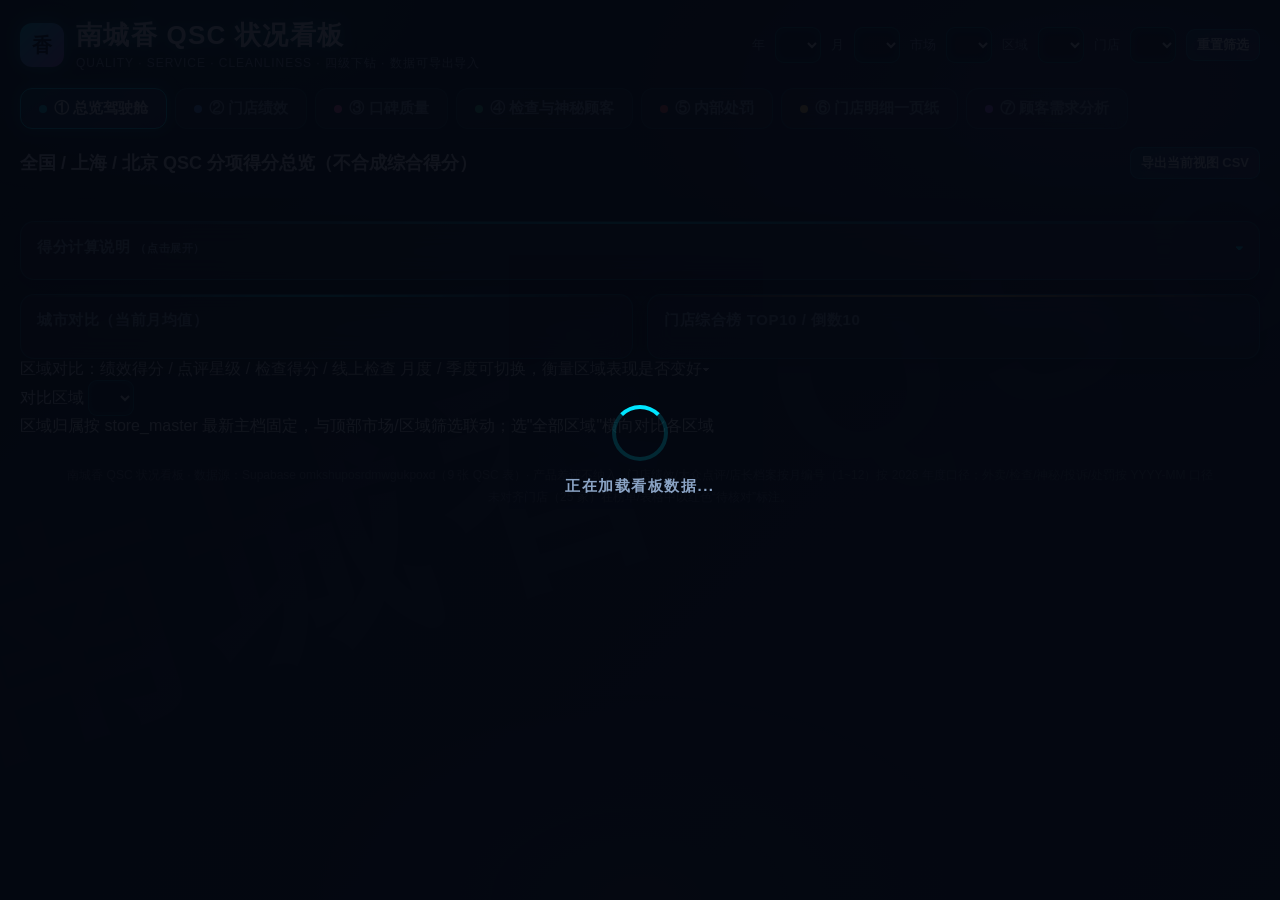
<file: qsc/index.html>
<!DOCTYPE html>
<html lang="zh-CN">
<head>
<meta charset="UTF-8">
<meta name="viewport" content="width=device-width, initial-scale=1.0">
<title>南城香 QSC 状况看板</title>
<style>
  :root{
    --bg0:#04070f; --bg1:#081426; --bg2:#0d1d3a;
    --cyan:#00e5ff; --purple:#b26bff; --pink:#ff6ac1; --yellow:#ffd166; --orange:#ff9f43;
    --red:#ff5c5c; --green:#34d399; --blue:#4d9fff; --white:#eaf6ff; --dim:#8aa3c4;
    --card:rgba(255,255,255,.055); --card-bd:rgba(0,229,255,.28); --radius:14px;
  }
  *{box-sizing:border-box; margin:0; padding:0;}
  html,body{height:100%;}
  body{
    font-family:"Microsoft YaHei","PingFang SC","Segoe UI",sans-serif;
    background:linear-gradient(135deg,#04070f 0%,#081426 45%,#0b1a38 100%);
    color:var(--white); min-height:100vh; overflow-x:hidden;
  }
  /* 背景霓虹光晕 */
  body::before{
    content:""; position:fixed; inset:0; pointer-events:none; z-index:0;
    background:
      radial-gradient(600px 300px at 15% 0%, rgba(0,229,255,.12), transparent 70%),
      radial-gradient(700px 350px at 85% 10%, rgba(178,107,255,.14), transparent 70%),
      radial-gradient(500px 300px at 50% 100%, rgba(255,106,193,.08), transparent 70%);
  }
  .watermark{
    position:fixed; inset:0; display:flex; align-items:center; justify-content:center;
    pointer-events:none; z-index:0; overflow:hidden;
  }
  .watermark span{
    font-size:18vw; font-weight:900; letter-spacing:.12em; white-space:nowrap;
    color:rgba(120,190,255,.045); transform:rotate(-18deg); user-select:none;
  }
  .wrap{position:relative; z-index:2; max-width:1560px; margin:0 auto; padding:18px 20px 40px;}

  /* 顶栏 */
  header{display:flex; align-items:center; justify-content:space-between; flex-wrap:wrap; gap:12px; margin-bottom:16px;}
  .brand{display:flex; align-items:center; gap:12px;}
  .logo{
    width:44px; height:44px; border-radius:12px; display:flex; align-items:center; justify-content:center;
    background:linear-gradient(135deg,var(--cyan),var(--purple)); font-weight:900; font-size:20px; color:#04101f;
    box-shadow:0 0 18px rgba(0,229,255,.5);
  }
  h1{font-size:26px; font-weight:900; letter-spacing:.05em; text-shadow:0 0 14px rgba(0,229,255,.55);}
  .sub{font-size:12px; color:var(--dim); margin-top:2px; letter-spacing:.08em;}

  .filters{display:flex; flex-wrap:wrap; gap:10px; align-items:center;}
  .filters label{font-size:13px; color:var(--dim);}
  select, .btn{
    background:rgba(8,20,38,.85); color:var(--white); border:1px solid rgba(0,229,255,.4);
    border-radius:9px; padding:8px 12px; font-size:14px; font-weight:700; outline:none; cursor:pointer;
    box-shadow:0 0 10px rgba(0,229,255,.12) inset;
  }
  select:hover{border-color:var(--cyan);}
  select:disabled{opacity:.45; cursor:not-allowed;}
  .btn{
    background:linear-gradient(135deg,rgba(0,229,255,.18),rgba(178,107,255,.18));
    transition:all .2s;
  }
  .btn:hover{box-shadow:0 0 16px rgba(0,229,255,.45); transform:translateY(-1px);}
  .btn.small{padding:6px 10px; font-size:13px;}
  .btn.glow{background:linear-gradient(135deg,var(--cyan),var(--purple)); color:#04101f; border:none; font-weight:900;}

  /* Tab */
  nav.tabs{display:flex; gap:8px; flex-wrap:wrap; margin-bottom:18px;}
  .tab{
    padding:10px 18px; border-radius:12px; cursor:pointer; font-size:15px; font-weight:800;
    background:var(--card); border:1px solid rgba(0,229,255,.22); color:var(--dim);
    transition:all .2s; backdrop-filter:blur(10px);
  }
  .tab:hover{color:var(--white); border-color:var(--cyan);}
  .tab.active{
    background:linear-gradient(135deg,rgba(0,229,255,.22),rgba(178,107,255,.22));
    color:var(--white); border-color:var(--cyan); box-shadow:0 0 16px rgba(0,229,255,.35);
  }
  .tab .dot{display:inline-block; width:8px; height:8px; border-radius:50%; margin-right:7px;}

  /* 卡片 */
  .cards{display:grid; gap:14px;}
  .cards.cols4{grid-template-columns:repeat(auto-fit,minmax(210px,1fr));}
  .cards.cols3{grid-template-columns:repeat(auto-fit,minmax(260px,1fr));}
  .cards.cols2{grid-template-columns:repeat(auto-fit,minmax(340px,1fr));}
  .card{
    background:var(--card); border:1px solid var(--card-bd); border-radius:var(--radius);
    padding:16px; backdrop-filter:blur(12px); box-shadow:0 4px 24px rgba(0,0,0,.35);
    position:relative; overflow:hidden;
  }
  .card::before{
    content:""; position:absolute; left:0; top:0; width:100%; height:2px;
    background:linear-gradient(90deg,transparent,var(--accent,var(--cyan)),transparent); opacity:.8;
  }
  .card h3{font-size:15px; font-weight:800; color:var(--dim); margin-bottom:12px; letter-spacing:.04em;}
  .card h3 .mod{float:right; font-size:11px; color:var(--dim); font-weight:600;}
  .big{font-size:34px; font-weight:900; text-shadow:0 0 16px var(--accent,var(--cyan)); line-height:1.15;}
  .big.gold{color:var(--yellow); text-shadow:0 0 16px rgba(255,209,102,.7);}
  .big.cyan{color:var(--cyan);}
  .big.purple{color:var(--purple);}
  .big.pink{color:var(--pink);}
  .big.green{color:var(--green);}
  .big.blue{color:var(--blue);}
  .big.red{color:var(--red);}
  .big.orange{color:var(--orange);}
  .unit{font-size:13px; color:var(--dim); font-weight:600; margin-left:4px;}
  .hint{font-size:12px; color:var(--dim); margin-top:6px;}
  .row{display:flex; align-items:center; justify-content:space-between; flex-wrap:wrap; gap:8px; margin-bottom:14px;}
  .row .title{font-size:18px; font-weight:900;}
  .score-up{color:var(--blue); font-weight:900;}
  .score-bad{color:var(--red); font-weight:900;}
  .score-ok{color:var(--green); font-weight:900;}
  .unmatched{color:var(--red); font-weight:900; font-size:12px; border:1px solid rgba(255,92,92,.6); border-radius:6px; padding:1px 6px; margin-left:6px;}
  .empty{color:var(--dim); font-size:13px; padding:20px 0; text-align:center;}

  /* 表格 */
  .tbl-wrap{overflow:auto; max-height:560px; border-radius:10px; border:1px solid rgba(0,229,255,.15);}
  table{width:100%; border-collapse:collapse; font-size:13.5px; white-space:nowrap;}
  thead th{
    position:sticky; top:0; z-index:5; background:rgba(9,22,46,.97);
    padding:10px 10px; font-weight:800; color:var(--cyan); border-bottom:1px solid rgba(0,229,255,.3);
    text-align:left; letter-spacing:.03em;
  }
  tbody td{padding:9px 10px; border-bottom:1px solid rgba(255,255,255,.06); color:var(--white);}
  tbody tr{cursor:pointer; transition:background .15s;}
  tbody tr:hover{background:rgba(0,229,255,.08);}
  tbody tr.row-unmatched td{color:#ffb4b4;}
  .num{font-variant-numeric:tabular-nums; font-weight:800;}
  .badge{display:inline-block; min-width:30px; text-align:center; padding:3px 8px; border-radius:8px; font-weight:900; font-size:12.5px; color:#04101f;}
  .badge.S{background:linear-gradient(135deg,#ffd700,#ffb347); box-shadow:0 0 10px rgba(255,215,0,.6);}
  .badge.A{background:linear-gradient(135deg,#34d399,#22c55e); box-shadow:0 0 10px rgba(52,211,153,.6);}
  .badge.B{background:linear-gradient(135deg,#4d9fff,#38bdf8); box-shadow:0 0 10px rgba(77,159,255,.6);}
  .badge.C{background:linear-gradient(135deg,#ff9f43,#fb923c); box-shadow:0 0 10px rgba(255,159,67,.6);}
  .badge.D{background:linear-gradient(135deg,#ff5c5c,#ef4444); box-shadow:0 0 10px rgba(255,92,92,.6);}
  .badge.none{background:#3a4a63; color:#cfe0f5; box-shadow:none;}

  /* 柱状 */
  .bars{display:flex; align-items:flex-end; gap:8px; height:170px; padding-top:10px;}
  .bar-col{flex:1; display:flex; flex-direction:column; align-items:center; gap:6px; min-width:0;}
  .bar{
    width:100%; max-width:56px; border-radius:7px 7px 3px 3px;
    background:linear-gradient(180deg,var(--bar-c,var(--cyan)),rgba(0,229,255,.25));
    box-shadow:0 0 12px var(--bar-c,var(--cyan)); transition:height .4s; position:relative; min-height:2px;
  }
  .bar-val{font-size:12px; font-weight:900; color:var(--white); text-shadow:0 0 8px var(--bar-c,var(--cyan));}
  .bar-label{font-size:11px; color:var(--dim); white-space:nowrap; overflow:hidden; text-overflow:ellipsis; max-width:110px;}
  .legend{display:flex; gap:14px; flex-wrap:wrap; margin-top:10px; font-size:12px; color:var(--dim);}
  .legend i{display:inline-block; width:12px; height:12px; border-radius:3px; margin-right:5px; vertical-align:-1px;}

  /* 环形 */
  .donut{width:170px; height:170px; border-radius:50%; margin:6px auto; position:relative;}
  .donut .inner{
    position:absolute; inset:22px; border-radius:50%; background:rgba(6,14,30,.92);
    display:flex; flex-direction:column; align-items:center; justify-content:center;
  }
  .donut .inner b{font-size:26px; font-weight:900; text-shadow:0 0 12px var(--cyan);}

  /* SVG 折线 */
  svg.trend{width:100%; height:210px; display:block;}
  svg.trend text{fill:var(--dim); font-size:11px;}

  /* 矩阵 */
  .matrix-wrap{overflow:auto; max-height:620px; border-radius:10px; border:1px solid rgba(0,229,255,.15);}
  .matrix-wrap table th.corner{position:sticky; left:0; z-index:6; background:rgba(9,22,46,.98);}
  .matrix-wrap table td.sname{position:sticky; left:0; z-index:4; background:rgba(9,22,46,.95); font-weight:800; cursor:pointer;}
  .matrix-wrap table td.sname:hover{color:var(--cyan);}
  .cell-mgr{display:inline-block; padding:4px 8px; border-radius:7px; background:rgba(0,229,255,.12); color:var(--white); font-weight:700; font-size:12.5px; cursor:pointer; border:1px solid rgba(0,229,255,.25);}
  .cell-mgr:hover{box-shadow:0 0 10px rgba(0,229,255,.5);}
  .cell-empty{color:#4c617e; font-size:12px; padding:4px 6px; display:inline-block;}

  /* 内容明细层 */
  .plat-badge{display:inline-block; padding:2px 9px; border-radius:7px; font-weight:800; font-size:11.5px; color:#04101f;}
  .plat-dp{background:linear-gradient(135deg,#ff6ac1,#ff8fd6);}
  .plat-mt{background:linear-gradient(135deg,#ffd166,#ffe08a);}
  .plat-gzh{background:linear-gradient(135deg,#34d399,#6ee7b7);}
  .plat-tel{background:linear-gradient(135deg,#ff9f43,#ffc37a);}
  .plat-other{background:linear-gradient(135deg,#4d9fff,#7db8ff);}
  .cat-badge{display:inline-block; padding:2px 9px; border-radius:7px; font-weight:800; font-size:11.5px; color:#04101f;}
  .cat-0{background:linear-gradient(135deg,#ff6ac1,#ff8fd6);}
  .cat-1{background:linear-gradient(135deg,#ffd166,#ffe08a);}
  .cat-2{background:linear-gradient(135deg,#b26bff,#d09cff);}
  .cat-3{background:linear-gradient(135deg,#00e5ff,#5ef0ff);}
  .cat-4{background:linear-gradient(135deg,#34d399,#6ee7b7);}
  .cat-5{background:linear-gradient(135deg,#4d9fff,#7db8ff);}
  .cat-6{background:linear-gradient(135deg,#ff5c5c,#ff8a8a);}
  .cat-7{background:linear-gradient(135deg,#ff9f43,#ffc37a);}
  .cat-8{background:linear-gradient(135deg,#8aa3c4,#b0c4de);}
  .cat-9{background:linear-gradient(135deg,#ffd166,#ff5c5c);}
  .cat-other{background:#3a4a63; color:#cfe0f5;}
  .detail-item{display:flex; gap:12px; padding:12px 14px; border-radius:10px; border:1px solid rgba(255,255,255,.07); background:rgba(255,255,255,.025); margin-bottom:8px; flex-wrap:wrap;}
  .detail-item .d-meta{display:flex; gap:8px; align-items:center; flex-wrap:wrap; min-width:220px;}
  .detail-item .d-content{flex:1; min-width:280px; font-size:13px; line-height:1.65; color:var(--white);}
  .detail-item .d-content .more{cursor:pointer; color:var(--cyan); font-weight:700; margin-left:6px;}
  .detail-item .d-content .more:hover{text-shadow:0 0 8px var(--cyan);}
  .fine-red{color:#ff5c5c; font-weight:900; font-size:12.5px; text-shadow:0 0 8px rgba(255,92,92,.5);}
  .tag-cloud{display:flex; gap:8px; flex-wrap:wrap; margin-bottom:12px;}
  .tag-pill{padding:5px 12px; border-radius:20px; font-size:12.5px; font-weight:800; color:#04101f;}
  .tag-pill .n{margin-left:4px; font-weight:900;}
  .reg-row.active{background:rgba(0,229,255,.18) !important; box-shadow:inset 3px 0 0 var(--cyan);}
  .d-summary{font-size:12px; color:var(--dim); margin-bottom:10px;}

  /* Modal */
  .mask{position:fixed; inset:0; z-index:50; background:rgba(2,6,16,.72); backdrop-filter:blur(6px); display:none; align-items:center; justify-content:center; padding:20px;}
  .mask.show{display:flex;}
  .modal{
    background:linear-gradient(160deg,#0a1830,#0c2038); border:1px solid rgba(0,229,255,.45); border-radius:16px;
    width:min(960px,96vw); max-height:90vh; overflow:auto; padding:22px; box-shadow:0 0 40px rgba(0,229,255,.28);
  }
  .modal .mhead{display:flex; justify-content:space-between; align-items:center; margin-bottom:16px;}
  .modal .mhead h2{font-size:21px; font-weight:900; text-shadow:0 0 12px rgba(0,229,255,.5);}
  .modal .close{cursor:pointer; font-size:24px; color:var(--dim);}
  .modal .close:hover{color:var(--red);}

  #toast{
    position:fixed; left:50%; bottom:34px; transform:translateX(-50%); z-index:99;
    background:rgba(8,20,38,.95); border:1px solid var(--cyan); color:var(--white);
    padding:12px 22px; border-radius:10px; font-size:14px; font-weight:700; display:none;
    box-shadow:0 0 20px rgba(0,229,255,.4);
  }
  #loading{
    position:fixed; inset:0; z-index:100; background:rgba(4,7,15,.94); display:flex;
    flex-direction:column; align-items:center; justify-content:center; gap:16px;
  }
  .spinner{width:56px; height:56px; border-radius:50%; border:4px solid rgba(0,229,255,.15); border-top-color:var(--cyan); animation:spin 1s linear infinite;}
  @keyframes spin{to{transform:rotate(360deg);}}
  #loading .lt{font-size:15px; color:var(--dim); font-weight:700; letter-spacing:.1em;}
  .section{display:none;}
  .section.active{display:block; animation:fadeIn .3s;}
  @keyframes fadeIn{from{opacity:0; transform:translateY(8px);} to{opacity:1; transform:none;}}
  .tip{font-size:12px; color:var(--dim); margin-top:8px; line-height:1.6;}
  footer{margin-top:28px; text-align:center; color:#54647c; font-size:12px; line-height:1.8;}
  @media (max-width:820px){ h1{font-size:20px;} .big{font-size:27px;} }

/* ===== 本次改造新增样式：可点击标签 / 得分说明 / 处罚分组 / 粒度按钮 / 等级堆叠 ===== */
.clickable{cursor:pointer; color:var(--cyan); font-weight:800; text-decoration:none; border-bottom:1px dashed rgba(0,229,255,.55); transition:filter .15s;}
.clickable:hover{filter:brightness(1.4);}
a.clickable{color:var(--cyan);}
.clickable.pink{color:var(--pink); border-color:rgba(255,106,193,.55);}
.score-help{background:rgba(8,20,38,.6); border:1px dashed rgba(0,229,255,.35); border-radius:12px; padding:12px 14px; font-size:13px; line-height:1.8; color:var(--dim);}
.score-help b{color:var(--white);}
.score-help .f{font-family:Consolas,Menlo,monospace; color:var(--cyan); font-weight:800;}
.score-help .row2{display:flex; gap:14px; flex-wrap:wrap; margin-top:6px;}
.score-help .row2 > div{flex:1 1 200px; background:rgba(255,255,255,.04); border-radius:8px; padding:8px 10px;}
.pen-group{display:flex; align-items:center; justify-content:space-between; gap:8px; padding:8px 12px; border-radius:8px; background:rgba(255,255,255,.05); margin:8px 0 4px; cursor:pointer; font-weight:800; font-size:13px; color:var(--white); border:1px solid rgba(255,255,255,.08);}
.pen-group:hover{border-color:rgba(0,229,255,.5);}
.pen-group .g-n{font-size:11px; color:var(--dim); font-weight:600;}
.pen-g-body{display:block;}
.pen-g-body.hide{display:none;}
.gran-btn{background:rgba(8,20,38,.85); color:var(--dim); border:1px solid rgba(255,255,255,.18); border-radius:8px; padding:2px 9px; font-size:12px; cursor:pointer; margin-left:4px;}
.gran-btn.on{color:#04101f; background:var(--cyan); border-color:var(--cyan); font-weight:800;}
.gstack{display:flex; height:13px; border-radius:7px; overflow:hidden; min-width:96px; background:rgba(255,255,255,.06);}
.gstack span{display:block; height:100%;}
.glegend{display:flex; gap:12px; flex-wrap:wrap; margin:8px 0 2px; font-size:11.5px; color:var(--dim);}
.tag-pill.tag-on{outline:2px solid var(--cyan); outline-offset:2px;}
.cat-10{background:linear-gradient(135deg,#f78fb3,#ffb8d0);}
.cat-11{background:linear-gradient(135deg,#c56cf0,#e0aaff);}
/* 区域对比变化率颜色标注 */
.rc-block span.rc-good{color:var(--blue)!important; font-weight:700!important;}
.rc-block span.rc-bad{color:var(--red)!important; font-weight:700!important;}
.rc-block span.rc-dim{color:var(--dim)!important; font-weight:600!important;}
.rc-mode{display:flex; gap:6px; align-items:center;}
.rc-mode-btn{border:1px solid var(--line,#334); background:var(--card,#12161f); color:var(--dim,#8a93a6); padding:2px 12px; border-radius:6px; cursor:pointer; font-size:12px;}
.rc-mode-btn.on{background:var(--blue,#4d9fff); color:#fff; border-color:var(--blue,#4d9fff); font-weight:600;}
.sp-picker{position:relative; display:inline-block;}
.sp-picker input#spStoreSel{min-width:220px; padding:8px 12px; font-size:14px; font-weight:700; color:var(--white); background:rgba(8,20,38,.85); border:1px solid rgba(0,229,255,.4); border-radius:9px; outline:none; box-shadow:0 0 10px rgba(0,229,255,.12) inset;}
.sp-picker input#spStoreSel:focus{border-color:var(--cyan);}
.sp-picker input#spStoreSel::placeholder{color:var(--dim); font-weight:400; opacity:.8;}
.sp-list{position:absolute; top:calc(100% + 4px); left:0; min-width:100%; max-width:320px; max-height:240px; overflow:auto; z-index:99; background:rgba(10,16,28,.98); border:1px solid rgba(0,229,255,.35); border-radius:10px; box-shadow:0 10px 30px rgba(0,0,0,.5); backdrop-filter:blur(8px);}
.sp-list .sp-opt{display:block; width:100%; text-align:left; padding:8px 12px; background:transparent; border:0; color:var(--white); font-size:13px; cursor:pointer;}
.sp-list .sp-opt:hover{background:rgba(0,229,255,.16);}
.sp-list .sp-empty{padding:9px 12px; color:var(--dim); font-size:13px;}
.clickable-row{cursor:pointer;}
.clickable-row:hover{background:rgba(0,229,255,.12);}
.clickable-row td:first-child{color:var(--cyan); font-weight:800;}
</style>
</head>
<body>
<div class="watermark"><span>南城香 QSC</span></div>
<div id="loading">
  <div class="spinner"></div>
  <div class="lt">正在加载看板数据...</div>
</div>
<div id="toast"></div>

<div class="wrap">
  <header>
    <div class="brand">
      <div class="logo">香</div>
      <div>
        <h1>南城香 QSC 状况看板</h1>
        <div class="sub">QUALITY · SERVICE · CLEANLINESS · 四级下钻 · 数据可导出导入</div>
      </div>
    </div>
    <div class="filters" id="filters">
      <label>年</label>
      <select id="selYear"></select>
      <label>月</label>
      <select id="selMonth"></select>
      <span id="annualTag" style="display:none; font-size:12px; color:#04101f; background:linear-gradient(135deg,#ffd700,#ffb347); padding:4px 10px; border-radius:8px; font-weight:900; box-shadow:0 0 12px rgba(255,215,0,.5);">年度累计视图</span>
      <label>市场</label>
      <select id="selMarket"></select>
      <label>区域</label>
      <select id="selRegion"></select>
      <label>门店</label>
      <select id="selStore"></select>
      <button class="btn small" id="btnReset">重置筛选</button>
    </div>
  </header>

  <nav class="tabs" id="tabs">
    <div class="tab active" data-tab="overview"><span class="dot" style="background:#00e5ff"></span>① 总览驾驶舱</div>
    <div class="tab" data-tab="perf"><span class="dot" style="background:#4d9fff"></span>② 门店绩效</div>
    <div class="tab" data-tab="reputation"><span class="dot" style="background:#ff6ac1"></span>③ 口碑质量</div>
    <div class="tab" data-tab="inspection"><span class="dot" style="background:#34d399"></span>④ 检查与神秘顾客</div>
    <div class="tab" data-tab="penalty"><span class="dot" style="background:#ff5c5c"></span>⑤ 内部处罚</div>
    <div class="tab" data-tab="manager"><span class="dot" style="background:#ffd166"></span>⑥ 门店明细一页纸</div>
    <div class="tab" data-tab="need"><span class="dot" style="background:#b26bff"></span>⑦ 顾客需求分析</div>
  </nav>

  <!-- ① 总览 -->
  <section class="section active" id="sec-overview">
    <div class="row">
      <div class="title">全国 / 上海 / 北京 QSC 分项得分总览（不合成综合得分）</div>
      <button class="btn small" onclick="exportOverview()">导出当前视图 CSV</button>
    </div>
    <div class="cards cols3" id="ovRegionCards"></div>
    <div class="cards cols4" id="ovModuleCards" style="margin-top:14px;"></div>
    <div class="card" style="--accent:#00e5ff; margin-top:14px;">
      <div class="row" style="margin-bottom:6px; cursor:pointer;" onclick="toggleScoreHelp()">
        <h3 style="margin:0;">得分计算说明 <span id="scoreHelpArrow" style="font-size:11px; color:var(--dim); font-weight:600;">（点击展开）</span></h3>
        <span style="color:var(--cyan); font-weight:800;">▾</span>
      </div>
      <div id="scoreHelp" style="display:none;"></div>
    </div>

    <div class="cards cols2" style="margin-top:14px;">
      <div class="card" style="--accent:#00e5ff;"><h3>城市对比（当前月均值）</h3><div id="ovCityCompare"></div></div>
      <div class="card" style="--accent:#ffd166;">
        <h3>门店综合榜 TOP10 / 倒数10 <span class="mod" id="ovRankHint"></span></h3>
        <div class="cards cols2" style="grid-template-columns:1fr 1fr;">
          <div id="ovTop10"></div>
          <div id="ovBottom10"></div>
        </div>
      </div>
    </div>
    <div class="rc-block" id="rc-block-overview">
      <div class="rc-head" onclick="toggleRC('overview')">区域对比：绩效得分 / 点评星级 / 检查得分 / 线上检查 <span class="rc-head-tag">月度 / 季度可切换，衡量区域表现是否变好</span><span class="rc-caret">▾</span></div>
      <div class="rc-body" id="rc-body-overview">
        <div class="rc-toolbar">
          <label>对比区域</label>
          <select id="rcSel-overview" onchange="rcSetRegion('overview', this.value)"></select>
          <div id="rcMode-overview" class="rc-mode"></div>
          <span class="rc-note">区域归属按 store_master 最新主档固定，与顶部市场/区域筛选联动；选"全部区域"横向对比各区域</span>
        </div>
        <div id="rc-content-overview"></div>
      </div>
    </div>
  </section>

  <!-- ② 门店绩效 -->
  <section class="section" id="sec-perf">
    <div class="row">
      <div class="title">门店绩效得分排名（S / A / B / C / D 分级）</div>
      <button class="btn small" onclick="exportPerf()">导出当前视图 CSV</button>
    </div>
    <div class="card" style="--accent:#4d9fff; margin-bottom:14px;">
      <h3>区域分区视图 <span class="mod" id="perfRegionMeta"></span></h3>
      <div class="cards cols3" style="grid-template-columns:minmax(0,1.25fr) minmax(0,1fr) minmax(0,1.5fr);">
        <div>
          <div id="perfRegionTitle" style="font-size:13px; font-weight:800; color:var(--dim); margin-bottom:8px;">区域平均分对比（当前筛选当月）</div>
          <div id="perfRegionBars"></div>
        </div>
        <div>
          <div style="font-size:13px; font-weight:800; color:var(--dim); margin-bottom:8px;">S / A / B / C / D 分级分布</div>
          <div id="perfRegionGrade"></div>
        </div>
        <div>
          <div style="font-size:13px; font-weight:800; color:var(--dim); margin-bottom:8px;">区域榜单（点击行联动筛选下方绩效表，再点取消）</div>
          <div class="tbl-wrap" style="max-height:320px;"><table id="perfRegionTable"><thead><tr><th>#</th><th>区域</th><th>门店数</th><th>平均分</th><th>最高分门店</th></tr></thead><tbody></tbody></table></div>
        </div>
      </div>
    </div>
    <div class="cards cols2" style="grid-template-columns:minmax(0,2.2fr) minmax(0,1fr);">
      <div class="card" style="--accent:#4d9fff;">
        <h3>绩效排名表 <span class="mod" id="perfMeta"></span></h3>
        <div class="tbl-wrap"><table id="perfTable"><thead><tr><th>#</th><th>门店</th><th>区域</th><th>绩效得分</th><th>外部得分</th><th>内部得分</th><th>评级</th></tr></thead><tbody></tbody></table></div>
      </div>
      <div class="card" style="--accent:#00e5ff;">
        <h3>月度绩效趋势</h3>
        <div id="perfTrend"></div>
        <div class="tip">按当前筛选范围内门店的绩效得分月度均值绘制（月份为绩效表口径 1~12）。</div>
      </div>
    </div>
    <div class="rc-block" id="rc-block-perf">
      <div class="rc-head" onclick="toggleRC('perf')">区域对比：绩效得分 <span class="rc-head-tag">月度 / 季度可切换，衡量区域表现是否变好</span><span class="rc-caret">▾</span></div>
      <div class="rc-body" id="rc-body-perf">
        <div class="rc-toolbar">
          <label>对比区域</label>
          <select id="rcSel-perf" onchange="rcSetRegion('perf', this.value)"></select>
          <div id="rcMode-perf" class="rc-mode"></div>
          <span class="rc-note">区域归属按 store_master 最新主档固定，与顶部市场/区域筛选联动；选"全部区域"横向对比各区域</span>
        </div>
        <div id="rc-content-perf"></div>
      </div>
    </div>
  </section>

  <!-- ③ 口碑质量 -->
  <section class="section" id="sec-reputation">
    <div class="row">
      <div class="title">口碑质量：大众点评星级 · 点评差评 · 外卖差评（不含产品差评）</div>
      <button class="btn small" onclick="exportReputation()">导出当前视图 CSV</button>
    </div>
    <div class="cards cols3" style="grid-template-columns:repeat(auto-fit,minmax(300px,1fr));">
      <div class="card" style="--accent:#ff6ac1;">
        <h3>大众点评星级分布 <span class="mod" id="dpMeta"></span></h3>
        <div id="dpDist"></div>
      </div>
      <div class="card" style="--accent:#ffd166;">
        <h3>点评差评数趋势（近 9 月）</h3>
        <div id="dpNegTrend"></div>
      </div>
      <div class="card" style="--accent:#b26bff;">
        <h3>外卖差评对比（仅差评数与差评率）<span class="mod" id="wmMeta"></span></h3>
        <div id="wmCompare"></div>
        <div class="tip">按平台分组对比总单量 / 差评数 / 差评率；本页不展示绩效扣分与整改结果（产品差评不纳入）。</div>

    <div class="card" style="--accent:#ffd166; margin-top:14px;">
      <div class="row" style="margin-bottom:10px;">
        <h3 style="margin:0;">门店差评排行 <span class="mod" id="cmpRankMeta"></span></h3>
      </div>
      <div class="tbl-wrap" style="max-height:420px;"><table id="cmpStoreRank"><thead><tr><th>#</th><th>门店</th><th>城市</th><th>区域</th><th>差评数</th><th>主要问题类型</th></tr></thead><tbody></tbody></table></div>
      <div class="tip">按门店聚合当前筛选范围内的投诉/差评记录数排序（店次去重为门店）；点击门店查看该店全部差评明细。</div>
    </div>

      </div>
    </div>
    <div class="card" style="--accent:#ff6ac1; margin-top:14px;">
      <div class="row" style="margin-bottom:10px;">
        <h3 style="margin:0;">点评投诉明细</h3>
        <div style="display:flex; gap:10px; align-items:center; flex-wrap:wrap;">
          <label>平台</label>
          <select id="selCmpPlatform" style="width:130px;">
            <option value="">全部平台</option>
            <option value="点评">点评</option>
            <option value="美团">美团</option>
            <option value="公众号">公众号</option>
            <option value="电话投诉">电话投诉</option>
            <option value="其他">其他</option>
          </select>
          <button class="btn small" onclick="exportComplaintDetail()">导出明细 CSV</button>
        </div>
      </div>
      <div id="cmpDetailSummary"></div>
      <div id="cmpDetailList" style="max-height:500px; overflow:auto; margin-top:10px;"></div>
      <div style="text-align:center; margin-top:10px;"><button class="btn small" id="btnCmpMore" style="display:none;">加载更多</button></div>
    </div>
    <div class="rc-block" id="rc-block-reputation">
      <div class="rc-head" onclick="toggleRC('reputation')">区域对比：点评投诉量 / 外卖差评量 <span class="rc-head-tag">月度 / 季度可切换，衡量区域表现是否变好</span><span class="rc-caret">▾</span></div>
      <div class="rc-body" id="rc-body-reputation">
        <div class="rc-toolbar">
          <label>对比区域</label>
          <select id="rcSel-reputation" onchange="rcSetRegion('reputation', this.value)"></select>
          <div id="rcMode-reputation" class="rc-mode"></div>
          <span class="rc-note">区域归属按 store_master 最新主档固定，与顶部市场/区域筛选联动；选"全部区域"横向对比各区域</span>
        </div>
        <div id="rc-content-reputation"></div>
      </div>
    </div>
  </section>

  <!-- ④ 检查与神秘顾客 -->
  <section class="section" id="sec-inspection">
    <div class="row">
      <div class="title">巡店检查与神秘顾客</div>
      <button class="btn small" onclick="exportInspection()">导出当前视图 CSV</button>
      <label>检查口径版本</label>
      <select id="selVersion" style="width:140px;">
        <option value="">全部版本</option>
        <option value="2.0线上">2.0线上</option>
        <option value="其他线上">其他线上</option>
      </select>
    </div>
    <div class="cards cols2" style="margin-bottom:14px;">
      <div class="card" style="--accent:#34d399;">
        <h3>线下巡店检查 <span class="mod" id="insMetaOffline"></span></h3>
        <div class="big green" id="insValOffline">--</div>
        <div class="hint" id="insHintOffline"></div>
      </div>
      <div class="card" style="--accent:#00e5ff;">
        <h3>线上检查 <span class="mod" id="insMetaOnline"></span></h3>
        <div class="big cyan" id="insValOnline">--</div>
        <div class="hint" id="insHintOnline"></div>
      </div>
    </div>
    <div class="cards cols2">
      <div class="card" style="--accent:#34d399;">
        <h3>巡店检查趋势（线下 vs 线上，版本口径切换）</h3>
        <div id="insTrend"></div>
      </div>
      <div class="card" style="--accent:#00e5ff;">
        <h3>神秘顾客总得分排行（仅总得分）<span class="mod" id="mystMeta"></span></h3>
        <div class="tbl-wrap"><table id="mystTable"><thead><tr><th>#</th><th>门店</th><th>区域</th><th>总得分</th></tr></thead><tbody></tbody></table></div>
        <div class="tip">按总部要求仅展示总得分，分项分数（品质/服务/环境/安全）不展示。</div>
      </div>
    </div>
    <div class="rc-block" id="rc-block-inspection">
      <div class="rc-head" onclick="toggleRC('inspection')">区域对比：线下检查 / 线上检查 / 神秘得分 <span class="rc-head-tag">月度 / 季度可切换，衡量区域表现是否变好</span><span class="rc-caret">▾</span></div>
      <div class="rc-body" id="rc-body-inspection">
        <div class="rc-toolbar">
          <label>对比区域</label>
          <select id="rcSel-inspection" onchange="rcSetRegion('inspection', this.value)"></select>
          <div id="rcMode-inspection" class="rc-mode"></div>
          <span class="rc-note">区域归属按 store_master 最新主档固定，与顶部市场/区域筛选联动；选"全部区域"横向对比各区域</span>
        </div>
        <div id="rc-content-inspection"></div>
      </div>
    </div>
  </section>

  <!-- ⑤ 内部处罚 -->
  <section class="section" id="sec-penalty">
    <div class="row">
      <div class="title">内部处罚分析</div>
      <button class="btn small" onclick="exportPenalty()">导出当前视图 CSV</button>
    </div>
    <div class="cards cols3">
      <div class="card" style="--accent:#ff5c5c;">
        <h3>处罚数量趋势 <span style="float:right; font-weight:600;"><button class="gran-btn on" id="granMonth" onclick="setPenGran('month')">月</button><button class="gran-btn" id="granWeek" onclick="setPenGran('week')">周</button><button class="gran-btn" id="granDay" onclick="setPenGran('day')">日</button></span></h3>
        <div id="penTrend"></div>
      </div>
      <div class="card" style="--accent:#ff9f43;">
        <h3>违纪类型分布</h3>
        <div id="penType"></div>
      </div>
      <div class="card" style="--accent:#ffd166;">
        <h3>门店处罚个数排行</h3>
        <div class="tbl-wrap" style="max-height:380px;"><table id="penMoney"><thead><tr><th>#</th><th>门店</th><th>处罚次数</th><th>罚款金额</th></tr></thead><tbody></tbody></table></div>
      </div>
    </div>
    <div class="card" style="--accent:#ff5c5c; margin-top:14px;">
      <div class="row" style="margin-bottom:10px;">
        <h3 style="margin:0;">处罚事件明细</h3>
        <button class="btn small" onclick="exportPenaltyDetail()">导出明细 CSV</button>
      </div>
      <div id="penDetailSummary"></div>
      <div id="penDetailList" style="max-height:500px; overflow:auto; margin-top:10px;"></div>
      <div style="text-align:center; margin-top:10px;"><button class="btn small" id="btnPenMore" style="display:none;">加载更多</button></div>
    </div>
    <div class="rc-block" id="rc-block-penalty">
      <div class="rc-head" onclick="toggleRC('penalty')">区域对比：处罚条数 / 罚款金额 <span class="rc-head-tag">月度 / 季度可切换，衡量区域表现是否变好</span><span class="rc-caret">▾</span></div>
      <div class="rc-body" id="rc-body-penalty">
        <div class="rc-toolbar">
          <label>对比区域</label>
          <select id="rcSel-penalty" onchange="rcSetRegion('penalty', this.value)"></select>
          <div id="rcMode-penalty" class="rc-mode"></div>
          <span class="rc-note">区域归属按 store_master 最新主档固定，与顶部市场/区域筛选联动；选"全部区域"横向对比各区域</span>
        </div>
        <div id="rc-content-penalty"></div>
      </div>
    </div>
  </section>

  <!-- ⑥ 店长档案 -->
  <section class="section" id="sec-manager">
    <div class="row">
      <div class="title">门店明细一页纸</div>
      <button class="btn small" id="spExportBtn" onclick="exportStorePage()">导出当前门店 CSV</button>
    </div>
    <div class="filters" style="margin-bottom:14px;flex-wrap:wrap;gap:10px;">
      <label>查看模式</label>
      <div class="rc-mode" id="spModeToggle">
        <button type="button" class="rc-mode-btn on" data-mode="store" onclick="setSpMode('store')">单店</button>
        <button type="button" class="rc-mode-btn" data-mode="region" onclick="setSpMode('region')">区域</button>
      </div>
      <label id="spPickLabel">选择门店</label>
      <div class="sp-picker" id="spStorePickerWrap">
        <input id="spStoreSel" type="text" placeholder="输入门店名搜索…" autocomplete="off" />
        <div class="sp-list" id="spStoreList" style="display:none;"></div>
      </div>
      <select id="spRegionSel" style="display:none;min-width:220px;padding:8px 12px;font-size:14px;font-weight:700;color:var(--white);background:rgba(8,20,38,.85);border:1px solid rgba(0,229,255,.4);border-radius:9px;outline:none;"></select>
      <span class="tip" id="spStoreMeta" style="align-self:center;"></span>
    </div>
    <div id="spPage"></div>
    <details class="card" style="--accent:#ff9f43;margin-top:16px;">
      <summary style="cursor:pointer;font-weight:600;padding:12px 14px;">店长管理视角（按店长聚合）— 辅助区，点击展开 ▾</summary>
      <div style="padding:0 14px 14px;">
        <div class="filters" style="margin-bottom:14px;">
          <label>搜索店长</label>
          <input id="mgrSearch" type="text" placeholder="输入店长姓名过滤…" style="width:180px;">
        </div>
        <div class="card" style="--accent:#ffd166;">
          <h3>店长管理总览 <span class="mod" id="mgrMeta"></span></h3>
          <div class="tbl-wrap" style="max-height:480px;"><table id="mgrMatrix"><thead></thead><tbody></tbody></table></div>
          <div class="tip">按店长维度聚合其在岗门店表现：点击行展开该店长管理门店明细。数据源：store_manager_log（任职记录）+ perf/inspection/mystery（任职期间均值）+ penalty_log（处罚）；暂无奖励数据表，仅展示处罚记录。直管店（汇融天地、迎春路、西宸里）店长标为“区域直管”。</div>
        </div>
      </div>
    </details>
    <div class="rc-block" id="rc-block-manager">
      <div class="rc-head" onclick="toggleRC('manager')">区域对比：店长在岗门店达标率 <span class="rc-head-tag">月度 / 季度可切换，衡量区域表现是否变好</span><span class="rc-caret">▾</span></div>
      <div class="rc-body" id="rc-body-manager">
        <div class="rc-toolbar">
          <label>对比区域</label>
          <select id="rcSel-manager" onchange="rcSetRegion('manager', this.value)"></select>
          <div id="rcMode-manager" class="rc-mode"></div>
          <span class="rc-note">区域归属按 store_master 最新主档固定，与顶部市场/区域筛选联动；选"全部区域"横向对比各区域</span>
        </div>
        <div id="rc-content-manager"></div>
      </div>
    </div>
  </section>

  <!-- ⑦ 顾客需求分析 -->
  <section class="section" id="sec-need">
    <div class="row">
      <div class="title">顾客需求分析 <span class="mod" id="needMeta"></span></div>
      <div style="display:flex;gap:8px;flex-wrap:wrap;">
        <button class="btn small" onclick="exportNeedRank()">导出需求排行 CSV</button>
        <button class="btn small" onclick="exportNeedAdvice()">导出决策建议 CSV</button>
      </div>
    </div>
    <div id="needOverview" style="margin-bottom:14px;padding:12px 14px;border-radius:12px;background:linear-gradient(90deg,rgba(178,107,255,.22),rgba(255,92,92,.18));border:1px solid rgba(255,255,255,.16);font-weight:bold;font-size:14px;line-height:1.7;color:#ffe9d6;"></div>
    <div class="filters" style="margin-bottom:14px;">
      <label>时间维度</label>
      <select id="selNDim">
        <option value="month">月</option>
        <option value="year">年</option>
        <option value="day">日</option>
      </select>
      <label>年</label>
      <select id="selNYear"></select>
      <label>月</label>
      <select id="selNMonth"></select>
      <label>日</label>
      <select id="selNDay"></select>
      <label>市场</label>
      <select id="selNMarket">
        <option value="">全国</option>
        <option value="北京">北京</option>
        <option value="上海">上海</option>
      </select>
    </div>
    <div class="cards cols3">
      <div class="card" style="--accent:#b26bff;">
        <h3>顾客需求排行（七类 · 帕累托 80/20 · 严重度）</h3>
        <div id="needRank"></div>
        <div class="tip">每类标注严重度主导（S1 危机 / S2 重度 / S3 常规 / S4 轻微）、累计占比与尾部区域/门店；数量占比按 80/20 判定帕累托重点。</div>
      </div>
      <div class="card" style="--accent:#00e5ff;">
        <h3>需求趋势（顾客需求总数）</h3>
        <div id="needTrend"></div>
      </div>
      <div class="card" style="--accent:#ff6ac1;">
        <h3 id="needCompareTitle">分市场对比（北京 vs 上海）</h3>
        <div id="needCompare"></div>
      </div>
    </div>
    <div class="card" style="--accent:#00e5ff; margin-top:14px;">
      <div class="row" style="margin-bottom:10px;">
        <h3 style="margin:0;">行业关键指标（千单投诉率 / 重复投诉率 / 环比 / 未处理清单）</h3>
        <span class="mod" id="needIndMeta"></span>
      </div>
      <div id="needIndustry"></div>
    </div>
    <div class="card" style="--accent:#4d9fff; margin-top:14px;">
      <div class="row" style="margin-bottom:10px;">
        <h3 style="margin:0;">七类分类口径说明</h3>
        <span class="mod" id="needCatGuideMeta"></span>
      </div>
      <div id="needCatGuide"></div>
      <div class="tip">分类基于 complaint_log.opportunity 关键词自动归类；每类给出含义、匹配口径与当月典型话术样例。</div>
    </div>
    <div class="card" style="--accent:#ffd166; margin-top:14px;">
      <div class="row" style="margin-bottom:10px;">
        <h3 style="margin:0;">自动整改决策建议</h3>
        <span class="mod" id="needAdviceMeta"></span>
      </div>
      <div id="needAdvice"></div>
      <div class="tip">建议由高频需求类型自动映射生成（类别 → 数据证据 → 建议动作 → 优先级 → 责任口），供运营/门店参考，具体整改以实际情况为准。</div>
    </div>
    <div class="rc-block" id="rc-block-need">
      <div class="rc-head" onclick="toggleRC('need')">区域对比：顾客需求条数 <span class="rc-head-tag">月度 / 季度可切换，衡量区域表现是否变好</span><span class="rc-caret">▾</span></div>
      <div class="rc-body" id="rc-body-need">
        <div class="rc-toolbar">
          <label>对比区域</label>
          <select id="rcSel-need" onchange="rcSetRegion('need', this.value)"></select>
          <div id="rcMode-need" class="rc-mode"></div>
          <span class="rc-note">区域归属按 store_master 最新主档固定，与顶部市场/区域筛选联动；选"全部区域"横向对比各区域</span>
        </div>
        <div id="rc-content-need"></div>
      </div>
    </div>
  </section>

  <footer>
    南城香 QSC 状况看板 · 数据源：Supabase omkshuposrdmwgukpoxd（9 张 QSC 表）· 产品差评不纳入 · 门店绩效/大众点评/店长档案按月编号（1~12）按 2026 年度口径；外卖/检查/神秘/投诉/处罚按 YYYY-MM 口径
    <br>未对齐门店（25 家）在榜单/表格中以红色“待核对”标注。
  </footer>
</div>

<!-- 单店详情 Modal -->
<div class="mask" id="storeMask">
  <div class="modal">
    <div class="mhead">
      <h2 id="mdTitle">单店详情</h2>
      <div class="close" onclick="closeStoreDetail()">✕</div>
    </div>
    <div id="mdBody"></div>
  </div>
</div>

<script>
"use strict";
let spCandidates = [];
/* ===================== 配置 ===================== */
const SUPABASE_URL = "https://omkshuposrdmwgukpoxd.supabase.co";
const ANON_KEY = "eyJhbGciOiJIUzI1NiIsInR5cCI6IkpXVCJ9.eyJpc3MiOiJzdXBhYmFzZSIsInJlZiI6Im9ta3NodXBvc3JkbXdndWtwb3hkIiwicm9sZSI6ImFub24iLCJpYXQiOjE3ODU1NTM2NTcsImV4cCI6MjEwMTEyOTY1N30.WH7ta72Bm2cICuQhW--O26BftF1FJZtN3WNwOddfQO4";
const MOD_COLORS = {perf:"#4d9fff", dianping:"#ff6ac1", complaint:"#ffd166", waimai:"#b26bff", inspection:"#34d399", mystery:"#00e5ff", penalty:"#ff5c5c", manager:"#ff9f43"};

const state = { year: 2026, month: null, market: "", region: "", store: "", version: "", perfRegion: "", cmpPlatform: "", cmpCat: "", penGran: "month", penCat: "", spStore: "", spMode: "store", spRegion: "" };
const data = { stores:[], managerLog:[], perf:[], dianping:[], complaints:[], waimai:[], inspection:[], mystery:[], penalty:[] };
/* 一页纸扩展表（投诉/检查/神秘/处罚/外卖）加载状态：加载中/失败时明细区不得静默渲染 0，需横幅提示并可重试 */
let spExtState = { loading: false, failed: [] };
let availableMonths = [];   // 该月有任一数据（数字月表按 2026 口径并入）
let storeIndex = new Map(); // store_id -> store row
let storeIdPartMap = new Map(); // 组合 store_id 拆出的单店 id -> 主档（如 "01105,01245" -> 双榆树店）
let storeNameIndex = new Map(); // 归一化 store_name -> store row

/* ===================== 工具函数 ===================== */
const $ = id => document.getElementById(id);
const pad2 = n => String(n).padStart(2,"0");
const monthKey = (y,m) => y + "-" + pad2(m);
const num = v => (v === null || v === undefined || v === "" || isNaN(Number(v))) ? null : Number(v);
const ratePct = v => { const n = num(v); if(n === null) return "--"; return (n > 1 ? n : n * 100).toFixed(2) + "%"; };
const esc = s => String(s ?? "").replace(/[&<>"']/g, c => ({"&":"&amp;","<":"&lt;",">":"&gt;","\"":"&quot;","'":"&#39;"}[c]));
const normName = s => String(s ?? "").replace(/[（）()\s·]/g, "").toLowerCase().replace(/店$/, "");
const avg = arr => arr.length ? arr.reduce((a,b)=>a+b,0)/arr.length : null;
const sum = arr => arr.reduce((a,b)=>a+b,0);
const toast = msg => { const t = $("toast"); t.textContent = msg; t.style.display = "block"; clearTimeout(t._h); t._h = setTimeout(()=>t.style.display="none", 2600); };

function groupBy(rows, keyFn){
  const g = {};
  rows.forEach(r => { const k = keyFn(r); (g[k] = g[k] || []).push(r); });
  return g;
}
function downloadCSV(filename, headers, rows, getCell){
  if(!rows.length){ toast("当前视图无数据可导出"); return; }
  let csv = "\uFEFF" + headers.join(",") + "\n";
  rows.forEach((r,i) => {
    csv += headers.map((h,ci) => {
      let v = getCell ? String(getCell(r, h, ci) ?? "") : String(r[h] ?? "");
      v = v.replace(/"/g, '""');
      return /[",\n]/.test(v) ? '"' + v + '"' : v;
    }).join(",") + "\n";
  });
  const a = document.createElement("a");
  a.href = "data:text/csv;charset=utf-8," + encodeURIComponent(csv);
  a.download = filename + "_" + monthKey(state.year, state.month || 1) + ".csv";
  a.click();
}

/* ===================== 内容明细层：区域清洗 / 处罚归类 ===================== */
function normalizeRegion(r){
  const s = String(r ?? "").trim();
  if(!s) return "其他";
  if(s.indexOf("上海") >= 0) return "上海";
  const m = /(?:经营)?([一二三四五六七八九十]+区)/.exec(s);
  if(m) return m[1];
  if(s.indexOf("训练") >= 0) return "训练店";
  return "其他";
}
const CN_NUM = {"一":1,"二":2,"三":3,"四":4,"五":5,"六":6,"七":7,"八":8,"九":9,"十":10};
function regionRank(r){
  if(r === "上海") return 100;
  if(r === "训练店") return 101;
  if(r === "其他") return 102;
  const m = /^([0-9]+(?:\.[0-9]+)?)区$/.exec(r);
  if(m) return Number(m[1]);
  const m2 = /^([一二三四五六七八九十]+)区$/.exec(r);
  if(m2){
    const txt = m2[1];
    if(CN_NUM[txt] !== undefined) return CN_NUM[txt];
    let n = 0;
    for(const ch of txt) n += CN_NUM[ch] || 0;
    if(n) return n;
  }
  return 99;
}
function regionSort(a, b){
  const ra = regionRank(a), rb = regionRank(b);
  if(ra !== rb) return ra - rb;
  return a.localeCompare(b, "zh");
}
const PEN_CAT_ORDER = ["任务未完成","考勤纪律","在岗纪律","安全巡检","食品安全卫生","服务规范","仪容仪表","设备设施","外卖运营","纪律处分","员工管理","其他"];
const PEN_CAT_COLORS = ["#ff5c5c","#ff9f43","#ffd166","#b26bff","#00e5ff","#34d399","#4d9fff","#ff6ac1","#8aa3c4","#f78fb3","#c56cf0","#ffdd59"];
function classifyPenalty(desc){
  const s = String(desc ?? "");
  if(/万店掌|值班|打烊|点评任务|日清|订货|任务|接龙|调研|提交|上传|会议|复盘|宣贯|缺席|检查人|检查结果|执行要求|菜品标准|保留菜品|售卖要求|未按流程|周清|出勤|五早五晚|未上|备货|少放/.test(s)) return "任务未完成";
  if(/旷工|未打卡|迟到|早退|串岗|排班|班次|班表|工时/.test(s)) return "考勤纪律";
  if(/玩手机|吸烟|睡觉|脱岗|离岗|宿舍|烟头|耳机|音乐|抖音|刷手机|打电话|娱乐|听歌|刷视频|视频|趴着|上交手机|在岗位吃/.test(s)) return "在岗纪律";
  if(/燃气|消防|灭火器|安全巡查|电磁炉|火源/.test(s)) return "安全巡检";
  if(/卫生|异物|食品|过期|变质|售卖期|强保|效期|报损|断档|出餐|标签|墩布池|台面|掉落|捡回|食材|鲈鱼|健康证|自采|废弃|边角料|剩余产品|打包盒|最佳售卖|牛奶|还在售卖|继续售卖|最佳食用|使用期|到期|复热|解冻|加热|水浴|蒸箱|煮面|焯|百洁布|钢丝球|餐具|下水道|烟灰|操作标准|非标|SOP|sop|制备|手法|辣椒炒肉|料汁|辣椒圈|料包|非标准操作|标准执行|葱油|煮制|蒸|直接热/.test(s)) return "食品安全卫生";
  if(/服务|态度|投诉|差评|骚扰/.test(s)) return "服务规范";
  if(/仪容|着装|工服|工作服|工牌|口罩|帽子/.test(s)) return "仪容仪表";
  if(/设备|设施|机器|冰箱|空调|能源|壁纸刀/.test(s)) return "设备设施";
  if(/外卖|平台|拼好饭|订单|营业|关店|售卖时间|调整/.test(s)) return "外卖运营";
  if(/处分|警告|通报|罚款|批评|教育/.test(s)) return "纪律处分";
  if(/培训|店长|员工|借调|夫妻|管理|上级|不满|安排的工作/.test(s)) return "员工管理";
  return "其他";
}

/* ===================== 顾客需求分析：七类需求分类 + 严重度 ===================== */
const NEED_CATS = ["服务态度","上餐速度","食品质量异物","环境卫生","价格分量","出品一致性","其他"];
const NEED_CAT_COLORS = {"服务态度":"#ff6ac1","上餐速度":"#ff9f43","食品质量异物":"#ff5c5c","环境卫生":"#34d399","价格分量":"#b26bff","出品一致性":"#00e5ff","其他":"#8aa3c4"};
const NEED_CAT_META = {
  "服务态度":     { mean:"员工言行、服务响应与接待态度引发的不满（不理不睬、怼客、不耐烦、态度恶劣等）", scope:"opportunity 含「服务态度/态度/不理/爱答不理/不耐烦/怼/甩脸子/冷漠/恶劣」", dept:"门店+培训" },
  "上餐速度":     { mean:"出餐/上餐及时性及供餐断档（上餐慢、出餐慢、无人上餐、餐品断档缺货、配送迟到等）", scope:"opportunity 含「上餐/出餐/上菜/慢/等/断档/无人上餐/配送/迟到/漏送/打包」", dept:"门店+供应链" },
  "食品质量异物": { mean:"餐品质量与安全（口味异常、温度不达标、稀/硬/不熟、变质异味、异物、交叉污染、餐具脏等）", scope:"opportunity 含「品质/食品安全/异物/交叉污染/餐具脏/不熟/凉/稀/硬/异味/变质/口味/难吃」", dept:"品控+门店" },
  "环境卫生":     { mean:"就餐环境与清洁（卫生差、桌面地面脏、未及时收桌、温度不舒适、虫鼠等）", scope:"opportunity 含「卫生/脏/油渍/收桌/环境/温度不舒适/苍蝇/虫/头发/地面/桌面」", dept:"门店" },
  "价格分量":     { mean:"价格、性价比与分量（贵、分量少、收错钱、多收钱等）", scope:"opportunity 含「价格/贵/分量/量少/量小/不值/性价比/涨价/收钱/多收/算错」", dept:"运营+财务" },
  "出品一致性":   { mean:"出品与订单/标准一致性（错餐、少餐、漏单、下错、未按标准出品等）", scope:"opportunity 含「错餐/少餐/漏单/下错/上错/未按/标准/一致」", dept:"门店+品控" },
  "其他":        { mean:"管理/现场/顾客整体体验等综合问题，或未明确归类的反馈", scope:"opportunity 未命中上述六类关键词，或为「顾客体验差/管理混乱/现场混乱/影响顾客就餐」等综合描述", dept:"运营" }
};
const NEED_SEVERITY = [
  { key:"S1", name:"危机", color:"#ff2e4d", desc:"食品安全/身体不适类：异物、交叉污染、腹泻呕吐等大面积差评", words:["异物","交叉污染","食品安全","腹泻","呕吐","拉肚子","中毒","塑料袋","玻璃","钢丝","蟑螂","老鼠","虫","身体不适"] },
  { key:"S2", name:"重度", color:"#ff5c5c", desc:"服务质量明显缺陷：态度恶劣/怼客、错收钱、长时间等餐、卫生脏乱差", words:["态度恶劣","怼","甩脸子","爱答不理","不理会","恶劣","错收钱","多收","20分钟","半个","小时","脏","油渍","未及时收桌","骂"] },
  { key:"S3", name:"常规", color:"#ff9f43", desc:"一般性出品/流程偏差：慢、凉、稀、硬、不熟、错餐少餐、断档、管理混乱", words:["慢","凉","稀","硬","不熟","少餐","错餐","断档","管理混乱","现场混乱","漏送","迟到","上餐慢"] },
  { key:"S4", name:"轻微", color:"#8aa3c4", desc:"个人偏好/偶发/建议类，记录供趋势参考", words:[] }
];
function severityOf(r){
  const s = String((r.opportunity || "") + " " + (r.content || ""));
  if(NEED_SEVERITY[0].words.some(w => s.indexOf(w) >= 0)) return NEED_SEVERITY[0];
  if(NEED_SEVERITY[1].words.some(w => s.indexOf(w) >= 0)) return NEED_SEVERITY[1];
  if(NEED_SEVERITY[2].words.some(w => s.indexOf(w) >= 0)) return NEED_SEVERITY[2];
  return NEED_SEVERITY[3];
}
const NEED_ADVICE_MAP = {
  "服务态度":     { action:"门店开展服务礼仪/话术专项培训，店长每日晨会复盘差评案例，S1/S2 服务事件 30 分钟内介入并回访，重点店驻店督导", prio:"高", dept:"门店+培训" },
  "上餐速度":     { action:"优化出餐动线与高峰备料，增设高峰期出餐位；断档门店当日核对备货与订货量，联动供应链补货", prio:"高", dept:"门店+供应链" },
  "食品质量异物": { action:"S1 立即启动食品安全应急预案并追溯批次，S2/S3 加强出品标准抽查与原材料验收，异物类同步排查供应商", prio:"高", dept:"品控+门店" },
  "环境卫生":     { action:"强化清洁频次与收桌巡台 SOP，环境类连续出现门店两周内复查并纳入周检", prio:"中", dept:"门店" },
  "价格分量":     { action:"核对标价/称重/结账链路，错收钱当日退还并复盘收银规范，分量类反馈对照出品标准称重抽检", prio:"中", dept:"运营+财务" },
  "出品一致性":   { action:"复核下单-制作-出餐核对机制，错餐/少餐类纳入前厅后厨 SOP 复盘，高频店一周内复查", prio:"中", dept:"门店+品控" },
  "其他":        { action:"人工复核该类反馈文本，管理/现场混乱门店安排值班督导整改，按具体情况归口运营/门店处理", prio:"低", dept:"运营" }
};
function classifyNeed(text){
  const s = String(text ?? "");
  const rules = [
    ["服务态度", ["服务态度","态度","不理","爱答不理","不耐烦","怼","甩脸子","冷漠","恶劣","语气","不理会"]],
    ["食品质量异物", ["品质","食品安全","异物","交叉污染","餐具脏","不熟","凉","稀","硬","异味","变质","未放","口味","难吃","好吃","咸","淡","糊","腥","苦","酸","虫","头发"]],
    ["环境卫生", ["卫生","脏","油渍","收桌","环境","温度不舒适","苍蝇","地面","桌面"]],
    ["上餐速度", ["上餐","出餐","上菜","慢","等","断档","无人上餐","配送","迟到","漏送","打包"]],
    ["价格分量", ["价格","贵","分量","量少","量小","不值","性价比","涨价","收钱","多收","算错"]],
    ["出品一致性", ["错餐","少餐","漏单","下错","上错","未按","标准","一致"]]
  ];
  for(let i = 0; i < rules.length; i++){
    for(let j = 0; j < rules[i][1].length; j++){
      if(s.indexOf(rules[i][1][j]) >= 0) return rules[i][0];
    }
  }
  return "其他";
}

/* ===================== 门店范围（四级下钻） ===================== */
function scopeStores(){
  let arr = data.stores;
  if(state.market) arr = arr.filter(s => s.city === state.market);
  if(state.region) arr = arr.filter(s => normalizeRegion(s.region) === state.region);
  return arr; // 门店单选在 render 时单独处理
}
function inScope(row){
  if(!row) return false;
  const sid = row.store_id ?? row.storeid ?? null;
  const sname = row.store_name ?? row.storename ?? null;
  let st = null;
  if(sid !== null && sid !== ""){
    const k = String(sid);
    if(storeIndex.has(k)) st = storeIndex.get(k);
    else if(storeIdPartMap.has(k)) st = storeIdPartMap.get(k);
  }
  else if(sname) st = findStoreByName(sname);
  if(!st) return true; // 无主档记录的原始行，仅当未筛选门店时放行
  if(state.store) return st.store_name === state.store || st.store_id === state.store;
  if(state.region) return normalizeRegion(st.region) === state.region;
  if(state.market) return st.city === state.market;
  return true;
}
function findStoreByName(name){
  const k = normName(name);
  return storeNameIndex.get(k) || null;
}
function storeOf(row){
  const sid = row.store_id ?? row.storeid ?? null;
  if(sid !== null && sid !== ""){
    const k = String(sid);
    if(storeIndex.has(k)) return storeIndex.get(k);
    if(storeIdPartMap.has(k)) return storeIdPartMap.get(k);
  }
  return findStoreByName(row.store_name ?? row.storename ?? "");
}
function storeDisplayName(row){
  const st = storeOf(row);
  if(st) return (st.store_name || "") + (st.store_id ? "" : '<span class="unmatched">待核对</span>');
  return esc(row.store_name ?? "未知门店") + '<span class="unmatched">待核对</span>';
}
function storeDisplayNamePlain(row){
  const st = storeOf(row);
  return st ? st.store_name : (row.store_name ?? "");
}

/* ===================== 数据加载 ===================== */
const TABLE_FIELDS = {
  store_master: "store_id,store_name,city,region",
  perf_monthly: "store_id,store_name,month,year,total_score,external_score,internal_score,grade",
  dianping_monthly: "store_id,month,year,dianping_score,dianping_neg_count,cust_sat",
  complaint_log: "store_id,store_name,city,region,date,meal,platform,content,opportunity,responsible,job_level",
  waimai_monthly: "store_id,store_name,month,platform,total_count,bad_count,bad_rate",
  inspection_monthly: "store_id,store_name,month,monthly_score,online_score,version",
  mystery_monthly: "store_id,store_name,month,total_score,opportunity",
  penalty_log: "store_id,store_name,manager,occur_date,event_desc,violation_type,penalty_level,fine_amount",
  store_manager_log: "store_id,month,manager_name"
};
const CACHE_TTL = 10 * 60 * 1000;
const LS_VER = "qsc2025_v2";   // 缓存版本号：与数据版本绑定，数据表结构/内容变化时递增以强制失效
const LS_TTL = 15 * 60 * 1000; // localStorage 缓存 15 分钟
const LS_PREFIX = "qsc_ls_" + LS_VER + "_";
const MAX_BATCH = 8;           // 全局并发上限：同批在飞请求不超过 8 个，避免网络过载
const inFlightMap = new Map(); // table -> 进行中 Promise（并发共享，只发一次请求）
const dataMap = new Map();     // table -> { rows, ts }（内存缓存，TTL 10 分钟）
/* 全局请求并发池：所有表的首页/分页请求统一排队，同时最多 MAX_BATCH 个在飞 */
const requestPool = (() => {
  let active = 0;
  const waiters = [];
  async function run(fn){
    if(active >= MAX_BATCH) await new Promise(res => waiters.push(res));
    active++;
    try{ return await fn(); }
    finally{ active--; if(waiters.length) waiters.shift()(); }
  }
  return { run };
})();
function lsRead(table){
  try{
    const raw = localStorage.getItem(LS_PREFIX + table);
    if(!raw) return null;
    const d = JSON.parse(raw);
    if(d && d.ts && Array.isArray(d.rows) && Date.now() - d.ts < LS_TTL) return d.rows;
  }catch(e){ /* localStorage 不可用/数据损坏则忽略，走网络 */ }
  return null;
}
function lsWrite(table, rows){
  try{
    const payload = JSON.stringify({ ts: Date.now(), rows });
    if(payload.length > 4 * 1024 * 1024) return; // 单表超 4MB 不缓存
    localStorage.setItem(LS_PREFIX + table, payload);
  }catch(e){ /* 超配额/隐私模式则跳过 */ }
}
async function fetchPage(table, sel, from, step){
  // 网络抖动（TLS reset 等）或瞬时 5xx 时自动重试，最多 3 次，避免大表分页因单页失败整表报废
  let lastErr = null;
  for(let attempt = 0; attempt < 3; attempt++){
    if(attempt > 0) await new Promise(r => setTimeout(r, 500 * attempt));
    let res;
    try{
      res = await requestPool.run(() => fetch(SUPABASE_URL + "/rest/v1/" + table + "?" + sel, {
        headers: {
          "apikey": ANON_KEY,
          "Authorization": "Bearer " + ANON_KEY,
          "Range-Unit": "items",
          "Range": from + "-" + (from + step - 1),
          "Prefer": "count=exact"
        }
      }));
    }catch(netErr){
      lastErr = new Error(table + ": 网络请求失败 " + netErr.message);
      continue;
    }
    if(!res.ok){ lastErr = new Error(table + ": HTTP " + res.status + " " + res.statusText); continue; }
    let page;
    try{ page = await res.json(); }
    catch(parseErr){ lastErr = new Error(table + ": 响应解析失败"); continue; }
    return { rows: page, cr: res.headers.get("content-range") };
  }
  throw lastErr || new Error(table + ": 请求失败");
}
async function fetchSupabase(table, fields){
  const key = table;
  const cached = dataMap.get(key);
  if(cached && Date.now() - cached.ts < CACHE_TTL) return cached.rows.slice(); // 内存命中：0 请求
  const lsRows = lsRead(key);
  if(lsRows){ dataMap.set(key, { rows: lsRows, ts: Date.now() }); return lsRows.slice(); } // localStorage 命中：0 请求
  const inflight = inFlightMap.get(key);
  if(inflight) return inflight; // 进行中共享：同一 Promise，只发一次请求
  const p = (async () => {
    const rows = [];
    const step = 1000;
    const sel = fields ? "select=" + fields : "select=*";
    // 第 1 页：先拿 content-range 总行数，决定剩余页
    const first = await fetchPage(table, sel, 0, step);
    rows.push(...first.rows);
    const cr = first.cr;
    let total = null;
    if(cr && cr.indexOf("/") >= 0) total = Number(cr.split("/")[1]);
    if(total !== null && !isNaN(total) && rows.length < total){
      // 剩余页：按 total 分批并行，每批 MAX_BATCH 个（与全局并发池共同约束）
      const froms = [];
      for(let from = step; from < total; from += step) froms.push(from);
      for(let i = 0; i < froms.length; i += MAX_BATCH){
        const batch = froms.slice(i, i + MAX_BATCH);
        const parts = await Promise.all(batch.map(from => fetchPage(table, sel, from, step)));
        parts.forEach(part => rows.push(...part.rows));
      }
    } else if(first && first.rows.length >= step){
      // total 未知的兜底：串行翻页直到取完
      let from = step;
      while(true){
        const part = await fetchPage(table, sel, from, step);
        rows.push(...part.rows);
        if(!part || !part.rows || part.rows.length < step) break;
        from += step;
      }
    }
    return rows;
  })();
  inFlightMap.set(key, p);
  p.then(rows => {
    dataMap.set(key, { rows, ts: Date.now() });
    lsWrite(key, rows);
    if(inFlightMap.get(key) === p) inFlightMap.delete(key);
  }).catch(err => {
    if(inFlightMap.get(key) === p) inFlightMap.delete(key);
  });
  return p;
}
async function fetchAll(table){ return fetchSupabase(table, TABLE_FIELDS[table] || "*"); }
async function loadAll(){
  const t = $("loading"); t.style.display = "flex";
  const lt = t.querySelector(".lt");
  // 核心表：总览/绩效/口碑/店长模块依赖（首屏先行）
  const CORE = [["managerLog","store_manager_log"],["perf","perf_monthly"],["dianping","dianping_monthly"]];
  // 扩展表：其余模块数据（后台渐进加载，每批 2 表）
  const REST = [["complaints","complaint_log"],["inspection","inspection_monthly"],["mystery","mystery_monthly"],["penalty","penalty_log"],["waimai","waimai_monthly"]];
  const ALL = CORE.concat(REST);
  let done = 0; const fail = [];
  function bumpLoaded(){
    if(lt) lt.textContent = "正在加载看板数据... 已完成 " + done + "/" + ALL.length;
  }
  async function loadOne(key, tb){
    try{ data[key] = await fetchAll(tb); }
    catch(e){
      // 首次失败自动重试一次（网络抖动/瞬时错误多发生于首拉）
      try{ data[key] = await fetchAll(tb); }
      catch(e2){ if(fail.indexOf(tb) < 0) fail.push(tb); }
    }
    done++;
    bumpLoaded();
  }
  function finalizeRender(skipMonth){
    computeAvailableMonths();
    setupFilters();
    rebuildRegionAndStore(); // 修复：store_master 就绪后立即填充区域下拉（含十区），否则初始仅"全部区域"
    if(!skipMonth){
      const cur = new Date().getMonth() + 1;
      // 默认月份优先取绩效有数据的月份：绩效是 TOP/尾部榜单与核心指标的数据源，
      // 避免默认落在仅有检查/点评等扩展表数据、但绩效无数据的月份（榜单会空/异常）。
      const perfMonths = [...new Set(data.perf.filter(r => Number(r.year) === Number(state.year)).map(r => Number(r.month)).filter(m => m >= 1 && m <= 12))];
      if(perfMonths.includes(cur)) state.month = cur;
      else if(perfMonths.length){ state.month = Math.max(...perfMonths); if(availableMonths.includes(cur)) toast("本月暂无绩效数据，已自动切换到最近有绩效月份 " + state.year + "-" + pad2(state.month)); }
      else if(availableMonths.includes(cur)) state.month = cur;
      else if(availableMonths.length){ state.month = Math.max(...availableMonths); toast("所选月份无数据，已自动切换到最近有数据月份 " + state.year + "-" + pad2(state.month)); }
    }
    syncFiltersUI();
    initNeedFilters();
    rebuildStorePicker();
    renderAll();
  }
  try{
    // 阶段1：store_master 先行，构建门店索引，减少整页等待感
    const stores = await fetchAll("store_master");
    Object.assign(data, { stores });
    data.stores.forEach(s => { if(s.store_id){ storeIndex.set(String(s.store_id), s); if(String(s.store_id).indexOf(",") >= 0) String(s.store_id).split(",").map(x=>x.trim()).filter(Boolean).forEach(pid => storeIdPartMap.set(pid, s)); } });
    data.stores.forEach(s => { const k = normName(s.store_name); if(!storeNameIndex.has(k)) storeNameIndex.set(k, s); });
    if(lt) lt.textContent = "门店主档已就绪，正在加载明细数据...";
    // 阶段2：核心 3 表并发，到齐后先渲染首屏（其余模块空表占位，后台继续加载）
    await Promise.all(CORE.map(([k, tb]) => loadOne(k, tb)));
    data.perf.forEach(p => { if(p.store_id && !storeIndex.has(String(p.store_id)) && !storeIdPartMap.has(String(p.store_id))) storeIndex.set(String(p.store_id), {store_id:p.store_id, store_name:p.store_name, city:"", region:""}); });
    try{ finalizeRender(true); }
    catch(earlyErr){ /* 空表渲染失败时忽略，待全量到齐后再渲染 */ }
    t.style.display = "none"; // 首屏已可交互，隐藏加载遮罩
    // 阶段3：其余 5 表后台渐进加载，每批 2 表，全部到齐后刷新渲染
    spExtState.loading = true;
    for(let i = 0; i < REST.length; i += 2){
      const batch = REST.slice(i, i + 2);
      await Promise.all(batch.map(([k, tb]) => loadOne(k, tb)));
    }
    spExtState.loading = false;
    spExtState.failed = fail.filter((v, idx) => fail.indexOf(v) === idx);
    finalizeRender(false);
    if(fail.length) toast("部分数据加载失败：" + fail.join(", ") + "，相关模块可能显示为空，可点击明细区横幅重试");
  }catch(e){
    t.innerHTML = '<div style="text-align:center;color:#ff5c5c;font-size:15px;padding:20px;">数据加载失败：' + esc(e.message) + '<br><br>请确认 anon key 有效且 RLS 允许读取 public 表。</div>';
    return;
  }
  t.style.display = "none";
}
/* 一页纸扩展表失败时手动重试：只补拉失败的表，成功后自动重渲染 */
async function retryExtTables(){
  const REST = [["complaints","complaint_log"],["inspection","inspection_monthly"],["mystery","mystery_monthly"],["penalty","penalty_log"],["waimai","waimai_monthly"]];
  const todo = REST.filter(([k, tb]) => spExtState.failed.indexOf(tb) >= 0);
  if(!todo.length){ toast("暂无失败数据"); return; }
  spExtState.loading = true;
  renderStorePage(); // 先刷新横幅为加载中
  const ok = [], still = [];
  for(const [k, tb] of todo){
    try{ data[k] = await fetchAll(tb); ok.push(tb); }
    catch(e){ still.push(tb); }
  }
  spExtState.failed = still;
  spExtState.loading = false;
  computeAvailableMonths();
  renderAll();
  if(ok.length) toast("重试成功：" + ok.join(", "));
  if(still.length) toast("仍加载失败：" + still.join(", "));
}
/* 一页纸扩展表加载状态横幅：加载中或失败时提示，避免把 0 误读为真实数据 */
function spExtBanner(){
  if(!spExtState.loading && !spExtState.failed.length) return "";
  const names = { complaint_log:"堂食差评(投诉)", inspection_monthly:"线上/线下检查", mystery_monthly:"神秘顾客", penalty_log:"处罚", waimai_monthly:"外卖差评" };
  const parts = spExtState.failed.map(tb => names[tb] || tb);
  const msg = spExtState.loading
    ? "扩展明细数据（外卖差评/检查/神秘顾客/投诉/处罚）正在加载，下方相关明细暂显示为 0，加载完成后自动刷新。"
    : ("以下扩展数据加载失败，相关明细暂显示为 0/空：<b>" + parts.join("、") + "</b>");
  const btn = (spExtState.failed.length && !spExtState.loading)
    ? '<button style="margin-left:10px;padding:2px 12px;border:1px solid currentColor;border-radius:12px;background:transparent;color:#ffb547;cursor:pointer;" onclick="retryExtTables()">点击重试</button>'
    : "";
  return '<div style="margin-bottom:12px;padding:8px 12px;border:1px solid #ffb54733;border-radius:8px;background:#ffb54714;color:#ffb547;font-size:13px;line-height:1.6;">' + msg + btn + '</div>';
}
function computeAvailableMonths(){
  const set = new Set();
  const monthsArr = ["managerLog","perf","dianping"].forEach(tb => data[tb].forEach(r => { const m = num(r.month); if(m && m>=1 && m<=12) set.add(m); }));
  ["waimai","inspection","mystery"].forEach(tb => data[tb].forEach(r => { const m = /^\d{4}-(\d{2})$/.exec(r.month); if(m) set.add(Number(m[1])); }));
  data.complaints.forEach(r => { const m = /^\d{4}-(\d{2})/.exec(r.date); if(m) set.add(Number(m[1])); });
  data.penalty.forEach(r => { const m = /^\d{4}-(\d{2})/.exec(r.occur_date); if(m) set.add(Number(m[1])); });
  availableMonths = [...set].sort((a,b)=>a-b);
}

/* ===================== 筛选器 ===================== */
function setupFilters(){
  const ys = new Set(["2025","2026"]);
  ["waimai","inspection","mystery"].forEach(tb => data[tb].forEach(r => { const y = /^(\d{4})-/.exec(r.month); if(y) ys.add(y[1]); }));
  data.complaints.forEach(r => { const y = /^(\d{4})-/.exec(r.date); if(y) ys.add(y[1]); });
  data.penalty.forEach(r => { const y = /^(\d{4})-/.exec(r.occur_date); if(y) ys.add(y[1]); });
  $("selYear").innerHTML = [...ys].sort().map(y => `<option value="${y}">${y} 年</option>`).join("");
  $("selMonth").innerHTML = '<option value="all">全年</option>';
  for(let m=1; m<=12; m++){
    const has = availableMonths.includes(m);
    $("selMonth").insertAdjacentHTML("beforeend",
      `<option value="${m}" ${has?"":"disabled"}>${m} 月${has?"":"（未采集/待导入）"}</option>`);
  }
  const cities = [...new Set(data.stores.map(s=>s.city).filter(Boolean))];
  const order = ["总公司","上海","北京","全国"];
  cities.sort((a,b) => {
    const ia = order.indexOf(a), ib = order.indexOf(b);
    return (ia<0?99:ia)-(ib<0?99:ib);
  });
  const markets = cities.filter(c => c === "上海" || c === "北京");
  const opts = markets.length ? markets : cities;
  $("selMarket").innerHTML = '<option value="">全部市场</option>' + opts.map(c=>`<option value="${esc(c)}">${esc(c)}</option>`).join("");
  $("selRegion").innerHTML = '<option value="">全部区域</option>';
  $("selStore").innerHTML = '<option value="">全部门店</option>';
}
function syncFiltersUI(){
  $("selYear").value = String(state.year);
  $("selMonth").innerHTML = '<option value="all">全年</option>';
  for(let m=1; m<=12; m++){
    const has = availableMonths.includes(m);
    $("selMonth").insertAdjacentHTML("beforeend",
      `<option value="${m}" ${has?"":"disabled"}>${m} 月${has?"":"（未采集/待导入）"}</option>`);
  }
  $("selMonth").value = state.month === "all" ? "all" : String(state.month || "");
  $("selMarket").value = state.market || "";
  $("selRegion").value = state.region || "";
  $("selStore").value = state.store || "";
}
function rebuildRegionAndStore(){
  let arr = data.stores;
  if(state.market) arr = arr.filter(s=>s.city===state.market);
  const regions = [...new Set(arr.map(s=>normalizeRegion(s.region)))].sort(regionSort);
  $("selRegion").innerHTML = '<option value="">全部区域</option>' + regions.map(r=>`<option value="${esc(r)}">${esc(r)}</option>`).join("");
  $("selRegion").value = state.region || "";
  let arr2 = state.region ? arr.filter(s=>normalizeRegion(s.region)===state.region) : arr;
  $("selStore").innerHTML = '<option value="">全部门店</option>' + arr2.map(s=>`<option value="${esc(s.store_name)}">${esc(s.store_name)}</option>`).join("");
  $("selStore").value = state.store || "";
}
function bindFilterEvents(){
  bindStorePickerEvents();
  $("selYear").addEventListener("change", e => { state.year = Number(e.target.value); state.month = "all"; state.needYear = state.year; rebuildNeedMonthOptions(); rebuildNeedDayOptions(); syncNeedFiltersUI(); renderAll(); syncFiltersUI(); });
  $("selMonth").addEventListener("change", e => { const v = e.target.value; state.month = (v === "all") ? "all" : Number(v); renderAll(); });
  $("selMarket").addEventListener("change", e => { state.market = e.target.value; state.region = ""; state.store = ""; rebuildRegionAndStore(); rebuildStorePicker(); renderAll(); });
  $("selRegion").addEventListener("change", e => { state.region = e.target.value; state.store = ""; rebuildRegionAndStore(); rebuildStorePicker(); renderAll(); });
  $("selStore").addEventListener("change", e => { state.store = e.target.value; renderAll(); });
  $("selVersion").addEventListener("change", e => { state.version = e.target.value; renderInspection(); });
  $("mgrSearch").addEventListener("input", () => renderManager());
  $("selCmpPlatform").addEventListener("change", e => { state.cmpPlatform = e.target.value; renderReputation(); });
  $("btnReset").addEventListener("click", () => {
    Object.assign(state, { market:"", region:"", store:"", version:"" });
    rebuildRegionAndStore(); rebuildStorePicker(); syncFiltersUI(); renderAll();
  });
  document.querySelectorAll(".tab").forEach(t => t.addEventListener("click", () => {
    document.querySelectorAll(".tab").forEach(x=>x.classList.remove("active"));
    document.querySelectorAll(".section").forEach(x=>x.classList.remove("active"));
    t.classList.add("active");
    $("sec-" + t.dataset.tab).classList.add("active");
    if(t.dataset.tab === "manager") rebuildStorePicker();
  }));
}

/* ===================== 当前月数据视图 ===================== */
function filterByMonth(rows, monthField, isStr){
  if(state.month === null) return [];
  if(state.month === "all"){
    // 全年：字符串月表仅按年份过滤；数字月表同样按年份过滤（表内已存多年度数据，避免串年）
    if(isStr) return rows.filter(r => (r[monthField]||"").indexOf(String(state.year) + "-") === 0);
    return rows.filter(r => Number(r.year) === Number(state.year));
  }
  if(isStr) return rows.filter(r => (r[monthField]||"").indexOf(monthKey(state.year, state.month)) === 0);
  return rows.filter(r => Number(r[monthField]) === state.month && Number(r.year) === Number(state.year));
}
/* 年度累计视图辅助 */
function isAnnual(){ return state.month === "all"; }
function rangeLabel(){
  return isAnnual() ? (state.year + "年全年累计") : (state.year + "-" + pad2(state.month||1));
}
function updateAnnualTag(){
  const t = $("annualTag");
  if(t) t.style.display = isAnnual() ? "inline-block" : "none";
}
/* 全年视图：按门店聚合绩效（total_score 取各月均值，评级取出现最多的等级） */
function perfAggRows(rows){
  if(!isAnnual()) return rows.slice();
  const byStore = {};
  rows.forEach(r => {
    const name = storeDisplayNamePlain(r) || "未知门店";
    (byStore[name] = byStore[name] || []).push(r);
  });
  return Object.values(byStore).map(arr => {
    const last = arr.slice().sort((a,b)=>(num(b.month)||0)-(num(a.month)||0))[0];
    const grades = {};
    arr.forEach(r => { const g = String(r.grade||"").trim().toUpperCase(); if(["S","A","B","C","D"].includes(g)) grades[g] = (grades[g]||0)+1; });
    let grade = null, maxN = 0;
    Object.keys(grades).forEach(g => { if(grades[g] > maxN){ maxN = grades[g]; grade = g; } });
    return {
      _agg:true, _n:arr.length,
      store_id:last.store_id, store_name:last.store_name, month:last.month,
      total_score: avg(arr.map(r=>num(r.total_score)).filter(v=>v!==null)),
      external_score: num(last.external_score), internal_score: num(last.internal_score),
      grade: grade || last.grade
    };
  });
}
function monthRows(){
  return {
    perf: filterByMonth(data.perf, "month", false),
    dianping: filterByMonth(data.dianping, "month", false),
    mgr: filterByMonth(data.managerLog, "month", false),
    waimai: filterByMonth(data.waimai, "month", true),
    inspection: filterByMonth(data.inspection, "month", true),
    mystery: filterByMonth(data.mystery, "month", true),
    complaints: filterByMonth(data.complaints, "date", true),
    penalty: filterByMonth(data.penalty, "occur_date", true)
  };
}
function scoped(r){ return inScope(r); }

/* ===================== 图表基元 ===================== */
function barChart(el, labels, values, color, fmt){
  const max = Math.max(...values, 1);
  el.innerHTML = '<div class="bars">' + labels.map((l,i) =>
    `<div class="bar-col"><div class="bar-val">${fmt?fmt(values[i]):Math.round(values[i]*100)/100}</div>` +
    `<div class="bar" style="height:${Math.max(2, Math.round(values[i]/max*140))}px;--bar-c:${color}"></div>` +
    `<div class="bar-label" title="${esc(l)}">${esc(l)}</div></div>`
  ).join("") + "</div>";
}
function donutChart(el, parts, centerLabel){
  if(!parts.length){ el.innerHTML = '<div class="empty">暂无数据</div>'; return; }
  let acc = 0;
  const segs = parts.map(p => { const s = `${p.c} ${acc}% ${acc+p.v}%`; acc += p.v; return s; }).join(", ");
  el.innerHTML = `<div class="donut" style="background:conic-gradient(${segs})">
    <div class="inner"><b>${esc(centerLabel)}</b><span style="font-size:12px;color:var(--dim);">${parts.length} 类</span></div></div>
    <div class="legend">${parts.map(p=>`<span><i style="background:${p.c};box-shadow:0 0 8px ${p.c}"></i>${esc(p.label)} ${p.v}% (${p.n})</span>`).join("")}</div>`;
}
function lineChart(el, labels, seriesList, opts){
  opts = opts || {};
  if(!labels.length){ el.innerHTML = '<div class="empty">暂无数据</div>'; return; }
  const W = 760, H = 210, P = 30;
  const all = seriesList.flatMap(s => s.values.map(v=>v===null?null:num(v))).filter(v=>v!==null);
  if(!all.length){ el.innerHTML = '<div class="empty">暂无数据</div>'; return; }
  let min = Math.min(...all), max = Math.max(...all);
  if(min === max){ min -= 1; max += 1; }
  const ticks = niceTicks(min, max, 4);
  const nMin = ticks[0], nMax = ticks[ticks.length - 1];
  const x = i => P + i * (W - P - 10) / Math.max(1, labels.length - 1);
  const y = v => H - 20 - (num(v) - nMin) / ((nMax - nMin) || 1) * (H - P - 20);
  let svg = `<svg class="trend" viewBox="0 0 ${W} ${H}" preserveAspectRatio="xMidYMid meet">`;
  ticks.forEach((gv,g) => {
    const gy = H - 20 - g * (H - P - 20) / Math.max(1, ticks.length - 1);
    svg += `<line x1="${P}" y1="${gy}" x2="${W-10}" y2="${gy}" stroke="rgba(255,255,255,.07)" stroke-dasharray="4 4"/><text x="${P-6}" y="${gy+4}" text-anchor="end">${gv}</text>`;
  });
  labels.forEach((l,i) => svg += `<text x="${x(i)}" y="${H-6}" text-anchor="middle">${esc(l)}</text>`);
  seriesList.forEach(s => {
    let d = "";
    s.values.forEach((v,i) => { if(v !== null && v !== undefined) d += (d?" L":"M") + x(i).toFixed(1) + " " + y(v).toFixed(1); });
    if(d) svg += `<path d="${d}" fill="none" stroke="${s.color}" stroke-width="3" stroke-linejoin="round" stroke-linecap="round" style="filter:drop-shadow(0 0 6px ${s.color})"/>`;
    s.values.forEach((v,i) => { if(v !== null && v !== undefined) svg += `<circle cx="${x(i)}" cy="${y(v)}" r="3.6" fill="${s.color}"/>` + (opts.showValues ? `<text x="${x(i)}" y="${y(v)-8}" text-anchor="middle" style="font-size:10px;fill:${s.color};" >${Number(v).toFixed(opts.digits ?? 0)}</text>` : ""); });
  });
  svg += '</svg>';
  svg += '<div class="legend">' + seriesList.map(s=>`<span><i style="background:${s.color}"></i>${esc(s.name)}</span>`).join("") + '</div>';
  el.innerHTML = svg;
}

/* ===================== ① 总览驾驶舱 ===================== */
function renderOverview(){
  const mr = monthRows();
  const scopePerf = mr.perf.filter(scoped);
  const scopeDp = mr.dianping.filter(scoped);
  const scopeWm = mr.waimai.filter(scoped);
  const scopeIns = mr.inspection.filter(scoped);
  const scopeMys = mr.mystery.filter(scoped);
  const scopeCmp = mr.complaints.filter(scoped);
  const scopePen = mr.penalty.filter(scoped);
  const scopeMgr = mr.mgr.filter(scoped);

  const cityLabel = state.market || "全国";
  const regionLabel = state.region || "全部区域";
  const storeLabel = state.store || "全部门店";
  const hint = `${cityLabel} · ${regionLabel} · ${storeLabel} · ${rangeLabel()}`;

  // 区域卡：全国/上海/北京
  const regionCards = [];
  ["全国","上海","北京"].forEach(city => {
    let perfRows, insRows, mysRows;
    if(city === "全国"){ perfRows = mr.perf.filter(r => !state.market || inScope(r)); insRows = mr.inspection.filter(r => !state.market || inScope(r)); mysRows = mr.mystery.filter(r => !state.market || inScope(r)); }
    else { perfRows = mr.perf.filter(r => inScope(r) && (storeOf(r)||{}).city === city); insRows = mr.inspection.filter(r => inScope(r) && (storeOf(r)||{}).city === city); mysRows = mr.mystery.filter(r => inScope(r) && (storeOf(r)||{}).city === city); }
    const p = avg(perfRows.map(r=>num(r.total_score)).filter(v=>v!==null));
    const i = avg(insRows.map(r=>num(r.monthly_score)).filter(v=>v!==null));
    const m = avg(mysRows.map(r=>num(r.total_score)).filter(v=>v!==null));
    const cnt = city==="全国" ? data.stores.length : data.stores.filter(s=>s.city===city).length;
    regionCards.push(`<div class="card" style="--accent:#00e5ff;">
      <h3>${city==="全国"?"全国":(city==="上海"?"上海":"北京")} QSC 绩效得分${isAnnual()?"（年度平均）":""} <span class="mod">${cnt} 家门店</span></h3>
      <div class="big cyan">${p===null?"--":p.toFixed(1)}</div>
      <div class="hint">检查 ${i===null?"--":i.toFixed(1)} · 神秘 ${m===null?"--":m.toFixed(1)}${isAnnual()?" · 年度平均口径":""}</div>
    </div>`);
  });
  $("ovRegionCards").innerHTML = regionCards.join("");

  // 八大模块指标卡（全年视图：均值卡显示"年度平均"，计数卡显示"年度累计"）
  const Y = isAnnual();
  const mods = [
    {k:"perf", c:MOD_COLORS.perf, name:"门店绩效", main: avg(scopePerf.map(r=>num(r.total_score)).filter(v=>v!==null)), mainTxt: v=>v===null?"--":v.toFixed(1), sub: (Y?"年度平均":"当月平均") + " · 最新数据月 " + latestActiveStores(scopePerf).count + " 家营业门店", cls:"blue"},
    {k:"dianping", c:MOD_COLORS.dianping, name:"大众星级", main: avg(scopeDp.map(r=>num(r.dianping_score)).filter(v=>v!==null)), mainTxt: v=>v===null?"--":v.toFixed(2), sub: (Y?"年度平均":"当月平均") + " · 最新数据月 " + latestActiveStores(scopeDp).count + " 家营业门店", cls:"pink"},
    {k:"complaint", c:MOD_COLORS.complaint, name:"点评投诉", main: scopeCmp.length, mainTxt: v=>v, sub: Y ? "年度投诉累计 " + scopeCmp.length + " 条" : "当月投诉/差评记录数", cls:"orange"},
    {k:"waimai", c:MOD_COLORS.waimai, name:"外卖差评", main: avg(scopeWm.map(r=>num(r.bad_rate)).filter(v=>v!==null)), mainTxt: v=>ratePct(v), sub: (Y?"年度平均差评率":"当月差评率") + " · 总差评 " + sum(scopeWm.map(r=>num(r.bad_count)||0)) + " 条", cls:"purple"},
    {k:"inspection", c:MOD_COLORS.inspection, name:"线下检查", main: avg(scopeIns.map(r=>num(r.monthly_score)).filter(v=>v!==null)), mainTxt: v=>v===null?"--":v.toFixed(1), sub: (Y?"年度平均":"当月平均") + " · " + scopeIns.length + " 条检查记录", cls:"green"},
    {k:"online", c:"#00e5ff", name:"线上检查", main: avg(scopeIns.map(r=>num(r.online_score)).filter(v=>v!==null)), mainTxt: v=>v===null?"--":v.toFixed(1), sub: (Y?"年度平均":"当月平均") + " · " + scopeIns.filter(r=>num(r.online_score)!==null).length + " 条线上检查记录", cls:"cyan"},
    {k:"mystery", c:MOD_COLORS.mystery, name:"神秘顾客", main: avg(scopeMys.map(r=>num(r.total_score)).filter(v=>v!==null)), mainTxt: v=>v===null?"--":v.toFixed(1), sub: (Y?"年度平均":"当月平均") + " · " + scopeMys.length + " 条测评", cls:"cyan"},
    {k:"penalty", c:MOD_COLORS.penalty, name:"内部处罚", main: scopePen.length, mainTxt: v=>v, sub: Y ? "年度累计罚款 ¥" + sum(scopePen.map(r=>num(r.fine_amount)||0)).toFixed(0) : "罚款合计 ¥" + sum(scopePen.map(r=>num(r.fine_amount)||0)).toFixed(0), cls:"red"},
    {k:"manager", c:MOD_COLORS.manager, name:"店长档案", main: scopeMgr.length, mainTxt: v=>v, sub: Y ? "年度累计有店长记录门店" : "当月有店长记录门店", cls:"orange"}
  ];
  $("ovModuleCards").innerHTML = mods.map(md => `
    <div class="card" style="--accent:${md.c};">
      <h3>${md.name} <span class="mod">${esc(hint)}</span></h3>
      <div class="big ${md.cls}">${md.mainTxt(md.main)}<span class="unit"></span></div>
      <div class="hint">${esc(md.sub)}</div>
    </div>`).join("");

  // 城市对比
  const cityCompareRows = ["全国","上海","北京"].map(city => {
    const get = (rows) => {
      const rs = city==="全国" ? rows.filter(r=>!state.market||inScope(r)) : rows.filter(r=>inScope(r)&&(storeOf(r)||{}).city===city);
      return avg(rs.map(r=>num(r.total_score)).filter(v=>v!==null));
    };
    return {city, perf: get(mr.perf), inspection: avg((city==="全国"?mr.inspection.filter(r=>!state.market||inScope(r)):mr.inspection.filter(r=>inScope(r)&&(storeOf(r)||{}).city===city)).map(r=>num(r.monthly_score)).filter(v=>v!==null)), mystery: avg((city==="全国"?mr.mystery.filter(r=>!state.market||inScope(r)):mr.mystery.filter(r=>inScope(r)&&(storeOf(r)||{}).city===city)).map(r=>num(r.total_score)).filter(v=>v!==null))};
  });
  const cc = [];
  ["绩效得分","巡店得分","神秘得分"].forEach((k, ki) => {
    const key = ["perf","inspection","mystery"][ki];
    const vals = cityCompareRows.map(r => r[key] === null ? 0 : r[key]);
    cc.push(`<div style="margin-bottom:8px;"><div style="font-size:12px;color:var(--dim);font-weight:700;">${k}</div>
      <div class="legend">${cityCompareRows.map(r=>`<span><i style="background:${["#00e5ff","#ff6ac1","#34d399"][cityCompareRows.indexOf(r)]}"></i>${r.city}：<b style="color:var(--white)">${r[key]===null?"--":r[key].toFixed(1)}</b></span>`).join("")}</div></div>`);
  });
  $("ovCityCompare").innerHTML = cc.join("") || '<div class="empty">暂无数据</div>';

  // TOP10 / 倒数10（全年视图按门店年度平均聚合）
  const ranked = (isAnnual() ? perfAggRows(scopePerf) : scopePerf.slice()).sort((a,b)=>(num(b.total_score)||-999)-(num(a.total_score)||-999));
  const scorable = ranked.filter(r => num(r.total_score) !== null); // 修复：无得分门店不参与倒数榜
  $("ovRankHint").textContent = hint;
  $("ovTop10").innerHTML = rankTable(ranked.slice(0,10), "TOP 10");
  $("ovBottom10").innerHTML = rankTable(scorable.slice(-10).reverse(), "倒数 10");
  if($("scoreHelp")) $("scoreHelp").innerHTML = scoreHelpHTML();
}
function rankTable(rows, title){
  if(!rows.length) return '<div class="empty">暂无数据</div>';
  return '<div class="tbl-wrap" style="max-height:420px;"><table><thead><tr><th>#</th><th>门店</th><th>得分</th><th>评级</th></tr></thead><tbody>' +
    rows.map((r,i)=>`<tr onclick="openStoreDetail('${esc(storeDisplayNamePlain(r))}')"><td class="num">${i+1}</td><td>${storeDisplayName(r)}</td><td class="num ${num(r.total_score)>=90?"score-up":num(r.total_score)<80?"score-bad":"score-ok"}">${num(r.total_score)?.toFixed(1)??"--"}</td><td>${gradeBadge(r.grade)}</td></tr>`).join("") + '</tbody></table></div>';
}
function gradeBadge(g){
  g = String(g||"").trim().toUpperCase();
  if(["S","A","B","C","D"].includes(g)) return `<span class="badge ${g}">${g}</span>`;
  return `<span class="badge none">${esc(g||"-")}</span>`;
}

/* ===================== ② 门店绩效 ===================== */
function renderPerf(){
  const mr = monthRows();
  let rows = mr.perf.filter(scoped);
  if(state.perfRegion) rows = rows.filter(r => perfRegionOf(r) === state.perfRegion);
  rows = perfAggRows(rows).sort((a,b)=>(num(b.total_score)||-999)-(num(a.total_score)||-999));
  $("perfMeta").textContent = `${rows.length} 家门店 · ${isAnnual() ? state.year + "年全年累计（年度平均）" : state.year + "-" + pad2(state.month||1)}`;
  $("perfTable").querySelector("tbody").innerHTML = rows.map((r,i)=>`
    <tr class="${storeOf(r)&&!storeOf(r).store_id?"row-unmatched":""}" onclick="openStoreDetail('${esc(storeDisplayNamePlain(r))}')">
      <td class="num">${i+1}</td><td>${storeDisplayName(r)}</td><td>${esc((storeOf(r)||{}).region||"-")}</td>
      <td class="num ${num(r.total_score)>=90?"score-up":num(r.total_score)<80?"score-bad":"score-ok"}">${num(r.total_score)?.toFixed(1)??"--"}</td>
      <td class="num">${num(r.external_score)?.toFixed(1)??"--"}</td>
      <td class="num">${num(r.internal_score)?.toFixed(1)??"--"}</td>
      <td>${gradeBadge(r.grade)}</td>
    </tr>`).join("") || '<tr><td colspan="7" class="empty">' + (isAnnual() ? "全年暂无绩效数据" : "当前月份暂无绩效数据（未采集/待导入）") + '</td></tr>';

  // 月度趋势
  const months = availableMonths.slice();
  const agg = {};
  data.perf.filter(scoped).forEach(r => {
    const m = num(r.month); if(m === null) return;
    (agg[m] = agg[m] || []).push(num(r.total_score));
  });
  const labels = months.map(m=>m+"月");
  const values = months.map(m => agg[m] ? avg(agg[m].filter(v=>v!==null)) : null);
  lineChart($("perfTrend"), labels, [{name:"绩效得分", color:"#00e5ff", values}]);

  renderPerfRegion();
}

/* ===================== ③ 口碑质量 ===================== */
function renderReputation(){
  const mr = monthRows();
  const dpRows = mr.dianping.filter(scoped);
  const actDp = latestActiveStores(dpRows);
  $("dpMeta").textContent = (isAnnual() ? "全年累计 " + dpRows.length + " 条评分记录 · 最新数据月 " + actDp.count + " 家营业门店" : "最新数据月 " + actDp.count + " 家营业门店（当月）");
  const dist = { "≥4.8":0, "4.5~4.8":0, "4.0~4.5":0, "<4.0":0, "未采集":0 };
  dpRows.forEach(r => {
    const v = num(r.dianping_score);
    if(v === null) dist["未采集"]++;
    else if(v >= 4.8) dist["≥4.8"]++;
    else if(v >= 4.5) dist["4.5~4.8"]++;
    else if(v >= 4.0) dist["4.0~4.5"]++;
    else dist["<4.0"]++;
  });
  const total = dpRows.length || 1;
  donutChart($("dpDist"), [
    {label:"≥4.8 极佳", n:dist["≥4.8"], v:Math.round(dist["≥4.8"]/total*100), c:"#00e5ff"},
    {label:"4.5~4.8 优秀", n:dist["4.5~4.8"], v:Math.round(dist["4.5~4.8"]/total*100), c:"#34d399"},
    {label:"4.0~4.5 良好", n:dist["4.0~4.5"], v:Math.round(dist["4.0~4.5"]/total*100), c:"#ffd166"},
    {label:"<4.0 需改善", n:dist["<4.0"], v:Math.round(dist["<4.0"]/total*100), c:"#ff5c5c"},
    {label:"未采集", n:dist["未采集"], v:Math.round(dist["未采集"]/total*100), c:"#3a4a63"}
  ].filter(p=>p.n>0), isAnnual() ? dpRows.length + " 条记录" : actDp.count + " 家营业门店");

  // 点评差评数趋势（近 9 月）
  const neg = {};
  data.dianping.filter(scoped).forEach(r => {
    const m = num(r.month); if(m === null) return;
    neg[m] = (neg[m]||0) + (num(r.dianping_neg_count)||0);
  });
  const labels = availableMonths.map(m=>m+"月");
  const vals = availableMonths.map(m => neg[m]||0);
  lineChart($("dpNegTrend"), labels, [{name:"点评差评数", color:"#ff6ac1", values:vals}]);

  // 外卖差评对比（仅差评数与差评率；无独立统计的平台不单列，并入整体口径）
  const wmRows = mr.waimai.filter(scoped);
  $("wmMeta").textContent = (isAnnual() ? state.year + "年全年" : state.year + "-" + pad2(state.month||1)) + " · " + wmRows.length + " 条记录";
  const byPlatRaw = groupBy(wmRows, r => r.platform || "未知平台");
  const byPlat = {};
  Object.keys(byPlatRaw).forEach(p => {
    const rs = byPlatRaw[p];
    if(rs.some(r => (num(r.total_count)||0) > 0 || (num(r.bad_count)||0) > 0)) byPlat[p] = rs;
  });
  const plats = Object.keys(byPlat).sort();
  if(!plats.length){
    $("wmCompare").innerHTML = '<div class="empty">' + (isAnnual() ? "全年暂无外卖差评数据" : "当前月份暂无外卖差评数据（未采集/待导入）") + '<br><span style="font-size:12px;color:var(--dim);">拼好饭等无独立差评统计的平台已并入整体口径，不单独呈现。</span></div>';
  } else {
    $("wmCompare").innerHTML = `
      <div class="bars">${plats.map(p => {
        const rs = byPlat[p];
        const total = sum(rs.map(r=>num(r.total_count)||0));
        const bad = sum(rs.map(r=>num(r.bad_count)||0));
        const rate = total ? bad/total : null;
        return `<div class="bar-col"><div class="bar-val">${bad}</div>
          <div class="bar" style="height:${Math.max(3, Math.round(bad/Math.max(1,Math.max(...plats.map(pp=>sum(byPlat[pp].map(r=>num(r.bad_count)||0)))))*140))}px;--bar-c:#b26bff"></div>
          <div class="bar-label">${esc(p)}<br>差评率 ${rate===null?"--":(rate*100).toFixed(2)+"%"}</div></div>`;
      }).join("")}</div>
      <div class="legend">柱高=${isAnnual() ? "年度累计差评数" : "当月差评数"}；标注=平台差评率。拼好饭等无独立差评统计的平台已并入整体口径，不单列；绩效扣分/整改结果不展示。</div>
      <table style="margin-top:10px;"><thead><tr><th>平台</th><th>总单量</th><th>差评数</th><th>差评率</th></tr></thead><tbody>
      ${plats.map(p => {
        const rs = byPlat[p];
        const total = sum(rs.map(r=>num(r.total_count)||0));
        const bad = sum(rs.map(r=>num(r.bad_count)||0));
        const rate = total ? bad/total : null;
        return `<tr><td>${esc(p)}</td><td class="num">${total}</td><td class="num ${bad>0?"score-bad":"score-ok"}">${bad}</td><td class="num ${rate!==null&&rate>0.02?"score-bad":"score-ok"}">${ratePct(rate)}</td></tr>`;
      }).join("")}</tbody></table>`;
  }

  renderComplaintDetail();
  renderCmpStoreRank();
}

/* ===================== ④ 检查与神秘顾客 ===================== */
function renderInspection(){
  const mr = monthRows();
  const version = state.version;
  let insRows = mr.inspection.filter(scoped);
  if(version) insRows = insRows.filter(r => String(r.version||"").indexOf(version) >= 0);
  const agg = {};
  const aggOn = {};
  insRows.forEach(r => {
    const m = /^(\d{4})-(\d{2})/.exec(r.month);
    if(!m) return;
    const k = m[1] + "-" + m[2];
    (agg[k] = agg[k] || []).push(num(r.monthly_score));
    (aggOn[k] = aggOn[k] || []).push(num(r.online_score));
  });
  const labels = Object.keys(agg).sort();
  const vals = labels.map(k => avg(agg[k].filter(v=>v!==null)));
  const valsOn = labels.map(k => avg(aggOn[k].filter(v=>v!==null)));
  const series = version ? [{name:"检查得分(" + version + ")", color:"#34d399", values:vals}] : [
    {name:"线上检查(online_score)", color:"#00e5ff", values:valsOn},
    {name:"线下检查(monthly_score)", color:"#34d399", values:vals}
  ];
  lineChart($("insTrend"), labels, series);

  const offlineV = avg(insRows.map(r=>num(r.monthly_score)).filter(v=>v!==null));
  const offlineN = insRows.filter(r=>num(r.monthly_score)!==null).length;
  const onlineV = avg(insRows.map(r=>num(r.online_score)).filter(v=>v!==null));
  const onlineN = insRows.filter(r=>num(r.online_score)!==null).length;
  const scopeLabel = isAnnual() ? "年度" : "当月";
  $("insMetaOffline").textContent = `${scopeLabel} · ${offlineN} 条`;
  $("insValOffline").textContent = offlineV === null ? "暂无数据" : offlineV.toFixed(1);
  $("insHintOffline").textContent = offlineV === null ? "所选范围无线下检查记录（未采集/待导入）" : `线下检查均值（inspection_monthly.monthly_score，${scopeLabel}口径）`;
  $("insMetaOnline").textContent = `${scopeLabel} · ${onlineN} 条`;
  $("insValOnline").textContent = onlineV === null ? "暂无线上检查数据" : onlineV.toFixed(1);
  $("insHintOnline").textContent = onlineV === null ? "当前范围线上检查记录为空，预留指标位待数据补充" : `线上检查均值（inspection_monthly.online_score，${scopeLabel}口径）`;

  const mystRows = mr.mystery.filter(scoped).sort((a,b)=>(num(b.total_score)||-999)-(num(a.total_score)||-999));
  $("mystMeta").textContent = isAnnual() ? "全年累计 " + mystRows.length + " 条测评" : mystRows.length + " 家门店";
  $("mystTable").querySelector("tbody").innerHTML = mystRows.map((r,i)=>`
    <tr class="${storeOf(r)&&!storeOf(r).store_id?"row-unmatched":""}" onclick="openStoreDetail('${esc(storeDisplayNamePlain(r))}')">
      <td class="num">${i+1}</td><td>${storeDisplayName(r)}</td><td>${esc((storeOf(r)||{}).region||"-")}</td>
      <td class="num ${num(r.total_score)>=90?"score-up":num(r.total_score)<80?"score-bad":"score-ok"}">${num(r.total_score)?.toFixed(1)??"--"}</td>
    </tr>`).join("") || '<tr><td colspan="4" class="empty">' + (isAnnual() ? "全年暂无神秘顾客数据" : "当前月份暂无神秘顾客数据（未采集/待导入）") + '</td></tr>';
}

/* ===================== ⑤ 内部处罚 ===================== */
function renderPenalty(){
  const mr = monthRows();
  const penRows = mr.penalty.filter(scoped);
  const allPen = data.penalty.filter(scoped);
  ["month","week","day"].forEach(x => { const b = $("gran" + x.charAt(0).toUpperCase() + x.slice(1)); if(b) b.classList.toggle("on", x === state.penGran); });

  // 处罚趋势：粒度 = 月（近12月/当年逐月）/ 周 / 日（当前月内）
  const agg = {};
  allPen.forEach(r => { const d = String(r.occur_date||""); if(!/^\d{4}-\d{2}/.test(d)) return; const k = penGranKey(r); agg[k] = (agg[k]||0) + 1; });
  let labels = Object.keys(agg).sort();
  if(isAnnual()) labels = labels.filter(k => k.indexOf(String(state.year) + "-") === 0);
  else {
    const curKey = monthKey(state.year, state.month||1);
    const inCur = labels.filter(k => k.indexOf(curKey) === 0);
    labels = state.penGran === "month" ? labels.slice(-12) : inCur;
  }
  lineChart($("penTrend"), labels.map(l=>granLabel(l)), [{name:"处罚数量", color:"#ff5c5c", values: labels.map(k=>agg[k])}]);
  const granTip = state.penGran === "month" ? "月度趋势（近 12 个月；全年视图为当年逐月）" : (state.penGran === "week" ? "周粒度（月度视图为当前月内各周；全年视图为当年各周）" : "日粒度（月度视图为当前月内各日；全年视图为当年各日）");

  // 违纪类型分布（当前月，按扩充后的新分类规则）
  const typeCount = {};
  penRows.forEach(r => { const t = classifyPenalty(r.event_desc); typeCount[t] = (typeCount[t]||0)+1; });
  const total = penRows.length || 1;
  const cats = PEN_CAT_ORDER.filter(c => typeCount[c]);
  donutChart($("penType"), cats.map(c=>({label:c, n:typeCount[c], v:Math.round(typeCount[c]/total*100), c:PEN_CAT_COLORS[PEN_CAT_ORDER.indexOf(c)]})), penRows.length + " 条");

  // 门店处罚个数排行（金额保留为辅助列）
  const money = {};
  penRows.forEach(r => { const n = storeDisplayNamePlain(r); money[n] = money[n] || {name:n, cnt:0, amt:0}; money[n].cnt++; money[n].amt += num(r.fine_amount)||0; });
  const sorted = Object.values(money).sort((a,b)=> b.cnt - a.cnt || b.amt - a.amt).slice(0,20);
  $("penMoney").querySelector("tbody").innerHTML = sorted.map((r,i)=>`
    <tr onclick="openStoreDetail('${esc(r.name)}')"><td class="num">${i+1}</td><td>${esc(r.name)}</td><td class="num ${r.cnt>0?"score-bad":""}">${r.cnt}</td><td class="num ${r.amt>0?"score-bad":""}">¥${r.amt.toFixed(0)}</td></tr>`
  ).join("") || '<tr><td colspan="4" class="empty">' + (isAnnual() ? "全年暂无处罚数据" : "当前月份暂无处罚数据（未采集/待导入）") + '</td></tr>';

  renderPenaltyDetail();
}

/* ===================== 内容明细层：区域分区视图 ===================== */
function perfRegionOf(row){
  const st = storeOf(row);
  if(!st || !st.region) return "闭店/未匹配";
  return normalizeRegion(st.region);
}
function renderPerfRegion(){
  const mr = monthRows();
  const rows = mr.perf.filter(scoped);
  const groups = groupBy(rows, perfRegionOf);
  const regionNames = Object.keys(groups).sort(regionSort);
  $("perfRegionMeta").textContent = regionNames.length + " 个区域 · " + rows.length + (isAnnual() ? " 条全年记录（年度平均口径）" : " 家门店");
  if(!regionNames.length){
    $("perfRegionBars").innerHTML = '<div class="empty">暂无数据</div>';
    $("perfRegionGrade").innerHTML = "";
    $("perfRegionTable").querySelector("tbody").innerHTML = '<tr><td colspan="5" class="empty">暂无数据</td></tr>';
    return;
  }
  const stats = {};
  regionNames.forEach(rn => {
    const rs = groups[rn];
    const avgScore = avg(rs.map(r=>num(r.total_score)).filter(v=>v!==null));
    const grades = {S:0, A:0, B:0, C:0, D:0};
    rs.forEach(r => { const g = String(r.grade||"").trim().toUpperCase(); if(grades[g] !== undefined) grades[g]++; });
    const best = rs.slice().sort((a,b)=>(num(b.total_score)||-999)-(num(a.total_score)||-999))[0];
    stats[rn] = {count: rs.length, avg: avgScore, grades, best: best ? {name: storeDisplayNamePlain(best), score: num(best.total_score)} : null};
  });
  // 区域平均分横向对比（按平均分降序）
  const sortedByAvg = regionNames.slice().sort((a,b)=>(stats[b].avg ?? -999) - (stats[a].avg ?? -999));
  const barMax = Math.max(...sortedByAvg.map(rn => stats[rn].avg ?? 0), 1);
  const barColors = ["#4d9fff","#00e5ff","#34d399","#ffd166","#ff6ac1","#b26bff","#ff9f43","#ff5c5c","#8aa3c4"];
  $("perfRegionBars").innerHTML = '<div class="bars">' + sortedByAvg.map((rn,i) => {
    const v = stats[rn].avg === null ? 0 : stats[rn].avg;
    return `<div class="bar-col"><div class="bar-val">${stats[rn].avg===null?"--":stats[rn].avg.toFixed(1)}</div>` +
      `<div class="bar" style="height:${Math.max(2, Math.round(v/barMax*140))}px;--bar-c:${barColors[i%barColors.length]}"></div>` +
      `<div class="bar-label" title="${esc(rn)}">${esc(rn)}<br>${stats[rn].count} 店</div></div>`;
  }).join("") + '</div>';
  // SABCD 分级分布（各等级门店数占比，堆叠百分比条 + 数字）
  const gColors = {S:"#00e5ff", A:"#34d399", B:"#ffd166", C:"#ff9f43", D:"#ff5c5c"};
  const gLegend = `<div class="glegend">${["S","A","B","C","D"].map(k=>`<span><i class="legend-i" style="background:${gColors[k]}"></i>${k}级</span>`).join("")}<span style="color:var(--dim);">条长=各等级门店数占比</span></div>`;
  $("perfRegionGrade").innerHTML = gLegend + regionNames.map(rn => {
    const g = stats[rn].grades;
    const gtotal = stats[rn].count || 1;
    const segs = ["S","A","B","C","D"].map(k => { const n = g[k]||0; return n ? `<span style="width:${(n/gtotal*100).toFixed(1)}%; background:${gColors[k]};" title="${k} 级 ${n} 家 · ${(n/gtotal*100).toFixed(1)}%"></span>` : ""; }).join("");
    return `<div style="display:flex; align-items:center; gap:8px; margin-bottom:8px;">
      <span style="width:64px; font-size:12px; font-weight:800; color:var(--dim); white-space:nowrap; overflow:hidden; text-overflow:ellipsis;" title="${esc(rn)}">${esc(rn)}</span>
      <div class="gstack" style="flex:1;">${segs}</div>` +
      ["S","A","B","C","D"].map(k => g[k] ? `<span class="badge ${k}" title="${k} 级 ${g[k]} 家 · ${(g[k]/gtotal*100).toFixed(1)}%">${g[k]}</span>` : `<span class="badge none">0</span>`).join("") +
      `<span class="num" style="font-size:11px; color:var(--dim);">共 ${stats[rn].count} 家</span></div>`;
  }).join("") || '<div class="empty">暂无数据</div>';
  // 区域榜单（点击联动下方绩效表）
  $("perfRegionTable").querySelector("tbody").innerHTML = regionNames.map((rn,i) => {
    const st = stats[rn];
    return `<tr class="${state.perfRegion===rn ? "reg-row active" : ""}" onclick="togglePerfRegion('${esc(rn)}')">` +
      `<td class="num">${i+1}</td><td>${esc(rn)}</td><td class="num">${st.count}</td>` +
      `<td class="num ${st.avg===null ? "" : st.avg>=90 ? "score-up" : st.avg<80 ? "score-bad" : "score-ok"}">${st.avg===null?"--":st.avg.toFixed(1)}</td>` +
      `<td>${st.best ? esc(st.best.name) + (st.best.score!==null ? ` <span class="num">${st.best.score.toFixed(1)}</span>` : "") : "-"}</td></tr>`;
  }).join("");
}
function togglePerfRegion(rn){
  state.perfRegion = (state.perfRegion === rn) ? "" : rn;
  renderPerf();
}

/* ===================== 内容明细层：点评投诉明细 ===================== */
let cmpPage = 0, cmpExpanded = new Set(), cmpCacheRows = [];
const CMP_PAGE = 50;
function cmpPlatformBadge(p){
  const t = String(p || "");
  if(t.indexOf("点评") >= 0) return '<span class="plat-badge plat-dp">点评</span>';
  if(t.indexOf("美团") >= 0) return '<span class="plat-badge plat-mt">美团</span>';
  if(t.indexOf("公众号") >= 0) return '<span class="plat-badge plat-gzh">公众号</span>';
  if(t.indexOf("电话") >= 0) return '<span class="plat-badge plat-tel">电话投诉</span>';
  return `<span class="plat-badge plat-other">${esc(t||"其他")}</span>`;
}
function cmpCatIdx(op){
  const uniq = [...new Set(cmpCacheRows.map(r => String(r.opportunity || "未归类").trim()))];
  const i = uniq.indexOf(op);
  return i >= 0 ? i % 9 : 8;
}
function renderComplaintDetail(){
  const mr = monthRows();
  let rows = mr.complaints.filter(scoped);
  if(state.cmpPlatform){
    if(state.cmpPlatform === "其他") rows = rows.filter(r => !/点评|美团|公众号|电话/.test(String(r.platform || "")));
    else rows = rows.filter(r => String(r.platform || "").indexOf(state.cmpPlatform) >= 0);
  }
  const cmpOp = r => String(r.opportunity || "未归类").trim();
  // 归类标签云分布基于平台筛选后的全量计算，点击筛选后仍展示完整分布
  const byOp = {};
  rows.forEach(r => { const k = cmpOp(r); byOp[k] = (byOp[k] || 0) + 1; });
  if(state.cmpCat) rows = rows.filter(r => cmpOp(r) === state.cmpCat);
  cmpCacheRows = rows;
  cmpPage = 0;
  cmpExpanded = new Set();
  // 问题归类分布 Top10
  const top = Object.keys(byOp).sort((a,b)=>byOp[b]-byOp[a]).slice(0,10);
  const catColors = ["#ff6ac1","#ffd166","#b26bff","#00e5ff","#34d399","#4d9fff","#ff5c5c","#ff9f43","#8aa3c4"];
  const filterTip = (state.cmpCat || state.cmpPlatform) ? `<div class="tip" style="margin-top:6px;">当前筛选：${[state.cmpCat?`归类「${esc(state.cmpCat)}」 <span class="clickable" onclick="setCmpCat('')">点击移除</span>`:"", state.cmpPlatform?`平台「${esc(state.cmpPlatform)}」 <span class="clickable" onclick="setCmpPlatform('')">点击移除</span>`:""].filter(Boolean).join(" / ")}</div>` : "";
  $("cmpDetailSummary").innerHTML = `<div class="d-summary">当前范围共 ${rows.length} 条投诉/差评记录（${isAnnual() ? state.year + "年全年" : state.year + "-" + pad2(state.month||1)}） · 问题归类 Top10（点击标签筛选）：</div>` +
    '<div class="tag-cloud">' + top.map((k,i) => {
      const on = state.cmpCat === k ? " tag-on" : "";
      return `<span class="tag-pill cmp-tag${on}" style="background:${catColors[i%catColors.length]};--tag-c:${catColors[i%catColors.length]};" onclick="setCmpCat('${esc(k)}')">${esc(k)} <span class="n">${byOp[k]}</span></span>`;
    }).join("") + (state.cmpCat ? `<span class="tag-pill cmp-tag tag-on" style="background:var(--cyan);--tag-c:var(--cyan);" onclick="setCmpCat('')">全部（${rows.length}）</span>` : "") + '</div>' + filterTip;
  renderCmpList();
  $("btnCmpMore").style.display = cmpCacheRows.length > CMP_PAGE ? "" : "none";
}
function renderCmpList(){
  const slice = cmpCacheRows.slice(0, (cmpPage + 1) * CMP_PAGE);
  $("cmpDetailList").innerHTML = slice.map((r,i) => {
    const full = esc(r.content || "");
    const fold = full.length > 80 ? full.slice(0, 80) + "…" : "";
    const isExp = cmpExpanded.has(i);
    const op = String(r.opportunity || "未归类").trim();
    const storeName = r.store_name || "未知门店";
    return `<div class="detail-item">
      <div class="d-meta">
        <b style="font-size:13px;" class="clickable pink" onclick="openCmpStore('${esc(storeName)}')">${esc(storeName)}</b>
        <span class="num" style="color:var(--dim); font-size:12px;">${esc(r.date || "")}</span>
        <span style="color:var(--dim); font-size:12px;">${esc(r.meal || "")}</span>
        <span class="clickable" onclick="setCmpPlatform('${esc(String(r.platform||"其他").trim())}')">${cmpPlatformBadge(r.platform)}</span>
        <span class="cat-badge cmp-tag cat-${cmpCatIdx(op)}" onclick="setCmpCat('${esc(op)}')">${esc(op)}</span>
      </div>
      <div class="d-content">${isExp ? full : (fold || full)}${fold ? `<span class="more" onclick="toggleCmpDetail(${i})">${isExp ? "收起" : "展开全文"}</span>` : ""}</div>
    </div>`;
  }).join("") || '<div class="empty">当前范围暂无投诉/差评明细</div>';
}
function toggleCmpDetail(i){
  if(cmpExpanded.has(i)) cmpExpanded.delete(i); else cmpExpanded.add(i);
  renderCmpList();
}
function loadMoreComplaints(){
  cmpPage++;
  renderCmpList();
  $("btnCmpMore").style.display = cmpCacheRows.length > (cmpPage + 1) * CMP_PAGE ? "" : "none";
}
function exportComplaintDetail(){
  const rows = cmpCacheRows.map(r => ({ 门店: r.store_name || "", 日期: r.date || "", 平台: r.platform || "", 归类: r.opportunity || "", 内容原文: r.content || "" }));
  downloadCSV("点评投诉明细", ["门店","日期","平台","归类","内容原文"], rows);
}

/* ===================== 内容明细层：处罚事件明细 ===================== */
let penPage = 0, penExpanded = new Set(), penExpandedGroups = new Set(), penCacheRows = [];
const PEN_PAGE = 50;
function penCatIdx(cat){
  const i = PEN_CAT_ORDER.indexOf(cat);
  return i >= 0 ? i : PEN_CAT_ORDER.length - 1;
}
function renderPenaltyDetail(){
  const mr = monthRows();
  let rows = mr.penalty.filter(scoped);
  if(state.penCat) rows = rows.filter(r => classifyPenalty(r.event_desc) === state.penCat);
  penCacheRows = rows;
  penPage = 0;
  penExpanded = new Set();
  penExpandedGroups = new Set();
  const byCat = {};
  rows.forEach(r => { const c = classifyPenalty(r.event_desc); byCat[c] = (byCat[c] || 0) + 1; });
  const total = rows.length;
  const order = PEN_CAT_ORDER.filter(c => byCat[c]);
  $("penDetailSummary").innerHTML = `<div class="d-summary">当前范围共 ${total} 条处罚事件（${isAnnual() ? state.year + "年全年" : state.year + "-" + pad2(state.month||1)}） · 归类分布（点击标签筛选）：</div>` +
    '<div class="tag-cloud">' + order.map(c => {
      const pct = total ? Math.round(byCat[c] / total * 100) : 0;
      const on = state.penCat === c ? " tag-on" : "";
      return `<span class="tag-pill${on}" style="background:${PEN_CAT_COLORS[PEN_CAT_ORDER.indexOf(c)]};--tag-c:${PEN_CAT_COLORS[PEN_CAT_ORDER.indexOf(c)]};" onclick="setPenCat('${esc(c)}')">${esc(c)} <span class="n">${byCat[c]}</span> · ${pct}%</span>`;
    }).join("") + (state.penCat ? `<span class="tag-pill tag-on" style="background:var(--cyan);--tag-c:var(--cyan);" onclick="setPenCat('')">全部</span>` : "") + '</div>' +
    `<div class="tip">明细按 ${state.penGran === "month" ? "月份" : state.penGran === "week" ? "周" : "日"} 分组展示（${granTipText()}），点击分组头展开/收起；点击门店名查看单店详情。</div>`;
  renderPenList();
  $("btnPenMore").style.display = penCacheRows.length > PEN_PAGE ? "" : "none";
}
function granTipText(){
  return state.penGran === "month" ? "YYYY年MM月" : state.penGran === "week" ? "YYYY年第W周" : "YYYY年MM月DD日";
}
function renderPenList(){
  const slice = penCacheRows.slice(0, (penPage + 1) * PEN_PAGE);
  const groups = groupBy(slice, r => penGranKey(r));
  const gkeys = Object.keys(groups).sort().reverse();
  $("penDetailList").innerHTML = gkeys.map(gk => {
    const rows2 = groups[gk].slice().sort((a,b)=>String(b.occur_date||"").localeCompare(String(a.occur_date||"")));
    const open = !penExpandedGroups.has(gk);
    return `<div class="pen-group" onclick="togglePenGroup('${esc(gk)}')"><span>${esc(granLabel(gk))}</span><span class="g-n">${rows2.length} 条 ${open ? "▾" : "▸"}</span></div>` +
      `<div class="pen-g-body${open ? "" : " hide"}">` + rows2.map(r => penItemHtml(r)).join("") + '</div>';
  }).join("") || '<div class="empty">当前范围暂无处罚事件明细</div>';
}
function penItemHtml(r){
  const gi = penCacheRows.indexOf(r);
  const full = esc(r.event_desc || "");
  const fold = full.length > 80 ? full.slice(0, 80) + "…" : "";
  const isExp = penExpanded.has(gi);
  const cat = classifyPenalty(r.event_desc);
  const fine = num(r.fine_amount);
  return `<div class="detail-item">
      <div class="d-meta">
        <b style="font-size:13px;" class="clickable" onclick="openStoreDetail('${esc(storeDisplayNamePlain(r) || r.store_name || "未知门店")}')">${esc(r.store_name || "未知门店")}</b>
        <span class="num" style="color:var(--dim); font-size:12px;">${esc(r.occur_date || "")}</span>
        <span style="color:var(--dim); font-size:12px;">店长：${esc(r.manager || "-")}</span>
        <span class="cat-badge cat-${penCatIdx(cat)}">${esc(cat)}</span>
        ${fine !== null ? `<span class="fine-red">罚款 ¥${fine.toFixed(0)}</span>` : ""}
      </div>
      <div class="d-content">${isExp ? full : (fold || full)}${fold ? `<span class="more" onclick="togglePenDetail(${gi})">${isExp ? "收起" : "展开全文"}</span>` : ""}</div>
    </div>`;
}
function togglePenDetail(i){
  if(penExpanded.has(i)) penExpanded.delete(i); else penExpanded.add(i);
  renderPenList();
}
function loadMorePenalties(){
  penPage++;
  renderPenList();
  $("btnPenMore").style.display = penCacheRows.length > (penPage + 1) * PEN_PAGE ? "" : "none";
}
function exportPenaltyDetail(){
  const rows = penCacheRows.map(r => ({ 门店: r.store_name || "", 日期: r.occur_date || "", 店长: r.manager || "", 归类: classifyPenalty(r.event_desc), 时间分组: granLabel(penGranKey(r)), 内容原文: r.event_desc || "" }));
  downloadCSV("处罚事件明细", ["门店","日期","店长","归类","时间分组","内容原文"], rows);
}

/* ===================== ⑥ 店长管理视角 ===================== */
const mgrDetailKeys = new Set();
function mgrNormName(s){ return String(s||"").trim().replace(/[店]/g,"").toLowerCase(); }
function mgrMatchRows(rows, sid, nm){
  let hit = rows.filter(r => String(r.store_id||"").trim() === String(sid||"").trim());
  if(!hit.length && nm){
    const nn = mgrNormName(nm);
    hit = rows.filter(r => {
      const a = mgrNormName(r.store_name||""), b = mgrNormName(storeDisplayNamePlain(r));
      return (a && a === nn) || (b && b === nn);
    });
  }
  return hit;
}
function renderManager(){
  const q = ($("mgrSearch") ? $("mgrSearch").value.trim() : "");
  const mgrRows = data.managerLog.filter(scoped);
  const byMgr = {};
  mgrRows.forEach(r => {
    const key = String(r.manager_name || "").trim();
    if(!key) return;
    const sid = String(r.store_id || "").trim();
    const mn = num(r.month);
    const nm = storeDisplayNamePlain(r) || sid || "未知门店";
    const rec = byMgr[key] = byMgr[key] || {name:key, stores:{}, months:[]};
    rec.stores[sid] = nm;
    if(mn !== null) rec.months.push(mn);
  });
  // 年份推导：inspection/mystery 的 month 为 YYYY-MM，managerLog/perf 为月编号
  let mgrYear = "2026";
  const yrs = {};
  data.inspection.forEach(r => { const m = /^(\d{4})/.exec(r.month||""); if(m) yrs[m[1]] = 1; });
  const yk = Object.keys(yrs);
  if(yk.length === 1) mgrYear = yk[0];
  const ymOf = mn => mgrYear + "-" + String(mn).padStart(2,"0");

  const list = Object.keys(byMgr).map(k => byMgr[k]);
  list.forEach(rec => {
    rec.monthList = [...new Set(rec.months)].sort((a,b)=>a-b);
    let cont = 0;
    for(let i=0;i<rec.monthList.length;i++){
      if(i===0 || rec.monthList[i] === rec.monthList[i-1] + 1) cont++;
      else break;
    }
    rec.contMonths = cont;
    rec.storeIds = Object.keys(rec.stores);
    rec.storeCount = rec.storeIds.length;
    const pV=[], iV=[], oV=[], mV=[];
    const penRows = data.penalty.filter(r => String(r.manager||"").trim() === rec.name);
    rec.detail = [];
    rec.storeIds.forEach(sid => {
      const nm = rec.stores[sid];
      const months = rec.monthList;
      const pRows = mgrMatchRows(data.perf, sid, nm);
      const iRows = mgrMatchRows(data.inspection, sid, nm);
      const mRows = mgrMatchRows(data.mystery, sid, nm);
      const pv = avg(pRows.filter(r=>months.includes(num(r.month))).map(r=>num(r.total_score)).filter(v=>v!==null));
      const iv = avg(iRows.filter(r=>months.includes(num(/^(\d{4})-(\d{2})$/.exec(r.month||"") ? /^(\d{4})-(\d{2})$/.exec(r.month)[2] : -1))).map(r=>num(r.monthly_score)).filter(v=>v!==null));
      const ov = avg(iRows.filter(r=>months.includes(num(/^(\d{4})-(\d{2})$/.exec(r.month||"") ? /^(\d{4})-(\d{2})$/.exec(r.month)[2] : -1))).map(r=>num(r.online_score)).filter(v=>v!==null));
      const mv = avg(mRows.filter(r=>months.includes(num(/^(\d{4})-(\d{2})$/.exec(r.month||"") ? /^(\d{4})-(\d{2})$/.exec(r.month)[2] : -1))).map(r=>num(r.total_score)).filter(v=>v!==null));
      const lastGrade = (pRows.slice().sort((a,b)=>String(a.month).localeCompare(String(b.month))).reverse()[0]||{}).grade || null;
      if(pv!==null) pV.push(pv); if(iv!==null) iV.push(iv); if(ov!==null) oV.push(ov); if(mv!==null) mV.push(mv);
      rec.detail.push({sid, nm, months: rec.monthList, p: pv, i: iv, o: ov, m: mv, grade: lastGrade});
    });
    rec.pAvg = avg(pV); rec.iAvg = avg(iV); rec.oAvg = avg(oV); rec.mAvg = avg(mV);
    rec.penRows = penRows;
    rec.penCount = penRows.length;
  });
  const filtered = q ? list.filter(r => r.name.indexOf(q) >= 0) : list;
  filtered.sort((a,b)=>(b.storeCount-a.storeCount) || b.monthList.length-a.monthList.length);
  $("mgrMeta").textContent = `${filtered.length} 位店长 / ${list.length} 位（共管理 ${new Set(mgrRows.map(r=>String(r.store_id).trim())).size} 家门店）`;
  const fmt = v => v===null ? "--" : v.toFixed(1);
  const thead = `<tr><th>店长</th><th>在岗门店数</th><th>在岗门店</th><th>在岗时长</th><th>绩效均值</th><th>线下检查</th><th>线上检查</th><th>神秘均值</th><th>处罚记录</th><th>最新评级</th><th></th></tr>`;
  const tbody = filtered.map(rec => {
    const key = rec.name;
    const detailRows = mgrDetailKeys.has(key) ? `<tr class="mgr-detail"><td colspan="11">
      <div class="tip" style="margin-bottom:8px;">${esc(rec.name)} 管理门店明细（${rec.detail.length} 家）</div>
      <table class="mgr-sub"><thead><tr><th>门店</th><th>任职月份</th><th>绩效均值</th><th>线下检查</th><th>线上检查</th><th>神秘均值</th><th>最新评级</th></tr></thead><tbody>
      ${rec.detail.map(d=>`<tr><td>${esc(d.nm)}</td><td>${d.months.map(m=>m+"月").join("、")}</td><td>${fmt(d.p)}</td><td>${fmt(d.i)}</td><td>${fmt(d.o)}</td><td>${fmt(d.m)}</td><td>${esc(d.grade||"-")}</td></tr>`).join("")}
      </tbody></table>
      ${rec.penCount ? `<div class="tip" style="margin:8px 0;">处罚记录（${rec.penCount} 条）</div><table class="mgr-sub"><thead><tr><th>日期</th><th>门店</th><th>描述</th><th>罚款</th></tr></thead><tbody>
        ${rec.penRows.slice(0,10).map(p=>`<tr><td>${esc(p.occur_date||"")}</td><td>${esc(p.store_name||"")}</td><td>${esc(p.event_desc||"")}</td><td>${p.fine_amount!=null?("¥"+p.fine_amount):"-"}</td></tr>`).join("")}
        ${rec.penCount>10?`<tr><td colspan="4" class="empty">仅显示最近 10 条，共 ${rec.penCount} 条</td></tr>`:""}
        </tbody></table>` : `<div class="tip" style="margin-top:8px;">该店长暂无处罚记录</div>`}
      ${rec.name==="区域直管"||rec.name==="区域代管"?'<div class="tip" style="margin-top:6px;">注：该名称表示区域直管/代管门店的归属标识，非具体店长姓名。</div>':""}
    </td></tr>` : "";
    return `<tr class="mgr-main" onclick="toggleMgrDetail('${esc(key).replace(/'/g,"\\'")}')">
      <td>${esc(rec.name)}</td><td class="num">${rec.storeCount}</td><td class="sname">${rec.storeIds.map(sid=>esc(rec.stores[sid])).join("、")}</td>
      <td>${rec.contMonths} 个月（${rec.monthList[0]}~${rec.monthList[rec.monthList.length-1]}月）</td>
      <td class="num">${fmt(rec.pAvg)}</td><td class="num">${fmt(rec.iAvg)}</td><td class="num">${fmt(rec.oAvg)}</td><td class="num">${fmt(rec.mAvg)}</td>
      <td class="num">${rec.penCount}</td><td>${rec.detail.map(d=>d.grade).filter(Boolean).length?rec.detail.filter(d=>d.grade).map(d=>esc(d.grade)).join("、"):"-"}</td>
      <td>${mgrDetailKeys.has(key)?"▲":"▼"}</td></tr>` + detailRows;
  }).join("");
  $("mgrMatrix").querySelector("thead").innerHTML = thead;
  $("mgrMatrix").querySelector("tbody").innerHTML = tbody || '<tr><td class="empty" colspan="11">暂无店长档案</td></tr>';
}
function toggleMgrDetail(key){
  if(mgrDetailKeys.has(key)) mgrDetailKeys.delete(key); else mgrDetailKeys.add(key);
  renderManager();
}

/* ===================== 单店详情 ===================== */

/* ===================== 本次改造新增函数 ===================== */
function toggleScoreHelp(){
  const el = $("scoreHelp"), ar = $("scoreHelpArrow");
  if(!el) return;
  const show = el.style.display === "none";
  el.style.display = show ? "block" : "none";
  if(ar) ar.innerHTML = show ? "（点击收起）▴" : "（点击展开）▾";
}
function latestActiveStores(rows){
  if(!rows.length) return {count:0, month:null};
  let lastM = -1;
  rows.forEach(r => { const m = num(r.month); if(m !== null && m > lastM) lastM = m; });
  const lastRows = rows.filter(r => num(r.month) === lastM);
  const set = new Set();
  lastRows.forEach(r => { const st = storeOf(r); set.add(st ? (st.store_id || normName(st.store_name)) : normName(r.store_name || "")); });
  return {count: set.size, month: lastM};
}
function scoreHelpHTML(){
  const mr = monthRows();
  const scopeP = mr.perf.filter(r => !state.market || inScope(r));
  const scopeI = mr.inspection.filter(r => !state.market || inScope(r));
  const scopeM = mr.mystery.filter(r => !state.market || inScope(r));
  const perfV = avg(scopeP.map(r=>num(r.total_score)).filter(v=>v!==null));
  const insV = avg(scopeI.map(r=>num(r.monthly_score)).filter(v=>v!==null));
  const onlV = avg(scopeI.map(r=>num(r.online_score)).filter(v=>v!==null));
  const mysV = avg(scopeM.map(r=>num(r.total_score)).filter(v=>v!==null));
  const fmt = v => v === null ? "--" : v.toFixed(1);
  const note = isAnnual()
    ? "年度视图：绩效/检查/神秘为全年各月的月均值（年度平均口径）。"
    : "月度视图：绩效/检查/神秘为当月全国/所选市场范围的得分均值。";
  return `<div class="score-help">
    <b>QSC 分项得分说明</b> 看板不合成综合得分，各模块口径与门店端/李个远系统保持同频，请直接查看分项：<span class="f">绩效得分 = 门店绩效综合得分（perf_monthly.total_score）</span>、<span class="f">线下检查 = inspection_monthly.monthly_score</span>、<span class="f">线上检查 = inspection_monthly.online_score</span>、<span class="f">神秘得分 = mystery_monthly.total_score</span>。<br><br>
    <b>看副行三个数字：</b> 副行"绩效 7.5 · 检查 89.4 · 神秘 93.5"就是三大分项均值，各自独立展示、互不加权。<br><br>
    ${note}<br>
    <div class="row2">
      <div><b>当前范围实时示例</b><br>绩效 ${fmt(perfV)} · 线下检查 ${fmt(insV)} · 线上检查 ${fmt(onlV)} · 神秘 ${fmt(mysV)}</div>
      <div><b>数据来源</b><br>绩效=perf_monthly；检查（线下/线上）=inspection_monthly；神秘=mystery_monthly。分市场/年度口径同源，仅切换筛选范围。</div>
    </div>
  </div>`;
}
function storeIdMatches(rowSid, mainSid){
  const a = String(rowSid || "").trim(), b = String(mainSid || "").trim();
  if(!a || !b) return false;
  if(a === b) return true;
  if(a.indexOf(",") >= 0) return a.split(",").map(x=>x.trim()).filter(Boolean).includes(b);
  if(b.indexOf(",") >= 0) return b.split(",").map(x=>x.trim()).filter(Boolean).includes(a);
  return false;
}
function setCmpPlatform(p){
  state.cmpPlatform = p || "";
  const sel = $("selCmpPlatform"); if(sel) sel.value = p || "";
  renderReputation();
}
function setCmpCat(cat){
  state.cmpCat = (state.cmpCat === cat) ? "" : (cat || "");
  renderReputation();
}
function openCmpStore(storeName){
  const mr = monthRows();
  const rows = mr.complaints.filter(scoped).filter(r => normName(r.store_name || "") === normName(storeName));
  if(!rows.length){ toast("该门店当前范围暂无投诉/差评记录"); return; }
  const st = findStoreByName(storeName);
  const total = rows.length;
  const byPlat = groupBy(rows, r => String(r.platform || "其他").trim());
  const topPlat = Object.keys(byPlat).sort((a,b)=>byPlat[b].length-byPlat[a].length)[0] || "其他";
  $("mdTitle").innerHTML = esc(storeName) + (st && st.store_id ? "" : '<span class="unmatched">待核对</span>');
  $("mdBody").innerHTML = `
    <div class="cards cols3">
      <div class="card" style="--accent:#ffd166;"><h3>差评/投诉</h3><div class="big orange">${total}</div><div class="hint">${isAnnual() ? state.year + "年全年" : state.year + "-" + pad2(state.month||1)} 记录</div></div>
      <div class="card" style="--accent:#ff6ac1;"><h3>主要平台</h3><div class="big pink">${esc(topPlat)}</div><div class="hint">${byPlat[topPlat].length} 条</div></div>
      <div class="card" style="--accent:#4d9fff;"><h3>城市 / 区域</h3><div class="big blue">${esc(st ? st.city : "-")}</div><div class="hint">${esc(st ? st.region : "-")}</div></div>
    </div>
    <div class="card" style="--accent:#ffd166; margin-top:14px;"><h3>全部差评/投诉明细</h3>
      <div class="tbl-wrap" style="max-height:420px;"><table><thead><tr><th>日期</th><th>餐次</th><th>平台</th><th>问题归类</th><th>内容</th><th>责任人</th></tr></thead><tbody>
      ${rows.slice().sort((a,b)=>String(b.date||"").localeCompare(String(a.date||""))).map(r=>`<tr><td class="num">${esc(r.date)}</td><td>${esc(r.meal||"-")}</td><td>${cmpPlatformBadge(r.platform)}</td><td><span class="cat-badge cmp-tag cat-${cmpCatIdx(String(r.opportunity||"未归类").trim())}" onclick="closeStoreDetail(); setCmpCat('${esc(String(r.opportunity||"未归类").trim())}')">${esc(String(r.opportunity||"未归类").trim())}</span></td><td style="white-space:normal;max-width:340px;">${esc(r.content||"-")}</td><td>${esc(r.responsible||"-")}</td></tr>`).join("")}
      </tbody></table></div>
    </div>`;
  $("storeMask").classList.add("show");
}
function renderCmpStoreRank(){
  const mr = monthRows();
  let rows = mr.complaints.filter(scoped);
  if(state.cmpPlatform){
    if(state.cmpPlatform === "其他") rows = rows.filter(r => !/点评|美团|公众号|电话/.test(String(r.platform || "")));
    else rows = rows.filter(r => String(r.platform || "").indexOf(state.cmpPlatform) >= 0);
  }
  if(state.cmpCat) rows = rows.filter(r => String(r.opportunity || "未归类").trim() === state.cmpCat);
  const byStore = {};
  rows.forEach(r => {
    const st = storeOf(r);
    const name = st ? st.store_name : (r.store_name || "未知门店");
    const key = st && st.store_id ? String(st.store_id) : ("n:" + normName(name));
    byStore[key] = byStore[key] || {name, city: st ? st.city : "-", region: st ? st.region : "-", cnt: 0, ops: {}};
    byStore[key].cnt++;
    const op = String(r.opportunity || "未归类").trim();
    byStore[key].ops[op] = (byStore[key].ops[op] || 0) + 1;
  });
  const arr = Object.values(byStore).sort((a,b)=>b.cnt-a.cnt).slice(0,30);
  $("cmpRankMeta").textContent = "Top " + arr.length + " 门店 · " + rows.length + " 条记录";
  $("cmpStoreRank").querySelector("tbody").innerHTML = arr.map((s,i)=>{
    const topOp = Object.keys(s.ops).sort((a,b)=>s.ops[b]-s.ops[a])[0] || "未归类";
    return `<tr onclick="openCmpStore('${esc(s.name)}')"><td class="num">${i+1}</td><td><span class="clickable pink">${esc(s.name)}</span></td><td>${esc(s.city)}</td><td>${esc(s.region)}</td><td class="num ${s.cnt>0?"score-bad":""}">${s.cnt}</td><td><span class="cat-badge cat-${cmpCatIdx(topOp)}">${esc(topOp)}</span></td></tr>`;
  }).join("") || '<tr><td colspan="6" class="empty">当前范围暂无差评/投诉</td></tr>';
}
function setPenCat(cat){
  state.penCat = (state.penCat === cat) ? "" : (cat || "");
  renderPenaltyDetail();
}
function setPenGran(g){
  state.penGran = g;
  ["month","week","day"].forEach(x => { const b = $("gran" + x.charAt(0).toUpperCase() + x.slice(1)); if(b) b.classList.toggle("on", x === g); });
  renderPenalty();
}
function penGranKey(r){
  const d = String(r.occur_date || "");
  if(state.penGran === "day") return d.slice(0,10);
  if(state.penGran === "week"){
    const m = /^(\d{4})-(\d{2})-(\d{2})/.exec(d);
    if(!m) return d.slice(0,7);
    const dt = new Date(Number(m[1]), Number(m[2])-1, Number(m[3]));
    const dow = (dt.getDay()+6)%7;
    const mon = new Date(dt); mon.setDate(dt.getDate()-dow);
    const y2 = mon.getFullYear();
    const w = Math.ceil((mon - new Date(y2,0,1)) / 604800000);
    return y2 + "-W" + String(Math.max(1,w)).padStart(2,"0");
  }
  const mm = /^(\d{4})-(\d{2})/.exec(d);
  return mm ? mm[1] + "-" + mm[2] : (d.slice(0,7) || "未知");
}
function granLabel(k){
  if(/^\d{4}-\d{2}$/.test(k)) return k.replace("-", "年") + "月";
  if(/^\d{4}-W\d{2}$/.test(k)) return k.replace("-W", "年第") + "周";
  if(/^\d{4}-\d{2}-\d{2}$/.test(k)){ const m = /^(\d{4})-(\d{2})-(\d{2})$/.exec(k); return m[1] + "年" + m[2] + "月" + m[3] + "日"; }
  return k;
}
function togglePenGroup(gk){
  if(penExpandedGroups.has(gk)) penExpandedGroups.delete(gk); else penExpandedGroups.add(gk);
  renderPenList();
}
function niceTicks(min, max, count){
  count = count || 4;
  if(!(max > min)){ min -= 1; max += 1; }
  let span = max - min;
  let step = span / count;
  if(step < 1) step = 1;
  else if(step < 2) step = 2;
  else if(step < 5) step = 5;
  else if(step < 10) step = 10;
  else { const mag = Math.pow(10, Math.floor(Math.log10(step))); const norm = step / mag; step = (norm <= 1 ? 1 : norm <= 2 ? 2 : norm <= 5 ? 5 : 10) * mag; }
  const tmin = Math.floor(min / step) * step;
  const tmax = Math.ceil(max / step) * step;
  const ticks = [];
  for(let v = tmin; v <= tmax + 1e-9; v += step) ticks.push(Math.round(v * 1e6) / 1e6);
  return ticks;
}
function openStoreDetail(storeName){
  const st = findStoreByName(storeName) || data.stores.find(s=>s.store_name===storeName);
  if(!st){ toast("未找到门店：" + storeName); return; }
  const sid = st.store_id;
  const mr = monthRows();
  const curKey = isAnnual() ? String(state.year) + "-" : monthKey(state.year, state.month||1);
  const perfRow = isAnnual()
    ? (sid ? data.perf.filter(r => storeIdMatches(r.store_id, sid)).sort((a,b)=>(num(b.month)||0)-(num(a.month)||0))[0]
          : data.perf.filter(r => normName(r.store_name)===normName(storeName)).sort((a,b)=>(num(b.month)||0)-(num(a.month)||0))[0])
    : (sid ? data.perf.find(r => storeIdMatches(r.store_id, sid) && Number(r.month)===state.month) : data.perf.find(r => normName(r.store_name)===normName(storeName) && Number(r.month)===state.month));
  const dpRow = isAnnual()
    ? (sid ? data.dianping.filter(r => storeIdMatches(r.store_id, sid)).sort((a,b)=>(num(b.month)||0)-(num(a.month)||0))[0] : null)
    : (sid ? data.dianping.find(r => storeIdMatches(r.store_id, sid) && Number(r.month)===state.month) : null);
  const mgrRow = isAnnual()
    ? (sid ? data.managerLog.filter(r => storeIdMatches(r.store_id, sid)).sort((a,b)=>(num(b.month)||0)-(num(a.month)||0))[0]
          : data.managerLog.filter(r => normName(findStoreNameByMgr(r.store_id))===normName(storeName)).sort((a,b)=>(num(b.month)||0)-(num(a.month)||0))[0])
    : (sid ? data.managerLog.find(r => storeIdMatches(r.store_id, sid) && Number(r.month)===state.month) : data.managerLog.find(r => normName(findStoreNameByMgr(r.store_id))===normName(storeName) && Number(r.month)===state.month));
  const cmpRows = data.complaints.filter(r => (r.store_name||"").indexOf(storeName)>=0 && (r.date||"").indexOf(curKey)===0);
  const wmRows = data.waimai.filter(r => (sid?storeIdMatches(r.store_id,sid):normName(r.store_name)===normName(storeName)) && (r.month||"").indexOf(curKey)===0);
  const insRow = data.inspection.find(r => (sid?storeIdMatches(r.store_id,sid):normName(r.store_name)===normName(storeName)) && (r.month||"").indexOf(curKey)===0);
  const mysRow = data.mystery.find(r => (sid?storeIdMatches(r.store_id,sid):normName(r.store_name)===normName(storeName)) && (r.month||"").indexOf(curKey)===0);
  const penRows = data.penalty.filter(r => (r.store_name||"").indexOf(storeName)>=0 && (r.occur_date||"").indexOf(curKey)===0);

  const nm = sid ? "" : '<span class="unmatched">待核对</span>';
  $("mdTitle").innerHTML = esc(storeName) + nm;
  const html = `
    <div class="cards cols4">
      <div class="card" style="--accent:#4d9fff;"><h3>门店绩效</h3><div class="big blue">${num(perfRow?.total_score)?.toFixed(1)??"--"}</div><div class="hint">${gradeBadge(perfRow?.grade)} · 外部 ${num(perfRow?.external_score)?.toFixed(1)??"--"} · 内部 ${num(perfRow?.internal_score)?.toFixed(1)??"--"}</div></div>
      <div class="card" style="--accent:#ff6ac1;"><h3>大众点评</h3><div class="big pink">${num(dpRow?.dianping_score)?.toFixed(2)??"--"}</div><div class="hint">差评 ${num(dpRow?.dianping_neg_count)??0} 条 · 满意度 ${num(dpRow?.cust_sat)?.toFixed(1)??"--"}</div></div>
      <div class="card" style="--accent:#34d399;"><h3>巡店检查</h3><div class="big green">${num(insRow?.monthly_score)?.toFixed(1)??"--"}</div><div class="hint">版本 ${esc(insRow?.version||"-")} · 线上 ${num(insRow?.online_score)?.toFixed(1)??"--"}</div></div>
      <div class="card" style="--accent:#00e5ff;"><h3>神秘顾客</h3><div class="big cyan">${num(mysRow?.total_score)?.toFixed(1)??"--"}</div><div class="hint">仅总得分口径</div></div>
    </div>
    <div class="cards cols4" style="margin-top:14px;">
      <div class="card" style="--accent:#ffd166;"><h3>点评投诉</h3><div class="big orange">${cmpRows.length}</div><div class="hint">${isAnnual() ? "年度记录" : "当月记录"} ${cmpRows.length} 条</div></div>
      <div class="card" style="--accent:#b26bff;"><h3>外卖差评</h3><div class="big purple">${sum(wmRows.map(r=>num(r.bad_count)||0))}</div><div class="hint">${wmRows.map(r=>`${esc(r.platform||"-")} ${ratePct(r.bad_rate)}`).join(" · ")||(isAnnual() ? "年度暂无" : "当月暂无")}</div></div>
      <div class="card" style="--accent:#ff5c5c;"><h3>内部处罚</h3><div class="big red">${penRows.length}</div><div class="hint">罚款 ¥${sum(penRows.map(r=>num(r.fine_amount)||0)).toFixed(0)}</div></div>
      <div class="card" style="--accent:#ff9f43;"><h3>${isAnnual() ? "最近月店长" : "当月店长"}</h3><div class="big orange">${esc(mgrRow?.manager_name||"—")}</div><div class="hint">${esc(st.city||"")} · ${esc(st.region||"")}</div></div>
    </div>
    <div class="card" style="--accent:#00e5ff; margin-top:14px;"><h3>近 9 月绩效趋势</h3><div id="mdTrend"></div></div>
    <div class="card" style="--accent:#ff6ac1; margin-top:14px;"><h3>${isAnnual() ? "年度点评投诉明细" : "当月点评投诉明细"}</h3>
      <div class="tbl-wrap" style="max-height:260px;"><table><thead><tr><th>日期</th><th>餐次</th><th>平台</th><th>内容</th><th>责任人</th><th>职级</th></tr></thead><tbody>
      ${cmpRows.slice(0,50).map(r=>`<tr><td class="num">${esc(r.date)}</td><td>${esc(r.meal||"-")}</td><td>${esc(r.platform||"-")}</td><td style="white-space:normal;max-width:320px;">${esc(r.content||"-")}</td><td>${esc(r.responsible||"-")}</td><td>${esc(r.job_level||"-")}</td></tr>`).join("")||'<tr><td colspan="6" class="empty">暂无明细</td></tr>'}
      </tbody></table></div>
    </div>`;
  $("mdBody").innerHTML = html;
  const agg = {};
  const srows = data.perf.filter(r => sid ? storeIdMatches(r.store_id, sid) : normName(r.store_name)===normName(storeName));
  srows.forEach(r => { const m = num(r.month); if(m!==null) agg[m] = num(r.total_score); });
  lineChart($("mdTrend"), availableMonths.map(m=>m+"月"), [{name:"绩效得分", color:"#00e5ff", values:availableMonths.map(m=>agg[m]??null)}]);
  $("storeMask").classList.add("show");
}
function findStoreNameByMgr(storeId){
  const st = storeIndex.get(String(storeId));
  return st ? st.store_name : "";
}
function closeStoreDetail(){ $("storeMask").classList.remove("show"); }

/* ===================== 导出 ===================== */
function exportOverview(){
  const mr = monthRows();
  const rows = (isAnnual() ? perfAggRows() : mr.perf.filter(scoped)).map(r => ({ 门店: storeDisplayNamePlain(r), 区域: (storeOf(r)||{}).region||"", 绩效得分: r.total_score, 外部得分: r.external_score, 内部得分: r.internal_score, 评级: r.grade }));
  downloadCSV("总览_绩效榜", ["门店","区域","绩效得分","外部得分","内部得分","评级"], rows);
}
function exportPerf(){
  const mr = monthRows();
  const rows = (isAnnual() ? perfAggRows() : mr.perf.filter(scoped)).map(r => ({ 门店: storeDisplayNamePlain(r), 区域: (storeOf(r)||{}).region||"", 绩效得分: r.total_score, 外部得分: r.external_score, 内部得分: r.internal_score, 评级: r.grade }));
  downloadCSV("门店绩效", ["门店","区域","绩效得分","外部得分","内部得分","评级"], rows);
}
function exportReputation(){
  const mr = monthRows();
  const dp = mr.dianping.filter(scoped).map(r => ({ 门店: storeDisplayNamePlain(r), 大众点评分: r.dianping_score, 点评差评数: r.dianping_neg_count }));
  const wm = mr.waimai.filter(scoped).map(r => ({ 门店: storeDisplayNamePlain(r), 平台: r.platform, 总单量: r.total_count, 差评数: r.bad_count, 差评率: r.bad_rate }));
  const rows = [];
  dp.forEach(r => rows.push(r));
  wm.forEach(r => rows.push(r));
  downloadCSV("口碑质量", ["门店","平台","大众点评分","点评差评数","总单量","差评数","差评率"], rows);
}
function exportInspection(){
  const mr = monthRows();
  const ins = mr.inspection.filter(scoped).map(r => ({ 门店: storeDisplayNamePlain(r), 月份: r.month, 线下检查得分: r.monthly_score, 线上检查得分: r.online_score, 版本: r.version }));
  const mys = mr.mystery.filter(scoped).map(r => ({ 门店: storeDisplayNamePlain(r), 月份: r.month, 神秘总得分: r.total_score }));
  const rows = [];
  ins.forEach(r => rows.push(r));
  mys.forEach(r => rows.push(r));
  downloadCSV("检查与神秘顾客", ["门店","月份","线下检查得分","线上检查得分","版本","神秘总得分"], rows);
}
function exportPenalty(){
  const mr = monthRows();
  const rows = mr.penalty.filter(scoped).map(r => ({ 门店: storeDisplayNamePlain(r), 日期: r.occur_date, 类型: r.violation_type, 归类: classifyPenalty(r.event_desc), 等级: r.penalty_level, 罚款金额: r.fine_amount, 描述: r.event_desc }));
  downloadCSV("内部处罚", ["门店","日期","类型","归类","等级","罚款金额","描述"], rows);
}
function exportManager(){
  const rows = data.managerLog.filter(scoped).map(r => ({ 店长: r.manager_name, 门店ID: r.store_id, 门店: storeDisplayNamePlain(r), 月份: r.month }));
  downloadCSV("店长管理视角", ["店长","门店ID","门店","月份"], rows);
}

/* ===================== ⑦ 顾客需求分析 ===================== */
function needCityOf(r){
  const c = r.city || (storeOf(r)||{}).city || "";
  return String(c).trim();
}
function needMarketRows(){
  const mkt = state.needMarket || "";
  const rows = mkt ? data.complaints.filter(r => needCityOf(r) === mkt) : data.complaints;
  return rows.filter(scoped); // 叠加顶部市场/区域/门店全局筛选（state.market / state.region / state.store）
}
function needRangeRows(rows, y, m, d){
  const yy = String(y);
  const mm = m ? pad2(m) : null;
  const dd = d ? pad2(d) : null;
  return rows.filter(r => {
    const s = String(r.date || "");
    if(dd) return s.indexOf(yy + "-" + mm + "-" + dd) === 0;
    if(mm) return s.indexOf(yy + "-" + mm) === 0;
    return s.indexOf(yy + "-") === 0;
  });
}
function needCatCount(rows){
  const c = {};
  rows.forEach(r => { const k = classifyNeed(r.opportunity || ""); c[k] = (c[k]||0) + 1; });
  return c;
}
function needDeltaText(cur, prev){
  if(prev === 0) return cur === 0 ? "—" : "新增";
  const d = cur - prev;
  if(d === 0) return "持平";
  const pct = Math.abs(Math.round(d / prev * 1000) / 10);
  return (d > 0 ? "↑" : "↓") + pct + "%";
}
function needDimLabel(p){
  if(p.dim === "year") return p.y + "年";
  if(p.dim === "day") return p.y + "-" + pad2(p.m) + "-" + pad2(p.d);
  return p.y + "-" + pad2(p.m);
}
function needScopeLabel(p){
  const mkt = state.needMarket || state.market || "全国";
  return mkt + " · " + needDimLabel(p);
}
function needPeriods(){
  const rows = needMarketRows();
  const dim = state.needDim || "month";
  const y = state.needYear || state.year, m = state.needMonth || 1, d = state.needDay || null;
  let cur, prev;
  if(dim === "year"){
    cur = needRangeRows(rows, y, null, null);
    prev = needRangeRows(rows, y - 1, null, null);
  } else if(dim === "day"){
    cur = needRangeRows(rows, y, m, d);
    const dt = new Date(y, m - 1, d); dt.setDate(dt.getDate() - 1);
    prev = needRangeRows(rows, dt.getFullYear(), dt.getMonth() + 1, dt.getDate());
  } else {
    cur = needRangeRows(rows, y, m, null);
    const py = m === 1 ? y - 1 : y, pm = m === 1 ? 12 : m - 1;
    prev = needRangeRows(rows, py, pm, null);
  }
  return { cur, prev, dim, y, m, d };
}
function needTail(rows, cat){
  const byStore = {}, byRegion = {};
  rows.forEach(r => {
    const c = classifyNeed(r.opportunity || "");
    if(cat && c !== cat) return;
    const st = storeOf(r);
    const name = st ? st.store_name : (r.store_name || "未知门店");
    const reg = st ? normalizeRegion(st.region) : normalizeRegion(r.region);
    if(name) byStore[name] = (byStore[name] || 0) + 1;
    if(reg && reg !== "其他") byRegion[reg] = (byRegion[reg] || 0) + 1;
  });
  const stores = Object.keys(byStore).sort((a,b)=>byStore[b]-byStore[a]).slice(0,3).map(k => ({ name:k, n:byStore[k] }));
  const regions = Object.keys(byRegion).sort((a,b)=>byRegion[b]-byRegion[a]).slice(0,3).map(k => ({ name:k, n:byRegion[k] }));
  return { stores, regions };
}
function needRankBuild(cur, prev){
  const total = cur.length;
  const curC = needCatCount(cur), prevC = needCatCount(prev);
  const rank = NEED_CATS.map(k => {
    const rows = cur.filter(r => classifyNeed(r.opportunity || "") === k);
    const sev = { S1:0, S2:0, S3:0, S4:0 };
    rows.forEach(r => sev[severityOf(r).key]++);
    return {
      cat: k,
      n: curC[k] || 0,
      pct: total ? Math.round((curC[k] || 0) / total * 1000) / 10 : 0,
      delta: needDeltaText(curC[k] || 0, prevC[k] || 0),
      sev,
      tail: needTail(cur, k)
    };
  }).sort((a,b) => b.n - a.n);
  let acc = 0;
  rank.forEach(x => { acc += x.n; x.cum = acc; x.cumPct = total ? Math.round(acc / total * 1000) / 10 : 0; x.pareto = x.n > 0 && (total ? (acc - x.n) / total * 100 < 80 : false); });
  return { total, rank, totalTail: needTail(cur, null) };
}
function renderNeedRank(p, rb){
  const mkt = state.needMarket || state.market || "全国";
  const emptyMsg = rb.total ? "" : '<div class="empty">当前范围暂无投诉/差评记录</div>';
  const tTail = rb.totalTail;
  const tailTotal = rb.total ? `<div class="tip" style="margin-top:10px;padding:10px 12px;border-radius:10px;background:rgba(255,92,92,.16);border:1px solid rgba(255,92,92,.55);font-size:12.5px;line-height:1.8;">
    <b style="color:#ff5c5c;font-size:13px;">🔻 总数尾部（拖后腿 TOP）</b><br>
    区域：${tTail.regions.length ? tTail.regions.map(x=>'<b style="color:#ffd0d0;">'+x.name+'</b>('+x.n+')').join("、") : "—"}<br>
    门店：${tTail.stores.length ? tTail.stores.map(x=>'<b style="color:#ffd0d0;">'+x.name+'</b>('+x.n+')').join("、") : "—"}
  </div>` : "";
  $("needRank").innerHTML = (rb.total ? `<div class="d-summary">当前范围共 ${rb.total} 条顾客反馈（文本可用 ${rb.curOpText}）· 七类分类 · 帕累托 80/20 排定</div>` : "") + emptyMsg +
    rb.rank.filter(x => x.n > 0).map((x,i) => {
      const c = NEED_CAT_COLORS[x.cat] || "#8aa3c4";
      const pctBar = Math.min(100, Math.round(x.pct * 3));
      const deltaCls = x.delta.indexOf("↑") === 0 ? "score-bad" : (x.delta.indexOf("↓") === 0 ? "score-good" : "");
      const sevTop = Object.keys(x.sev).sort((a,b)=>x.sev[b]-x.sev[a])[0];
      const sev = NEED_SEVERITY.find(s=>s.key===sevTop);
      const paretoBadge = x.pareto ? '<span class="badge" style="background:#ff2e4d;">帕累托重点</span>' : "";
      const tailBlock = (x.tail.regions.length || x.tail.stores.length) ? `<div style="margin-top:5px;padding:6px 9px;border-radius:8px;background:rgba(255,92,92,.12);border-left:3px solid #ff5c5c;font-size:12px;line-height:1.7;">
        <b style="color:#ff9d9d;">尾部</b>：
        ${x.tail.regions.length ? '区域 ' + x.tail.regions.map(r=>'<b style="color:#ffd0d0;">'+r.name+'</b>('+r.n+')').join("、") : ""}
        ${x.tail.regions.length && x.tail.stores.length ? ' ｜ ' : ''}
        ${x.tail.stores.length ? '门店 ' + x.tail.stores.map(s=>'<b style="color:#ffd0d0;">'+s.name+'</b>('+s.n+')').join("、") : ""}
      </div>` : "";
      return `<div class="rank-line" style="margin-bottom:10px;">
        <div style="display:flex;justify-content:space-between;align-items:center;font-size:13px;">
          <span><i style="display:inline-block;width:10px;height:10px;border-radius:50%;background:${c};box-shadow:0 0 8px ${c};margin-right:6px;"></i>${esc(x.cat)} ${paretoBadge} <span class="num" style="font-size:11px;color:var(--dim);">累计 ${x.cumPct}%</span></span>
          <span><b>${x.n}</b> <span style="color:var(--dim);">${x.pct}%</span> <span class="num ${deltaCls}" style="font-size:11px;">${x.delta}</span></span>
        </div>
        <div style="display:flex;gap:8px;align-items:center;margin-top:3px;font-size:11px;flex-wrap:wrap;">
          <span class="badge" style="background:${sev.color};">${sev.key} ${sev.name}为主（S1 ${x.sev.S1} / S2 ${x.sev.S2} / S3 ${x.sev.S3} / S4 ${x.sev.S4}）</span>
        </div>
        ${tailBlock}
        <div style="height:6px;background:rgba(255,255,255,.06);border-radius:3px;margin-top:5px;overflow:hidden;"><div style="width:${pctBar}%;height:100%;background:${c};box-shadow:0 0 8px ${c};"></div></div>
      </div>`;
    }).join("") + (rb.total ? tailTotal : "") || (rb.total ? '<div class="empty">暂无归类结果</div>' : "");
  $("needMeta").textContent = needScopeLabel(p) + " · 机会点文本可用率 " + rb.curOpTextRate + "% · 帕累托 80/20 排定";
}
function renderNeedTrend(p){
  const rows = needMarketRows();
  const dim = p.dim;
  let labels = [], values = [];
  if(dim === "year"){
    const years = [...new Set(data.complaints.map(r => { const m = /^(\d{4})/.exec(r.date || ""); return m ? m[1] : null; }).filter(Boolean))].sort();
    labels = years; values = years.map(y => needRangeRows(rows, Number(y), null, null).length);
  } else if(dim === "day"){
    const mm = pad2(p.m), yy = String(p.y);
    const days = [...new Set(rows.filter(r => String(r.date||"").indexOf(yy + "-" + mm) === 0).map(r => Number(String(r.date).slice(8,10))).filter(Boolean))].sort((a,b)=>a-b);
    labels = days.map(dd => pad2(dd) + "日"); values = days.map(dd => needRangeRows(rows, p.y, p.m, dd).length);
  } else {
    labels = [1,2,3,4,5,6,7,8,9,10,11,12].map(m => m + "月");
    values = labels.map((_,i) => needRangeRows(rows, p.y, i + 1, null).length);
  }
  lineChart($("needTrend"), labels, [{ name: "需求总数", color: "#00e5ff", values }]);
}
function renderNeedCompare(p){
  const dim = p.dim;
  const selRows = needMarketRows();
  let curByCity = null;
  if(!state.needMarket && !state.market){
    const bj = needRangeRows(selRows.filter(r => needCityOf(r) === "北京"), p.y, dim === "year" ? null : p.m, dim === "day" ? p.d : null);
    const sh = needRangeRows(selRows.filter(r => needCityOf(r) === "上海"), p.y, dim === "year" ? null : p.m, dim === "day" ? p.d : null);
    const bjC = needCatCount(bj), shC = needCatCount(sh);
    const bjT = bj.length || 1, shT = sh.length || 1;
    curByCity = {
      items: NEED_CATS.map(k => ({ label: k, v1: Math.round((bjC[k]||0) / bjT * 1000) / 10, v2: Math.round((shC[k]||0) / shT * 1000) / 10, n1: bjC[k]||0, n2: shC[k]||0 }))
             .filter(x => x.n1 + x.n2 > 0),
      bjT: bj.length, shT: sh.length
    };
    $("needCompareTitle").textContent = "分市场对比（北京 vs 上海 · 需求类型占比）";
    if(!curByCity.items.length){ $("needCompare").innerHTML = '<div class="empty">当前范围两市均无投诉/差评记录</div>'; return; }
    const maxV = Math.max(...curByCity.items.flatMap(i => [i.v1, i.v2]), 1);
    $("needCompare").innerHTML = `<div class="d-summary" style="margin-bottom:8px;">北京 ${curByCity.bjT} 条 / 上海 ${curByCity.shT} 条</div>` +
      '<div style="display:flex;flex-direction:column;gap:10px;">' + curByCity.items.map(i => {
        const w1 = Math.round(i.v1 / maxV * 100), w2 = Math.round(i.v2 / maxV * 100);
        return `<div>
          <div style="display:flex;justify-content:space-between;font-size:12px;color:var(--dim);margin-bottom:4px;">
            <span style="color:var(--white);">${esc(i.label)}</span><span>${i.v1.toFixed(1)}% (${i.n1}) / ${i.v2.toFixed(1)}% (${i.n2})</span>
          </div>
          <div style="display:flex;gap:2px;height:12px;">
            <div style="width:${w1}%;background:#4d9fff;border-radius:3px 0 0 3px;box-shadow:0 0 8px #4d9fff;"></div>
            <div style="width:${w2}%;background:#ff6ac1;border-radius:0 3px 3px 0;box-shadow:0 0 8px #ff6ac1;"></div>
          </div>
        </div>`;
      }).join("") + '</div><div class="legend" style="margin-top:10px;"><span><i style="background:#4d9fff;box-shadow:0 0 8px #4d9fff"></i>北京</span><span><i style="background:#ff6ac1;box-shadow:0 0 8px #ff6ac1"></i>上海</span></div>';
  } else {
    const cur = needRangeRows(selRows, p.y, dim === "year" ? null : p.m, dim === "day" ? p.d : null);
    const total = cur.length;
    const curC = needCatCount(cur);
    const parts = NEED_CATS.map(k => ({ label: k, n: curC[k] || 0, v: total ? Math.round((curC[k]||0) / total * 100) : 0, c: NEED_CAT_COLORS[k] || "#8aa3c4" })).filter(x => x.n > 0);
    $("needCompareTitle").textContent = "分市场对比（" + (state.needMarket || state.market) + " · 需求类型占比）";
    donutChart($("needCompare"), parts, total + " 条");
  }
}
function renderNeedAdvice(p, rb){
  const rows = rb.rank.filter(x => x.n > 0 && x.pct >= 3).slice(0, 6);
  const prioColor = { "高":"#ff5c5c", "中":"#ff9f43", "低":"#8aa3c4" };
  $("needAdviceMeta").textContent = "覆盖 " + rows.length + " 类 · 当前筛选：" + needScopeLabel(p);
  $("needAdvice").innerHTML = rows.length ? rows.map(x => {
    const adv = NEED_ADVICE_MAP[x.cat] || NEED_ADVICE_MAP["其他"];
    const c = NEED_CAT_COLORS[x.cat] || "#8aa3c4";
    const sevTop = Object.keys(x.sev).sort((a,b)=>x.sev[b]-x.sev[a])[0];
    const sev = NEED_SEVERITY.find(s=>s.key===sevTop);
    return `<div class="detail-item" style="border-left:3px solid ${c};">
      <div style="display:flex;justify-content:space-between;align-items:center;flex-wrap:wrap;gap:6px;">
        <b style="font-size:14px;color:${c};">${esc(x.cat)}</b>
        <span><span class="badge" style="background:${prioColor[adv.prio]};">优先级：${adv.prio}</span> <span class="badge none">责任口：${esc(adv.dept)}</span> <span class="badge" style="background:${sev.color};">${sev.key} ${sev.name}</span></span>
      </div>
      <div class="d-meta" style="margin-top:4px;">数据证据：${x.n} 条 · 占 ${x.pct}% · 累计 ${x.cumPct}% · 较上期 ${x.delta} · 严重度分布 S1 ${x.sev.S1} / S2 ${x.sev.S2} / S3 ${x.sev.S3} / S4 ${x.sev.S4}</div>
      <div style="font-size:13px;margin-top:6px;padding:5px 8px;border-radius:6px;background:rgba(255,92,92,.12);border-left:3px solid #ff5c5c;color:#ffc9c9;">尾部（拖后腿）：<b style="color:#ffd0d0;">${x.tail.regions.length?x.tail.regions.map(r=>r.name+"("+r.n+")").join("、"):"—"}</b> 区域 / <b style="color:#ffd0d0;">${x.tail.stores.length?x.tail.stores.map(s=>s.name+"("+s.n+")").join("、"):"—"}</b> 门店</div>
      <div style="font-size:13px;margin-top:6px;">建议动作：${esc(adv.action)}</div>
    </div>`;
  }).join("") : '<div class="empty">当前范围样本不足（各类型占比 &lt; 3%），暂不生成整改建议</div>';
}
function needIndustry(p, rb){
  const cur = p.cur, total = cur.length;
  const storeSet = new Set();
  cur.forEach(r => { const st = storeOf(r); const nm = st ? st.store_name : (r.store_name || ""); if(nm) storeSet.add(nm); });
  const storeCnt = storeSet.size;
  const perThousand = storeCnt ? Math.round(total / storeCnt * 1000) / 10 : 0;
  const keyed = {};
  cur.forEach(r => { const st = storeOf(r); const nm = st ? st.store_name : (r.store_name || ""); const cat = classifyNeed(r.opportunity || ""); const d = String(r.date || ""); (keyed[nm + "|" + cat] = keyed[nm + "|" + cat] || []).push({ d }); });
  let dupN = 0; const dupStores = {};
  Object.keys(keyed).forEach(k => {
    const arr = keyed[k].sort((a,b)=>a.d.localeCompare(b.d));
    for(let i = 1; i < arr.length; i++){
      const gap = (new Date(arr[i].d) - new Date(arr[i-1].d)) / 86400000;
      if(!isNaN(gap) && gap >= 0 && gap <= 30){ dupN++; const nm = k.split("|")[0]; dupStores[nm] = (dupStores[nm] || 0) + 1; }
    }
  });
  const dupRate = total ? Math.round(dupN / total * 1000) / 10 : 0;
  const byStoreAll = {};
  cur.forEach(r => { const st = storeOf(r); const nm = st ? st.store_name : (r.store_name || ""); if(nm) byStoreAll[nm] = (byStoreAll[nm] || 0) + 1; });
  const highFreq = Object.keys(byStoreAll).filter(nm => byStoreAll[nm] >= 3).map(nm => ({ name: nm, n: byStoreAll[nm] })).sort((a,b)=>b.n-a.n);
  const pending = cur.filter(r => { const res = String(r.responsible || "").trim(); return !res || res === "无责任人" || res === "已删除"; });
  return { total, storeCnt, perThousand, dupN, dupRate, dupStores, highFreq, pending, prev: p.prev.length };
}
function renderNeedIndustry(p, rb){
  const ind = needIndustry(p, rb);
  const diff = ind.total - ind.prev;
  const diffText = ind.prev === 0 ? (ind.total ? "上月无数据" : "持平") : (diff === 0 ? "持平" : (diff > 0 ? "↑" + diff + " 条" : "↓" + Math.abs(diff) + " 条"));
  const diffCls = diff > 0 ? "score-bad" : (diff < 0 ? "score-good" : "");
  const dupTop = Object.keys(ind.dupStores).sort((a,b)=>ind.dupStores[b]-ind.dupStores[a]).slice(0,5);
  $("needIndMeta").textContent = "口径：" + needScopeLabel(p) + " · 千单投诉率为估算口径（订单数缺失）";
  const metric = (v, label) => `<div style="flex:1;min-width:130px;padding:10px;border:1px solid rgba(255,255,255,.14);border-radius:10px;text-align:center;"><b style="font-size:22px;display:block;">${v}</b><span style="font-size:11px;color:var(--dim);">${label}</span></div>`;
  $("needIndustry").innerHTML = `<div class="d-summary">当月投诉 <b>${ind.total}</b> 条 · 涉及门店 ${ind.storeCnt} 家 · 较上月 <span class="num ${diffCls}">${diffText}</span>（上月 ${ind.prev} 条）</div>
  <div style="display:flex;gap:10px;flex-wrap:wrap;margin:8px 0;">
    ${metric(ind.perThousand.toFixed(1), "千单投诉率‰（估算）")}
    ${metric(ind.dupRate.toFixed(1) + "%", "重复投诉率（30天内）")}
    ${metric(String(ind.dupN), "重复投诉条数")}
    ${metric(String(ind.pending.length), "待落实责任人")}
  </div>
  <div style="font-size:12px;color:var(--dim);">千单投诉率口径：订单数缺失，暂按「当月投诉数 / 当月有投诉门店数 × 1000」估算（非订单口径，仅供参考）。重复投诉=同店同类 30 天内再发；待落实责任人=responsible 为空/无责任人/已删除。</div>
  ${dupTop.length ? `<div class="tip" style="margin-top:8px;">重复投诉高风险门店（30 天内同类再发）：${dupTop.map(n=>n+"("+ind.dupStores[n]+"次)").join("、")}</div>` : ""}
  ${ind.highFreq.length ? `<div class="tip" style="margin-top:6px;">高频投诉门店（当月≥3条）：${ind.highFreq.map(h=>h.name+"("+h.n+")").join("、")}</div>` : ""}
  ${ind.pending.length ? `<div style="margin-top:10px;"><b style="font-size:13px;">未处理/待落实责任人清单（当月前 10）：</b><div style="font-size:12px;margin-top:4px;max-height:190px;overflow:auto;">${ind.pending.slice(0,10).map(r=>{ const st=storeOf(r); const nm=st?st.store_name:(r.store_name||"未知"); const reg=st?normalizeRegion(st.region):normalizeRegion(r.region); const res=String(r.responsible||"").trim(); return '<div style="margin:2px 0;"><span style="color:#ff5c5c;">●</span> '+esc(nm)+'（'+esc(reg)+'） '+esc(r.date||"")+' · '+esc(classifyNeed(r.opportunity||""))+' · '+(res==="已删除"?"已删除":(res?"责任人:"+esc(res):"无责任人"))+'</div>'; }).join("")}</div></div>` : ""}`;
}
function renderNeedCatGuide(p, rb){
  const cur = p.cur;
  $("needCatGuideMeta").textContent = "当月样本 " + cur.length + " 条 · 七类口径说明";
  $("needCatGuide").innerHTML = '<div style="display:flex;flex-direction:column;gap:8px;">' + NEED_CATS.map(cat => {
    const meta = NEED_CAT_META[cat];
    const c = NEED_CAT_COLORS[cat] || "#8aa3c4";
    const rows = cur.filter(r => classifyNeed(r.opportunity || "") === cat);
    const rankItem = rb.rank.find(x => x.cat === cat);
    const samples = rows.slice(0,2).map(r => (String(r.content || "").replace(/\s+/g," ").slice(0,48)) || (String(r.opportunity || "")));
    const sevTop = rankItem ? Object.keys(rankItem.sev).sort((a,b)=>rankItem.sev[b]-rankItem.sev[a])[0] : "S4";
    const sev = NEED_SEVERITY.find(s=>s.key===sevTop);
    return `<div class="detail-item" style="border-left:3px solid ${c};">
      <b style="color:${c};font-size:14px;">${esc(cat)} <span style="color:var(--dim);font-weight:normal;">（${rows.length} 条 · 占 ${rankItem ? rankItem.pct : 0}% · ${sev.key} ${sev.name}为主）</span></b>
      <div style="font-size:12px;color:var(--dim);margin-top:3px;">含义：${esc(meta.mean)}</div>
      <div style="font-size:12px;color:var(--dim);">口径：${esc(meta.scope)}</div>
      ${samples.length ? `<div style="font-size:12px;color:#ffd166;margin-top:3px;">典型话术：${samples.map(s=>"「"+esc(s)+"…」").join("　")}</div>` : ""}
    </div>`;
  }).join("") + '</div>';
}
function renderNeedOverview(p, rb){
  const total = rb.total;
  const rank = rb.rank.filter(x => x.n > 0);
  const top = rank.slice(0, 2);
  const dim = p.dim;
  const y = p.y, m = p.m, d = p.d;
  let t = y + "年";
  if(dim === "month") t += m + "月";
  else if(dim === "day") t += m + "月" + d + "日";
  const mkt = state.needMarket || state.market || "全国";
  const tTail = rb.totalTail;
  // 年度累计与同比（口径与 needPeriods 一致：needMarketRows + needRangeRows，含市场/全局筛选）
  const rows = needMarketRows();
  const yearTotal = needRangeRows(rows, y, null, null).length;
  const lastYearTotal = needRangeRows(rows, y - 1, null, null).length;
  const yoyTxt = lastYearTotal > 0 ? "较 " + (y - 1) + " 年 " + (yearTotal >= lastYearTotal ? "+" : "") + (Math.round((yearTotal - lastYearTotal) / lastYearTotal * 1000) / 10).toFixed(1) + "%" : "";
  let txt = "";
  if(!total){
    txt = t + " " + mkt + " 暂无顾客反馈记录";
  }else{
    const focus = top.map((x,i) => x.cat + "(" + x.n + "条/" + x.pct + "%)").join("、");
    const stores = tTail.stores.length ? tTail.stores.map(x => x.name + "(" + x.n + ")").join("、") : "—";
    const prio = rank.filter(x => x.pareto).map(x => x.cat).slice(0, 2);
    const prioTxt = prio.length ? prio.join("与") + "类问题" : (rank[0] ? rank[0].cat + "类问题" : "相关类问题");
    const yearSuffix = yoyTxt ? "（" + y + "年全年累计 " + yearTotal + " 条，" + yoyTxt + "）" : "（" + y + "年全年累计 " + yearTotal + " 条）";
    if(dim === "year"){
      txt = t + "全年累计共收到 " + total + " 条顾客反馈" + (yoyTxt ? "，" + yoyTxt : "") + "，集中在" + focus + "，尾部门店：" + stores + "，建议优先整改：" + prioTxt + "。";
    }else{
      txt = t + "共收到" + total + "条顾客反馈，集中在" + focus + "，尾部门店：" + stores + "，建议优先整改：" + prioTxt + "。" + yearSuffix;
    }
  }
  $("needOverview").textContent = txt;
}
function renderNeed(){
  const p = needPeriods();
  const rb = needRankBuild(p.cur, p.prev);
  const opTotal = p.cur.length;
  const opText = p.cur.filter(r => String(r.opportunity || "").trim()).length;
  rb.curOpText = opText;
  rb.curOpTextRate = opTotal ? Math.round(opText / opTotal * 1000) / 10 : 0;
  renderNeedOverview(p, rb);
  renderNeedRank(p, rb);
  renderNeedTrend(p);
  renderNeedCompare(p);
  renderNeedAdvice(p, rb);
  renderNeedIndustry(p, rb);
  renderNeedCatGuide(p, rb);
}
function syncNeedFiltersUI(){
  const dim = state.needDim || "month";
  $("selNDim").value = dim;
  $("selNYear").value = String(state.needYear || state.year);
  $("selNMonth").value = String(state.needMonth || 1);
  $("selNDay").value = String(state.needDay || "");
  $("selNDay").style.display = dim === "day" ? "" : "none";
  $("selNMonth").style.display = dim === "year" ? "none" : "";
}
function initNeedFilters(){
  const years = [...new Set(data.complaints.map(r => { const m = /^(\d{4})/.exec(r.date || ""); return m ? m[1] : null; }).filter(Boolean))].sort();
  $("selNYear").innerHTML = years.map(y => `<option value="${y}">${y} 年</option>`).join("") || '<option value="2026">2026 年</option>';
  state.needDim = state.needDim || "month";
  state.needYear = state.needYear || state.year;
  state.needMonth = state.needMonth || state.month || (availableMonths.length ? Math.max(...availableMonths) : 1);
  rebuildNeedMonthOptions();
  $("selNDay").innerHTML = '';
  const ym = String(state.needYear) + "-" + pad2(state.needMonth);
  const days = [...new Set(data.complaints.filter(r => String(r.date||"").indexOf(ym) === 0).map(r => Number(String(r.date).slice(8,10))).filter(Boolean))].sort((a,b)=>a-b);
  state.needDay = state.needDay || (days.length ? Math.max(...days) : 1);
  $("selNDay").innerHTML = days.map(dd => `<option value="${dd}">${dd} 日</option>`).join("") || '<option value="1">1 日</option>';
  $("selNMarket").value = state.needMarket || "";
  syncNeedFiltersUI();
  bindNeedFilterEvents();
}
function rebuildNeedMonthOptions(){
  const y = state.needYear || state.year;
  const months = [...new Set(data.complaints.filter(r => String(r.date||"").indexOf(String(y) + "-") === 0).map(r => { const m = /^\d{4}-(\d{2})/.exec(r.date || ""); return m ? Number(m[1]) : null; }).filter(Boolean))].sort((a,b)=>a-b);
  $("selNMonth").innerHTML = (months.length ? months : [1,2,3,4,5,6,7,8,9,10,11,12]).map(m => `<option value="${m}">${m} 月</option>`).join("");
  if(months.length && months.indexOf(state.needMonth) < 0) state.needMonth = Math.max(...months);
}
function rebuildNeedDayOptions(){
  const ym = String(state.needYear || state.year) + "-" + pad2(state.needMonth || 1);
  const days = [...new Set(data.complaints.filter(r => String(r.date||"").indexOf(ym) === 0).map(r => Number(String(r.date).slice(8,10))).filter(Boolean))].sort((a,b)=>a-b);
  state.needDay = days.length ? Math.max(...days) : 1;
  $("selNDay").innerHTML = days.map(dd => `<option value="${dd}">${dd} 日</option>`).join("") || '<option value="1">1 日</option>';
  $("selNDay").value = String(state.needDay);
}
function bindNeedFilterEvents(){
  if($("selNDim").dataset.bound) return;
  $("selNDim").dataset.bound = "1";
  $("selNDim").addEventListener("change", e => { state.needDim = e.target.value; syncNeedFiltersUI(); renderNeed(); });
  $("selNYear").addEventListener("change", e => { state.needYear = Number(e.target.value); state.needMonth = null; rebuildNeedMonthOptions(); rebuildNeedDayOptions(); syncNeedFiltersUI(); renderNeed(); });
  $("selNMonth").addEventListener("change", e => { state.needMonth = Number(e.target.value); rebuildNeedDayOptions(); syncNeedFiltersUI(); renderNeed(); });
  $("selNDay").addEventListener("change", e => { state.needDay = Number(e.target.value); renderNeed(); });
  $("selNMarket").addEventListener("change", e => { state.needMarket = e.target.value; renderNeed(); });
}
function exportNeedRank(){
  const p = needPeriods();
  const rb = needRankBuild(p.cur, p.prev);
  const scope = needScopeLabel(p);
  const rows = rb.rank.filter(x => x.n > 0).map(x => ({
    需求类型: x.cat, 数量: x.n, 占比: x.pct + "%", 累计占比: x.cumPct + "%",
    帕累托重点: x.pareto ? "是" : "否",
    严重度S1: x.sev.S1, 严重度S2: x.sev.S2, 严重度S3: x.sev.S3, 严重度S4: x.sev.S4,
    较上期: x.delta,
    尾部区域: x.tail.regions.map(r=>r.name+"("+r.n+")").join("、"),
    尾部门店: x.tail.stores.map(s=>s.name+"("+s.n+")").join("、"),
    筛选范围: scope
  }));
  downloadCSV("顾客需求排行", ["需求类型","数量","占比","累计占比","帕累托重点","严重度S1","严重度S2","严重度S3","严重度S4","较上期","尾部区域","尾部门店","筛选范围"], rows);
}
function exportNeedAdvice(){
  const p = needPeriods();
  const rb = needRankBuild(p.cur, p.prev);
  const scope = needScopeLabel(p);
  const rows = rb.rank.filter(x => x.n > 0 && x.pct >= 3).slice(0, 6).map(x => {
    const adv = NEED_ADVICE_MAP[x.cat] || NEED_ADVICE_MAP["其他"];
    const sevTop = Object.keys(x.sev).sort((a,b)=>x.sev[b]-x.sev[a])[0];
    return { 问题类别: x.cat, 数量: x.n, 占比: x.pct + "%", 累计占比: x.cumPct + "%", 主导严重度: sevTop, 较上期: x.delta, 尾部区域: x.tail.regions.map(r=>r.name+"("+r.n+")").join("、"), 尾部门店: x.tail.stores.map(s=>s.name+"("+s.n+")").join("、"), 建议动作: adv.action, 优先级: adv.prio, 责任口: adv.dept, 筛选范围: scope };
  });
  downloadCSV("顾客需求决策建议", ["问题类别","数量","占比","累计占比","主导严重度","较上期","尾部区域","尾部门店","建议动作","优先级","责任口","筛选范围"], rows);
}

/* ===================== 区域月度/季度对比（固定归属：store_master 最新主档） ===================== */
const RC_STATE = { region: {}, mode: "month" }; // RC_STATE.region[tab]：用户手动选择（undefined=跟随顶部全局区域）；mode: month|quarter
function rcRegionOf(row){ const st = storeOf(row); return st ? (normalizeRegion(st.region) || "其他") : "其他"; }
/* 区域对比：字符串月表（YYYY-MM 口径）按顶部年份过滤，避免 2025 年下混入 2026 数据 */
function rcYearRows(rows, field){
  const p = String(state.year) + "-";
  return rows.filter(r => String(r[field]||"").indexOf(p) === 0);
}
function rcYm(y, m){ return String(y) + "-" + pad2(m); }
function rcYmStr(ym){ const s = String(ym || ""); return s.length >= 7 ? s.slice(0, 7) : ""; }
function rcYmPrev(ym){ const p = ym.split("-"); const y = Number(p[0]), m = Number(p[1]); return m === 1 ? (String(y - 1) + "-12") : (String(y) + "-" + pad2(m - 1)); }
function rcQuarterOf(ym){ const p = ym.split("-"); const m = Number(p[1]); return String(Number(p[0])) + "-Q" + (Math.floor((m - 1) / 3) + 1); }
function rcQuarterPrev(q){ const p = q.split("-Q"); const y = Number(p[0]), qn = Number(p[1]); return qn === 1 ? (String(y - 1) + "-Q4") : (String(y) + "-Q" + (qn - 1)); }
function rcQuarterLast(q){ const p = q.split("-Q"); return String(Number(p[0]) - 1) + "-Q" + p[1]; }
function rcQLabel(q){ return q.replace("-Q", " Q"); }
function rcNum(v){ const n = num(v); return n === null ? null : n; }
function rcFmt(metric, v){
  if(v === null) return "--";
  if(metric.suffix) return Math.round(v) + metric.suffix;
  if(metric.decimals === 0) return String(Math.round(v));
  return v.toFixed(metric.decimals === undefined ? 1 : metric.decimals);
}
function rcTrendMark(a, b, countLike){
  if(a === null || b === null || b === 0) return '<span class="rc-dim">--</span>';
  const d = (a - b) / Math.abs(b) * 100;
  const up = d > 0;
  const good = countLike ? !up : up;
  return '<span class="' + (good ? "rc-good" : "rc-bad") + '">' + (up ? "↑" : "↓") + Math.abs(d).toFixed(1) + "%</span>";
}
function rcLastYmOf(metric, region){
  if(metric.lastYmFn) return metric.lastYmFn(region);
  const by = {};
  metric.rows().forEach(r => { if(rcRegionOf(r) === region){ const ym = metric.monthOf(r); if(ym) by[ym] = 1; } });
  const keys = Object.keys(by).sort();
  return keys.length ? keys[keys.length - 1] : null;
}
function rcMetricValue(metric, region, ym){
  if(metric.fn) return metric.fn(region, ym);
  const rows = metric.rows().filter(r => rcRegionOf(r) === region && metric.monthOf(r) === ym);
  if(!rows.length) return null;
  if(metric.agg === "count") return rows.length;
  if(metric.agg === "sum") return rows.reduce((t, r) => t + (rcNum(r[metric.field]) || 0), 0);
  const vals = rows.map(r => rcNum(r[metric.field])).filter(v => v !== null);
  return vals.length ? avg(vals) : null;
}
function rcQuarterValue(metric, region, q){
  const p = q.split("-Q"); const y = Number(p[0]), qn = Number(p[1]);
  const months = [(qn - 1) * 3 + 1, (qn - 1) * 3 + 2, (qn - 1) * 3 + 3];
  const yms = months.map(m => rcYm(y, m));
  if(metric.qfn) return metric.qfn(region, yms);
  if(metric.fn){
    const vals = yms.map(ym => metric.fn(region, ym)).filter(v => v !== null);
    return vals.length ? avg(vals) : null;
  }
  if(metric.agg === "count" || metric.agg === "sum"){
    const rows = metric.rows().filter(r => rcRegionOf(r) === region && yms.indexOf(metric.monthOf(r)) >= 0);
    if(!rows.length) return null;
    return metric.agg === "count" ? rows.length : rows.reduce((t, r) => t + (rcNum(r[metric.field]) || 0), 0);
  }
  const vals = yms.map(ym => rcMetricValue(metric, region, ym)).filter(v => v !== null);
  return vals.length ? avg(vals) : null;
}
/* 店长在岗门店达标率：区域门店中当月/当季出现过店长档案记录的去重门店占比 */
function rcManagerRate(region, ymsOrYm){
  const stores = data.stores.filter(s => (!state.market || s.city === state.market) && normalizeRegion(s.region) === region);
  const total = stores.length;
  if(!total) return null;
  const ids = new Set();
  const setMode = Array.isArray(ymsOrYm);
  const set = setMode ? new Set(ymsOrYm) : null;
  data.managerLog.forEach(r => {
    if(rcRegionOf(r) !== region) return;
    const mm = num(r.month); if(mm === null) return;
    const k = rcYm(state.year, mm);
    if(setMode ? set.has(k) : k === ymsOrYm) ids.add(String(r.store_id));
  });
  return ids.size / total * 100;
}
function rcManagerLastYm(region){
  let maxM = null;
  data.managerLog.forEach(r => { if(rcRegionOf(r) === region){ const mm = num(r.month); if(mm !== null && (maxM === null || mm > maxM)) maxM = mm; } });
  return maxM === null ? null : rcYm(state.year, maxM);
}
const RC_CONFIG = [
  { tab: "overview", metrics: [
      { key: "perf", name: "绩效得分", agg: "avg", field: "total_score", rows: () => spRowsByYearCol(data.perf), monthOf: r => rcYm(state.year, num(r.month)), countLike: false },
      { key: "dp", name: "点评星级", agg: "avg", field: "dianping_score", rows: () => spRowsByYearCol(data.dianping), monthOf: r => rcYm(state.year, num(r.month)), countLike: false },
      { key: "ins", name: "线下检查得分", agg: "avg", field: "monthly_score", rows: () => rcYearRows(data.inspection, "month"), monthOf: r => rcYmStr(r.month), countLike: false },
      { key: "online", name: "线上检查得分", agg: "avg", field: "online_score", rows: () => rcYearRows(data.inspection, "month"), monthOf: r => rcYmStr(r.month), countLike: false }
  ]},
  { tab: "perf", metrics: [
      { key: "perf", name: "绩效得分", agg: "avg", field: "total_score", rows: () => spRowsByYearCol(data.perf), monthOf: r => rcYm(state.year, num(r.month)), countLike: false }
  ]},
  { tab: "reputation", metrics: [
      { key: "cmp", name: "点评投诉量", agg: "count", rows: () => rcYearRows(data.complaints, "date"), monthOf: r => rcYmStr(r.date), countLike: true, decimals: 0 },
      { key: "wmbad", name: "外卖差评量", agg: "sum", field: "bad_count", rows: () => rcYearRows(data.waimai, "month"), monthOf: r => rcYmStr(r.month), countLike: true, decimals: 0 }
  ]},
  { tab: "inspection", metrics: [
      { key: "ins", name: "线下检查得分", agg: "avg", field: "monthly_score", rows: () => rcYearRows(data.inspection, "month"), monthOf: r => rcYmStr(r.month), countLike: false },
      { key: "online", name: "线上检查得分", agg: "avg", field: "online_score", rows: () => rcYearRows(data.inspection, "month"), monthOf: r => rcYmStr(r.month), countLike: false },
      { key: "mys", name: "神秘得分", agg: "avg", field: "total_score", rows: () => rcYearRows(data.mystery, "month"), monthOf: r => rcYmStr(r.month), countLike: false }
  ]},
  { tab: "penalty", metrics: [
      { key: "pen", name: "处罚条数", agg: "count", rows: () => rcYearRows(data.penalty, "occur_date"), monthOf: r => rcYmStr(r.occur_date), countLike: true, decimals: 0 },
      { key: "fine", name: "罚款金额", agg: "sum", field: "fine_amount", rows: () => rcYearRows(data.penalty, "occur_date"), monthOf: r => rcYmStr(r.occur_date), countLike: true, decimals: 0 }
  ]},
  { tab: "manager", metrics: [
      { key: "mgr", name: "店长在岗门店达标率", fn: rcManagerRate, qfn: (region, yms) => rcManagerRate(region, yms), lastYmFn: rcManagerLastYm, countLike: false, decimals: 0, suffix: "%" }
  ]},
  { tab: "need", metrics: [
      { key: "need", name: "顾客需求条数", agg: "count", rows: () => rcYearRows(data.complaints, "date"), monthOf: r => rcYmStr(r.date), countLike: true, decimals: 0 }
  ]}
];
function rcRegionOptions(){
  let arr = data.stores;
  if(state.market) arr = arr.filter(s => s.city === state.market);
  return [...new Set(arr.map(s => normalizeRegion(s.region)))].sort(regionSort);
}
function rcRenderAllRegions(metrics, el, mode){
  const regions = rcRegionOptions();
  if(mode === "quarter"){
    el.innerHTML = '<div class="rc-section-title">各区域横向对比（本季 vs 上季 vs 去年同期，区域归属按 store_master 最新主档固定）</div>';
    metrics.forEach(metric => {
      const qs = regions.map(r => { const l = rcLastYmOf(metric, r); return l ? rcQuarterOf(l) : null; }).filter(v => v).sort();
      const lastQ = qs.length ? qs[qs.length - 1] : null;
      let html = '<div class="rc-table-wrap" style="margin-bottom:12px;"><table class="rc-table"><thead><tr><th>区域</th><th>' + esc(metric.name) + '（' + (lastQ ? rcQLabel(lastQ) : "--") + '）</th><th>上季（' + (lastQ ? rcQLabel(rcQuarterPrev(lastQ)) : "--") + '）</th><th>环比</th><th>去年同期（' + (lastQ ? rcQLabel(rcQuarterLast(lastQ)) : "--") + '）</th><th>同比</th></tr></thead><tbody>';
      regions.forEach(r => {
        if(!lastQ){ html += '<tr><td>' + esc(r) + '</td><td colspan="5" class="rc-dim">暂无数据</td></tr>'; return; }
        const v = rcQuarterValue(metric, r, lastQ);
        const p = rcQuarterValue(metric, r, rcQuarterPrev(lastQ));
        const l = rcQuarterValue(metric, r, rcQuarterLast(lastQ));
        html += '<tr><td>' + esc(r) + '</td><td>' + rcFmt(metric, v) + '</td><td>' + rcFmt(metric, p) + '</td><td>' + rcTrendMark(v, p, metric.countLike) + '</td><td>' + rcFmt(metric, l) + '</td><td>' + rcTrendMark(v, l, metric.countLike) + '</td></tr>';
      });
      html += '</tbody></table></div>';
      el.innerHTML += html;
    });
    el.innerHTML += '<div class="rc-note">选择具体区域可查看该区域近 2 年季度趋势明细。</div>';
    return;
  }
  el.innerHTML = '<div class="rc-section-title">各区域横向对比（本月 vs 上月，区域归属按 store_master 最新主档固定）</div>';
  metrics.forEach(metric => {
    const ys = regions.map(r => rcLastYmOf(metric, r)).filter(v => v).sort();
    const lastYm = ys.length ? ys[ys.length - 1] : null;
    let html = '<div class="rc-table-wrap" style="margin-bottom:12px;"><table class="rc-table"><thead><tr><th>区域</th><th>' + esc(metric.name) + '（' + (lastYm ? lastYm.slice(0, 7) : "--") + '）</th><th>上月（' + (lastYm ? rcYmPrev(lastYm).slice(0, 7) : "--") + '）</th><th>环比</th></tr></thead><tbody>';
    regions.forEach(r => {
      if(lastYm === null){ html += '<tr><td>' + esc(r) + '</td><td colspan="3" class="rc-dim">暂无数据</td></tr>'; return; }
      const v = rcMetricValue(metric, r, lastYm);
      const p = rcMetricValue(metric, r, rcYmPrev(lastYm));
      html += '<tr><td>' + esc(r) + '</td><td>' + rcFmt(metric, v) + '</td><td>' + rcFmt(metric, p) + '</td><td>' + rcTrendMark(v, p, metric.countLike) + '</td></tr>';
    });
    html += '</tbody></table></div>';
    el.innerHTML += html;
  });
  el.innerHTML += '<div class="rc-note">选择具体区域可查看该区域近 12 个月月度趋势与近 2 年季度趋势。</div>';
}
function rcRenderOneRegion(metrics, region, el, mode){
  el.innerHTML = '<div class="rc-note" style="margin-bottom:8px;">当前区域：<b>' + esc(region) + '</b> · 所有月份/季度均按 store_master 最新主档固定归属（不随各月数据浮动）</div><div class="rc-grid2">';
  metrics.forEach(metric => {
    const lastYm = rcLastYmOf(metric, region);
    if(!lastYm){ el.innerHTML += '<div class="card" style="--accent:#00e5ff;"><h3>' + esc(metric.name) + '</h3><div class="empty">该区域暂无数据</div></div>'; return; }
    if(mode === "quarter"){
      const lastYear = Number(rcQuarterOf(lastYm).split("-Q")[0]);
      const qs = [];
      for(let y = lastYear - 1; y <= lastYear; y++) for(let qn = 1; qn <= 4; qn++) qs.push(String(y) + "-Q" + qn);
      let qHtml = '<div class="card" style="--accent:#ff6ac1;"><h3>' + esc(metric.name) + ' · 季度趋势（近 2 年）</h3><div class="rc-table-wrap"><table class="rc-table"><thead><tr><th>季度</th><th>' + esc(metric.name) + '</th><th>环比上季</th><th>同比去年同期</th></tr></thead><tbody>';
      qs.forEach(q => {
        const v = rcQuarterValue(metric, region, q);
        if(v === null) return;
        const prev = rcQuarterValue(metric, region, rcQuarterPrev(q));
        const last = rcQuarterValue(metric, region, rcQuarterLast(q));
        qHtml += '<tr><td>' + rcQLabel(q) + '</td><td>' + rcFmt(metric, v) + '</td><td>' + rcTrendMark(v, prev, metric.countLike) + '</td><td>' + rcTrendMark(v, last, metric.countLike) + '</td></tr>';
      });
      qHtml += '</tbody></table></div><div id="rcChartQ-' + metric.key + '"></div></div>';
      el.innerHTML += qHtml;
    } else {
      const months = []; let cur = lastYm;
      for(let i = 0; i < 12; i++){ months.unshift(cur); cur = rcYmPrev(cur); }
      let mHtml = '<div class="card" style="--accent:#00e5ff;"><h3>' + esc(metric.name) + ' · 月度趋势（近 12 个月）</h3><div class="rc-table-wrap"><table class="rc-table"><thead><tr><th>月份</th><th>' + esc(metric.name) + '</th><th>环比上月</th></tr></thead><tbody>';
      months.forEach(ym => {
        const v = rcMetricValue(metric, region, ym);
        if(v === null) return;
        const p = rcMetricValue(metric, region, rcYmPrev(ym));
        mHtml += '<tr><td>' + ym.slice(0, 7) + '</td><td>' + rcFmt(metric, v) + '</td><td>' + rcTrendMark(v, p, metric.countLike) + '</td></tr>';
      });
      mHtml += '</tbody></table></div><div id="rcChartM-' + metric.key + '"></div></div>';
      el.innerHTML += mHtml;
    }
  });
  el.innerHTML += '</div><div class="rc-note" style="margin-top:10px;">标注口径：得分类指标上升 / 计数类指标下降 = 变好（蓝色 ↑），反之变差（红色 ↓）。</div>';
  metrics.forEach(metric => {
    const lastYm = rcLastYmOf(metric, region);
    if(!lastYm) return;
    if(mode === "quarter"){
      const lastYear = Number(rcQuarterOf(lastYm).split("-Q")[0]);
      const qs = [];
      for(let y = lastYear - 1; y <= lastYear; y++) for(let qn = 1; qn <= 4; qn++) qs.push(String(y) + "-Q" + qn);
      lineChart($("rcChartQ-" + metric.key), qs.map(rcQLabel), [{ name: metric.name, color: "#ff6ac1", values: qs.map(q => rcQuarterValue(metric, region, q)) }]);
    } else {
      const months = []; let cur = lastYm;
      for(let i = 0; i < 12; i++){ months.unshift(cur); cur = rcYmPrev(cur); }
      lineChart($("rcChartM-" + metric.key), months.map(m => m.slice(2)), [{ name: metric.name, color: "#00e5ff", values: months.map(ym => rcMetricValue(metric, region, ym)) }]);
    }
  });
}
function rcSetMode(mode){ RC_STATE.mode = mode; renderRegionCompare(); }
function renderRegionCompare(){
  RC_CONFIG.forEach(cfg => {
    const sel = $("rcSel-" + cfg.tab);
    if(!sel) return;
    const opts = rcRegionOptions();
    sel.innerHTML = '<option value="">全部区域（各区域横向对比）</option>' + opts.map(r => '<option value="' + esc(r) + '">' + esc(r) + '</option>').join("");
    let cur = RC_STATE.region[cfg.tab];
    if(cur === undefined) cur = state.region || "";
    sel.value = cur;
    const mode = RC_STATE.mode;
    const modeEl = $("rcMode-" + cfg.tab);
    if(modeEl){
      modeEl.innerHTML = '<button type="button" class="rc-mode-btn' + (mode === "month" ? " on" : "") + '" onclick="rcSetMode(\'month\')">月度</button><button type="button" class="rc-mode-btn' + (mode === "quarter" ? " on" : "") + '" onclick="rcSetMode(\'quarter\')">季度</button>';
    }
    const content = $("rc-content-" + cfg.tab);
    content.innerHTML = "";
    if(cur === "") rcRenderAllRegions(cfg.metrics, content, mode);
    else rcRenderOneRegion(cfg.metrics, cur, content, mode);
  });
}
function rcSetRegion(tab, val){ RC_STATE.region[tab] = val; renderRegionCompare(); }
function toggleRC(tab){ $("rc-block-" + tab).classList.toggle("open"); }

/* ===================== ⑥ 门店明细一页纸 ===================== */
function rebuildStorePicker(){
  const el = $("spStoreSel");
  if(!el) return;
  const arr = scopeStores().slice();
  arr.sort((a,b)=>String(a.store_name||"").localeCompare(String(b.store_name||""),"zh"));
  spCandidates = arr;
  const cur = String(state.spStore || "");
  let val = arr.some(s=>String(s.store_id)===cur) ? cur : "";
  if(!val && arr.length) val = String(arr[0].store_id);
  state.spStore = val;
  const st = spStore();
  el.value = st ? st.store_name : "";
  renderStoreSuggest(true);
  rebuildSpRegionSel();
  renderStorePage();
}
function renderStoreSuggest(open){
  const box = $("spStoreList");
  if(!box) return;
  const q = String($("spStoreSel").value || "").trim();
  const nq = normName(q);
  let list = spCandidates;
  if(nq) list = list.filter(s => {
    const nm = normName(s.store_name||"");
    return nm.indexOf(nq) >= 0 || String(s.store_name||"").toLowerCase().indexOf(q.toLowerCase()) >= 0;
  });
  if(!list.length){
    box.innerHTML = '<div class="sp-empty">无匹配门店</div>';
  } else {
    box.innerHTML = list.slice(0, 50).map(s=>`<button type="button" class="sp-opt" data-sid="${esc(String(s.store_id))}" data-name="${esc(s.store_name||String(s.store_id))}">${esc(s.store_name||String(s.store_id))}</button>`).join("") + (list.length > 50 ? `<div class="sp-empty">共 ${list.length} 家，请输入关键字过滤</div>` : "");
  }
  if(open) box.style.display = "block";
}
function selectStore(sid, name){
  state.spStore = String(sid);
  const el = $("spStoreSel");
  if(el) el.value = name;
  hideStoreSuggest();
  renderStorePage();
}
function hideStoreSuggest(){
  const box = $("spStoreList");
  if(box) box.style.display = "none";
}
function bindStorePickerEvents(){
  const el = $("spStoreSel");
  if(!el) return;
  el.addEventListener("focus", () => renderStoreSuggest(true));
  el.addEventListener("input", () => renderStoreSuggest(true));
  el.addEventListener("keydown", e => {
    if(e.key === "Escape"){ hideStoreSuggest(); return; }
    if(e.key === "Enter"){
      e.preventDefault();
      const box = $("spStoreList");
      const first = box ? box.querySelector(".sp-opt") : null;
      if(first) first.click();
      return;
    }
    if(e.key === "ArrowDown" || e.key === "ArrowUp"){
      e.preventDefault();
      renderStoreSuggest(true);
    }
  });
  const box = $("spStoreList");
  if(box) box.addEventListener("click", e => {
    const opt = e.target.closest(".sp-opt");
    if(opt) selectStore(opt.dataset.sid, opt.dataset.name);
  });
  document.addEventListener("click", e => {
    if(!e.target.closest(".sp-picker")) hideStoreSuggest();
  });
  const regSel = $("spRegionSel");
  if(regSel) regSel.addEventListener("change", () => {
    state.spRegion = regSel.value || "";
    renderStorePage();
  });
}
function spStore(){
  const sid = String(state.spStore || "");
  if(!sid) return null;
  if(storeIndex.has(sid)) return storeIndex.get(sid);
  const k = sid.split(",")[0];
  if(storeIndex.has(k)) return storeIndex.get(k);
  return null;
}
function spRows(rows, sidStr, sname){
  const sid = String(sidStr || "");
  return rows.filter(r => {
    const rs = String(r.store_id || "").trim();
    if(rs && sid){ if(storeIdMatches(rs, sid)) return true; const k = sid.split(",")[0]; if(storeIdMatches(rs, k)) return true; }
    const rn = String(r.store_name || "").trim();
    if(rn && sname) return normName(rn) === normName(sname);
    return false;
  });
}
function spMonthNum(m, isStr){
  if(isStr){ const mm = /^\d{4}-(\d{2})/.exec(m||""); return mm ? Number(mm[1]) : null; }
  const n = num(m); return (n !== null && n >= 1 && n <= 12) ? n : null;
}
/* 单店/区域一页纸：字符串月表（YYYY-MM 口径）按顶部年份过滤，避免 2025 年下混入 2026 数据 */
function spRowsByYear(rows, field){
  const p = String(state.year) + "-";
  return rows.filter(r => String(r[field]||"").indexOf(p) === 0);
}
/* 数字月表（perf/dianping）2025 补齐后表内跨年混存，按 year 字段过滤，避免锁死/混叠 */
function spRowsByYearCol(rows){
  return rows.filter(r => String(r.year||"") === String(state.year));
}
function spDelta(cur, prev, digits){
  if(cur === null || cur === undefined || prev === null || prev === undefined) return "--";
  const d = cur - prev;
  if(Math.abs(d) < 1e-9) return "持平";
  const mark = d > 0 ? "↑" : "↓";
  return mark + " " + Math.abs(d).toFixed(digits === 0 ? 0 : (digits || 1));
}
function spPerfByMonth(sid, sname){
  const rows = spRowsByYearCol(spRows(data.perf, sid, sname));
  const by = {};
  for(let m=1;m<=12;m++){ by[m] = {score:null, ext:null, int:null, grade:null}; }
  rows.forEach(r => {
    const m = spMonthNum(r.month, false);
    if(m === null) return;
    const sc = num(r.total_score);
    const g = String(r.grade||"").trim().toUpperCase() || null;
    if(sc !== null) by[m].score = by[m].score === null ? sc : avg([by[m].score, sc]);
    if(g) by[m].grade = g;
    by[m].ext = num(r.external_score); by[m].int = num(r.internal_score);
  });
  return by;
}
function spDpByMonth(sid, sname){
  const rows = spRowsByYearCol(spRows(data.dianping, sid, sname));
  const by = {};
  for(let m=1;m<=12;m++){ by[m] = {score:null, neg:0, sat:null}; }
  rows.forEach(r => {
    const m = spMonthNum(r.month, false);
    if(m === null) return;
    const sc = num(r.dianping_score); const ng = num(r.dianping_neg_count)||0; const st = num(r.cust_sat);
    if(sc !== null) by[m].score = by[m].score === null ? sc : avg([by[m].score, sc]);
    by[m].neg += ng;
    if(st !== null) by[m].sat = by[m].sat === null ? st : avg([by[m].sat, st]);
  });
  return by;
}
function spComplaintByMonth(sid, sname){
  const rows = spRowsByYear(spRows(data.complaints, sid, sname), "date");
  const by = {};
  for(let m=1;m<=12;m++){ by[m] = {dp:0, all:0}; }
  rows.forEach(r => {
    const m = spMonthNum(r.date, true);
    if(m === null) return;
    by[m].all++;
    if(/点评/.test(String(r.platform||""))) by[m].dp++;
  });
  return by;
}
function spWaimaiByMonth(sid, sname){
  const rows = spRowsByYear(spRows(data.waimai, sid, sname), "month");
  const by = {};
  for(let m=1;m<=12;m++){ by[m] = {bad:0, total:0, rates:[]}; }
  rows.forEach(r => {
    const m = spMonthNum(r.month, true);
    if(m === null) return;
    by[m].bad += num(r.bad_count)||0;
    by[m].total += num(r.total_count)||0;
    const br = num(r.bad_rate); if(br !== null) by[m].rates.push(br);
  });
  return by;
}
function spInspectionByMonth(sid, sname){
  const rows = spRowsByYear(spRows(data.inspection, sid, sname), "month");
  const by = {};
  for(let m=1;m<=12;m++){ by[m] = {off:null, on:null, versions:[]}; }
  rows.forEach(r => {
    const m = spMonthNum(r.month, true);
    if(m === null) return;
    const off = num(r.monthly_score), on = num(r.online_score);
    if(off !== null) by[m].off = by[m].off === null ? off : avg([by[m].off, off]);
    if(on !== null) by[m].on = by[m].on === null ? on : avg([by[m].on, on]);
    const v = String(r.version||"").trim();
    if(v && by[m].versions.indexOf(v) < 0) by[m].versions.push(v);
  });
  return by;
}
function spMysteryByMonth(sid, sname){
  const rows = spRowsByYear(spRows(data.mystery, sid, sname), "month");
  const by = {};
  for(let m=1;m<=12;m++){ by[m] = {score:null}; }
  rows.forEach(r => {
    const m = spMonthNum(r.month, true);
    if(m === null) return;
    const sc = num(r.total_score);
    if(sc !== null) by[m].score = by[m].score === null ? sc : avg([by[m].score, sc]);
  });
  return by;
}
function spPenaltyByMonth(sid, sname){
  const rows = spRowsByYear(spRows(data.penalty, sid, sname), "occur_date");
  const by = {};
  for(let m=1;m<=12;m++){ by[m] = {cnt:0, fine:0}; }
  rows.forEach(r => {
    const m = spMonthNum(r.occur_date, true);
    if(m === null) return;
    by[m].cnt++;
    by[m].fine += num(r.fine_amount)||0;
  });
  return by;
}
function spForecast(perfBy){
  const pts = [];
  for(let m=1;m<=12;m++){ if(perfBy[m] && perfBy[m].score !== null) pts.push({m, v: perfBy[m].score}); }
  if(pts.length < 3) return null;
  const recent = pts.slice(-6);
  const n = recent.length;
  let sx=0, sy=0, sxy=0, sxx=0;
  recent.forEach(p => { sx+=p.m; sy+=p.v; sxy+=p.m*p.v; sxx+=p.m*p.m; });
  const denom = n*sxx - sx*sx;
  const b = denom ? (n*sxy - sx*sy)/denom : 0;
  const a = (sy - b*sx)/n;
  let sse = 0;
  recent.forEach(p => { const e = (a + b*p.m) - p.v; sse += e*e; });
  const rmse = Math.sqrt(sse/n);
  const lastM = recent[recent.length-1].m;
  const lastV = recent[recent.length-1].v;
  const band = Math.max(0.5, rmse*1.5);
  const out = [];
  for(let i=1;i<=3;i++){
    const m = lastM + i;
    if(m > 12) break;
    const est = a + b*m;
    out.push({m, est, lo: est-band, hi: est+band, chg: est-lastV});
  }
  return {out, lastM, lastV, n: recent.length, band};
}
function spCard(key, title, accent, tblHead, tblRows, tip){
  const chartId = "spChart-" + key;
  return `<div class="card" style="--accent:${accent};">
    <h3>${title} <span class="mod">${state.year} 全年 · 逐月</span></h3>
    <div class="chart" id="${chartId}"></div>
    <div class="tbl-wrap" style="max-height:240px;"><table id="spTable-${key}"><thead>${tblHead}</thead><tbody>${tblRows}</tbody></table></div>
    <div class="tip">${tip}</div>
  </div>`;
}

/* ===================== ⑥ 门店明细一页纸 · 区域模式（单店/区域切换） ===================== */
function setSpMode(mode){
  state.spMode = mode;
  const toggle = $("spModeToggle");
  if(toggle) toggle.querySelectorAll(".rc-mode-btn").forEach(b => b.classList.toggle("on", b.dataset.mode === mode));
  const isRegion = mode === "region";
  const pickWrap = $("spStorePickerWrap"), regSel = $("spRegionSel"), lbl = $("spPickLabel");
  if(pickWrap) pickWrap.style.display = isRegion ? "none" : "";
  if(regSel) regSel.style.display = isRegion ? "" : "none";
  if(lbl) lbl.textContent = isRegion ? "选择区域" : "选择门店";
  if(isRegion && regSel && !regSel.options.length) rebuildSpRegionSel();
  syncSpExportBtn();
  renderStorePage();
}
function rebuildSpRegionSel(){
  const sel = $("spRegionSel");
  if(!sel) return;
  const opts = rcRegionOptions();
  sel.innerHTML = '<option value="">请选择区域</option>' + opts.map(r => '<option value="' + esc(r) + '">' + esc(r) + '</option>').join("");
  if(opts.indexOf(state.spRegion) >= 0) sel.value = state.spRegion;
  else { state.spRegion = ""; sel.value = ""; }
}
function syncSpExportBtn(){
  const btn = $("spExportBtn");
  if(!btn) return;
  if(state.spMode === "region"){
    btn.textContent = "导出区域明细 CSV";
    btn.setAttribute("onclick", "exportRegionPage()");
  } else {
    btn.textContent = "导出当前门店 CSV";
    btn.setAttribute("onclick", "exportStorePage()");
  }
}
function spRegionStores(region){
  return data.stores.filter(s => (!state.market || s.city === state.market) && normalizeRegion(s.region) === region);
}
/* 区域逐月聚合：得分类=区域内所有有分门店月度均值；条数/金额类=区域合计 */
function spRegionByMonth(region){
  const stores = spRegionStores(region);
  const agg = { perf:{}, dp:{}, cmp:{}, wm:{}, ins:{}, mys:{}, pen:{} };
  for(let m=1;m<=12;m++){
    agg.perf[m]={scores:[], grades:[]};
    agg.dp[m]={scores:[], neg:0, sats:[]};
    agg.cmp[m]={dp:0, all:0};
    agg.wm[m]={bad:0, total:0, rates:[]};
    agg.ins[m]={offs:[], ons:[], versions:[]};
    agg.mys[m]={scores:[]};
    agg.pen[m]={cnt:0, fine:0};
  }
  stores.forEach(st => {
    const sid = String(st.store_id || ""), sname = st.store_name || "";
    const perf = spPerfByMonth(sid, sname), dp = spDpByMonth(sid, sname);
    const cmp = spComplaintByMonth(sid, sname), wm = spWaimaiByMonth(sid, sname);
    const ins = spInspectionByMonth(sid, sname), mys = spMysteryByMonth(sid, sname), pen = spPenaltyByMonth(sid, sname);
    for(let m=1;m<=12;m++){
      const ps = perf[m].score; if(ps !== null){ agg.perf[m].scores.push(ps); if(perf[m].grade) agg.perf[m].grades.push(perf[m].grade); }
      const ds = dp[m].score; if(ds !== null) agg.dp[m].scores.push(ds);
      agg.dp[m].neg += dp[m].neg; if(dp[m].sat !== null) agg.dp[m].sats.push(dp[m].sat);
      agg.cmp[m].dp += cmp[m].dp; agg.cmp[m].all += cmp[m].all;
      agg.wm[m].bad += wm[m].bad; agg.wm[m].total += wm[m].total; wm[m].rates.forEach(r => agg.wm[m].rates.push(r));
      const off = ins[m].off; if(off !== null) agg.ins[m].offs.push(off);
      const on = ins[m].on; if(on !== null) agg.ins[m].ons.push(on);
      ins[m].versions.forEach(v => { if(agg.ins[m].versions.indexOf(v) < 0) agg.ins[m].versions.push(v); });
      const ms = mys[m].score; if(ms !== null) agg.mys[m].scores.push(ms);
      agg.pen[m].cnt += pen[m].cnt; agg.pen[m].fine += pen[m].fine;
    }
  });
  for(let m=1;m<=12;m++){
    agg.perf[m].score = agg.perf[m].scores.length ? avg(agg.perf[m].scores) : null;
    agg.dp[m].score = agg.dp[m].scores.length ? avg(agg.dp[m].scores) : null;
    agg.dp[m].sat = agg.dp[m].sats.length ? avg(agg.dp[m].sats) : null;
    agg.wm[m].rate = agg.wm[m].rates.length ? avg(agg.wm[m].rates) : null;
    agg.ins[m].off = agg.ins[m].offs.length ? avg(agg.ins[m].offs) : null;
    agg.ins[m].on = agg.ins[m].ons.length ? avg(agg.ins[m].ons) : null;
    agg.mys[m].score = agg.mys[m].scores.length ? avg(agg.mys[m].scores) : null;
  }
  return agg;
}
/* 区域概览：门店数 / 有分门店数 / 平均绩效（各店最近有分月均值）/ 星级分布 */
function spRegionSummary(region){
  const stores = spRegionStores(region);
  let scored = 0, lastScoreSum = 0, lastScoreN = 0, dpLastSum = 0, dpLastN = 0;
  const dpBuckets = {a:0, b:0, c:0, d:0};
  stores.forEach(st => {
    const sid = String(st.store_id || ""), sname = st.store_name || "";
    const perf = spPerfByMonth(sid, sname);
    let m0 = null, lastScore = null;
    for(let m=12;m>=1;m--){ if(perf[m].score !== null){ m0 = m; lastScore = perf[m].score; break; } }
    if(m0 !== null){
      scored++; lastScoreSum += lastScore; lastScoreN++;
      const dp = spDpByMonth(sid, sname);
      const ds = dp[m0].score;
      if(ds !== null){
        dpLastSum += ds; dpLastN++;
        dpBuckets[ds >= 4.5 ? "a" : ds >= 4.0 ? "b" : ds >= 3.5 ? "c" : "d"]++;
      }
    }
  });
  return {
    total: stores.length, scored,
    avgPerf: lastScoreN ? lastScoreSum / lastScoreN : null,
    avgDp: dpLastN ? dpLastSum / dpLastN : null,
    dpBuckets, dpN: dpLastN
  };
}
/* 区域门店明细表行：以各店最近有分月为基准展示各维度现状 */
function spRegionTableRows(region){
  const rows = [];
  spRegionStores(region).forEach(st => {
    const sid = String(st.store_id || ""), sname = st.store_name || "";
    const perf = spPerfByMonth(sid, sname);
    let m0 = null, lastScore = null;
    for(let m=12;m>=1;m--){ if(perf[m].score !== null){ m0 = m; lastScore = perf[m].score; break; } }
    if(m0 === null){ rows.push({st, sid, sname, m0:null, perf:null}); return; }
    const dp = spDpByMonth(sid, sname), cmp = spComplaintByMonth(sid, sname), wm = spWaimaiByMonth(sid, sname);
    const ins = spInspectionByMonth(sid, sname), mys = spMysteryByMonth(sid, sname), pen = spPenaltyByMonth(sid, sname);
    rows.push({
      st, sid, sname, m0, perf: lastScore,
      dp: dp[m0].score, dpNeg: dp[m0].neg,
      cmpDp: cmp[m0].dp, cmpAll: cmp[m0].all,
      wmBad: wm[m0].bad, wmRate: wm[m0].rates.length ? avg(wm[m0].rates) : null,
      penCnt: pen[m0].cnt, penFine: pen[m0].fine,
      mys: mys[m0].score, on: ins[m0].on, off: ins[m0].off
    });
  });
  rows.sort((a,b) => {
    if(a.m0 === null && b.m0 === null) return a.sname.localeCompare(b.sname, "zh");
    if(a.m0 === null) return 1;
    if(b.m0 === null) return -1;
    return (b.perf - a.perf) || a.sname.localeCompare(b.sname, "zh");
  });
  return rows;
}
function drillToStore(sid, name){
  setSpMode("store");
  selectStore(sid, name);
}
function renderRegionPage(){
  const el = $("spPage");
  const region = state.spRegion || "";
  if(!region){ el.innerHTML = '<div class="empty">请选择区域后查看区域聚合现状，选中后可点击门店明细行下钻回单店。</div>'; return; }
  const agg = spRegionByMonth(region);
  const sum = spRegionSummary(region);
  const metaEl = $("spStoreMeta");
  if(metaEl) metaEl.textContent = "区域模式 · " + region + " · 共 " + sum.total + " 家门店";
  const months = []; for(let m=1;m<=12;m++) months.push(pad2(m) + "月");
  const fmt1 = x => x === null ? "--" : Number(x).toFixed(1);
  const fmt2 = x => x === null ? "--" : Number(x).toFixed(2);
  const fmt0 = x => x === null ? "--" : Number(x).toFixed(0);
  const charts = [];
  const html = [];
  const bucketTxt = [];
  if(sum.dpN){ const labels = {a:"≥4.5", b:"4.0~4.5", c:"3.5~4.0", d:"<3.5"}; ["a","b","c","d"].forEach(k => { if(sum.dpBuckets[k]) bucketTxt.push(labels[k] + " " + sum.dpBuckets[k] + " 家"); }); }
  html.push(`<div class="cards cols4" style="margin-bottom:14px;">
    <div class="card" style="--accent:#4d9fff;"><h3>区域门店数</h3><div class="big blue">${sum.total}</div><div class="hint">${esc(region)} · 按 store_master 最新主档口径</div></div>
    <div class="card" style="--accent:#00e5ff;"><h3>有分门店数</h3><div class="big cyan">${sum.scored}</div><div class="hint">${sum.total - sum.scored} 家暂无绩效分</div></div>
    <div class="card" style="--accent:#ffd166;"><h3>区域平均绩效</h3><div class="big orange">${fmt1(sum.avgPerf)}</div><div class="hint">各店最近有分月绩效均值</div></div>
    <div class="card" style="--accent:#ff6ac1;"><h3>星级分布（最近有分月）</h3><div class="big pink">${fmt2(sum.avgDp)}</div><div class="hint">平均星级 · ${bucketTxt.join(" · ") || "暂无点评数据"}</div></div>
  </div>`);
  { // 1 绩效得分（区域均值）
    const values = []; let prev = null; const rows = [];
    for(let m=1;m<=12;m++){
      const s = agg.perf[m].score, n = agg.perf[m].scores.length;
      values.push(s);
      rows.push(`<tr><td>${pad2(m)}月</td><td class="num">${fmt1(s)}</td><td class="num">${n ? n + " 家有分" : "--"}</td><td class="num">${spDelta(s, prev, 1)}</td></tr>`);
      if(s !== null) prev = s;
    }
    charts.push({id:"spChart-perf", labels:months, series:[{name:"区域绩效均值", color:MOD_COLORS.perf, values}], opts:{showValues:true,digits:1}});
    html.push(spCard("perf", "绩效得分（区域月度均值）", MOD_COLORS.perf,
      `<tr><th>月份</th><th>区域均值</th><th>有分门店</th><th>环比</th></tr>`, rows.join(""),
      "口径：区域内各门店 perf_monthly.total_score 逐月取有分门店均值；-- 表示该月区域内无门店有分（装修停业/未采集），不计入趋势连线。"));
  }
  { // 2 每月星级（区域均值）
    const values = []; let prev = null; const rows = [];
    for(let m=1;m<=12;m++){
      const s = agg.dp[m].score;
      values.push(s);
      rows.push(`<tr><td>${pad2(m)}月</td><td class="num">${fmt2(s)}</td><td>差评 ${agg.dp[m].neg} 条 · 满意度 ${fmt1(agg.dp[m].sat)}</td><td class="num">${spDelta(s, prev, 2)}</td></tr>`);
      if(s !== null) prev = s;
    }
    charts.push({id:"spChart-dp", labels:months, series:[{name:"区域大众点评星级均值", color:MOD_COLORS.dianping, values}], opts:{showValues:true,digits:1}});
    html.push(spCard("dp", "每月星级（区域均值/合计）", MOD_COLORS.dianping,
      `<tr><th>月份</th><th>区域星级均值</th><th>差评合计/满意度均值</th><th>环比</th></tr>`, rows.join(""),
      "口径：dianping_monthly.dianping_score 逐月取有分门店均值，差评数为区域合计，满意度为区域均值。"));
  }
  { // 3 堂食差评（点评投诉替代，区域合计）
    const values = []; let prev = null; const rows = [];
    for(let m=1;m<=12;m++){
      const s = agg.cmp[m].dp;
      values.push(s);
      rows.push(`<tr><td>${pad2(m)}月</td><td class="num">${fmt0(s)}</td><td>全渠道投诉 ${agg.cmp[m].all} 条</td><td class="num">${spDelta(s, prev, 0)}</td></tr>`);
      if(s !== null) prev = s;
    }
    charts.push({id:"spChart-cmp", labels:months, series:[{name:"区域点评渠道投诉合计", color:MOD_COLORS.complaint, values}], opts:{showValues:true,digits:0}});
    html.push(spCard("cmp", "堂食差评（以点评投诉替代，区域合计）", MOD_COLORS.complaint,
      `<tr><th>月份</th><th>点评投诉合计</th><th>全渠道投诉合计</th><th>环比</th></tr>`, rows.join(""),
      "口径说明：以 complaint_log 中 platform 含「点评」的投诉记录（点评/点评·美团/点评·公众号）逐月区域合计条数替代，并同时列出全渠道投诉条数供对照。"));
  }
  { // 4 外卖差评（区域合计）
    const values = []; let prev = null; const rows = [];
    for(let m=1;m<=12;m++){
      const s = agg.wm[m].bad;
      values.push(s);
      const rate = agg.wm[m].rate === null ? "--" : ratePct(agg.wm[m].rate);
      rows.push(`<tr><td>${pad2(m)}月</td><td class="num">${fmt0(s)}</td><td>差评率 ${rate}</td><td class="num">${spDelta(s, prev, 0)}</td></tr>`);
      if(s !== null) prev = s;
    }
    charts.push({id:"spChart-wm", labels:months, series:[{name:"区域外卖差评合计", color:MOD_COLORS.waimai, values}], opts:{showValues:true,digits:0}});
    html.push(spCard("wm", "外卖差评（区域合计）", MOD_COLORS.waimai,
      `<tr><th>月份</th><th>差评条数合计</th><th>差评率均值</th><th>环比</th></tr>`, rows.join(""),
      "口径：waimai_monthly 逐月区域 bad_count 合计（多平台合并），差评率为当月各平台 bad_rate 区域均值。"));
  }
  { // 5 处罚记录（区域合计）
    const values = []; let prev = null; const rows = [];
    for(let m=1;m<=12;m++){
      const s = agg.pen[m].cnt;
      values.push(s);
      rows.push(`<tr><td>${pad2(m)}月</td><td class="num">${fmt0(s)}</td><td>罚款 ¥${fmt0(agg.pen[m].fine)}</td><td class="num">${spDelta(s, prev, 0)}</td></tr>`);
      if(s !== null) prev = s;
    }
    charts.push({id:"spChart-pen", labels:months, series:[{name:"区域处罚条数合计", color:MOD_COLORS.penalty, values}], opts:{showValues:true,digits:0}});
    html.push(spCard("pen", "处罚记录（区域合计）", MOD_COLORS.penalty,
      `<tr><th>月份</th><th>条数合计</th><th>罚款金额合计</th><th>环比</th></tr>`, rows.join(""),
      "口径：penalty_log 按 occur_date 逐月统计区域条数与 fine_amount 合计；当月无记录则条数为 0（显示无处罚）。"));
  }
  { // 6 神秘顾客（区域均值）
    const values = []; let prev = null; const rows = [];
    for(let m=1;m<=12;m++){
      const s = agg.mys[m].score;
      values.push(s);
      rows.push(`<tr><td>${pad2(m)}月</td><td class="num">${fmt1(s)}</td><td>${s===null?"--":agg.mys[m].scores.length + " 家有测评"}</td><td class="num">${spDelta(s, prev, 1)}</td></tr>`);
      if(s !== null) prev = s;
    }
    charts.push({id:"spChart-mys", labels:months, series:[{name:"区域神秘顾客得分均值", color:MOD_COLORS.mystery, values}], opts:{showValues:true,digits:1}});
    html.push(spCard("mys", "神秘顾客得分（区域均值）", MOD_COLORS.mystery,
      `<tr><th>月份</th><th>区域均值</th><th>有测评门店</th><th>环比</th></tr>`, rows.join(""),
      "口径：mystery_monthly.total_score 逐月取有测评门店均值；-- 表示当月区域内无测评。"));
  }
  { // 7 线上得分（区域均值）
    const values = []; let prev = null; const rows = [];
    for(let m=1;m<=12;m++){
      const s = agg.ins[m].on;
      values.push(s);
      rows.push(`<tr><td>${pad2(m)}月</td><td class="num">${fmt1(s)}</td><td>${esc(agg.ins[m].versions.join("/")||"--")}</td><td class="num">${spDelta(s, prev, 1)}</td></tr>`);
      if(s !== null) prev = s;
    }
    charts.push({id:"spChart-on", labels:months, series:[{name:"区域线上检查得分均值", color:"#00e5ff", values}], opts:{showValues:true,digits:1}});
    html.push(spCard("on", "线上得分（区域均值）", "#00e5ff",
      `<tr><th>月份</th><th>区域均值</th><th>版本</th><th>环比</th></tr>`, rows.join(""),
      "口径：inspection_monthly.online_score 当月区域均值，版本列展示当月出现的 version（2.0线上/其他线上）；-- 表示当月区域内无线上检查。"));
  }
  { // 8 线下得分（区域均值）
    const values = []; let prev = null; const rows = [];
    for(let m=1;m<=12;m++){
      const s = agg.ins[m].off;
      values.push(s);
      rows.push(`<tr><td>${pad2(m)}月</td><td class="num">${fmt1(s)}</td><td>${esc(agg.ins[m].versions.join("/")||"--")}</td><td class="num">${spDelta(s, prev, 1)}</td></tr>`);
      if(s !== null) prev = s;
    }
    charts.push({id:"spChart-off", labels:months, series:[{name:"区域线下检查得分均值", color:MOD_COLORS.inspection, values}], opts:{showValues:true,digits:1}});
    html.push(spCard("off", "线下得分（区域均值）", MOD_COLORS.inspection,
      `<tr><th>月份</th><th>区域均值</th><th>版本</th><th>环比</th></tr>`, rows.join(""),
      "口径：inspection_monthly.monthly_score 当月区域均值；-- 表示当月区域内无线下检查。"));
  }
  { // 9 未来3个月绩效预期（区域均值外推）
    const fc = spForecast(agg.perf);
    if(fc){
      const labels = fc.out.map(o => pad2(o.m) + "月（预估）");
      const rows = fc.out.map(o =>
        `<tr><td>${pad2(o.m)}月</td><td class="num">${fmt1(o.est)}</td><td class="num">${fmt1(o.lo)} ~ ${fmt1(o.hi)}</td><td class="num">${spDelta(o.est, fc.lastV, 1)}</td></tr>`).join("");
      charts.push({id:"spChart-fc", labels, series:[
        {name:"预估区域绩效均值", color:MOD_COLORS.perf, values: fc.out.map(o=>o.est)},
        {name:"区间下沿", color:"rgba(255,255,255,.35)", values: fc.out.map(o=>o.lo)},
        {name:"区间上沿", color:"rgba(255,255,255,.35)", values: fc.out.map(o=>o.hi)}
      ]});
      html.push(spCard("fc", "未来 3 个月绩效预期预估（区域均值外推）", "#8aa3c4",
        `<tr><th>月份</th><th>预估得分</th><th>预估区间</th><th>较最近实际月变化</th></tr>`, rows,
        `基于 ${fc.lastM} 月前最近 ${fc.n} 个有分月（跳过装修无分月）的区域绩效均值做线性回归外推 ${fc.out.length} 个月，区间为预估±${fc.band.toFixed(1)} 分。基于历史趋势预估，仅供参考。`));
    } else {
      html.push(`<div class="card" style="--accent:#8aa3c4;"><h3>未来 3 个月绩效预期预估（区域均值外推） <span class="mod">${state.year} 全年 · 外推</span></h3><div class="empty">该区域 ${state.year} 年有分月份不足 3 个月（装修/未采集月份已跳过），无法进行趋势外推。</div><div class="tip">基于历史趋势预估，仅供参考。</div></div>`);
    }
  }
  { // 10 区域门店明细表（可下钻单店）
    const trows = spRegionTableRows(region);
    const cell = (v, d) => v === null || v === undefined ? "--" : (d === 2 ? Number(v).toFixed(2) : d === 0 ? Number(v).toFixed(0) : Number(v).toFixed(1));
    const tbody = trows.map(r => r.m0 === null
      ? `<tr><td>${esc(r.sname)}</td><td colspan="9" class="empty">${state.year} 年暂无绩效分</td></tr>`
      : `<tr class="clickable-row" onclick="drillToStore('${esc(String(r.sid))}','${esc(r.sname)}')"><td>${esc(r.sname)}</td><td class="num">${pad2(r.m0)}月 · ${cell(r.perf,1)}</td><td class="num ${r.dp===null?"":(r.dp>=4.5?"score-up":r.dp<3.5?"score-bad":"score-ok")}">${cell(r.dp,2)}</td><td class="num">${cell(r.cmpDp,0)}</td><td class="num">${cell(r.wmBad,0)}</td><td class="num ${r.penCnt>0?"score-bad":""}">${cell(r.penCnt,0)}</td><td class="num">${cell(r.mys,1)}</td><td class="num">${cell(r.on,1)}</td><td class="num">${cell(r.off,1)}</td></tr>`).join("") || '<tr><td colspan="10" class="empty">该区域暂无门店</td></tr>';
    html.push(`<div class="card" style="--accent:#ffd166;">
      <h3>区域门店明细 <span class="mod">${esc(region)} · ${trows.length} 家 · 点击行下钻单店</span></h3>
      <div class="tbl-wrap" style="max-height:360px;"><table class="rc-table"><thead><tr><th>门店</th><th>最近有分月绩效</th><th>星级</th><th>堂食差评</th><th>外卖差评</th><th>处罚数</th><th>神秘得分</th><th>线上得分</th><th>线下得分</th></tr></thead><tbody>${tbody}</tbody></table></div>
      <div class="tip">各列以该店最近有分月为基准月展示现状；堂食差评=点评渠道投诉条数替代；点击任意行切回单店模式并打开该店一页纸。</div>
    </div>`);
  }
  el.innerHTML = spExtBanner() + html.join("");
  charts.forEach(j => { const c = $(j.id); if(c) lineChart(c, j.labels, j.series, j.opts); });
}
function exportRegionPage(){
  const region = state.spRegion || "";
  if(!region){ toast("请先选择区域"); return; }
  const rows = spRegionTableRows(region).map(r => ({
    门店: r.sname, 区域: region,
    最近有分月: r.m0 === null ? "" : pad2(r.m0) + "月",
    最近有分月绩效: r.perf === null ? "" : Number(r.perf).toFixed(1),
    星级: r.dp === null ? "" : Number(r.dp).toFixed(2),
    堂食差评点评投诉: r.cmpDp === null ? "" : r.cmpDp,
    外卖差评: r.wmBad === null ? "" : r.wmBad,
    处罚条数: r.penCnt === null ? "" : r.penCnt,
    神秘得分: r.mys === null ? "" : Number(r.mys).toFixed(1),
    线上得分: r.on === null ? "" : Number(r.on).toFixed(1),
    线下得分: r.off === null ? "" : Number(r.off).toFixed(1)
  }));
  downloadCSV("门店明细一页纸_区域_" + region, ["门店","区域","最近有分月","最近有分月绩效","星级","堂食差评点评投诉","外卖差评","处罚条数","神秘得分","线上得分","线下得分"], rows);
}

function renderStorePage(){
  const el = $("spPage");
  if(state.spMode === "region"){ renderRegionPage(); return; }
  const st = spStore();
  if(!st){
    el.innerHTML = '<div class="empty">请先通过顶部「市场/区域」筛选缩小范围，再在「选择门店」下拉中选择门店。</div>';
    return;
  }
  const sid = String(st.store_id || "");
  const sname = st.store_name || "";
  const Y = state.year || 2026;
  const metaEl = $("spStoreMeta");
  if(metaEl) metaEl.textContent = st.store_name + " · " + (st.city||"-") + " / " + normalizeRegion(st.region) + " · " + Y + " 全年";
  const months = [];
  for(let m=1;m<=12;m++) months.push(pad2(m) + "月");
  const perf = spPerfByMonth(sid, sname);
  const dp = spDpByMonth(sid, sname);
  const cmp = spComplaintByMonth(sid, sname);
  const wm = spWaimaiByMonth(sid, sname);
  const ins = spInspectionByMonth(sid, sname);
  const mys = spMysteryByMonth(sid, sname);
  const pen = spPenaltyByMonth(sid, sname);

  const v = (o, k) => (o && o[k] !== null && o[k] !== undefined) ? o[k] : null;
  const fmt1 = x => x === null ? "--" : Number(x).toFixed(1);
  const fmt2 = x => x === null ? "--" : Number(x).toFixed(2);
  const fmt0 = x => x === null ? "--" : Number(x).toFixed(0);
  const charts = [];
  const html = [];

  { // 1 绩效得分
    const values = []; let prev = null; const rows = [];
    for(let m=1;m<=12;m++){
      const s = v(perf[m],"score");
      values.push(s);
      rows.push(`<tr><td>${pad2(m)}月</td><td class="num">${fmt1(s)}</td><td>${esc(perf[m].grade||"--")}</td><td class="num">${spDelta(s, prev, 1)}</td></tr>`);
      if(s !== null) prev = s;
    }
    charts.push({id:"spChart-perf", labels:months, series:[{name:"绩效得分", color:MOD_COLORS.perf, values}], opts:{showValues:true,digits:1}});
    html.push(spCard("perf", "绩效得分", MOD_COLORS.perf,
      `<tr><th>月份</th><th>得分</th><th>评级</th><th>环比</th></tr>`, rows.join(""),
      "口径：perf_monthly.total_score（门店绩效综合得分），评级取当月 grade；-- 表示当月无分（装修停业/未采集），不计入趋势连线。"));
  }
  { // 2 每月星级
    const values = []; let prev = null; const rows = [];
    for(let m=1;m<=12;m++){
      const s = v(dp[m],"score");
      values.push(s);
      rows.push(`<tr><td>${pad2(m)}月</td><td class="num">${fmt2(s)}</td><td>差评 ${dp[m].neg} 条 · 满意度 ${fmt1(dp[m].sat)}</td><td class="num">${spDelta(s, prev, 2)}</td></tr>`);
      if(s !== null) prev = s;
    }
    charts.push({id:"spChart-dp", labels:months, series:[{name:"大众点评星级/评分", color:MOD_COLORS.dianping, values}], opts:{showValues:true,digits:1}});
    html.push(spCard("dp", "每月星级（大众点评）", MOD_COLORS.dianping,
      `<tr><th>月份</th><th>星级/评分</th><th>差评数/满意度</th><th>环比</th></tr>`, rows.join(""),
      "口径：dianping_monthly.dianping_score（大众点评星级/评分），差评数=dianping_neg_count，满意度=cust_sat。"));
  }
  { // 3 堂食差评（点评投诉替代）
    const values = []; let prev = null; const rows = [];
    for(let m=1;m<=12;m++){
      const s = cmp[m].dp;
      values.push(s);
      rows.push(`<tr><td>${pad2(m)}月</td><td class="num">${fmt0(s)}</td><td>全渠道投诉 ${cmp[m].all} 条</td><td class="num">${spDelta(s, prev, 0)}</td></tr>`);
      if(s !== null) prev = s;
    }
    charts.push({id:"spChart-cmp", labels:months, series:[{name:"点评渠道投诉数", color:MOD_COLORS.complaint, values}], opts:{showValues:true,digits:0}});
    html.push(spCard("cmp", "堂食差评（以点评投诉替代）", MOD_COLORS.complaint,
      `<tr><th>月份</th><th>点评投诉</th><th>全渠道投诉</th><th>环比</th></tr>`, rows.join(""),
      "口径说明：当前数据无独立「堂食差评」表，以 complaint_log 中 platform 含「点评」的投诉记录（点评/点评·美团/点评·公众号）逐月条数替代，并同时列出全渠道投诉条数供对照。"));
  }
  { // 4 外卖差评
    const values = []; let prev = null; const rows = [];
    for(let m=1;m<=12;m++){
      const s = wm[m].bad;
      values.push(s);
      const rate = wm[m].rates.length ? ratePct(avg(wm[m].rates)) : "--";
      rows.push(`<tr><td>${pad2(m)}月</td><td class="num">${fmt0(s)}</td><td>差评率 ${rate}</td><td class="num">${spDelta(s, prev, 0)}</td></tr>`);
      if(s !== null) prev = s;
    }
    charts.push({id:"spChart-wm", labels:months, series:[{name:"外卖差评数", color:MOD_COLORS.waimai, values}], opts:{showValues:true,digits:0}});
    html.push(spCard("wm", "外卖差评", MOD_COLORS.waimai,
      `<tr><th>月份</th><th>差评条数</th><th>差评率</th><th>环比</th></tr>`, rows.join(""),
      "口径：waimai_monthly 按月汇总 bad_count（多平台合并），差评率为当月各平台 bad_rate 均值。"));
  }
  { // 5 处罚记录
    const values = []; let prev = null; const rows = [];
    for(let m=1;m<=12;m++){
      const s = pen[m].cnt;
      values.push(s);
      rows.push(`<tr><td>${pad2(m)}月</td><td class="num">${fmt0(s)}</td><td>罚款 ¥${fmt0(pen[m].fine)}</td><td class="num">${spDelta(s, prev, 0)}</td></tr>`);
      if(s !== null) prev = s;
    }
    charts.push({id:"spChart-pen", labels:months, series:[{name:"处罚条数", color:MOD_COLORS.penalty, values}], opts:{showValues:true,digits:0}});
    html.push(spCard("pen", "处罚记录", MOD_COLORS.penalty,
      `<tr><th>月份</th><th>条数</th><th>罚款金额</th><th>环比</th></tr>`, rows.join(""),
      "口径：penalty_log 按 occur_date 逐月统计条数与 fine_amount 合计；当月无记录则条数为 0（显示无处罚）。"));
  }
  { // 6 神秘顾客
    const values = []; let prev = null; const rows = [];
    for(let m=1;m<=12;m++){
      const s = v(mys[m],"score");
      values.push(s);
      rows.push(`<tr><td>${pad2(m)}月</td><td class="num">${fmt1(s)}</td><td>${s===null?"--":"分"}</td><td class="num">${spDelta(s, prev, 1)}</td></tr>`);
      if(s !== null) prev = s;
    }
    charts.push({id:"spChart-mys", labels:months, series:[{name:"神秘顾客得分", color:MOD_COLORS.mystery, values}], opts:{showValues:true,digits:1}});
    html.push(spCard("mys", "神秘顾客得分", MOD_COLORS.mystery,
      `<tr><th>月份</th><th>得分</th><th>说明</th><th>环比</th></tr>`, rows.join(""),
      "口径：mystery_monthly.total_score；-- 表示当月无测评。"));
  }
  { // 7 线上得分
    const values = []; let prev = null; const rows = [];
    for(let m=1;m<=12;m++){
      const s = v(ins[m],"on");
      values.push(s);
      rows.push(`<tr><td>${pad2(m)}月</td><td class="num">${fmt1(s)}</td><td>${esc(ins[m].versions.join("/")||"--")}</td><td class="num">${spDelta(s, prev, 1)}</td></tr>`);
      if(s !== null) prev = s;
    }
    charts.push({id:"spChart-on", labels:months, series:[{name:"线上检查得分", color:"#00e5ff", values}], opts:{showValues:true,digits:1}});
    html.push(spCard("on", "线上得分（线上检查）", "#00e5ff",
      `<tr><th>月份</th><th>得分</th><th>版本</th><th>环比</th></tr>`, rows.join(""),
      "口径：inspection_monthly.online_score 当月均值，版本列展示当月出现的 version（2.0线上/其他线上）；-- 表示当月无线上检查。"));
  }
  { // 8 线下得分
    const values = []; let prev = null; const rows = [];
    for(let m=1;m<=12;m++){
      const s = v(ins[m],"off");
      values.push(s);
      rows.push(`<tr><td>${pad2(m)}月</td><td class="num">${fmt1(s)}</td><td>${esc(ins[m].versions.join("/")||"--")}</td><td class="num">${spDelta(s, prev, 1)}</td></tr>`);
      if(s !== null) prev = s;
    }
    charts.push({id:"spChart-off", labels:months, series:[{name:"线下检查得分", color:MOD_COLORS.inspection, values}], opts:{showValues:true,digits:1}});
    html.push(spCard("off", "线下得分（线下检查）", MOD_COLORS.inspection,
      `<tr><th>月份</th><th>得分</th><th>版本</th><th>环比</th></tr>`, rows.join(""),
      "口径：inspection_monthly.monthly_score 当月均值；-- 表示当月无线下检查。"));
  }
  { // 9 未来3个月绩效预期
    const fc = spForecast(perf);
    if(fc){
      const labels = fc.out.map(o => pad2(o.m) + "月（预估）");
      const rows = fc.out.map(o =>
        `<tr><td>${pad2(o.m)}月</td><td class="num">${fmt1(o.est)}</td><td class="num">${fmt1(o.lo)} ~ ${fmt1(o.hi)}</td><td class="num">${spDelta(o.est, fc.lastV, 1)}</td></tr>`).join("");
      charts.push({id:"spChart-fc", labels, series:[
        {name:"预估绩效得分", color:MOD_COLORS.perf, values: fc.out.map(o=>o.est)},
        {name:"区间下沿", color:"rgba(255,255,255,.35)", values: fc.out.map(o=>o.lo)},
        {name:"区间上沿", color:"rgba(255,255,255,.35)", values: fc.out.map(o=>o.hi)}
      ]});
      html.push(spCard("fc", "未来 3 个月绩效预期预估", "#8aa3c4",
        `<tr><th>月份</th><th>预估得分</th><th>预估区间</th><th>较最近实际月变化</th></tr>`, rows,
        `基于 ${fc.lastM} 月前最近 ${fc.n} 个有分月（跳过装修无分月）的绩效得分做线性回归外推 ${fc.out.length} 个月，区间为预估±${fc.band.toFixed(1)} 分。基于历史趋势预估，仅供参考。`));
    } else {
      html.push(`<div class="card" style="--accent:#8aa3c4;"><h3>未来 3 个月绩效预期预估 <span class="mod">${Y} 全年 · 外推</span></h3><div class="empty">该门店 ${Y} 年有分月份不足 3 个月（装修/未采集月份已跳过），无法进行趋势外推。</div><div class="tip">基于历史趋势预估，仅供参考。</div></div>`);
    }
  }

  el.innerHTML = spExtBanner() + html.join("");
  charts.forEach(j => { const c = $(j.id); if(c) lineChart(c, j.labels, j.series, j.opts); });
}
function exportStorePage(){
  const st = spStore();
  if(!st){ toast("请先选择门店"); return; }
  const sid = String(st.store_id || "");
  const sname = st.store_name || "";
  const perf = spPerfByMonth(sid, sname);
  const dp = spDpByMonth(sid, sname);
  const cmp = spComplaintByMonth(sid, sname);
  const wm = spWaimaiByMonth(sid, sname);
  const ins = spInspectionByMonth(sid, sname);
  const mys = spMysteryByMonth(sid, sname);
  const pen = spPenaltyByMonth(sid, sname);
  const fmt = (o,k,d) => { const x = o && o[k]!==null && o[k]!==undefined ? o[k] : null; return x===null?"":(d===2?Number(x).toFixed(2):Number(x).toFixed(1)); };
  const rows = [];
  for(let m=1;m<=12;m++){
    rows.push({
      月份: pad2(m) + "月",
      绩效得分: fmt(perf[m],"score",1), 绩效评级: perf[m].grade||"",
      星级评分: fmt(dp[m],"score",2), 点评差评数: dp[m].neg, 满意度: fmt(dp[m],"sat",1),
      堂食差评点评投诉: cmp[m].dp, 全渠道投诉: cmp[m].all,
      外卖差评条数: wm[m].bad, 外卖差评率: wm[m].rates.length ? ratePct(avg(wm[m].rates)) : "",
      处罚条数: pen[m].cnt, 处罚金额: pen[m].fine,
      神秘得分: fmt(mys[m],"score",1),
      线上检查得分: fmt(ins[m],"on",1), 线上版本: ins[m].versions.join("/"),
      线下检查得分: fmt(ins[m],"off",1)
    });
  }
  const fc = spForecast(perf);
  if(fc){
    fc.out.forEach(o => rows.push({月份: pad2(o.m) + "月（预估）", 绩效得分: Number(o.est).toFixed(1), 绩效评级:"预估", 星级评分:"", 点评差评数:"", 满意度:"", 堂食差评点评投诉:"", 全渠道投诉:"", 外卖差评条数:"", 外卖差评率:"", 处罚条数:"", 处罚金额:"", 神秘得分:"", 线上检查得分:"", 线上版本:"", 线下检查得分:""}));
  }
  downloadCSV("门店明细一页纸_" + st.store_name, ["月份","绩效得分","绩效评级","星级评分","点评差评数","满意度","堂食差评点评投诉","全渠道投诉","外卖差评条数","外卖差评率","处罚条数","处罚金额","神秘得分","线上检查得分","线上版本","线下检查得分"], rows);
}


/* ===================== 渲染总入口 ===================== */
function renderAll(){
  updateAnnualTag();
  renderOverview();
  renderPerf();
  renderReputation();
  renderInspection();
  renderPenalty();
  renderManager();
  renderNeed();
  renderRegionCompare();
  renderStorePage();
}

/* ===================== 启动 ===================== */
bindFilterEvents();
loadAll();
</script>
</body>
</html>
</file>
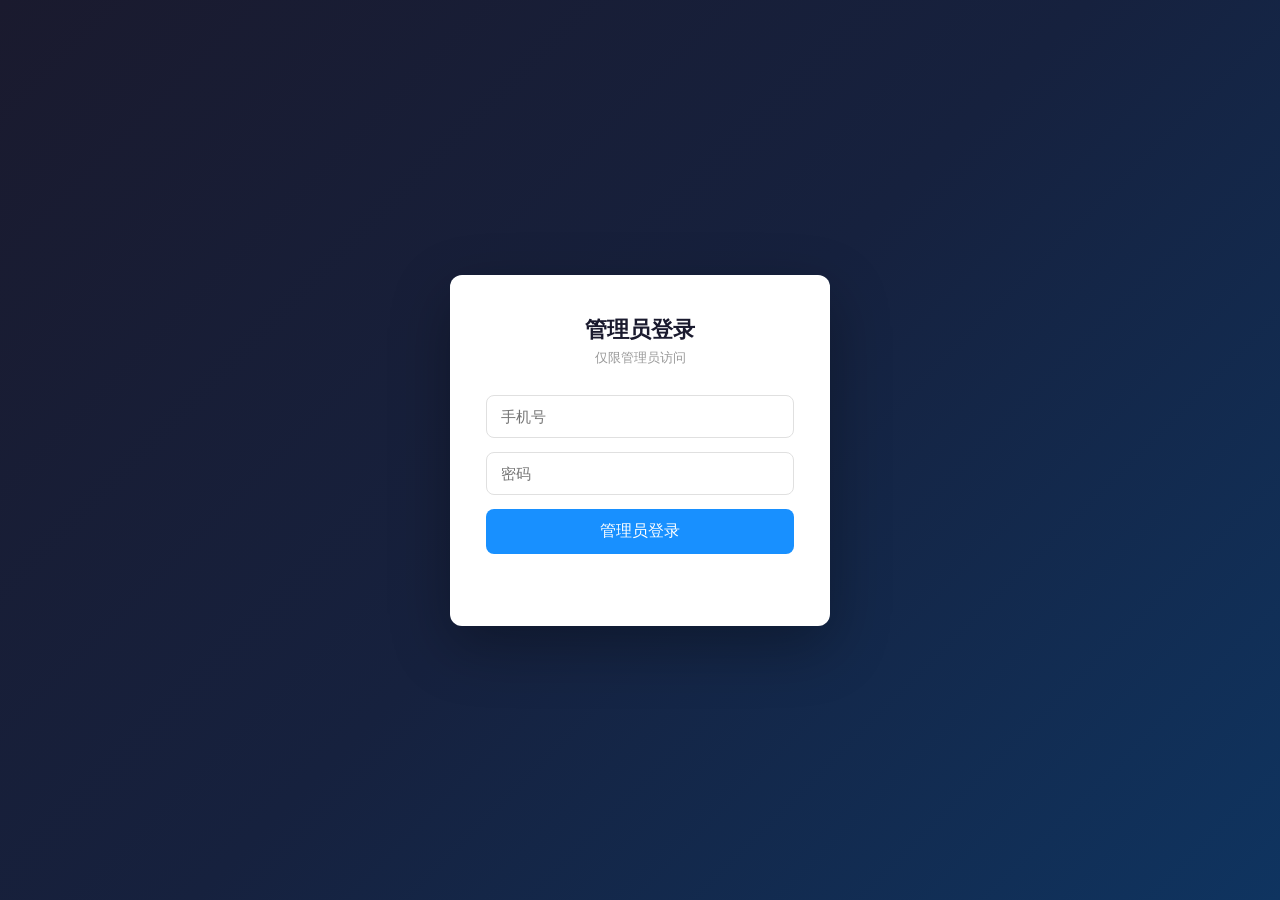
<file: admin.html>
<!DOCTYPE html>
<html lang="zh-CN">
<head>
<meta charset="UTF-8">
<meta name="viewport" content="width=device-width, initial-scale=1.0">
<title>用户管理 - 门店看板</title>
<style>
* { margin: 0; padding: 0; box-sizing: border-box; }
body { font-family: -apple-system, BlinkMacSystemFont, "Microsoft YaHei", sans-serif; background: #f5f7fa; min-height: 100vh; }

/* Login */
#adminLogin {
  position: fixed; top: 0; left: 0; width: 100%; height: 100%;
  background: linear-gradient(135deg, #1a1a2e, #16213e, #0f3460);
  display: flex; align-items: center; justify-content: center; z-index: 999;
}
.login-card { background: #fff; border-radius: 12px; padding: 40px 36px; width: 380px; box-shadow: 0 20px 60px rgba(0,0,0,0.3); text-align: center; }
.login-card h1 { font-size: 22px; color: #1a1a2e; margin-bottom: 4px; }
.login-card .sub { font-size: 13px; color: #999; margin-bottom: 28px; }
.login-card input { width: 100%; padding: 12px 14px; margin-bottom: 14px; border: 1px solid #e0e0e0; border-radius: 8px; font-size: 15px; outline: none; }
.login-card input:focus { border-color: #1890ff; }
.login-card button { width: 100%; padding: 12px; background: #1890ff; color: #fff; border: none; border-radius: 8px; font-size: 16px; cursor: pointer; }
.login-card button:hover { background: #1677cc; }
.login-card button:disabled { background: #91caff; cursor: not-allowed; }
#loginError { color: #ff4d4f; font-size: 13px; margin-top: 12px; min-height: 20px; }

/* Admin Panel */
#adminPanel { display: none; max-width: 1100px; margin: 0 auto; padding: 24px; }
.header { display: flex; align-items: center; justify-content: space-between; margin-bottom: 24px; }
.header h1 { font-size: 20px; color: #1a1a2e; }
.header .right { display: flex; align-items: center; gap: 12px; font-size: 14px; color: #666; }
.header .logout { background: none; border: 1px solid #ddd; padding: 6px 16px; border-radius: 6px; cursor: pointer; font-size: 13px; color: #666; }
.header .logout:hover { color: #ff4d4f; border-color: #ff4d4f; }

/* Add Form */
.add-form { background: #fff; border-radius: 10px; padding: 20px 24px; margin-bottom: 20px; box-shadow: 0 1px 4px rgba(0,0,0,0.04); }
.add-form h3 { font-size: 15px; color: #333; margin-bottom: 14px; }
.add-form .fields { display: grid; grid-template-columns: 1fr 1fr 1fr auto; gap: 12px; align-items: end; }
.add-form input, .add-form select { padding: 10px 12px; border: 1px solid #e0e0e0; border-radius: 6px; font-size: 14px; outline: none; }
.add-form input:focus { border-color: #1890ff; }
.add-form .btn-add { padding: 10px 24px; background: #1890ff; color: #fff; border: none; border-radius: 6px; cursor: pointer; font-size: 14px; }
.add-form .btn-add:hover { background: #1677cc; }
.add-form .btn-add:disabled { background: #91caff; cursor: not-allowed; }
.add-form .add-msg { grid-column: 1 / -1; font-size: 13px; min-height: 18px; }

/* User Table */
.table-wrap { background: #fff; border-radius: 10px; box-shadow: 0 1px 4px rgba(0,0,0,0.04); overflow: hidden; }
.table-wrap .tbar { padding: 14px 24px; border-bottom: 1px solid #f0f0f0; font-size: 14px; color: #999; }
table { width: 100%; border-collapse: collapse; }
th, td { text-align: left; padding: 12px 24px; font-size: 13px; border-bottom: 1px solid #f5f5f5; }
th { background: #fafafa; color: #666; font-weight: 600; white-space: nowrap; }
td .badge { display: inline-block; padding: 2px 10px; border-radius: 10px; font-size: 12px; }
td .badge.admin { background: #fff1f0; color: #ff4d4f; }
td .badge.user { background: #f6ffed; color: #52c41a; }
td .actions { display: flex; gap: 8px; }
td .actions button { padding: 4px 12px; border: 1px solid #e0e0e0; border-radius: 4px; background: #fff; font-size: 12px; cursor: pointer; color: #666; }
td .actions button:hover { border-color: #1890ff; color: #1890ff; }
td .actions button.danger:hover { border-color: #ff4d4f; color: #ff4d4f; }
.empty { text-align: center; color: #ccc; padding: 40px; font-size: 14px; }
/* Toast */
.toast { position: fixed; top: 24px; left: 50%; transform: translateX(-50%); padding: 10px 24px; background: #333; color: #fff; border-radius: 8px; font-size: 14px; z-index: 9999; opacity: 0; transition: opacity 0.3s; }
.toast.show { opacity: 1; }
.toast.success { background: #52c41a; }
.toast.error { background: #ff4d4f; }
</style>
</head>
<body>

<!-- Admin Login -->
<div id="adminLogin">
  <div class="login-card">
    <h1>管理员登录</h1>
    <p class="sub">仅限管理员访问</p>
    <input type="tel" id="phone" placeholder="手机号" maxlength="11" autocomplete="tel">
    <input type="password" id="password" placeholder="密码" autocomplete="current-password">
    <button id="loginBtn" onclick="doAdminLogin()">管理员登录</button>
    <p id="loginError"></p>
  </div>
</div>

<!-- Admin Panel -->
<div id="adminPanel">
  <div class="header">
    <h1>用户管理</h1>
    <div class="right">
      管理员：<strong id="adminName">--</strong>
      <button class="logout" onclick="doLogout()">退出</button>
    </div>
  </div>

  <!-- Add User -->
  <div class="add-form"><h3>用户名单说明</h3><p style="font-size:13px;color:#999;">用户名单已内嵌在本页面（离线模式，不再依赖云端后端）。如需新增、删除用户或重置密码，请联系维护者更新名单。</p></div>

  <!-- User Table -->
  <div class="table-wrap">
    <div class="tbar">共 <strong id="userCount">0</strong> 个用户</div>
    <table>
      <thead><tr><th>姓名</th><th>手机号</th><th>角色</th><th>所属</th></tr></thead>
      <tbody id="userTableBody"><tr><td colspan="4" class="empty">加载中...</td></tr></tbody>
    </table>
  </div>
</div>

<div class="toast" id="toast"></div>

<script>
// ===== 本地登录（已内嵌用户名单，不再依赖 Supabase 后端） =====
var DEFAULT_PASSWORD = '123456';
var ADMIN_PHONES = ['13581922077'];
var LOCAL_USERS = [
  { phone: '18600550550', name: '石芃', role: '总部经理' },
  { phone: '13581922077', name: '周顺锴', role: '总部' },
  { phone: '15081280260', name: '侯兴宇', role: '总部' },
  { phone: '13810895583', name: '程帅威', role: '总部' },
  { phone: '18001371339', name: '陈秋', role: '总部' },
  { phone: '13321162717', name: '洪登峰', role: '总部' },
  { phone: '18510074022', name: '范晓明', role: '稽核员' },
  { phone: '18511548473', name: '梁永超', role: '稽核员' },
  { phone: '15028501136', name: '钱磊', role: '稽核员' },
  { phone: '18943199770', name: '马昕茹', role: '稽核员' },
  { phone: '17731680088', name: '张炜玉', role: '稽核员' },
  { phone: '15035983112', name: '乔雨地', role: '稽核员' },
  { phone: '18631430763', name: '陶畅', role: '稽核员' },
  { phone: '15810446139', name: '王红丽', role: '稽核员' },
  { phone: '13283356328', name: '徐瑞雪', role: '稽核员' },
  { phone: '13473141654', name: '刘畅', role: '客服' },
  { phone: '18600593162', name: '胡柯翊', role: '营运' },
  { phone: '13910048738', name: '李万鹏', role: '营运' },
  { phone: '13131460667', name: '李鹏', role: '营运' },
  { phone: '18001191162', name: '高珧', role: '营运' },
  { phone: '13641027314', name: '杨贺川', role: '营运' },
  { phone: '18398139493', name: '赵芳', role: '营运' },
  { phone: '15378780520', name: '李伟', role: '营运' },
  { phone: '15711052421', name: '田凯迪', role: '营运' },
  { phone: '16567892666', name: '赵斌', role: '营运' },
  { phone: '15046683023', name: '梁烁', role: '营运' },
  { phone: '17600274225', name: '李塘龙', role: '营运' },
  { phone: '13812293745', name: '闫海青', role: '营运' },
  { phone: '17778011272', name: '陈贵安', role: '营运' }
];

function findUser(phone) {
  for (var i = 0; i < LOCAL_USERS.length; i++) { if (LOCAL_USERS[i].phone === phone) return LOCAL_USERS[i]; }
  return null;
}

function showToast(msg, type) {
  var t = document.getElementById('toast'); t.textContent = msg; t.className = 'toast ' + (type || '') + ' show';
  setTimeout(function() { t.className = 'toast'; }, 2500);
}

document.getElementById('password').addEventListener('keydown', function(e) { if (e.key === 'Enter') doAdminLogin(); });

function doAdminLogin() {
  var phone = document.getElementById('phone').value.trim();
  var pw = document.getElementById('password').value;
  var err = document.getElementById('loginError');
  var btn = document.getElementById('loginBtn');
  if (!phone || !pw) { err.textContent = '请输入手机号和密码'; return; }
  if (!/^1\d{10}$/.test(phone)) { err.textContent = '请输入正确的手机号'; return; }
  btn.disabled = true; btn.textContent = '验证中...'; err.textContent = '';

  var u = findUser(phone);
  if (!u) { err.textContent = '账号不存在'; btn.disabled = false; btn.textContent = '管理员登录'; return; }
  if (ADMIN_PHONES.indexOf(phone) === -1) { err.textContent = '非管理员账号，无权访问'; btn.disabled = false; btn.textContent = '管理员登录'; return; }
  if (pw !== DEFAULT_PASSWORD) { err.textContent = '密码错误'; btn.disabled = false; btn.textContent = '管理员登录'; return; }

  document.getElementById('adminLogin').style.display = 'none';
  document.getElementById('adminPanel').style.display = 'block';
  document.getElementById('adminName').textContent = u.name;
  btn.disabled = false; btn.textContent = '管理员登录';
  loadUsers();
}

function doLogout() {
  document.getElementById('adminLogin').style.display = 'flex';
  document.getElementById('adminPanel').style.display = 'none';
  document.getElementById('phone').value = '';
  document.getElementById('password').value = '';
  document.getElementById('loginError').textContent = '';
}

function loadUsers() {
  document.getElementById('userCount').textContent = LOCAL_USERS.length;
  var html = '';
  LOCAL_USERS.forEach(function(u) {
    html += '<tr><td>' + u.name + '</td><td>' + u.phone + '</td><td>'
      + (ADMIN_PHONES.indexOf(u.phone) > -1 ? '<span class="badge admin">管理员</span>' : '<span class="badge user">' + u.role + '</span>')
      + '</td><td>' + u.role + '</td></tr>';
  });
  document.getElementById('userTableBody').innerHTML = html || '<tr><td colspan="4" class="empty">暂无用户</td></tr>';
}
</script>
</body>
</html>
</file>
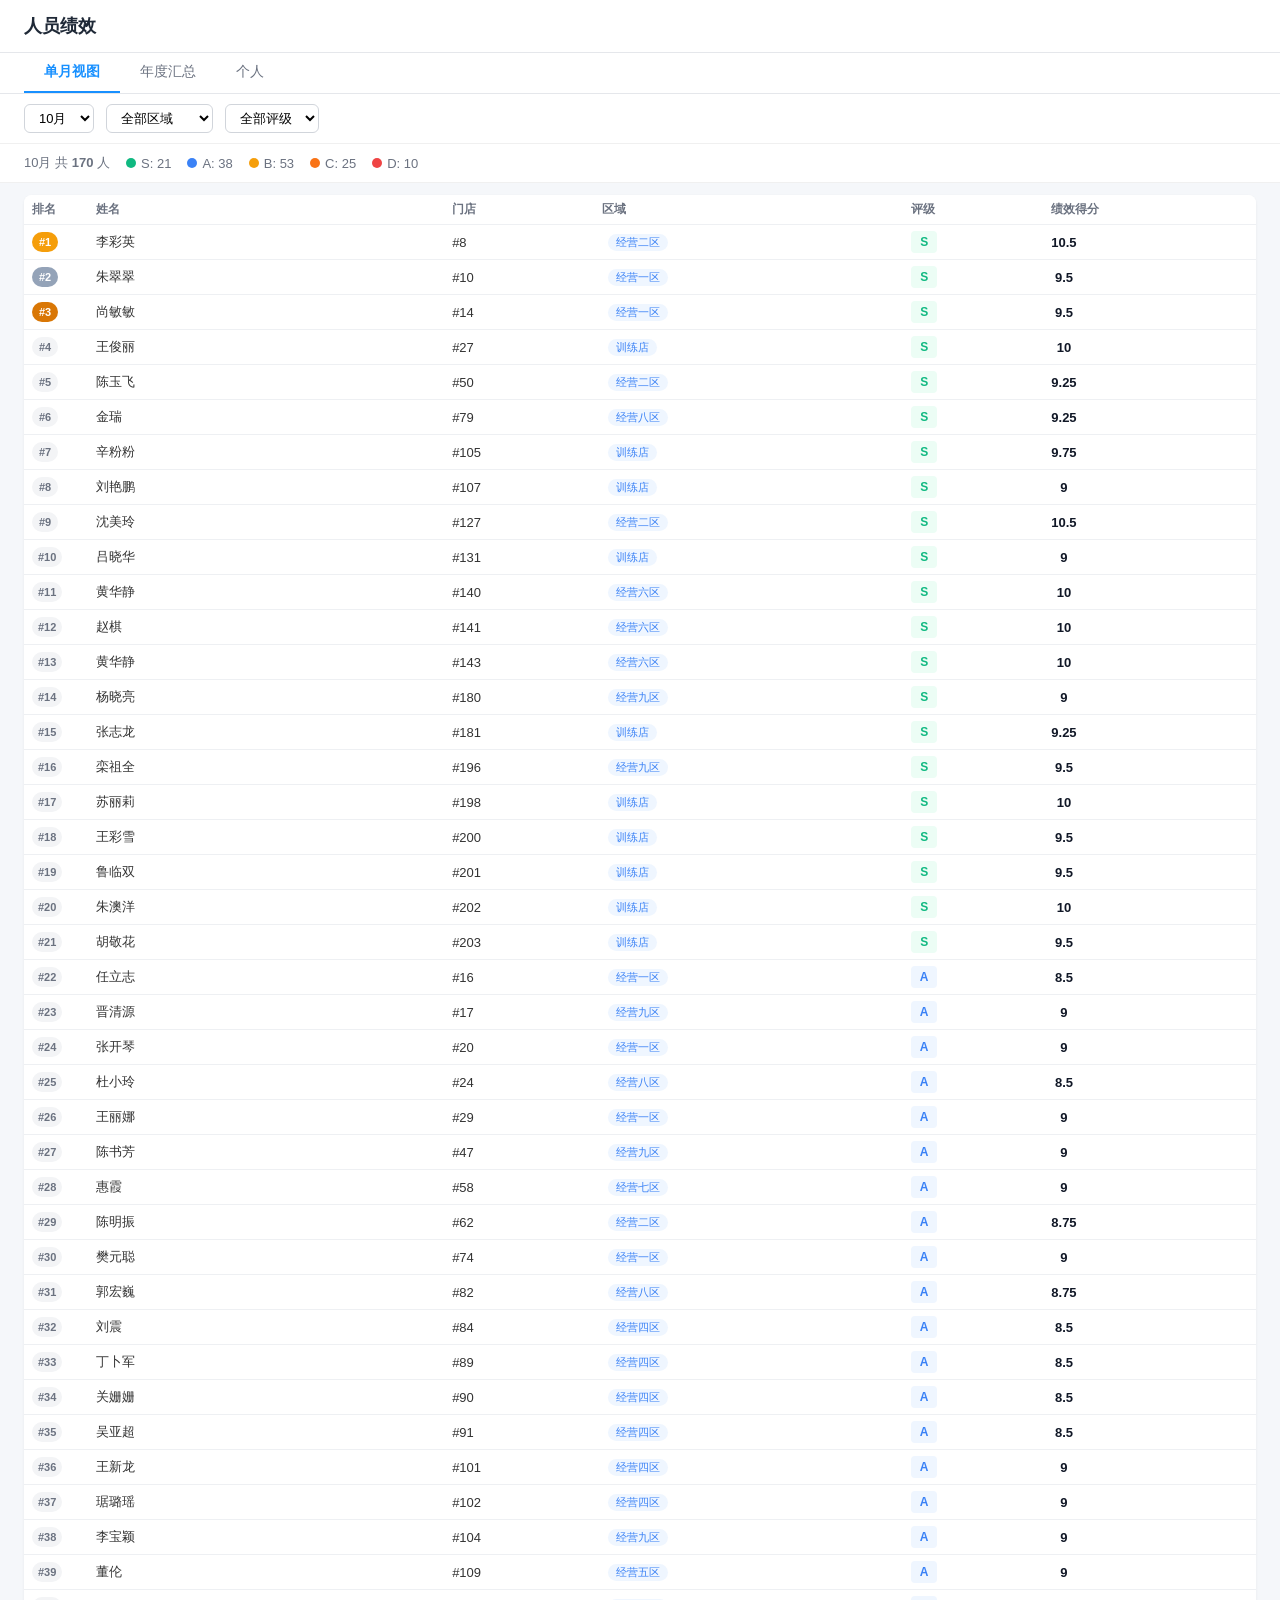
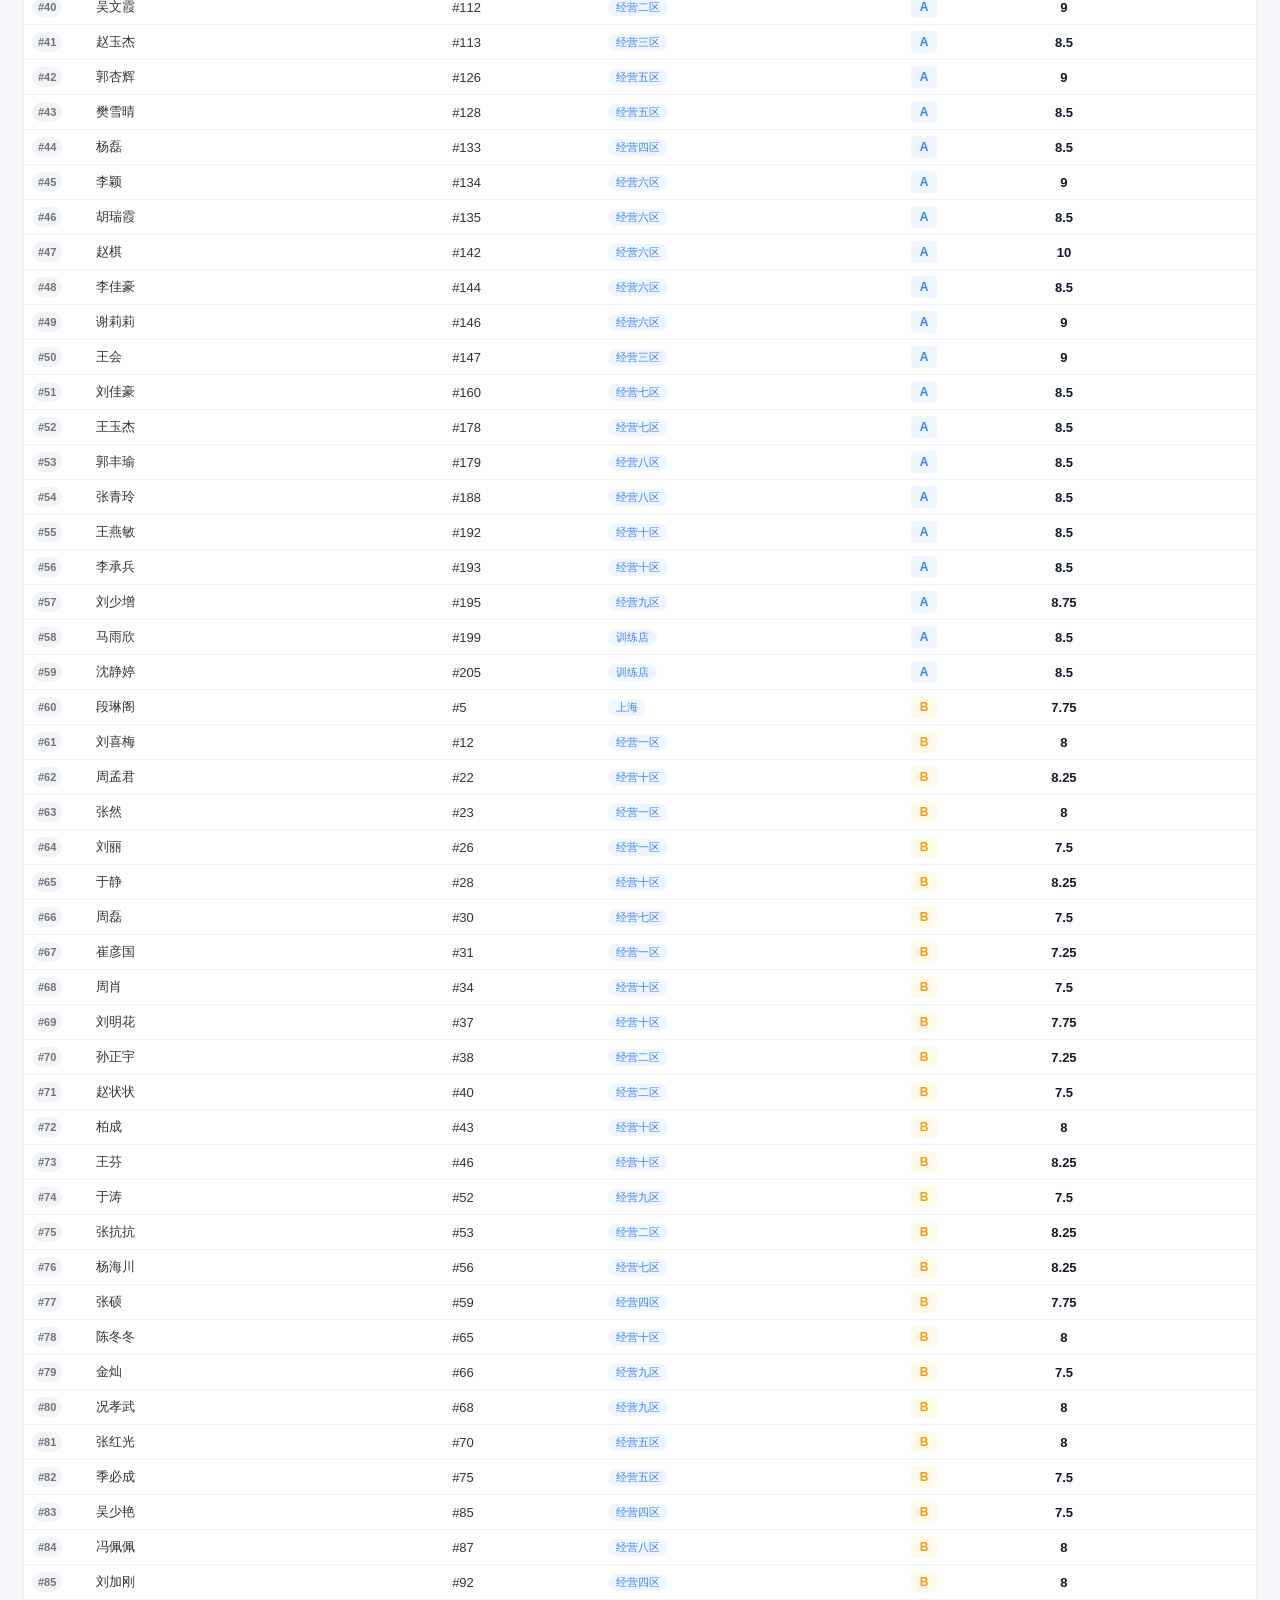
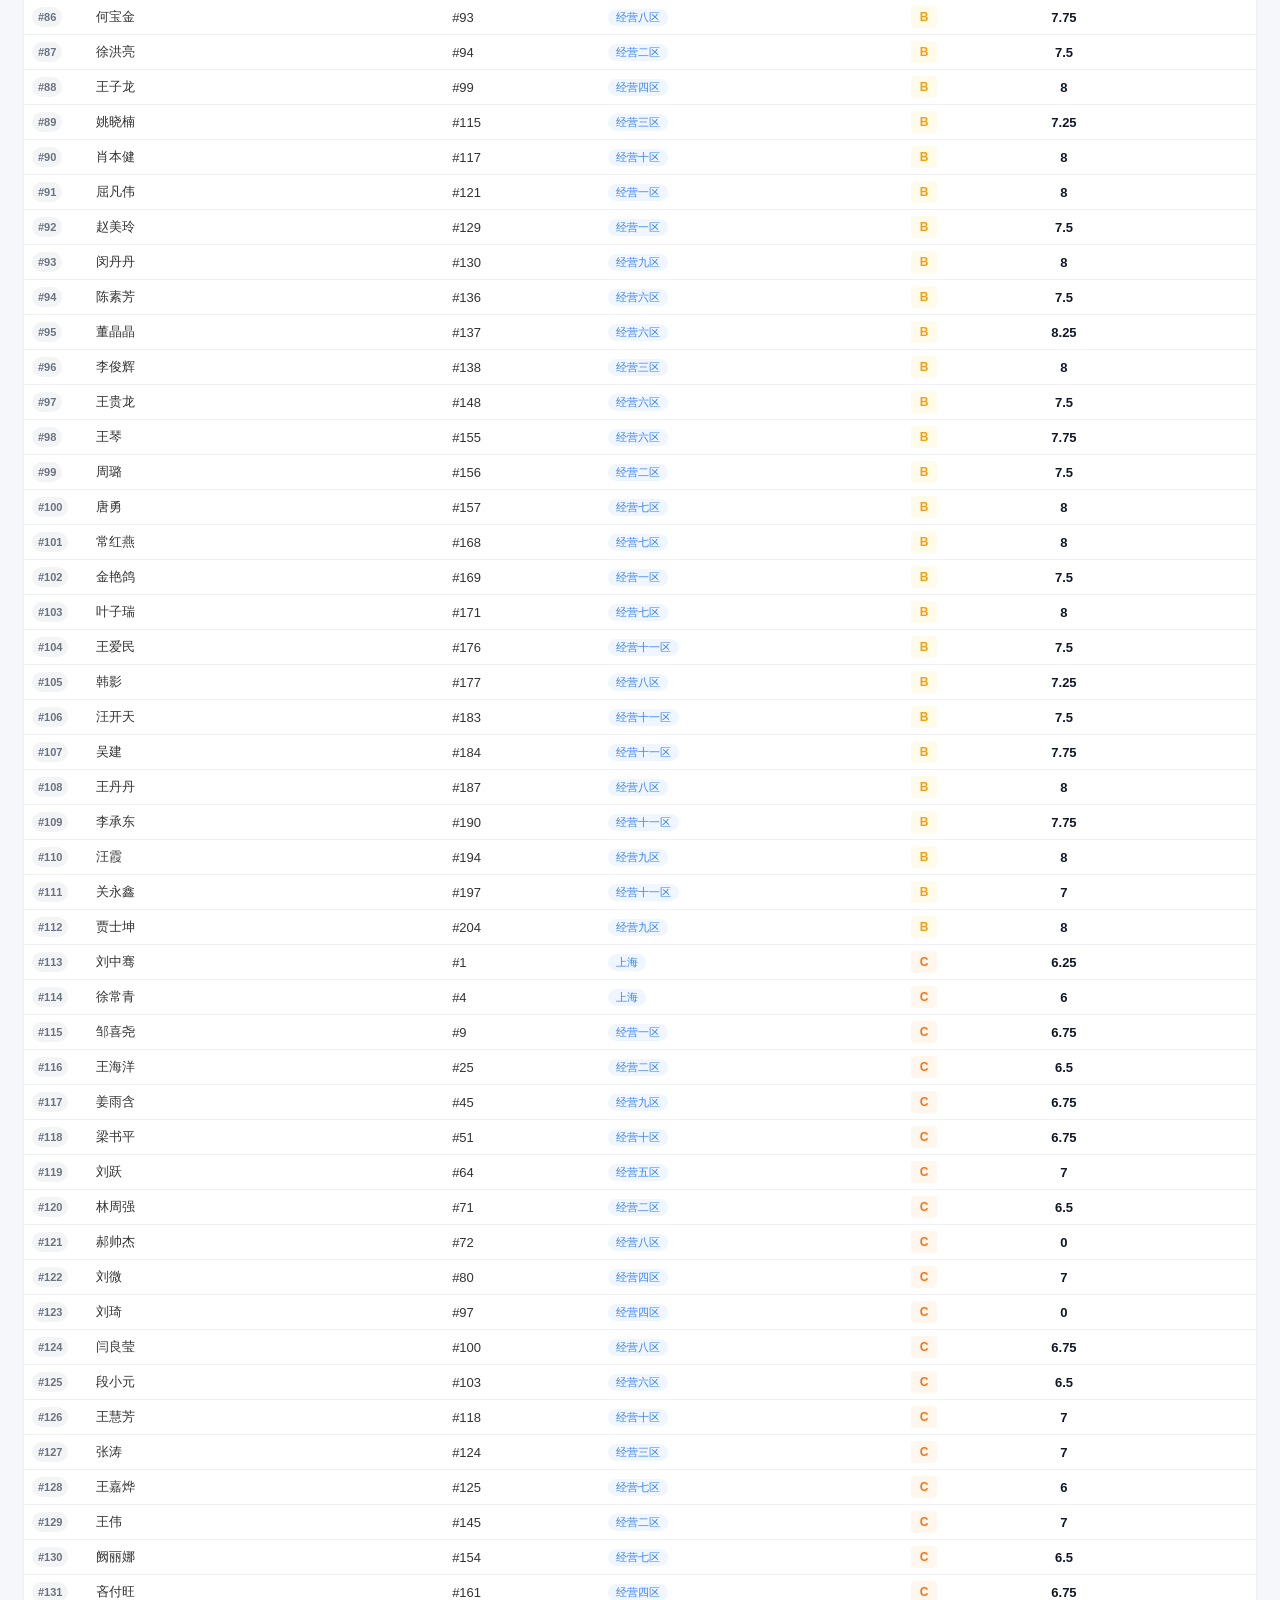
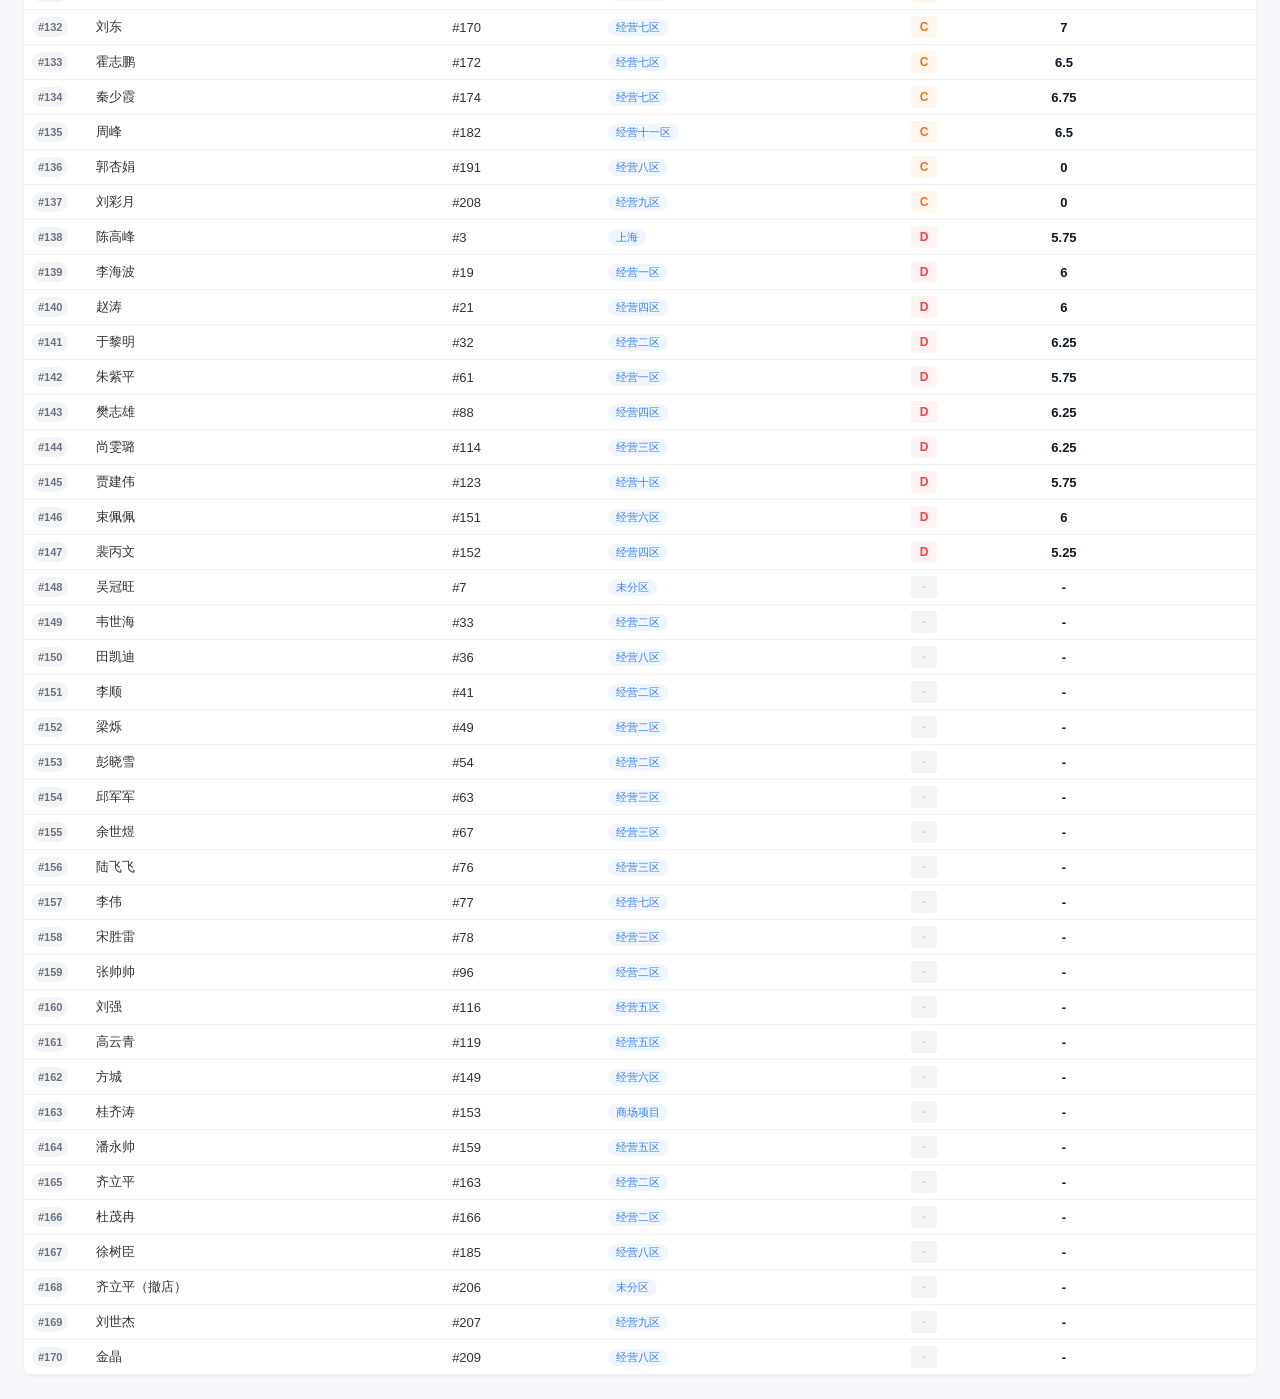
<file: person.html>
<!DOCTYPE html>
<html lang="zh-CN">
<head>
<meta charset="UTF-8">
<meta name="viewport" content="width=device-width, initial-scale=1.0">
<title>人员绩效</title>
<style>
* { margin:0; padding:0; box-sizing:border-box; }
body { font-family: -apple-system, BlinkMacSystemFont, 'Segoe UI', 'Microsoft YaHei', sans-serif; background: #f5f7fa; color: #333; min-height: 100vh; }
:root {
  --s-color: #10b981; --s-bg: #ecfdf5;
  --a-color: #3b82f6; --a-bg: #eff6ff;
  --b-color: #f59e0b; --b-bg: #fffbeb;
  --c-color: #f97316; --c-bg: #fff7ed;
  --d-color: #ef4444; --d-bg: #fef2f2;
}

/* Loading */
#loading { position: fixed; inset:0; background: #f5f7fa; display: flex; flex-direction: column; align-items: center; justify-content: center; z-index: 999; }
.spinner { width: 36px; height: 36px; border: 3px solid #e5e7eb; border-top-color: #3b82f6; border-radius: 50%; animation: spin .8s linear infinite; }
@keyframes spin { to { transform: rotate(360deg); } }
#loading p { margin-top: 16px; color: #9ca3af; font-size: 14px; }

/* Header */
.header { background: #fff; border-bottom: 1px solid #e5e7eb; padding: 14px 24px; position: sticky; top: 0; z-index: 100; }
.header h1 { font-size: 18px; color: #1f2937; }

/* View tabs */
.view-tabs { display: flex; gap: 0; padding: 0 24px; background: #fff; border-bottom: 1px solid #e5e7eb; }
.view-tab { padding: 10px 20px; border: none; background: none; font-size: 14px; color: #6b7280; cursor: pointer; border-bottom: 2px solid transparent; transition: all .2s; }
.view-tab:hover { color: #1890ff; }
.view-tab.active { color: #1890ff; border-bottom-color: #1890ff; font-weight: 600; }

/* Controls bar */
.controls { display: flex; gap: 12px; padding: 10px 24px; background: #fff; border-bottom: 1px solid #f0f0f0; flex-wrap: wrap; align-items: center; min-height: 44px; }
.controls select, .controls input { padding: 5px 10px; border: 1px solid #d1d5db; border-radius: 6px; font-size: 13px; outline: none; background: #fff; }
.controls select:focus, .controls input:focus { border-color: #1890ff; }
.controls input { width: 180px; }

/* Shortcut chips */
.chips { display: flex; gap: 6px; flex-wrap: wrap; }
.chip { padding: 2px 10px; border-radius: 12px; font-size: 12px; cursor: pointer; border: 1px solid #e5e7eb; background: #fff; color: #6b7280; transition: all .15s; }
.chip:hover { border-color: #1890ff; color: #1890ff; }
.chip.active { background: #1890ff; color: #fff; border-color: #1890ff; }

/* Stats bar */
.stats { display: flex; gap: 16px; padding: 10px 24px; font-size: 13px; color: #6b7280; background: #fff; border-bottom: 1px solid #f0f0f0; align-items: center; flex-wrap: wrap; }
.stat-item { display: flex; align-items: center; gap: 5px; }
.stat-dot { width: 10px; height: 10px; border-radius: 50%; display: inline-block; }
.stat-dot.s { background: var(--s-color); } .stat-dot.a { background: var(--a-color); }
.stat-dot.b { background: var(--b-color); } .stat-dot.c { background: var(--c-color); }
.stat-dot.d { background: var(--d-color); }

/* Table */
.table-wrap { padding: 12px 24px 24px; overflow-x: auto; }
table { width: 100%; border-collapse: collapse; font-size: 13px; background: #fff; border-radius: 8px; overflow: hidden; box-shadow: 0 1px 3px rgba(0,0,0,.06); }
th { background: #f9fafb; padding: 8px 8px; text-align: center; font-weight: 600; color: #374151; border-bottom: 2px solid #e5e7eb; white-space: nowrap; }
td { padding: 7px 8px; text-align: center; border-bottom: 1px solid #f3f4f6; }
tr:hover td { background: #f9fafb; }
.grade { display: inline-block; min-width: 26px; height: 22px; line-height: 22px; border-radius: 4px; font-weight: 700; font-size: 12px; text-align: center; padding: 0 4px; }
.grade.s { background: var(--s-bg); color: var(--s-color); }
.grade.a { background: var(--a-bg); color: var(--a-color); }
.grade.b { background: var(--b-bg); color: var(--b-color); }
.grade.c { background: var(--c-bg); color: var(--c-color); }
.grade.d { background: var(--d-bg); color: var(--d-color); }
.grade.empty { background: #f3f4f6; color: #d1d5db; }
.score-val { display:inline-block; min-width:26px; text-align:center; font-weight:700; font-size:13px; color:#111827; }
.month-score { display:block; font-size:11px; color:#9ca3af; font-weight:600; margin-top:1px; }
.score-val.perf-avg { color:#2563eb; font-weight:800; }

/* Trend mini */
.trend { display: flex; gap: 2px; justify-content: center; align-items: flex-end; height: 20px; }
.trend-bar { width: 4px; border-radius: 2px 2px 0 0; }
.trend-bar.s { background: var(--s-color); height: 20px; }
.trend-bar.a { background: var(--a-color); height: 16px; }
.trend-bar.b { background: var(--b-color); height: 12px; }
.trend-bar.c { background: var(--c-color); height: 8px; }
.trend-bar.d { background: var(--d-color); height: 5px; }

/* Single month grid */
.month-grid { display: grid; grid-template-columns: repeat(auto-fill, minmax(300px, 1fr)); gap: 12px; padding: 12px 24px 24px; }
.grade-group { background: #fff; border-radius: 8px; box-shadow: 0 1px 3px rgba(0,0,0,.06); overflow: hidden; }
.grade-group-header { padding: 10px 14px; font-weight: 700; font-size: 14px; display: flex; align-items: center; gap: 8px; }
.grade-group-header.s { background: var(--s-bg); color: var(--s-color); }
.grade-group-header.a { background: var(--a-bg); color: var(--a-color); }
.grade-group-header.b { background: var(--b-bg); color: var(--b-color); }
.grade-group-header.c { background: var(--c-bg); color: var(--c-color); }
.grade-group-header.d { background: var(--d-bg); color: var(--d-color); }
.grade-group-body { padding: 6px 14px 12px; max-height: 400px; overflow-y: auto; }
.grade-group-body .row { display: flex; justify-content: space-between; padding: 4px 0; font-size: 13px; border-bottom: 1px solid #f9fafb; }
.grade-group-body .row:last-child { border-bottom: none; }

/* Person card */
.person-card { background: #fff; border-radius: 10px; box-shadow: 0 2px 8px rgba(0,0,0,.08); margin: 16px 24px; overflow: hidden; }
.person-card-head { padding: 16px 20px; border-bottom: 1px solid #f0f0f0; display: flex; justify-content: space-between; align-items: center; }
.person-card-head .name { font-size: 18px; font-weight: 700; }
.person-card-head .store { font-size: 13px; color: #9ca3af; }
.person-card-body { padding: 16px 20px; display: flex; gap: 20px; flex-wrap: wrap; align-items: flex-start; }
.person-months { display: flex; gap: 8px; align-items: flex-end; }
.person-month-item { text-align: center; }
.person-month-item .g { display: block; min-width: 34px; height: 28px; line-height: 28px; border-radius: 5px; font-weight: 700; font-size: 14px; margin-bottom: 4px; }
.person-month-item .g.s { background: var(--s-bg); color: var(--s-color); }
.person-month-item .g.a { background: var(--a-bg); color: var(--a-color); }
.person-month-item .g.b { background: var(--b-bg); color: var(--b-color); }
.person-month-item .g.c { background: var(--c-bg); color: var(--c-color); }
.person-month-item .g.d { background: var(--d-bg); color: var(--d-color); }
.person-month-item .g.empty { background: #f3f4f6; color: #d1d5db; }
.person-month-item .label { font-size: 11px; color: #9ca3af; }
.person-stats { display: flex; gap: 16px; align-items: center; }
.person-stat { text-align: center; }
.person-stat .val { font-size: 22px; font-weight: 700; }
.person-stat .lbl { font-size: 11px; color: #9ca3af; margin-top: 2px; }

.no-data { text-align: center; padding: 40px; color: #9ca3af; font-size: 14px; }
.badge { display: inline-block; padding: 1px 8px; border-radius: 10px; font-size: 11px; margin-left: 6px; }
.badge.up { background: #ecfdf5; color: #10b981; }
.badge.down { background: #fef2f2; color: #ef4444; }
.badge.same { background: #f3f4f6; color: #6b7280; }
.rank-badge { display:inline-block; min-width:26px; height:20px; line-height:20px; border-radius:10px; font-size:11px; font-weight:700; text-align:center; padding:0 6px; background:#f3f4f6; color:#6b7280; margin-right:4px; }
.rank-badge.rank-1 { background:#f59e0b; color:#fff; }
.rank-badge.rank-2 { background:#94a3b8; color:#fff; }
.rank-badge.rank-3 { background:#d97706; color:#fff; }
.region-tag { display:inline-block; padding:1px 8px; border-radius:10px; font-size:11px; background:#eff6ff; color:#3b82f6; margin-left:6px; }
.rank-col { width:64px; }
.person-table { width:100%; border-collapse:collapse; font-size:13px; }
.person-table th, .person-table td { padding:6px 8px; border-bottom:1px solid #eef0f3; text-align:left; white-space:nowrap; }
.person-table thead th { position:sticky; top:0; background:#fff; z-index:2; font-size:12px; color:#6b7280; font-weight:600; }
.person-table tr:hover td { background:#f8fafc; }
</style>
</head>
<body>

<div id="loading">
  <div class="spinner"></div>
  <p>加载人员绩效数据...</p>
</div>

<div class="header"><h1>人员绩效</h1></div>

<div class="view-tabs" id="viewTabs" style="display:none;">
  <button class="view-tab active" data-view="month">单月视图</button>
  <button class="view-tab" data-view="year">年度汇总</button>
  <button class="view-tab" data-view="person">个人</button>
</div>

<div class="controls" id="controls" style="display:none;"></div>
<div class="controls" id="personBar" style="display:none;">
  <select id="selRegionPerson" onchange="renderPerson()">
    <option value="all">全部区域</option>
    <option>经营一区</option><option>经营二区</option><option>经营三区</option><option>经营四区</option><option>经营五区</option><option>经营六区</option><option>经营七区</option><option>经营八区</option><option>经营九区</option><option>经营十区</option><option>经营十一区</option>
    <option>训练店</option><option>上海</option><option>商场项目</option><option>未分区</option>
  </select>
  <select id="selGradePerson" onchange="renderPerson()">
    <option value="all">全部评级</option>
    <option value="S">S 级</option>
    <option value="A">A 级</option>
    <option value="B">B 级</option>
    <option value="C">C 级</option>
    <option value="D">D 级</option>
  </select>
  <input type="text" id="searchPerson" placeholder="输入姓名/门店搜索..." oninput="renderPerson()">
</div>
<div class="stats" id="stats" style="display:none;"></div>
<div id="content"></div>

<script>
const GRADE_ORDER = { 'S':5, 'A':4, 'B':3, 'C':2, 'D':1 };
const GRADE_LABEL = { 'S':'S 卓越', 'A':'A 优秀', 'B':'B 良好', 'C':'C 一般', 'D':'D 待改进' };
const ACTIVE_MONTHS = ['1月','2月','3月','4月','5月','6月','7月','8月','9月','10月'];

/* ===== 区域映射（mgmt 优先、perf 兜底；#N/A/未命中 -> 未分区） ===== */
const REGION_MAP = {"李颖":"经营六区","李俊辉":"经营三区","晋清源":"经营九区","鲁临双":"训练店","王丽娜":"经营一区","王彩雪":"训练店","胡敬花":"训练店","何宝金":"经营八区","周孟君":"经营十区","苏丽莉":"训练店","方城":"经营六区","桂齐涛":"商场项目","李佳豪":"经营六区","黄华静":"经营六区","樊元聪":"经营一区","刘震":"经营四区","王俊丽":"训练店","金瑞":"经营八区","王子龙":"经营四区","刘加刚":"经营四区","张青玲":"经营八区","赵棋":"经营六区","李宝颖":"经营九区","王芬":"经营十区","赵涛":"经营四区","赵美玲":"经营一区","徐洪亮":"经营二区","陈明振":"经营二区","沈美玲":"经营二区","于涛":"经营九区","刘跃":"经营五区","刘明花":"经营十区","王丹丹":"经营八区","于静":"经营十区","秦少霞":"经营七区","沈静婷":"训练店","段琳阁":"上海","李承东":"经营十一区","丁卜军":"经营四区","李彩英":"经营二区","刘艳鹏":"训练店","张红光":"经营五区","惠霞":"经营七区","吴文霞":"经营二区","胡瑞霞":"经营六区","陈冬冬":"经营十区","徐树臣":"经营八区","韩影":"经营八区","刘东":"经营七区","张然":"经营一区","何洋":"经营九区","杨磊":"经营四区","陈书芳":"经营九区","王海洋":"经营二区","吴亚超":"经营四区","古佳玉":"经营七区","周璐":"经营二区","裴丙文":"经营四区","赵状状":"经营二区","于黎明":"经营二区","崔彦国":"经营一区","关姗姗":"经营四区","吴建":"经营十一区","杨晓亮":"经营九区","韦世海":"经营二区","杜小玲":"经营八区","况孝武":"经营九区","金艳鸽":"经营一区","彭晓雪":"经营二区","王琴":"经营六区","李海波":"经营一区","马雨欣":"训练店","杨海川":"经营七区","陈素芳":"经营六区","尚雯璐":"经营三区","段小元":"经营六区","柏成":"经营十区","董伦":"经营五区","尤磊":"经营三区","任立志":"经营一区","周肖":"经营十区","郝帅杰":"经营八区","王贵龙":"经营六区","李承兵":"经营十区","汪霞":"经营九区","王伟":"经营二区","吝付旺":"经营四区","汪开天":"经营十一区","辛粉粉":"训练店","唐勇":"经营七区","王慧芳":"经营十区","屈凡伟":"经营一区","宋胜雷":"经营三区","孙正宇":"经营二区","徐常青":"上海","刘微":"经营四区","常红燕":"经营七区","朱澳洋":"训练店","刘喜梅":"经营一区","张开琴":"经营一区","束佩佩":"经营六区","王新龙":"经营四区","吴少艳":"经营四区","王玉杰":"经营七区","郭杏娟":"经营八区","刘佳豪":"经营七区","周峰":"经营十一区","闫良莹":"经营八区","肖本健":"经营十区","李顺":"经营二区","刘丽":"经营一区","张硕":"经营四区","栾祖全":"经营九区","董莹莹":"经营八区","郭杏辉":"经营五区","张涛":"经营三区","季必成":"经营五区","琚璐瑶":"经营四区","邱军军":"经营三区","杜茂冉":"经营二区","邹喜尧":"经营一区","刘琦":"经营四区","张抗抗":"经营二区","闵丹丹":"经营九区","周磊":"经营七区","尚敏敏":"经营一区","王会":"经营三区","董晶晶":"经营六区","朱翠翠":"经营一区","吕晓华":"训练店","王燕敏":"经营十区","关永鑫":"经营十一区","陈高峰":"上海","王爱民":"经营十一区","霍志鹏":"经营七区","姚晓楠":"经营三区","朱紫平":"经营一区","陈玉飞":"经营二区","樊雪晴":"经营五区","余世煜":"经营三区","谢莉莉":"经营六区","张志龙":"训练店","刘中骞":"上海","刘少增":"经营九区","贾建伟":"经营十区","郭丰瑜":"经营八区","陆飞飞":"经营三区","林周强":"经营二区","梁书平":"经营十区","樊志雄":"经营四区","阙丽娜":"经营七区","高云青":"经营五区","刘强":"经营五区","李慧斌":"经营七区","冯佩佩":"经营八区","叶子瑞":"经营七区","赵玉杰":"经营三区","郭宏巍":"经营八区","王嘉烨":"经营七区","岳玉婷":"经营九区","金灿":"经营九区","张帅帅":"经营二区","梁烁":"经营二区","姜雨含":"经营九区","李伟":"经营七区","贾士坤":"经营九区","齐立平":"经营二区","潘永帅":"经营五区","田凯迪":"经营八区","吴冠旺":"上海","刘彩月":"经营九区","金晶":"经营八区","靖梓昱":"经营八区","刘世杰":"经营九区","裴国强":"经营八区","范峻捷":"经营四区","刘云龙":"经营十区","白志强":"经营六区","赵斌":"经营八区","范兆雪":"经营十区","郭钰":"上海","徐晨晨":"经营一区","李俊江":"经营四区","郑孟秋":"经营七区","朱明华":"经营五区","李孝英":"经营三区","董昊天":"经营六区","李永平":"经营五区","赵芳芳":"经营三区","付海龙":"经营三区","胡柯翊":"经营二区","郭娅":"经营一区","吕永振":"经营三区","汪先平":"经营四区","胡宇航":"训练店","冯幻":"经营七区","葛林娜":"经营一区","周肄鹏":"经营六区","张文玉":"经营二区","蒋超":"经营三区","周泽云":"经营一区","王喜成":"经营二区","陈飞":"经营二区","郭迎迎":"经营二区","王志江":"经营四区","孟乾乾":"经营五区","国娜娜":"经营二区","张一鸣":"经营一区","高春艳":"经营一区","董相宏代":"经营四区","陶畅代":"经营九区","高瑶":"经营六区","吴伟娜":"经营八区","高珧":"经营六区","王利波":"经营八区","樊月合":"经营四区","江新月":"经营十区","胡玉亮":"经营九区","张峰":"经营三区","董喆":"经营十区","韩天驰":"经营十区","胡志辉":"经营八区","王慧阳":"经营九区","汤志飞":"经营九区","王晶晶":"经营七区","李义斌":"经营七区","陆小玲":"经营七区","史艳阳":"经营九区","钱哲哲":"经营八区","贾梦影":"经营七区"};
const REGION_ORDER = ['经营一区','经营二区','经营三区','经营四区','经营五区','经营六区','经营七区','经营八区','经营九区','经营十区','经营十一区','训练店','上海','商场项目','未分区'];
function regionOf(row) {
  // 姓名碰撞特判：person 数据中 7 号店吴冠旺在 mgmt/perf 无有效归属，归未分区
  if (row.person === '吴冠旺') return '未分区';
  return REGION_MAP[row.person] || '未分区';
}
function scoreOf(row, month) { return gradeScore(row.ratings[month] || ''); }
function latestScore(row) {
  for (let i = ACTIVE_MONTHS.length - 1; i >= 0; i--) { const s = scoreOf(row, ACTIVE_MONTHS[i]); if (s) return s; }
  return 0;
}
function latestGrade(row) {
  for (let i = ACTIVE_MONTHS.length - 1; i >= 0; i--) { const g = row.ratings[ACTIVE_MONTHS[i]]; if (g) return {m: ACTIVE_MONTHS[i], g: g}; }
  return null;
}
function rankBadge(rank) {
  if (!rank) return '';
  const cls = rank === 1 ? ' rank-1' : rank === 2 ? ' rank-2' : rank === 3 ? ' rank-3' : '';
  return '<span class="rank-badge'+cls+'">#'+rank+'</span>';
}
function regionTag(r) { return '<span class="region-tag">'+r+'</span>'; }
function letterOf(row, month) { const g = row.ratings[month]; return (g && GRADE_ORDER[g[0]]) ? g[0] : '-'; }
function trendBars(row) {
  return ACTIVE_MONTHS.map(m => {
    const s = gradeScore(row.ratings[m]);
    const c = s >= 5 ? '#f59e0b' : s >= 4 ? '#10b981' : s >= 3 ? '#3b82f6' : s >= 2 ? '#f97316' : s >= 1 ? '#ef4444' : '#e5e7eb';
    return '<span style="display:inline-block;width:8px;height:'+(s?Math.max(6, s*5):3)+'px;background:'+c+';margin:0 1px;border-radius:1px;vertical-align:bottom;" title="'+m+' '+(row.ratings[m]||'-')+'"></span>';
  }).join('');
}

let allData = [];
let currentView = 'month';
const QUARTER_MONTHS = { 'Q1':['1月','2月','3月'], 'Q2':['4月','5月','6月'], 'Q3':['7月','8月','9月'], 'Q4':['10月','11月','12月'] };
function activeMonths() {
  const el = document.getElementById('selQuarter');
  const q = el ? el.value : '';
  return q ? (QUARTER_MONTHS[q] || []) : ACTIVE_MONTHS;
}
function avgGradeRange(ratings, months) {
  let sum=0,cnt=0; months.forEach(m=>{const s=gradeScore(ratings[m]);if(s){sum+=s;cnt++;}});
  if(!cnt) return null;
  const avg=sum/cnt;
  if(avg>=4.5) return 'S'; if(avg>=3.5) return 'A'; if(avg>=2.5) return 'B'; if(avg>=1.5) return 'C'; return 'D';
}

function gradeScore(g) { const m = String(g||'').match(/^[SABCD]/); return m ? GRADE_ORDER[m[0]] : 0; }
// 绩效得分（来自绩效看板的「分级管理得分」，0~10.5 连续分）；同月多店取最高
function perfScoreOf(row, month) { const p = row.perf_scores; return (p && p[month] != null) ? p[month] : null; }
function perfAvgScore(row, months) {
  let sum=0,cnt=0;
  months.forEach(m=>{ const s=perfScoreOf(row,m); if(s!=null){sum+=s;cnt++;} });
  return cnt ? sum/cnt : null;
}
function avgGrade(ratings) {
  let sum=0,cnt=0; ACTIVE_MONTHS.forEach(m=>{const s=gradeScore(ratings[m]);if(s){sum+=s;cnt++;}});
  if(!cnt) return null;
  const avg=sum/cnt;
  if(avg>=4.5) return 'S'; if(avg>=3.5) return 'A'; if(avg>=2.5) return 'B'; if(avg>=1.5) return 'C'; return 'D';
}

function buildMonthControls() {
  document.getElementById('controls').innerHTML = `
    <select id="selMonth" onchange="renderMonth()">${ACTIVE_MONTHS.map(m=>`<option value="${m}">${m}</option>`).join('')}</select>
    <select id="selRegion" onchange="renderMonth()">
      <option value="all">全部区域</option>
      ${REGION_ORDER.map(r=>`<option value="${r}">${r}</option>`).join('')}
    </select>
    <select id="selGrade" onchange="renderMonth()">
      <option value="all">全部评级</option>
      <option value="S">S 级</option>
      <option value="A">A 级</option>
      <option value="B">B 级</option>
      <option value="C">C 级</option>
      <option value="D">D 级</option>
    </select>
  `;
  document.getElementById('selMonth').value = ACTIVE_MONTHS[ACTIVE_MONTHS.length-1];
}

function buildYearControls() {
  document.getElementById('controls').innerHTML = `
    <select id="selQuarter" onchange="renderYear()">
      <option value="">全年</option>
      <option value="Q1">Q1（1-3月）</option>
      <option value="Q2">Q2（4-6月）</option>
      <option value="Q3">Q3（7-9月）</option>
      <option value="Q4">Q4（10-12月）</option>
    </select>
    <select id="selRegionYear" onchange="renderYear()">
      <option value="all">全部区域</option>
      ${REGION_ORDER.map(r=>`<option value="${r}">${r}</option>`).join('')}
    </select>
    <input type="text" id="searchYear" placeholder="搜索姓名 / 门店编号" oninput="renderYear()">
    <select id="sortYear" onchange="renderYear()">
      <option value="score">按得分排序</option>
      <option value="store">按门店编号</option>
      <option value="name">按姓名</option>
    </select>
    <select id="gFilterYear" onchange="renderYear()">
      <option value="all">全部评级</option>
      <option value="S">S 级</option>
      <option value="A">A 级</option>
      <option value="B">B 级</option>
      <option value="C">C 级</option>
      <option value="D">D 级</option>
    </select>
  `;
  document.getElementById('sortYear').value = 'score';
}

// --- VIEW RENDERERS ---

function renderMonth() {
  const sel = document.getElementById('selMonth');
  const month = sel ? sel.value : '7月';
  const gFilter = document.getElementById('selGrade') ? document.getElementById('selGrade').value : 'all';
  const rFilter = document.getElementById('selRegion') ? document.getElementById('selRegion').value : 'all';

  // 区域 + 评级 AND 筛选
  let rows = allData.filter(row => {
    if (rFilter !== 'all' && regionOf(row) !== rFilter) return false;
    const letter = letterOf(row, month);
    if (gFilter !== 'all' && letter !== gFilter) return false;
    return true;
  });

  // 排名：按所选月份得分降序，同分按 store_num 稳定排序
  rows.sort((a,b) => (scoreOf(b, month) - scoreOf(a, month)) || ((a.store_num||0)-(b.store_num||0)));

  // Stats（区域店长数 + 评级分布）
  let statsHtml = `<span>${month} 共 <b>${rows.length}</b> 人</span>`;
  if (rFilter !== 'all') statsHtml += `<span>区域：<b>${rFilter}</b> ${rows.length} 人</span>`;
  const counts = { S:0,A:0,B:0,C:0,D:0 };
  rows.forEach(r => { const l = letterOf(r, month); if (l !== '-') counts[l]++; });
  ['S','A','B','C','D'].forEach(g => {
    statsHtml += `<span class="stat-item"><span class="stat-dot ${g.toLowerCase()}"></span>${g}: ${counts[g]}</span>`;
  });
  document.getElementById('stats').style.display = '';
  document.getElementById('stats').innerHTML = statsHtml;

  if (rows.length === 0) {
    document.getElementById('content').innerHTML = '<div class="no-data">无匹配数据</div>';
    return;
  }

  // 表格：排名 + 姓名/门店 + 区域 + 评级 + 绩效得分（S=5/A=4/B=3/C=2/D=1）
  let html = '<div class="table-wrap"><table class="person-table"><thead><tr><th class="rank-col">排名</th><th>姓名</th><th>门店</th><th>区域</th><th>评级</th><th>绩效得分</th></tr></thead><tbody>';
  rows.forEach((row, idx) => {
    const g = row.ratings[month];
    const cls = g && g[0] ? g[0].toLowerCase() : 'empty';
    const ps = perfScoreOf(row, month);
    html += `<tr><td>${rankBadge(idx+1)}</td><td>${row.person}</td><td>#${row.store_num}</td><td>${regionTag(regionOf(row))}</td><td><span class="grade ${cls}">${g||'-'}</span></td><td><span class="score-val">${ps!=null?ps:'-'}</span></td></tr>`;
  });
  html += '</tbody></table></div>';
  document.getElementById('content').innerHTML = html;
}

function renderYear() {
  const q = document.getElementById('selQuarter') ? document.getElementById('selQuarter').value : '';
  const months = q ? (QUARTER_MONTHS[q] || []) : ACTIVE_MONTHS;
  const search = (document.getElementById('searchYear')?.value || '').toLowerCase();
  const sortBy = document.getElementById('sortYear') ? document.getElementById('sortYear').value : 'score';
  const gFilter = document.getElementById('gFilterYear') ? document.getElementById('gFilterYear').value : 'all';
  const rFilter = document.getElementById('selRegionYear') ? document.getElementById('selRegionYear').value : 'all';

  let filtered = allData.slice();

  if (search) filtered = filtered.filter(r => r.person.toLowerCase().includes(search) || String(r.store_num).includes(search));
  if (rFilter !== 'all') filtered = filtered.filter(r => regionOf(r) === rFilter);
  if (gFilter !== 'all') filtered = filtered.filter(r => months.some(m => r.ratings[m] && r.ratings[m].startsWith(gFilter)));

  // 排名得分：所选区间内所有有效月评分均值（无评分记为 0 排最后）
  filtered.forEach(r => {
    let sum=0,cnt=0;
    months.forEach(m => { const s = gradeScore(r.ratings[m]); if(s){sum+=s;cnt++;} });
    r._score = cnt ? sum/cnt : 0;
  });
  if (sortBy === 'score') filtered.sort((a,b) => (b._score - a._score) || ((a.store_num||0)-(b.store_num||0)));
  else if (sortBy === 'name') filtered.sort((a,b) => a.person.localeCompare(b.person,'zh'));
  else filtered.sort((a,b) => (a.store_num||0)-(b.store_num||0));

  // Stats
  const counts = { S:0,A:0,B:0,C:0,D:0 };
  filtered.forEach(r => { const g = avgGradeRange(r.ratings, months); if(g) counts[g]++; });
  let statsHtml = `<span>${q || '全年'} 共 <b>${filtered.length}</b> 人</span>`;
  if (rFilter !== 'all') statsHtml += `<span>区域：<b>${rFilter}</b> ${filtered.length} 人</span>`;
  'SABCD'.split('').forEach(g => { statsHtml += `<span class="stat-item"><span class="stat-dot ${g.toLowerCase()}"></span>${g}: ${counts[g]}</span>`; });

  document.getElementById('stats').innerHTML = statsHtml;

  if (filtered.length === 0) {
    document.getElementById('content').innerHTML = '<div class="no-data">无匹配数据</div>';
    return;
  }

  let html = '<div class="table-wrap"><table class="person-table"><thead><tr><th class="rank-col">排名</th><th>门店</th><th>负责人</th><th>区域</th>';
  months.forEach(m => html += `<th>${m}</th>`);
  html += '<th>均评级</th><th>平均得分</th><th>绩效得分均线</th><th>趋势</th></tr></thead><tbody>';

  filtered.forEach((row, idx) => {
    html += `<tr><td>${rankBadge(idx+1)}</td><td>${row.store_num}</td><td>${row.person}</td><td>${regionTag(regionOf(row))}</td>`;
    months.forEach(m => {
      const g = row.ratings[m];
      const cls = g && g[0] ? g[0].toLowerCase() : 'empty';
      const ps = perfScoreOf(row, m);
      html += `<td><span class="grade ${cls}">${g||'-'}</span><span class="month-score">${ps!=null?ps:''}</span></td>`;
    });
    const avg = avgGradeRange(row.ratings, months);
    html += `<td><span class="grade ${avg?avg.toLowerCase():'empty'}">${avg||'-'}</span></td>`;
    html += `<td><span class="score-val">${row._score ? row._score.toFixed(2) : '-'}</span></td>`;
    const pAvg = perfAvgScore(row, months);
    html += `<td><span class="score-val perf-avg">${pAvg!=null?pAvg.toFixed(2):'-'}</span></td>`;
    html += '<td><div class="trend">';
    months.forEach(m => {
      const g = row.ratings[m];
      const cls = g && g[0] ? g[0].toLowerCase() : '';
      html += `<div class="trend-bar ${cls}"></div>`;
    });
    html += '</div></td></tr>';
  });
  html += '</tbody></table></div>';
  document.getElementById('content').innerHTML = html;
}

function renderPerson() {
  const search = (document.getElementById('searchPerson')?.value || '').toLowerCase().trim();
  const rFilter = document.getElementById('selRegionPerson') ? document.getElementById('selRegionPerson').value : 'all';
  const gFilter = document.getElementById('selGradePerson') ? document.getElementById('selGradePerson').value : 'all';

  document.getElementById('stats').style.display = '';

  // 默认视图：按最新月得分排名（无搜索时展示全员排名）
  let matched = allData.slice();
  if (rFilter !== 'all') matched = matched.filter(r => regionOf(r) === rFilter);
  if (search) matched = matched.filter(r => r.person.toLowerCase().includes(search) || String(r.store_num).includes(search));
  if (gFilter !== 'all') matched = matched.filter(r => { const lg = latestGrade(r); return lg && String(lg.g).startsWith(gFilter); });

  // 排名：最新月得分降序，同分按 store_num 稳定排序；无评分排最后
  matched.sort((a,b) => (latestScore(b) - latestScore(a)) || ((a.store_num||0)-(b.store_num||0)));

  // Stats
  const regs = {};
  matched.forEach(r => { const rg = regionOf(r); regs[rg] = (regs[rg]||0)+1; });
  let statsHtml = `<span>共 <b>${matched.length}</b> 人</span>`;
  if (rFilter !== 'all') statsHtml += `<span>区域：<b>${rFilter}</b> ${(regs[rFilter]||0)} 人</span>`;
  document.getElementById('stats').innerHTML = statsHtml;

  if (matched.length === 0) {
    document.getElementById('content').innerHTML = '<div class="no-data">未找到匹配"'+(search||'条件')+'"的人员</div>';
    return;
  }

  // 名次徽标 + 卡片列表
  let html = '<div style="padding:16px 24px;font-size:12px;color:#9ca3af;">按最新月份评级得分排名（S=5/A=4/B=3/C=2/D=1），同分按门店号稳定排序</div>';
  html += '<div style="padding:0 24px 16px;" class="chips">';
  html += '<span style="font-size:12px;color:#10b981;margin-right:4px;">S级:</span>' + matched.filter(r=>latestGrade(r)&&String(latestGrade(r).g).startsWith('S')).slice(0,6).map(r => `<span class="chip" onclick="document.getElementById('searchPerson').value='${r.person}';renderPerson()">${r.person}</span>`).join('');
  html += '<span style="font-size:12px;color:#ef4444;margin-left:12px;margin-right:4px;">D级:</span>' + matched.filter(r=>latestGrade(r)&&String(latestGrade(r).g).startsWith('D')).slice(0,6).map(r => `<span class="chip" onclick="document.getElementById('searchPerson').value='${r.person}';renderPerson()">${r.person}</span>`).join('');
  html += '</div>';

  matched.forEach((row, idx) => {
    const avg = avgGrade(row.ratings);
    const scores = ACTIVE_MONTHS.map(m => gradeScore(row.ratings[m]));
    const rg = regionOf(row);

    // Determine trend
    let trendBadge = '';
    if (scores.filter(s=>s).length >= 2) {
      const valid = scores.filter(s=>s);
      if (valid[valid.length-1] > valid[0]) trendBadge = '<span class="badge up">上升</span>';
      else if (valid[valid.length-1] < valid[0]) trendBadge = '<span class="badge down">下降</span>';
      else if (valid.every(v=>v===valid[0])) trendBadge = '<span class="badge same">持平</span>';
    }

    // Count each grade
    const gCount = { S:0,A:0,B:0,C:0,D:0 };
    ACTIVE_MONTHS.forEach(m => { const l = row.ratings[m] && row.ratings[m][0]; if(l && gCount[l]!==undefined) gCount[l]++; });

    html += `<div class="person-card">
      <div class="person-card-head">
        <div>${rankBadge(idx+1)}<span class="name">${row.person}</span>${trendBadge}${regionTag(rg)}</div>
        <div class="store">门店 #${row.store_num}　均评级 <span class="grade ${avg?avg.toLowerCase():'empty'}">${avg||'-'}</span></div>
      </div>
      <div class="person-card-body">
        <div class="person-months">`;
    ACTIVE_MONTHS.forEach(m => {
      const g = row.ratings[m];
      const cls = g && g[0] ? g[0].toLowerCase() : 'empty';
      html += `<div class="person-month-item"><span class="g ${cls}">${g||'-'}</span><span class="label">${m}</span></div>`;
    });
    html += `</div>
        <div class="person-stats">`;
    ['S','A','B','C','D'].forEach(g => {
      if (gCount[g] > 0) html += `<div class="person-stat"><div class="val" style="color:var(--${g.toLowerCase()}-color)">${gCount[g]}</div><div class="lbl">${g}级月</div></div>`;
    });
    html += `</div></div></div>`;
  });

  document.getElementById('content').innerHTML = html;
}

// --- View switch ---

function switchView(view) {
  currentView = view;
  document.querySelectorAll('.view-tab').forEach(t => t.classList.remove('active'));
  document.querySelector(`.view-tab[data-view="${view}"]`).classList.add('active');

  if (view === 'month') { document.getElementById('controls').style.display=''; document.getElementById('personBar').style.display='none'; document.getElementById('stats').style.display=''; buildMonthControls(); renderMonth(); }
  else if (view === 'year') { document.getElementById('controls').style.display=''; document.getElementById('personBar').style.display='none'; document.getElementById('stats').style.display=''; buildYearControls(); renderYear(); }
  else if (view === 'person') { document.getElementById('controls').style.display='none'; document.getElementById('personBar').style.display=''; document.getElementById('stats').style.display=''; renderPerson(); }
}

// --- Init ---

var EMBEDDED_PERSON_DATA = [{"store_num":1,"person":"刘中骞","ratings":{"1月":"C","2月":"D","3月":"C","4月":"D","5月":"D","6月":"D","7月":"D","8月":"D","9月":"D","10月":"C","11月":"","12月":""},"perf_scores":{"1月":7.0,"2月":5.75,"3月":6.75,"4月":6.25,"5月":4.5,"6月":4.75,"7月":5.25,"8月":4.25,"9月":5.0,"10月":6.25}},{"store_num":3,"person":"陈高峰","ratings":{"1月":"B","2月":"D","3月":"B","4月":"A","5月":"C","6月":"C","7月":"B","8月":"C","9月":"C","10月":"D","11月":"","12月":""},"perf_scores":{"1月":7.25,"2月":5.0,"3月":7.25,"4月":7.75,"5月":7.0,"6月":7.25,"7月":8.0,"8月":6.0,"9月":6.0,"10月":5.75}},{"store_num":4,"person":"徐常青","ratings":{"1月":"B","2月":"B","3月":"D","4月":"B","5月":"D","6月":"C","7月":"C","8月":"D","9月":"B","10月":"C","11月":"","12月":""},"perf_scores":{"1月":7.5,"2月":6.75,"3月":6.75,"4月":7.5,"5月":6.0,"6月":6.25,"7月":6.25,"8月":3.75,"9月":6.75,"10月":6.0}},{"store_num":5,"person":"段琳阁","ratings":{"1月":"B","2月":"D","3月":"A","4月":"A","5月":"C","6月":"B","7月":"A","8月":"A","9月":"B","10月":"B","11月":"","12月":""},"perf_scores":{"1月":7.5,"2月":5.75,"3月":8.0,"4月":8.0,"5月":6.5,"6月":8.0,"7月":8.5,"8月":8.5,"9月":6.5,"10月":7.75}},{"store_num":7,"person":"吴冠旺","ratings":{"1月":"","2月":"","3月":"","4月":"","5月":"","6月":"","7月":"C","8月":"","9月":"","10月":"","11月":"","12月":""},"perf_scores":{}},{"store_num":8,"person":"李彩英","ratings":{"1月":"S","2月":"B","3月":"S","4月":"S","5月":"A","6月":"A","7月":"A","8月":"A","9月":"A","10月":"S","11月":"","12月":""},"perf_scores":{"1月":9.75,"2月":8.0,"3月":9.0,"4月":9.0,"5月":8.5,"6月":9.0,"7月":8.75,"8月":9.0,"9月":8.25,"10月":10.5}},{"store_num":9,"person":"邹喜尧","ratings":{"1月":"","2月":"","3月":"","4月":"","5月":"D","6月":"B","7月":"C","8月":"A","9月":"B","10月":"C","11月":"","12月":""},"perf_scores":{"4月":6.5,"5月":5.25,"6月":8.0,"7月":6.5,"8月":8.75,"9月":7.75,"10月":6.75}},{"store_num":10,"person":"朱翠翠","ratings":{"1月":"B","2月":"B","3月":"B","4月":"S","5月":"A","6月":"A","7月":"A","8月":"B","9月":"A","10月":"S","11月":"","12月":""},"perf_scores":{"1月":8.75,"2月":7.25,"3月":7.5,"4月":9.0,"5月":8.5,"6月":9.0,"7月":9.0,"8月":8.0,"9月":8.5,"10月":9.5}},{"store_num":12,"person":"刘喜梅","ratings":{"1月":"A","2月":"S","3月":"B","4月":"B","5月":"B","6月":"B","7月":"C","8月":"B","9月":"A","10月":"B","11月":"","12月":""},"perf_scores":{"1月":9.5,"2月":8.75,"3月":7.25,"4月":7.75,"5月":7.25,"6月":8.0,"7月":6.5,"8月":8.0,"9月":8.5,"10月":8.0}},{"store_num":14,"person":"尚敏敏","ratings":{"1月":"","2月":"","3月":"","4月":"","5月":"","6月":"B","7月":"B","8月":"B","9月":"B","10月":"S","11月":"","12月":""},"perf_scores":{"6月":7.25,"7月":7.5,"8月":8.0,"9月":8.0,"10月":9.5}},{"store_num":16,"person":"任立志","ratings":{"1月":"S","2月":"B","3月":"S","4月":"A","5月":"S","6月":"A","7月":"S","8月":"S","9月":"S","10月":"A","11月":"","12月":""},"perf_scores":{"1月":10.0,"2月":8.0,"3月":8.75,"4月":8.5,"5月":10.5,"6月":8.5,"7月":10.0,"8月":9.25,"9月":9.25,"10月":8.5}},{"store_num":17,"person":"晋清源","ratings":{"1月":"B","2月":"C","3月":"A","4月":"B","5月":"B","6月":"A","7月":"B","8月":"A","9月":"A","10月":"A","11月":"","12月":""},"perf_scores":{"1月":8.5,"2月":6.5,"3月":8.0,"4月":7.0,"5月":7.75,"6月":8.25,"7月":7.0,"8月":8.5,"9月":8.5,"10月":9.0}},{"store_num":19,"person":"李海波","ratings":{"1月":"B","2月":"B","3月":"B","4月":"B","5月":"B","6月":"C","7月":"B","8月":"D","9月":"D","10月":"D","11月":"","12月":""},"perf_scores":{"1月":8.0,"2月":8.0,"3月":7.5,"4月":7.5,"5月":8.0,"6月":6.5,"7月":7.0,"8月":5.0,"9月":3.5,"10月":6.0}},{"store_num":20,"person":"张开琴","ratings":{"1月":"A","2月":"B","3月":"B","4月":"B","5月":"C","6月":"B","7月":"C","8月":"B","9月":"A","10月":"A","11月":"","12月":""},"perf_scores":{"1月":9.0,"2月":7.25,"3月":7.5,"4月":7.25,"5月":6.25,"6月":7.5,"7月":6.5,"8月":7.5,"9月":8.75,"10月":9.0}},{"store_num":21,"person":"赵涛","ratings":{"1月":"S","2月":"B","3月":"B","4月":"C","5月":"A","6月":"B","7月":"D","8月":"C","9月":"D","10月":"D","11月":"","12月":""},"perf_scores":{"1月":10.0,"2月":7.25,"3月":7.5,"4月":6.25,"5月":8.5,"6月":7.25,"7月":5.5,"8月":7.0,"9月":6.0,"10月":6.0}},{"store_num":22,"person":"周孟君","ratings":{"1月":"B","2月":"S","3月":"A","4月":"B","5月":"S","6月":"A","7月":"A","8月":"A","9月":"A","10月":"B","11月":"","12月":""},"perf_scores":{"1月":8.75,"2月":9.0,"3月":8.0,"4月":7.5,"5月":9.0,"6月":8.75,"7月":9.0,"8月":9.0,"9月":8.75,"10月":8.25}},{"store_num":23,"person":"张然","ratings":{"1月":"A","2月":"C","3月":"B","4月":"B","5月":"B","6月":"B","7月":"B","8月":"A","9月":"B","10月":"B","11月":"","12月":""},"perf_scores":{"1月":9.5,"2月":6.25,"3月":7.5,"4月":7.5,"5月":8.0,"6月":7.5,"7月":7.5,"8月":8.25,"9月":7.25,"10月":8.0}},{"store_num":24,"person":"杜小玲","ratings":{"1月":"A","2月":"B","3月":"B","4月":"A","5月":"A","6月":"B","7月":"A","8月":"B","9月":"D","10月":"A","11月":"","12月":""},"perf_scores":{"1月":9.0,"2月":7.25,"3月":7.0,"4月":8.0,"5月":8.75,"6月":7.75,"7月":9.0,"8月":7.75,"9月":5.75,"10月":8.5}},{"store_num":25,"person":"王海洋","ratings":{"1月":"B","2月":"B","3月":"S","4月":"S","5月":"S","6月":"B","7月":"B","8月":"C","9月":"B","10月":"C","11月":"","12月":""},"perf_scores":{"1月":8.75,"2月":7.75,"3月":9.0,"4月":9.0,"5月":10.5,"6月":7.75,"7月":7.75,"8月":7.0,"9月":7.25,"10月":6.5}},{"store_num":26,"person":"刘丽","ratings":{"1月":"B","2月":"B","3月":"B","4月":"B","5月":"C","6月":"B","7月":"B","8月":"A","9月":"B","10月":"B","11月":"","12月":""},"perf_scores":{"1月":8.75,"2月":8.0,"3月":7.0,"4月":7.25,"5月":6.5,"6月":7.5,"7月":8.0,"8月":8.25,"9月":8.0,"10月":7.5}},{"store_num":27,"person":"王俊丽","ratings":{"1月":"B","2月":"A","3月":"S","4月":"A","5月":"S","6月":"S","7月":"S","8月":"S","9月":"S","10月":"S","11月":"","12月":""},"perf_scores":{"1月":8.75,"2月":8.5,"3月":8.75,"4月":8.5,"5月":10.5,"6月":9.75,"7月":10.0,"8月":10.5,"9月":10.0,"10月":10.0}},{"store_num":28,"person":"于静","ratings":{"1月":"B","2月":"B","3月":"B","4月":"A","5月":"C","6月":"A","7月":"A","8月":"A","9月":"S","10月":"B","11月":"","12月":""},"perf_scores":{"1月":8.75,"2月":7.0,"3月":7.75,"4月":8.0,"5月":6.5,"6月":8.25,"7月":8.5,"8月":8.5,"9月":9.5,"10月":8.25}},{"store_num":29,"person":"王丽娜","ratings":{"1月":"A","2月":"B","3月":"A","4月":"A","5月":"A","6月":"S","7月":"A","8月":"S","9月":"A","10月":"A","11月":"","12月":""},"perf_scores":{"1月":9.0,"2月":8.0,"3月":8.0,"4月":8.5,"5月":8.5,"6月":9.5,"7月":9.0,"8月":10.5,"9月":8.5,"10月":9.0}},{"store_num":30,"person":"周磊","ratings":{"1月":"B","2月":"B","3月":"D","4月":"C","5月":"D","6月":"B","7月":"B","8月":"B","9月":"B","10月":"B","11月":"","12月":""},"perf_scores":{"1月":8.25,"2月":7.75,"3月":5.25,"4月":6.5,"5月":5.5,"6月":7.25,"7月":8.0,"8月":7.25,"9月":8.0,"10月":7.5}},{"store_num":31,"person":"崔彦国","ratings":{"1月":"B","2月":"B","3月":"B","4月":"B","5月":"C","6月":"B","7月":"B","8月":"B","9月":"D","10月":"B","11月":"","12月":""},"perf_scores":{"1月":8.0,"2月":7.5,"3月":7.25,"4月":7.25,"5月":7.0,"6月":7.5,"7月":8.0,"8月":8.0,"9月":5.75,"10月":7.25}},{"store_num":32,"person":"于黎明","ratings":{"1月":"D","2月":"A","3月":"B","4月":"B","5月":"C","6月":"B","7月":"B","8月":"D","9月":"C","10月":"D","11月":"","12月":""},"perf_scores":{"1月":6.75,"2月":8.5,"3月":7.75,"4月":7.0,"5月":7.0,"6月":7.75,"7月":7.0,"8月":5.5,"9月":6.75,"10月":6.25}},{"store_num":33,"person":"韦世海","ratings":{"1月":"","2月":"D","3月":"B","4月":"A","5月":"B","6月":"B","7月":"A","8月":"B","9月":"C","10月":"","11月":"","12月":""},"perf_scores":{"2月":4.75,"3月":7.0,"4月":8.0,"5月":7.5,"6月":8.0,"7月":8.25,"8月":8.0}},{"store_num":34,"person":"周肖","ratings":{"1月":"C","2月":"B","3月":"B","4月":"A","5月":"B","6月":"B","7月":"B","8月":"B","9月":"D","10月":"B","11月":"","12月":""},"perf_scores":{"1月":7.25,"2月":8.0,"3月":7.25,"4月":8.0,"5月":8.0,"6月":7.25,"7月":8.0,"8月":7.5,"9月":5.5,"10月":7.5}},{"store_num":36,"person":"田凯迪","ratings":{"1月":"","2月":"","3月":"","4月":"","5月":"","6月":"","7月":"C","8月":"D","9月":"","10月":"","11月":"","12月":""},"perf_scores":{"7月":0.0,"8月":4.5}},{"store_num":37,"person":"刘明花","ratings":{"1月":"B","2月":"D","3月":"A","4月":"B","5月":"C","6月":"A","7月":"C","8月":"B","9月":"D","10月":"B","11月":"","12月":""},"perf_scores":{"1月":8.5,"2月":5.0,"3月":8.0,"4月":7.75,"5月":6.25,"6月":8.75,"7月":6.5,"8月":7.25,"9月":5.0,"10月":7.75}},{"store_num":38,"person":"孙正宇","ratings":{"1月":"B","2月":"C","3月":"C","4月":"D","5月":"B","6月":"B","7月":"B","8月":"B","9月":"C","10月":"B","11月":"","12月":""},"perf_scores":{"1月":8.25,"2月":6.25,"3月":6.25,"4月":6.0,"5月":7.25,"6月":7.25,"7月":7.5,"8月":7.5,"9月":6.5,"10月":7.25}},{"store_num":40,"person":"赵状状","ratings":{"1月":"B","2月":"A","3月":"A","4月":"A","5月":"C","6月":"B","7月":"B","8月":"B","9月":"A","10月":"B","11月":"","12月":""},"perf_scores":{"1月":8.25,"2月":8.25,"3月":8.5,"4月":8.5,"5月":6.5,"6月":8.0,"7月":7.75,"8月":7.5,"9月":8.75,"10月":7.5}},{"store_num":41,"person":"李顺","ratings":{"1月":"","2月":"","3月":"","4月":"","5月":"A","6月":"B","7月":"D","8月":"C","9月":"","10月":"","11月":"","12月":""},"perf_scores":{"5月":8.5,"6月":7.25,"7月":5.25,"8月":6.5}},{"store_num":43,"person":"柏成","ratings":{"1月":"B","2月":"B","3月":"C","4月":"B","5月":"A","6月":"C","7月":"C","8月":"C","9月":"C","10月":"B","11月":"","12月":""},"perf_scores":{"1月":8.25,"2月":7.5,"3月":6.5,"4月":7.0,"5月":8.5,"6月":6.25,"7月":6.75,"8月":6.5,"9月":6.25,"10月":8.0}},{"store_num":45,"person":"姜雨含","ratings":{"1月":"","2月":"","3月":"","4月":"","5月":"","6月":"","7月":"B","8月":"B","9月":"C","10月":"C","11月":"","12月":""},"perf_scores":{"7月":8.0,"8月":7.5,"10月":6.75}},{"store_num":46,"person":"王芬","ratings":{"1月":"A","2月":"A","3月":"B","4月":"C","5月":"S","6月":"A","7月":"A","8月":"B","9月":"D","10月":"B","11月":"","12月":""},"perf_scores":{"1月":9.5,"2月":8.25,"3月":7.75,"4月":6.5,"5月":9.0,"6月":9.0,"7月":8.25,"8月":7.5,"9月":5.0,"10月":8.25}},{"store_num":47,"person":"陈书芳","ratings":{"1月":"B","2月":"B","3月":"B","4月":"B","5月":"A","6月":"B","7月":"B","8月":"B","9月":"C","10月":"A","11月":"","12月":""},"perf_scores":{"1月":8.25,"2月":7.5,"3月":7.75,"4月":7.25,"5月":8.5,"6月":8.0,"7月":8.0,"8月":8.0,"9月":7.0,"10月":9.0}},{"store_num":49,"person":"梁烁","ratings":{"1月":"","2月":"","3月":"","4月":"","5月":"","6月":"","7月":"B","8月":"B","9月":"","10月":"","11月":"","12月":""},"perf_scores":{"7月":7.75}},{"store_num":50,"person":"陈玉飞","ratings":{"1月":"S","2月":"B","3月":"B","4月":"D","5月":"B","6月":"D","7月":"B","8月":"B","9月":"C","10月":"S","11月":"","12月":""},"perf_scores":{"1月":9.75,"2月":8.0,"3月":7.5,"4月":6.0,"5月":8.0,"6月":5.25,"7月":7.25,"8月":7.25,"9月":7.0,"10月":9.25}},{"store_num":51,"person":"梁书平","ratings":{"1月":"D","2月":"C","3月":"C","4月":"B","5月":"B","6月":"D","7月":"C","8月":"A","9月":"B","10月":"C","11月":"","12月":""},"perf_scores":{"1月":6.5,"2月":6.75,"3月":6.5,"4月":7.0,"5月":7.75,"6月":6.0,"7月":6.5,"8月":8.5,"9月":7.25,"10月":6.75}},{"store_num":52,"person":"于涛","ratings":{"1月":"C","2月":"B","3月":"D","4月":"C","5月":"D","6月":"B","7月":"C","8月":"C","9月":"C","10月":"B","11月":"","12月":""},"perf_scores":{"1月":7.5,"2月":7.75,"3月":5.0,"4月":6.75,"5月":6.0,"6月":7.25,"7月":6.25,"8月":6.25,"9月":6.75,"10月":7.5}},{"store_num":53,"person":"张抗抗","ratings":{"1月":"C","2月":"B","3月":"B","4月":"D","5月":"B","6月":"B","7月":"B","8月":"B","9月":"D","10月":"B","11月":"","12月":""},"perf_scores":{"1月":7.75,"2月":7.75,"3月":7.0,"4月":5.5,"5月":8.25,"6月":7.25,"7月":8.0,"8月":7.25,"9月":5.5,"10月":8.25}},{"store_num":54,"person":"彭晓雪","ratings":{"1月":"B","2月":"C","3月":"B","4月":"A","5月":"B","6月":"B","7月":"","8月":"","9月":"","10月":"","11月":"","12月":""},"perf_scores":{"1月":8.0,"2月":6.5,"3月":7.0,"4月":8.5,"5月":7.75,"6月":7.5}},{"store_num":56,"person":"杨海川","ratings":{"1月":"C","2月":"B","3月":"B","4月":"A","5月":"A","6月":"A","7月":"C","8月":"B","9月":"C","10月":"B","11月":"","12月":""},"perf_scores":{"1月":7.75,"2月":7.0,"3月":7.5,"4月":8.5,"5月":8.5,"6月":8.5,"7月":0.0,"8月":7.5,"9月":6.25,"10月":8.25}},{"store_num":58,"person":"惠霞","ratings":{"1月":"B","2月":"B","3月":"B","4月":"A","5月":"B","6月":"B","7月":"A","8月":"A","9月":"A","10月":"A","11月":"","12月":""},"perf_scores":{"1月":8.0,"2月":7.75,"3月":7.0,"4月":8.5,"5月":8.0,"6月":8.0,"7月":9.25,"8月":8.25,"9月":9.0,"10月":9.0}},{"store_num":59,"person":"张硕","ratings":{"1月":"B","2月":"B","3月":"B","4月":"B","5月":"B","6月":"B","7月":"B","8月":"B","9月":"B","10月":"B","11月":"","12月":""},"perf_scores":{"1月":8.25,"2月":7.5,"3月":7.75,"4月":7.0,"5月":8.25,"6月":7.75,"7月":7.5,"8月":7.5,"9月":7.5,"10月":7.75}},{"store_num":61,"person":"朱紫平","ratings":{"1月":"B","2月":"B","3月":"D","4月":"D","5月":"B","6月":"C","7月":"B","8月":"C","9月":"C","10月":"D","11月":"","12月":""},"perf_scores":{"1月":8.25,"2月":7.75,"3月":5.75,"4月":5.75,"5月":8.0,"6月":6.75,"7月":7.25,"8月":6.75,"9月":7.0,"10月":5.75}},{"store_num":62,"person":"陈明振","ratings":{"1月":"A","2月":"A","3月":"C","4月":"A","5月":"A","6月":"A","7月":"B","8月":"B","9月":"B","10月":"A","11月":"","12月":""},"perf_scores":{"1月":9.25,"2月":8.5,"3月":6.75,"4月":8.0,"5月":8.5,"6月":8.5,"7月":7.0,"8月":7.5,"9月":7.5,"10月":8.75}},{"store_num":63,"person":"邱军军","ratings":{"1月":"D","2月":"D","3月":"B","4月":"C","5月":"D","6月":"D","7月":"D","8月":"C","9月":"D","10月":"","11月":"","12月":""},"perf_scores":{"1月":6.5,"2月":5.5,"3月":7.25,"4月":6.25,"5月":5.5,"6月":5.0,"7月":5.25}},{"store_num":64,"person":"刘跃","ratings":{"1月":"B","2月":"B","3月":"A","4月":"D","5月":"C","6月":"S","7月":"B","8月":"A","9月":"A","10月":"C","11月":"","12月":""},"perf_scores":{"1月":8.5,"2月":7.0,"3月":8.0,"4月":5.75,"5月":7.0,"6月":9.5,"7月":7.5,"8月":8.25,"9月":9.0,"10月":7.0}},{"store_num":65,"person":"陈冬冬","ratings":{"1月":"S","2月":"A","3月":"A","4月":"B","5月":"A","6月":"B","7月":"C","8月":"C","9月":"C","10月":"B","11月":"","12月":""},"perf_scores":{"1月":9.75,"2月":8.25,"3月":8.5,"4月":7.0,"5月":8.5,"6月":7.75,"7月":0.0,"8月":0.0,"9月":6.25,"10月":8.0}},{"store_num":66,"person":"金灿","ratings":{"1月":"","2月":"","3月":"","4月":"","5月":"","6月":"C(装修）","7月":"C","8月":"C","9月":"A","10月":"B","11月":"","12月":""},"perf_scores":{"6月":0.0,"7月":6.5,"8月":6.75,"9月":8.5,"10月":7.5}},{"store_num":67,"person":"余世煜","ratings":{"1月":"C","2月":"C","3月":"C","4月":"B","5月":"C","6月":"C","7月":"B","8月":"C","9月":"","10月":"","11月":"","12月":""},"perf_scores":{"1月":7.25,"2月":6.75,"3月":6.25,"4月":7.0,"5月":6.75,"6月":6.75,"7月":7.0,"8月":3.0}},{"store_num":68,"person":"况孝武","ratings":{"1月":"B","2月":"B","3月":"B","4月":"C","5月":"B","6月":"B","7月":"C","8月":"A","9月":"D","10月":"B","11月":"","12月":""},"perf_scores":{"1月":8.5,"2月":7.75,"3月":7.5,"4月":6.5,"5月":7.75,"6月":7.25,"7月":6.75,"8月":8.5,"9月":5.5,"10月":8.0}},{"store_num":70,"person":"张红光","ratings":{"1月":"B","2月":"B","3月":"A","4月":"A","5月":"S","6月":"A","7月":"A","8月":"S","9月":"A","10月":"B","11月":"","12月":""},"perf_scores":{"1月":8.75,"2月":8.0,"3月":8.5,"4月":8.0,"5月":9.5,"6月":9.25,"7月":9.0,"8月":10.0,"9月":9.0,"10月":8.0}},{"store_num":71,"person":"林周强","ratings":{"1月":"C","2月":"B","3月":"C","4月":"D","5月":"B","6月":"C","7月":"B","8月":"C","9月":"C","10月":"C","11月":"","12月":""},"perf_scores":{"1月":7.0,"2月":7.0,"3月":6.5,"4月":5.5,"5月":7.25,"6月":6.75,"7月":7.5,"8月":6.25,"9月":6.25,"10月":6.5}},{"store_num":72,"person":"郝帅杰","ratings":{"1月":"B","2月":"B","3月":"B","4月":"B","5月":"B","6月":"C","7月":"A","8月":"A","9月":"C","10月":"C","11月":"","12月":""},"perf_scores":{"1月":8.25,"2月":8.0,"3月":7.25,"4月":7.75,"5月":7.5,"6月":6.75,"7月":8.5,"8月":8.5,"10月":0.0}},{"store_num":74,"person":"樊元聪","ratings":{"1月":"S","2月":"S","3月":"A","4月":"A","5月":"A","6月":"S","7月":"S","8月":"A","9月":"A","10月":"A","11月":"","12月":""},"perf_scores":{"1月":10.0,"2月":9.5,"3月":8.25,"4月":8.0,"5月":8.75,"6月":9.5,"7月":10.0,"8月":9.0,"9月":9.0,"10月":9.0}},{"store_num":75,"person":"季必成","ratings":{"1月":"C","2月":"B","3月":"C","4月":"C","5月":"C","6月":"C","7月":"B","8月":"D","9月":"C","10月":"B","11月":"","12月":""},"perf_scores":{"1月":7.75,"2月":7.5,"3月":6.75,"4月":6.25,"5月":6.25,"6月":7.0,"7月":7.0,"8月":5.75,"9月":6.5,"10月":7.5}},{"store_num":76,"person":"陆飞飞","ratings":{"1月":"D","2月":"B","3月":"C","4月":"C","5月":"B","6月":"C","7月":"","8月":"","9月":"","10月":"","11月":"","12月":""},"perf_scores":{"1月":6.5,"2月":7.25,"3月":6.25,"4月":6.25,"5月":7.75,"6月":6.5}},{"store_num":77,"person":"李伟","ratings":{"1月":"","2月":"","3月":"","4月":"","5月":"","6月":"","7月":"D","8月":"D","9月":"","10月":"","11月":"","12月":""},"perf_scores":{"7月":5.0,"8月":3.0}},{"store_num":78,"person":"宋胜雷","ratings":{"1月":"D","2月":"C","3月":"A","4月":"D","5月":"C","6月":"B","7月":"C","8月":"","9月":"","10月":"","11月":"","12月":""},"perf_scores":{"1月":5.75,"2月":6.5,"3月":8.25,"4月":5.75,"5月":6.5,"6月":7.5,"7月":6.75}},{"store_num":79,"person":"金瑞","ratings":{"1月":"C","2月":"A","3月":"A","4月":"S","5月":"B","6月":"S","7月":"A","8月":"S","9月":"S","10月":"S","11月":"","12月":""},"perf_scores":{"3月":8.5,"4月":9.5,"5月":7.75,"6月":9.5,"7月":8.25,"8月":9.5,"9月":9.25,"10月":9.25}},{"store_num":80,"person":"刘微","ratings":{"1月":"B","2月":"C","3月":"B","4月":"B","5月":"C","6月":"B","7月":"B","8月":"B","9月":"C","10月":"C","11月":"","12月":""},"perf_scores":{"1月":8.0,"2月":6.25,"3月":7.75,"4月":7.25,"5月":7.0,"6月":7.75,"7月":8.0,"8月":8.0,"9月":6.75,"10月":7.0}},{"store_num":82,"person":"郭宏巍","ratings":{"1月":"B","2月":"A","3月":"A","4月":"B","5月":"B","6月":"C(装修）","7月":"S","8月":"B","9月":"B","10月":"A","11月":"","12月":""},"perf_scores":{"1月":8.5,"2月":8.5,"3月":8.5,"4月":7.25,"5月":8.25,"6月":7.0,"7月":9.75,"8月":8.25,"9月":7.0,"10月":8.75}},{"store_num":84,"person":"刘震","ratings":{"1月":"S","2月":"A","3月":"B","4月":"A","5月":"B","6月":"S","7月":"B","8月":"B","9月":"B","10月":"A","11月":"","12月":""},"perf_scores":{"1月":9.75,"2月":8.5,"3月":7.75,"4月":8.0,"5月":7.75,"6月":10.0,"7月":7.0,"8月":8.0,"9月":8.0,"10月":8.5}},{"store_num":85,"person":"吴少艳","ratings":{"1月":"B","2月":"B","3月":"B","4月":"A","5月":"A","6月":"C","7月":"B","8月":"A","9月":"B","10月":"B","11月":"","12月":""},"perf_scores":{"1月":8.5,"2月":7.75,"3月":7.0,"4月":8.0,"5月":8.5,"6月":7.0,"7月":7.5,"8月":8.5,"9月":7.5,"10月":7.5}},{"store_num":87,"person":"冯佩佩","ratings":{"1月":"B","2月":"B","3月":"B","4月":"A","5月":"C","6月":"C","7月":"B","8月":"A","9月":"B","10月":"B","11月":"","12月":""},"perf_scores":{"1月":8.75,"2月":7.5,"3月":7.5,"4月":8.5,"5月":6.5,"6月":6.75,"7月":8.0,"8月":8.5,"9月":7.75,"10月":8.0}},{"store_num":88,"person":"樊志雄","ratings":{"1月":"C","2月":"D","3月":"B","4月":"B","5月":"B","6月":"C","7月":"B","8月":"B","9月":"B","10月":"D","11月":"","12月":""},"perf_scores":{"1月":7.75,"2月":6.0,"3月":7.0,"4月":7.5,"5月":7.5,"6月":7.0,"7月":7.25,"8月":7.75,"9月":7.25,"10月":6.25}},{"store_num":89,"person":"丁卜军","ratings":{"1月":"B","2月":"B","3月":"C","4月":"C","5月":"B","6月":"A","7月":"A","8月":"C","9月":"A","10月":"A","11月":"","12月":""},"perf_scores":{"1月":8.25,"2月":7.25,"3月":6.5,"4月":6.75,"5月":7.5,"6月":9.25,"7月":8.25,"8月":7.0,"9月":9.0,"10月":8.5}},{"store_num":90,"person":"关姗姗","ratings":{"1月":"D","2月":"D","3月":"A","4月":"C","5月":"A","6月":"B","7月":"B","8月":"B","9月":"B","10月":"A","11月":"","12月":""},"perf_scores":{"1月":6.75,"2月":5.75,"3月":8.5,"4月":6.75,"5月":8.5,"6月":7.25,"7月":7.25,"8月":7.5,"9月":7.5,"10月":8.5}},{"store_num":91,"person":"吴亚超","ratings":{"1月":"A","2月":"D","3月":"B","4月":"S","5月":"B","6月":"B","7月":"B","8月":"B","9月":"A","10月":"A","11月":"","12月":""},"perf_scores":{"1月":9.0,"2月":5.25,"3月":7.25,"4月":8.75,"5月":7.5,"6月":7.25,"7月":8.0,"8月":7.25,"9月":8.5,"10月":8.5}},{"store_num":92,"person":"刘加刚","ratings":{"1月":"A","2月":"D","3月":"A","4月":"A","5月":"B","6月":"S","7月":"A","8月":"S","9月":"B","10月":"B","11月":"","12月":""},"perf_scores":{"1月":9.25,"2月":6.0,"3月":8.25,"4月":8.0,"5月":8.0,"6月":9.5,"7月":8.5,"8月":10.25,"9月":7.25,"10月":8.0}},{"store_num":93,"person":"何宝金","ratings":{"1月":"S","2月":"A","3月":"A","4月":"B","5月":"B","6月":"S","7月":"A","8月":"B","9月":"B","10月":"B","11月":"","12月":""},"perf_scores":{"1月":9.75,"2月":8.25,"3月":8.5,"4月":7.25,"6月":9.5,"7月":8.25,"8月":8.0,"9月":8.0,"10月":7.75}},{"store_num":94,"person":"徐洪亮","ratings":{"1月":"A","2月":"A","3月":"A","4月":"B","5月":"C","6月":"A","7月":"B","8月":"C","9月":"B","10月":"B","11月":"","12月":""},"perf_scores":{"1月":9.25,"2月":8.25,"3月":8.25,"4月":7.25,"5月":6.5,"6月":8.75,"7月":7.75,"8月":6.5,"9月":7.75,"10月":7.5}},{"store_num":96,"person":"张帅帅","ratings":{"1月":"A","2月":"A","3月":"A","4月":"S","5月":"D","6月":"C(装修）","7月":"A","8月":"","9月":"","10月":"","11月":"","12月":""},"perf_scores":{"1月":9.5,"2月":8.25,"3月":8.5,"4月":9.0,"5月":5.25,"6月":4.5,"7月":8.5}},{"store_num":97,"person":"刘琦","ratings":{"1月":"A","2月":"B","3月":"A","4月":"B","5月":"B","6月":"B","7月":"C","8月":"B","9月":"B","10月":"C","11月":"","12月":""},"perf_scores":{"1月":9.0,"2月":8.0,"3月":8.0,"4月":7.25,"5月":7.75,"6月":7.5,"7月":5.75,"8月":8.0,"9月":7.5,"10月":0.0}},{"store_num":99,"person":"王子龙","ratings":{"1月":"A","2月":"A","3月":"B","4月":"C","5月":"B","6月":"A","7月":"A","8月":"D","9月":"B","10月":"B","11月":"","12月":""},"perf_scores":{"1月":9.5,"2月":8.5,"3月":7.5,"4月":6.25,"5月":7.5,"6月":8.5,"7月":8.5,"8月":5.5,"9月":8.0,"10月":8.0}},{"store_num":100,"person":"闫良莹","ratings":{"1月":"C","2月":"C","3月":"B","4月":"B","5月":"C","6月":"C","7月":"D","8月":"C","9月":"C","10月":"C","11月":"","12月":""},"perf_scores":{"1月":7.75,"2月":6.75,"3月":7.25,"4月":7.0,"5月":7.0,"6月":7.0,"7月":5.5,"8月":6.5,"9月":6.5,"10月":6.75}},{"store_num":101,"person":"王新龙","ratings":{"1月":"B","2月":"S","3月":"A","4月":"A","5月":"B","6月":"C","7月":"B","8月":"B","9月":"B","10月":"A","11月":"","12月":""},"perf_scores":{"1月":8.0,"2月":9.0,"3月":8.0,"4月":8.25,"5月":7.75,"6月":6.5,"7月":7.25,"8月":8.0,"9月":8.0,"10月":9.0}},{"store_num":102,"person":"琚璐瑶","ratings":{"1月":"C","2月":"A","3月":"C","4月":"C","5月":"D","6月":"C","7月":"C","8月":"C","9月":"B","10月":"A","11月":"","12月":""},"perf_scores":{"1月":7.75,"2月":8.25,"3月":6.0,"4月":6.5,"5月":4.75,"6月":7.0,"7月":6.0,"8月":6.75,"9月":7.75,"10月":9.0}},{"store_num":103,"person":"段小元","ratings":{"1月":"B","2月":"C","3月":"C","4月":"D","5月":"C","6月":"C","7月":"C","8月":"C","9月":"D","10月":"C","11月":"","12月":""},"perf_scores":{"1月":8.25,"2月":6.25,"3月":6.5,"4月":3.75,"5月":6.25,"6月":7.0,"7月":6.5,"8月":6.25,"9月":5.25,"10月":6.5}},{"store_num":104,"person":"李宝颖","ratings":{"1月":"B","2月":"B","3月":"B","4月":"A","5月":"C","6月":"A","7月":"A","8月":"B","9月":"A","10月":"A","11月":"","12月":""},"perf_scores":{"1月":8.25,"2月":7.5,"3月":7.25,"4月":8.0,"5月":7.0,"6月":9.0,"7月":8.5,"8月":7.5,"9月":8.5,"10月":9.0}},{"store_num":105,"person":"辛粉粉","ratings":{"1月":"S","2月":"A","3月":"A","4月":"S","5月":"S","6月":"A","7月":"B","8月":"A","9月":"A","10月":"S","11月":"","12月":""},"perf_scores":{"1月":10.0,"2月":8.5,"3月":8.5,"4月":9.0,"5月":9.0,"6月":8.5,"7月":7.25,"8月":8.5,"9月":9.0,"10月":9.75}},{"store_num":107,"person":"刘艳鹏","ratings":{"1月":"","2月":"","3月":"","4月":"","5月":"","6月":"S","7月":"B","8月":"A","9月":"B","10月":"S","11月":"","12月":""},"perf_scores":{"6月":9.75,"7月":7.25,"8月":8.5,"9月":7.5,"10月":9.0}},{"store_num":109,"person":"董伦","ratings":{"1月":"A","2月":"A","3月":"B","4月":"S","5月":"C","6月":"A","7月":"S","8月":"A","9月":"S","10月":"A","11月":"","12月":""},"perf_scores":{"1月":9.5,"2月":8.25,"3月":7.0,"4月":9.25,"5月":6.75,"6月":9.0,"7月":10.0,"8月":8.75,"9月":10.0,"10月":9.0}},{"store_num":112,"person":"吴文霞","ratings":{"1月":"B","2月":"S","3月":"A","4月":"A","5月":"B","6月":"B","7月":"B","8月":"C","9月":"A","10月":"A","11月":"","12月":""},"perf_scores":{"1月":8.5,"2月":8.75,"3月":8.0,"4月":8.0,"5月":7.75,"6月":8.0,"7月":8.0,"8月":7.0,"9月":8.25,"10月":9.0}},{"store_num":113,"person":"赵玉杰","ratings":{"1月":"C","2月":"D","3月":"C","4月":"A","5月":"D","6月":"D","7月":"B","8月":"B","9月":"B","10月":"A","11月":"","12月":""},"perf_scores":{"1月":7.0,"2月":6.0,"3月":6.0,"4月":8.5,"5月":5.25,"6月":6.0,"7月":8.0,"8月":8.0,"9月":8.0,"10月":8.5}},{"store_num":114,"person":"尚雯璐","ratings":{"1月":"B","2月":"B","3月":"C","4月":"B","5月":"A","6月":"B","7月":"C","8月":"A","9月":"B","10月":"D","11月":"","12月":""},"perf_scores":{"1月":8.5,"2月":7.25,"3月":6.25,"4月":7.25,"5月":8.5,"6月":8.0,"7月":5.75,"8月":9.0,"9月":7.5,"10月":6.25}},{"store_num":115,"person":"姚晓楠","ratings":{"1月":"A","2月":"B","3月":"C","4月":"A","5月":"A","6月":"C","7月":"A","8月":"A","9月":"C","10月":"B","11月":"","12月":""},"perf_scores":{"1月":9.25,"2月":7.75,"3月":6.75,"4月":8.25,"5月":8.5,"6月":6.75,"7月":8.5,"8月":8.25,"9月":6.75,"10月":7.25}},{"store_num":116,"person":"刘强","ratings":{"1月":"C","2月":"D","3月":"B","4月":"D","5月":"A","6月":"C","7月":"C","8月":"","9月":"","10月":"","11月":"","12月":""},"perf_scores":{"1月":7.75,"2月":5.5,"3月":7.25,"4月":6.0,"5月":8.5,"6月":7.0,"7月":5.75}},{"store_num":117,"person":"肖本健","ratings":{"1月":"","2月":"","3月":"","4月":"","5月":"","6月":"C","7月":"B","8月":"B","9月":"B","10月":"B","11月":"","12月":""},"perf_scores":{"6月":6.25,"7月":7.75,"8月":7.75,"9月":6.5,"10月":8.0}},{"store_num":118,"person":"王慧芳","ratings":{"1月":"B","2月":"C","3月":"A","4月":"A","5月":"B","6月":"B","7月":"B","8月":"B","9月":"B","10月":"C","11月":"","12月":""},"perf_scores":{"1月":8.5,"2月":6.75,"3月":8.25,"4月":8.5,"5月":8.25,"6月":7.5,"7月":7.0,"8月":7.75,"9月":8.0,"10月":7.0}},{"store_num":119,"person":"高云青","ratings":{"1月":"D","2月":"B","3月":"C","4月":"C","5月":"C","6月":"D","7月":"","8月":"","9月":"","10月":"","11月":"","12月":""},"perf_scores":{"1月":5.5,"2月":7.5,"3月":6.0,"4月":6.25,"5月":7.0,"6月":5.75}},{"store_num":121,"person":"屈凡伟","ratings":{"1月":"B","2月":"A","3月":"B","4月":"B","5月":"S","6月":"B","7月":"C","8月":"S","9月":"A","10月":"B","11月":"","12月":""},"perf_scores":{"1月":8.75,"2月":8.5,"3月":7.75,"4月":7.75,"5月":10.5,"6月":7.5,"7月":6.75,"8月":9.25,"9月":9.0,"10月":8.0}},{"store_num":123,"person":"贾建伟","ratings":{"1月":"B","2月":"C","3月":"D","4月":"D","5月":"C","6月":"D","7月":"D","8月":"B","9月":"C","10月":"D","11月":"","12月":""},"perf_scores":{"1月":8.25,"2月":6.25,"3月":5.0,"4月":5.75,"5月":7.0,"6月":5.0,"7月":5.5,"8月":7.25,"9月":6.75,"10月":5.75}},{"store_num":124,"person":"张涛","ratings":{"1月":"B","2月":"C","3月":"B","4月":"A","5月":"D","6月":"C","7月":"C","8月":"B","9月":"C","10月":"C","11月":"","12月":""},"perf_scores":{"1月":8.5,"2月":6.25,"3月":7.25,"4月":8.5,"5月":6.0,"6月":6.25,"7月":6.5,"8月":8.0,"9月":6.25,"10月":7.0}},{"store_num":125,"person":"王嘉烨","ratings":{"1月":"","2月":"","3月":"","4月":"","5月":"","6月":"C(装修）","7月":"B","8月":"C","9月":"B","10月":"C","11月":"","12月":""},"perf_scores":{"6月":5.0,"7月":7.25,"8月":6.75,"9月":7.25,"10月":6.0}},{"store_num":126,"person":"郭杏辉","ratings":{"1月":"B","2月":"C","3月":"B","4月":"A","5月":"B","6月":"C","7月":"A","8月":"A","9月":"B","10月":"A","11月":"","12月":""},"perf_scores":{"1月":8.25,"2月":6.25,"3月":7.5,"4月":8.25,"5月":8.0,"6月":6.25,"7月":9.0,"8月":9.0,"9月":7.5,"10月":9.0}},{"store_num":127,"person":"沈美玲","ratings":{"1月":"B","2月":"S","3月":"S","4月":"S","5月":"S","6月":"B","7月":"S","8月":"A","9月":"A","10月":"S","11月":"","12月":""},"perf_scores":{"1月":8.75,"2月":9.5,"3月":9.5,"4月":9.0,"5月":10.0,"6月":7.5,"7月":10.5,"8月":9.0,"9月":9.0,"10月":10.5}},{"store_num":128,"person":"樊雪晴","ratings":{"1月":"B","2月":"C","3月":"B","4月":"C","5月":"C","6月":"D","7月":"B","8月":"B","9月":"B","10月":"A","11月":"","12月":""},"perf_scores":{"1月":8.75,"2月":6.25,"3月":7.5,"4月":6.5,"5月":7.0,"6月":5.25,"7月":7.5,"8月":7.75,"9月":7.75,"10月":8.5}},{"store_num":129,"person":"赵美玲","ratings":{"1月":"D","2月":"C","3月":"D","4月":"C","5月":"S","6月":"B","7月":"C","8月":"C","9月":"C","10月":"B","11月":"","12月":""},"perf_scores":{"1月":6.75,"2月":6.75,"3月":5.5,"4月":6.5,"5月":9.0,"6月":7.75,"7月":6.5,"8月":6.25,"9月":7.0,"10月":7.5}},{"store_num":130,"person":"闵丹丹","ratings":{"1月":"S","2月":"S","3月":"A","4月":"A","5月":"B","6月":"D","7月":"C","8月":"A","9月":"C","10月":"B","11月":"","12月":""},"perf_scores":{"1月":10.0,"2月":9.0,"3月":8.0,"4月":8.0,"5月":8.0,"6月":6.0,"7月":6.25,"8月":8.5,"9月":7.0,"10月":8.0}},{"store_num":131,"person":"吕晓华","ratings":{"1月":"S","2月":"A","3月":"S","4月":"S","5月":"S","6月":"B","7月":"B","8月":"S","9月":"A","10月":"S","11月":"","12月":""},"perf_scores":{"1月":10.5,"2月":8.5,"3月":8.75,"4月":8.75,"5月":9.25,"6月":7.75,"7月":8.0,"8月":9.25,"9月":7.75,"10月":9.0}},{"store_num":133,"person":"杨磊","ratings":{"1月":"C","2月":"A","3月":"D","4月":"B","5月":"D","6月":"S","7月":"S","8月":"B","9月":"A","10月":"A","11月":"","12月":""},"perf_scores":{"1月":7.0,"2月":8.0,"3月":5.25,"4月":7.25,"5月":6.0,"6月":10.0,"7月":9.5,"8月":7.25,"9月":8.75,"10月":8.5}},{"store_num":134,"person":"李颖","ratings":{"1月":"A","2月":"A","3月":"B","4月":"C","5月":"S","6月":"S","7月":"B","8月":"S","9月":"B","10月":"A","11月":"","12月":""},"perf_scores":{"1月":9.5,"2月":8.5,"3月":7.75,"4月":6.5,"5月":9.25,"6月":9.5,"7月":7.0,"8月":9.5,"9月":7.75,"10月":9.0}},{"store_num":135,"person":"胡瑞霞","ratings":{"1月":"A","2月":"S","3月":"A","4月":"S","5月":"A","6月":"B","7月":"B","8月":"A","9月":"B","10月":"A","11月":"","12月":""},"perf_scores":{"1月":9.25,"2月":8.75,"3月":8.5,"4月":9.5,"5月":8.75,"6月":7.75,"7月":7.0,"8月":9.0,"9月":8.0,"10月":8.5}},{"store_num":136,"person":"陈素芳","ratings":{"1月":"C","2月":"C","3月":"B","4月":"S","5月":"S","6月":"B","7月":"B","8月":"B","9月":"A","10月":"B","11月":"","12月":""},"perf_scores":{"1月":7.75,"2月":6.5,"3月":7.25,"4月":8.75,"5月":9.5,"6月":8.0,"7月":7.75,"8月":8.0,"9月":8.25,"10月":7.5}},{"store_num":137,"person":"董晶晶","ratings":{"1月":"S","2月":"B","3月":"B","4月":"B","5月":"B","6月":"A","7月":"A","8月":"B","9月":"C","10月":"B","11月":"","12月":""},"perf_scores":{"1月":10.0,"2月":7.0,"3月":7.75,"4月":7.5,"5月":8.25,"6月":8.5,"7月":8.5,"8月":7.75,"9月":6.5,"10月":8.25}},{"store_num":138,"person":"李俊辉","ratings":{"1月":"B","2月":"B","3月":"A","4月":"A","5月":"B","6月":"S","7月":"B","8月":"C","9月":"B","10月":"B","11月":"","12月":""},"perf_scores":{"1月":8.5,"2月":7.25,"3月":8.5,"4月":8.5,"5月":8.0,"6月":9.5,"7月":8.0,"8月":6.5,"9月":8.0,"10月":8.0}},{"store_num":140,"person":"黄华静","ratings":{"1月":"S","2月":"A","3月":"S","4月":"S","5月":"S","6月":"S","7月":"S","8月":"B","9月":"S","10月":"S","11月":"","12月":""},"perf_scores":{"1月":10.5,"2月":9.25,"3月":9.5,"4月":9.25,"5月":9.75,"6月":10.0,"7月":9.5,"8月":8.25,"9月":10.5,"10月":10.0}},{"store_num":141,"person":"赵棋","ratings":{"1月":"S","2月":"A","3月":"S","4月":"A","5月":"B","6月":"S","7月":"S","8月":"S","9月":"S","10月":"S","11月":"","12月":""},"perf_scores":{"1月":10.5,"2月":8.25,"3月":9.0,"4月":8.5,"5月":9.0,"6月":9.5,"7月":10.5,"8月":10.5,"9月":9.75,"10月":10.0}},{"store_num":142,"person":"赵棋","ratings":{"1月":"S","2月":"A","3月":"S","4月":"A","5月":"B","6月":"S","7月":"A","8月":"A","9月":"S","10月":"A","11月":"","12月":""},"perf_scores":{"1月":10.5,"2月":8.25,"3月":9.0,"4月":8.5,"5月":9.0,"6月":9.5,"7月":10.5,"8月":10.5,"9月":9.75,"10月":10.0}},{"store_num":143,"person":"黄华静","ratings":{"1月":"S","2月":"A","3月":"S","4月":"S","5月":"S","6月":"S","7月":"A","8月":"A","9月":"S","10月":"S","11月":"","12月":""},"perf_scores":{"1月":10.5,"2月":9.25,"3月":9.5,"4月":9.25,"5月":9.75,"6月":10.0,"7月":9.5,"8月":8.25,"9月":10.5,"10月":10.0}},{"store_num":144,"person":"李佳豪","ratings":{"1月":"C","2月":"B","3月":"B","4月":"S","5月":"B","6月":"S","7月":"A","8月":"S","9月":"C","10月":"A","11月":"","12月":""},"perf_scores":{"1月":7.75,"2月":8.0,"3月":7.5,"4月":9.0,"5月":8.25,"6月":10.0,"7月":8.25,"8月":10.0,"9月":6.5,"10月":8.5}},{"store_num":145,"person":"王伟","ratings":{"1月":"A","2月":"S","3月":"B","4月":"A","5月":"B","6月":"A","7月":"S","8月":"A","9月":"C","10月":"C","11月":"","12月":""},"perf_scores":{"1月":9.5,"2月":8.75,"3月":7.0,"4月":8.5,"5月":8.0,"6月":8.25,"7月":10.5,"8月":8.5,"9月":6.25,"10月":7.0}},{"store_num":146,"person":"谢莉莉","ratings":{"1月":"S","2月":"S","3月":"A","4月":"A","5月":"D","6月":"D","7月":"C","8月":"C","9月":"A","10月":"A","11月":"","12月":""},"perf_scores":{"1月":10.5,"2月":8.75,"3月":8.25,"4月":8.25,"5月":6.0,"6月":6.0,"7月":6.25,"8月":6.0,"9月":8.25,"10月":9.0}},{"store_num":147,"person":"王会","ratings":{"1月":"","2月":"","3月":"C","4月":"C","5月":"B","6月":"C","7月":"C","8月":"C","9月":"B","10月":"A","11月":"","12月":""},"perf_scores":{"3月":6.5,"4月":6.75,"5月":7.25,"6月":6.25,"7月":5.75,"8月":7.0,"9月":7.25,"10月":9.0}},{"store_num":148,"person":"王贵龙","ratings":{"1月":"B","2月":"A","3月":"A","4月":"B","5月":"B","6月":"A","7月":"A","8月":"C","9月":"B","10月":"B","11月":"","12月":""},"perf_scores":{"1月":8.25,"2月":8.25,"3月":8.0,"4月":7.0,"5月":8.0,"6月":9.0,"7月":8.75,"8月":6.25,"9月":7.75,"10月":7.5}},{"store_num":149,"person":"方城","ratings":{"1月":"","2月":"","3月":"","4月":"B","5月":"B","6月":"A","7月":"","8月":"","9月":"","10月":"","11月":"","12月":""},"perf_scores":{"4月":7.0,"5月":7.5,"6月":8.25}},{"store_num":151,"person":"束佩佩","ratings":{"1月":"A/B","2月":"A/D","3月":"C/A","4月":"B","5月":"B","6月":"B","7月":"B","8月":"C","9月":"C","10月":"D","11月":"","12月":""},"perf_scores":{"1月":9.25,"2月":8.25,"3月":8.25,"4月":7.25,"5月":7.75,"6月":7.25,"7月":8.0,"8月":6.75,"9月":7.0,"10月":6.0}},{"store_num":152,"person":"裴丙文","ratings":{"1月":"D","2月":"B","3月":"A","4月":"B","5月":"C","6月":"B","7月":"D","8月":"B","9月":"B","10月":"D","11月":"","12月":""},"perf_scores":{"1月":6.5,"2月":7.25,"3月":8.0,"4月":7.25,"5月":6.25,"6月":7.5,"7月":5.0,"8月":7.25,"9月":7.75,"10月":5.25}},{"store_num":153,"person":"桂齐涛","ratings":{"1月":"B","2月":"S","3月":"S","4月":"S","5月":"A","6月":"S","7月":"S","8月":"S","9月":"S","10月":"","11月":"","12月":""},"perf_scores":{"1月":8.75,"2月":9.0,"3月":9.0,"4月":9.0,"5月":8.5,"6月":9.5,"7月":9.75,"8月":9.5,"9月":9.5}},{"store_num":154,"person":"阙丽娜","ratings":{"1月":"C","2月":"C","3月":"D","4月":"A","5月":"D","6月":"D","7月":"B","8月":"B","9月":"C","10月":"C","11月":"","12月":""},"perf_scores":{"1月":7.25,"2月":6.5,"3月":5.5,"4月":8.0,"5月":5.75,"6月":5.25,"7月":7.0,"8月":7.25,"9月":6.25,"10月":6.5}},{"store_num":155,"person":"王琴","ratings":{"1月":"B","2月":"B","3月":"S","4月":"B","5月":"B","6月":"B","7月":"C","8月":"C","9月":"B","10月":"B","11月":"","12月":""},"perf_scores":{"1月":8.0,"2月":7.75,"3月":8.75,"4月":7.0,"5月":7.5,"6月":7.25,"7月":5.75,"8月":6.5,"9月":8.0,"10月":7.75}},{"store_num":156,"person":"周璐","ratings":{"1月":"B","2月":"B","3月":"C","4月":"C","5月":"B","6月":"A","7月":"A","8月":"D","9月":"A","10月":"B","11月":"","12月":""},"perf_scores":{"1月":8.5,"2月":7.75,"3月":6.75,"4月":6.25,"5月":8.0,"6月":9.25,"7月":8.25,"8月":5.75,"9月":8.75,"10月":7.5}},{"store_num":157,"person":"唐勇","ratings":{"1月":"A","2月":"B","3月":"B","4月":"B","5月":"A","6月":"A","7月":"S","8月":"A","9月":"A","10月":"B","11月":"","12月":""},"perf_scores":{"1月":9.25,"2月":8.0,"3月":7.5,"4月":7.5,"5月":8.75,"6月":8.75,"7月":9.5,"8月":8.5,"9月":9.0,"10月":8.0}},{"store_num":159,"person":"潘永帅","ratings":{"1月":"","2月":"","3月":"","4月":"","5月":"","6月":"","7月":"D","8月":"D","9月":"D","10月":"","11月":"","12月":""},"perf_scores":{"7月":5.0,"8月":5.0,"9月":5.5}},{"store_num":160,"person":"刘佳豪","ratings":{"1月":"C","2月":"C","3月":"B","4月":"B","5月":"D","6月":"A","7月":"B","8月":"B","9月":"B","10月":"A","11月":"","12月":""},"perf_scores":{"1月":7.75,"2月":6.75,"3月":7.0,"4月":7.5,"5月":5.5,"6月":8.5,"7月":7.25,"8月":7.5,"9月":7.5,"10月":8.5}},{"store_num":161,"person":"吝付旺","ratings":{"1月":"B","2月":"B","3月":"B","4月":"B","5月":"B","6月":"B","7月":"B","8月":"D","9月":"B","10月":"C","11月":"","12月":""},"perf_scores":{"1月":8.0,"2月":7.5,"3月":7.5,"4月":7.0,"5月":7.25,"6月":7.75,"7月":7.25,"8月":5.5,"9月":7.5,"10月":6.75}},{"store_num":163,"person":"齐立平","ratings":{"1月":"C","2月":"D","3月":"B","4月":"A","5月":"S","6月":"C(撤店）","7月":"C","8月":"","9月":"","10月":"","11月":"","12月":""},"perf_scores":{"1月":7.5,"2月":6.0,"3月":7.5,"4月":8.0,"5月":9.0,"7月":6.0}},{"store_num":166,"person":"杜茂冉","ratings":{"1月":"","2月":"C","3月":"A","4月":"B","5月":"C","6月":"A","7月":"","8月":"","9月":"","10月":"","11月":"","12月":""},"perf_scores":{"2月":6.5,"3月":8.25,"4月":7.25,"5月":6.25,"6月":8.5}},{"store_num":168,"person":"常红燕","ratings":{"1月":"S","2月":"A","3月":"S","4月":"B","5月":"S","6月":"B","7月":"B","8月":"A","9月":"A","10月":"B","11月":"","12月":""},"perf_scores":{"1月":9.75,"2月":8.25,"3月":9.0,"4月":7.0,"5月":9.25,"6月":7.75,"7月":7.5,"8月":8.25,"9月":8.5,"10月":8.0}},{"store_num":169,"person":"金艳鸽","ratings":{"1月":"A","2月":"B","3月":"B","4月":"D","5月":"B","6月":"A","7月":"C","8月":"C","9月":"B","10月":"B","11月":"","12月":""},"perf_scores":{"1月":9.25,"2月":7.0,"3月":7.75,"4月":5.75,"5月":7.25,"6月":8.5,"7月":6.25,"8月":6.0,"9月":7.25,"10月":7.5}},{"store_num":170,"person":"刘东","ratings":{"1月":"B","2月":"B","3月":"B","4月":"B","5月":"C","6月":"A","7月":"B","8月":"C","9月":"B","10月":"C","11月":"","12月":""},"perf_scores":{"1月":8.5,"2月":7.25,"3月":7.5,"4月":7.75,"5月":7.0,"6月":8.25,"7月":7.5,"8月":6.5,"9月":7.5,"10月":7.0}},{"store_num":171,"person":"叶子瑞","ratings":{"1月":"B","2月":"S","3月":"B","4月":"A","5月":"B","6月":"D","7月":"C","8月":"C","9月":"B","10月":"B","11月":"","12月":""},"perf_scores":{"1月":8.25,"2月":9.0,"3月":7.0,"4月":8.0,"5月":7.5,"6月":5.25,"7月":6.5,"8月":6.5,"9月":7.25,"10月":8.0}},{"store_num":172,"person":"霍志鹏","ratings":{"1月":"B","2月":"C","3月":"C","4月":"B","5月":"C","6月":"D","7月":"C","8月":"C","9月":"C","10月":"C","11月":"","12月":""},"perf_scores":{"1月":8.5,"2月":6.5,"3月":6.5,"4月":7.25,"5月":6.5,"6月":6.0,"7月":6.5,"8月":6.0,"9月":6.25,"10月":6.5}},{"store_num":174,"person":"秦少霞","ratings":{"1月":"C","2月":"B","3月":"D","4月":"C","5月":"C（装修）","6月":"B","7月":"B","8月":"C","9月":"B","10月":"C","11月":"","12月":""},"perf_scores":{"1月":7.5,"2月":7.5,"3月":5.5,"4月":6.5,"5月":2.75,"6月":8.0,"7月":7.25,"8月":6.5,"9月":6.75,"10月":6.75}},{"store_num":176,"person":"王爱民","ratings":{"1月":"B/A","2月":"C/B","3月":"C/B","4月":"C","5月":"C","6月":"D","7月":"C","8月":"B","9月":"B","10月":"B","11月":"","12月":""},"perf_scores":{"1月":9.0,"2月":7.5,"3月":7.75,"4月":6.5,"5月":7.0,"6月":8.0,"7月":6.0,"8月":8.0,"9月":7.25,"10月":7.5}},{"store_num":177,"person":"韩影","ratings":{"1月":"A","2月":"B","3月":"C","4月":"C","5月":"B","6月":"B","7月":"C","8月":"B","9月":"S","10月":"B","11月":"","12月":""},"perf_scores":{"1月":8.25,"2月":7.25,"4月":0.0,"5月":7.75,"6月":8.0,"7月":6.5,"8月":8.25,"9月":9.0,"10月":7.25}},{"store_num":178,"person":"王玉杰","ratings":{"1月":"","2月":"","3月":"C","4月":"C","5月":"C","6月":"D","7月":"C","8月":"A","9月":"B","10月":"A","11月":"","12月":""},"perf_scores":{"4月":6.5,"5月":7.0,"6月":5.75,"7月":5.75,"8月":8.5,"9月":6.5,"10月":8.5}},{"store_num":179,"person":"郭丰瑜","ratings":{"1月":"B","2月":"B","3月":"A","4月":"D","5月":"A","6月":"D","7月":"A","8月":"B","9月":"B","10月":"A","11月":"","12月":""},"perf_scores":{"1月":7.75,"2月":7.0,"3月":8.0,"4月":5.75,"5月":8.25,"6月":5.5,"7月":8.5,"8月":7.25,"9月":7.0,"10月":8.5}},{"store_num":180,"person":"杨晓亮","ratings":{"1月":"B","2月":"B","3月":"C（装修）","4月":"B","5月":"A","6月":"B","7月":"B","8月":"B","9月":"S","10月":"S","11月":"","12月":""},"perf_scores":{"1月":8.75,"2月":7.5,"3月":5.25,"4月":6.75,"5月":9.0,"6月":7.5,"7月":7.75,"8月":8.0,"9月":9.0,"10月":9.0}},{"store_num":181,"person":"张志龙","ratings":{"1月":"B","2月":"C","3月":"A","4月":"B","5月":"B","6月":"C","7月":"S","8月":"S","9月":"S","10月":"S","11月":"","12月":""},"perf_scores":{"1月":8.75,"2月":6.5,"3月":8.0,"4月":7.0,"5月":7.75,"6月":6.75,"7月":9.5,"8月":9.5,"9月":9.5,"10月":9.25}},{"store_num":182,"person":"周峰","ratings":{"1月":"B","2月":"S","3月":"A","4月":"S","5月":"B","6月":"B","7月":"D","8月":"D","9月":"D","10月":"C","11月":"","12月":""},"perf_scores":{"1月":7.5,"2月":8.5,"3月":8.0,"4月":8.75,"5月":8.0,"6月":7.25,"7月":5.25,"8月":4.5,"9月":3.25,"10月":6.5}},{"store_num":183,"person":"汪开天","ratings":{"1月":"A","2月":"B","3月":"B","4月":"C","5月":"A","6月":"B","7月":"B","8月":"C","9月":"B","10月":"B","11月":"","12月":""},"perf_scores":{"1月":8.75,"2月":7.25,"3月":7.25,"4月":6.5,"5月":8.5,"6月":8.0,"7月":7.5,"8月":5.5,"9月":7.25,"10月":7.5}},{"store_num":184,"person":"吴建","ratings":{"1月":"A","2月":"S","3月":"B","4月":"B","5月":"A","6月":"B","7月":"B","8月":"B","9月":"C","10月":"B","11月":"","12月":""},"perf_scores":{"1月":9.25,"2月":8.75,"3月":7.5,"4月":7.75,"5月":8.5,"6月":7.5,"7月":7.0,"8月":7.5,"9月":6.0,"10月":7.75}},{"store_num":185,"person":"徐树臣","ratings":{"1月":"","2月":"","3月":"A","4月":"A","5月":"B","6月":"B","7月":"","8月":"","9月":"","10月":"","11月":"","12月":""},"perf_scores":{"3月":8.0,"4月":7.75,"5月":8.0,"6月":8.0}},{"store_num":187,"person":"王丹丹","ratings":{"1月":"B","2月":"C","3月":"D","4月":"D","5月":"C","6月":"B","7月":"B","8月":"B","9月":"C","10月":"B","11月":"","12月":""},"perf_scores":{"1月":7.75,"2月":6.0,"3月":5.5,"4月":5.5,"5月":6.75,"6月":7.75,"7月":7.5,"8月":8.0,"9月":5.5,"10月":8.0}},{"store_num":188,"person":"张青玲","ratings":{"1月":"C","2月":"C","3月":"B","4月":"B","5月":"S","6月":"S","7月":"A","8月":"A","9月":"B","10月":"A","11月":"","12月":""},"perf_scores":{"1月":4.75,"2月":0.0,"3月":7.5,"4月":7.0,"5月":9.0,"6月":9.0,"7月":9.0,"8月":8.5,"9月":6.5,"10月":8.5}},{"store_num":190,"person":"李承东","ratings":{"1月":"D","2月":"A","3月":"D","4月":"B","5月":"A","6月":"B","7月":"B","8月":"B","9月":"A","10月":"B","11月":"","12月":""},"perf_scores":{"1月":6.75,"2月":7.5,"3月":6.5,"4月":6.75,"5月":8.5,"6月":7.5,"7月":7.5,"8月":8.25,"9月":8.25,"10月":7.75}},{"store_num":191,"person":"郭杏娟","ratings":{"1月":"C","2月":"B","3月":"D","4月":"B","5月":"B","6月":"B","7月":"A","8月":"B","9月":"A","10月":"C","11月":"","12月":""},"perf_scores":{"1月":7.0,"2月":7.25,"3月":6.5,"4月":7.5,"5月":7.5,"6月":7.25,"7月":8.25,"8月":8.25,"9月":8.0,"10月":0.0}},{"store_num":192,"person":"王燕敏","ratings":{"1月":"S","2月":"A","3月":"A","4月":"C","5月":"C","6月":"A","7月":"A","8月":"S","9月":"S","10月":"A","11月":"","12月":""},"perf_scores":{"1月":10.0,"2月":8.5,"3月":8.0,"4月":0.0,"6月":8.25,"7月":8.25,"8月":9.5,"9月":9.5,"10月":8.5}},{"store_num":193,"person":"李承兵","ratings":{"1月":"A","2月":"C","3月":"B","4月":"S","5月":"A","6月":"A","7月":"S","8月":"S","9月":"A","10月":"A","11月":"","12月":""},"perf_scores":{"1月":8.25,"2月":6.25,"3月":7.25,"4月":8.5,"5月":8.75,"6月":8.5,"7月":9.25,"8月":10.0,"9月":8.75,"10月":8.5}},{"store_num":194,"person":"汪霞","ratings":{"1月":"A","2月":"B","3月":"B","4月":"D","5月":"S","6月":"A","7月":"B","8月":"A","9月":"S","10月":"B","11月":"","12月":""},"perf_scores":{"1月":8.25,"2月":7.0,"3月":7.75,"4月":6.0,"5月":9.5,"6月":8.5,"7月":8.0,"8月":8.5,"9月":9.5,"10月":8.0}},{"store_num":195,"person":"刘少增","ratings":{"1月":"","2月":"","3月":"","4月":"","5月":"D","6月":"C","7月":"C","8月":"B","9月":"B","10月":"A","11月":"","12月":""},"perf_scores":{"5月":6.0,"6月":6.75,"7月":6.75,"8月":7.0,"9月":6.75,"10月":8.75}},{"store_num":196,"person":"栾祖全","ratings":{"1月":"D","2月":"A","3月":"B","4月":"B","5月":"B","6月":"C","7月":"B","8月":"A","9月":"S","10月":"S","11月":"","12月":""},"perf_scores":{"1月":6.75,"2月":7.5,"3月":7.5,"4月":7.5,"5月":7.5,"6月":6.75,"7月":7.5,"8月":9.25,"9月":9.5,"10月":9.5}},{"store_num":197,"person":"关永鑫","ratings":{"1月":"B","2月":"B","3月":"C","4月":"A","5月":"B","6月":"C","7月":"D","8月":"S","9月":"B","10月":"B","11月":"","12月":""},"perf_scores":{"1月":7.5,"2月":7.0,"3月":6.75,"4月":8.0,"5月":7.75,"6月":6.75,"7月":5.25,"8月":10.25,"9月":7.25,"10月":7.0}},{"store_num":198,"person":"苏丽莉","ratings":{"1月":"A","2月":"S","3月":"S","4月":"S","5月":"S","6月":"S","7月":"S","8月":"S","9月":"S","10月":"S","11月":"","12月":""},"perf_scores":{"1月":9.5,"2月":9.5,"3月":8.75,"4月":8.75,"5月":10.0,"6月":9.25,"7月":9.75,"8月":10.5,"9月":10.0,"10月":10.0}},{"store_num":199,"person":"马雨欣","ratings":{"1月":"B","2月":"C","3月":"","4月":"","5月":"S","6月":"B","7月":"A","8月":"B","9月":"S","10月":"A","11月":"","12月":""},"perf_scores":{"1月":8.5,"2月":6.25,"5月":9.5,"6月":7.75,"7月":8.25,"8月":8.0,"9月":10.0,"10月":8.5}},{"store_num":200,"person":"王彩雪","ratings":{"1月":"S","2月":"B","3月":"S","4月":"S","5月":"S","6月":"S","7月":"S","8月":"S","9月":"C","10月":"S","11月":"","12月":""},"perf_scores":{"1月":9.75,"2月":8.0,"3月":9.5,"4月":9.0,"5月":9.5,"6月":9.5,"7月":10.0,"8月":10.5,"10月":9.5}},{"store_num":201,"person":"鲁临双","ratings":{"1月":"A","2月":"S","3月":"S","4月":"S","5月":"S","6月":"S","7月":"S","8月":"S","9月":"S","10月":"S","11月":"","12月":""},"perf_scores":{"1月":8.5,"2月":9.0,"3月":9.5,"4月":9.5,"5月":9.5,"6月":10.5,"7月":10.0,"8月":10.5,"9月":10.25,"10月":9.5}},{"store_num":202,"person":"朱澳洋","ratings":{"1月":"A","2月":"A","3月":"A","4月":"C（装修）","5月":"B","6月":"A","7月":"A","8月":"B","9月":"S","10月":"S","11月":"","12月":""},"perf_scores":{"1月":9.25,"2月":8.25,"3月":8.5,"4月":0.0,"5月":8.0,"6月":8.75,"7月":9.0,"8月":8.0,"9月":9.25,"10月":10.0}},{"store_num":203,"person":"胡敬花","ratings":{"1月":"A","2月":"A","3月":"S","4月":"S","5月":"S","6月":"A","7月":"A","8月":"A","9月":"B","10月":"S","11月":"","12月":""},"perf_scores":{"1月":9.5,"2月":8.5,"3月":9.0,"4月":8.75,"5月":9.0,"6月":9.25,"7月":8.75,"8月":9.0,"9月":8.0,"10月":9.5}},{"store_num":204,"person":"贾士坤","ratings":{"1月":"","2月":"","3月":"","4月":"","5月":"","6月":"","7月":"C","8月":"B","9月":"B","10月":"B","11月":"","12月":""},"perf_scores":{"1月":9.25,"2月":7.25,"3月":7.0,"4月":7.5,"5月":8.5,"7月":5.75,"8月":7.0,"9月":7.5,"10月":8.0}},{"store_num":205,"person":"沈静婷","ratings":{"1月":"S","2月":"A","3月":"S","4月":"S","5月":"C","6月":"A","7月":"D","8月":"A","9月":"A","10月":"A","11月":"","12月":""},"perf_scores":{"1月":9.0,"2月":8.25,"3月":8.75,"4月":8.75,"5月":6.5,"6月":8.5,"7月":5.0,"8月":8.5,"9月":8.0,"10月":8.5}},{"store_num":206,"person":"齐立平（撤店）","ratings":{"1月":"C","2月":"D","3月":"B","4月":"A","5月":"S","6月":"C(撤店）","7月":"","8月":"","9月":"","10月":"","11月":"","12月":""},"perf_scores":{}},{"store_num":207,"person":"刘世杰","ratings":{"1月":"","2月":"","3月":"","4月":"","5月":"","6月":"","7月":"","8月":"D","9月":"","10月":"","11月":"","12月":""},"perf_scores":{"8月":6.5}},{"store_num":208,"person":"刘彩月","ratings":{"1月":"","2月":"","3月":"","4月":"","5月":"","6月":"","7月":"","8月":"B","9月":"C","10月":"C","11月":"","12月":""},"perf_scores":{"8月":5.25,"10月":0.0}},{"store_num":209,"person":"金晶","ratings":{"1月":"","2月":"","3月":"","4月":"","5月":"","6月":"","7月":"","8月":"C","9月":"B","10月":"","11月":"","12月":""},"perf_scores":{"8月":8.0,"9月":7.0}}];
var PERSON_DATA_LOADED = true;

async function init() {
  try {
    allData = EMBEDDED_PERSON_DATA;
    if (!Array.isArray(allData) || allData.length === 0) throw new Error('数据为空');
    document.getElementById('viewTabs').style.display = '';
    document.getElementById('controls').style.display = '';
    document.getElementById('stats').style.display = '';
    switchView('month');
  } catch (e) {
    document.getElementById('content').innerHTML = '<div class="no-data">数据加载失败：' + e.message + '</div>';
  } finally {
    document.getElementById('loading').style.display = 'none';
  }
}

document.getElementById('viewTabs').addEventListener('click', function(e) {
  if (e.target.classList.contains('view-tab')) switchView(e.target.dataset.view);
});

init();
</script>
</body>
</html>
</file>
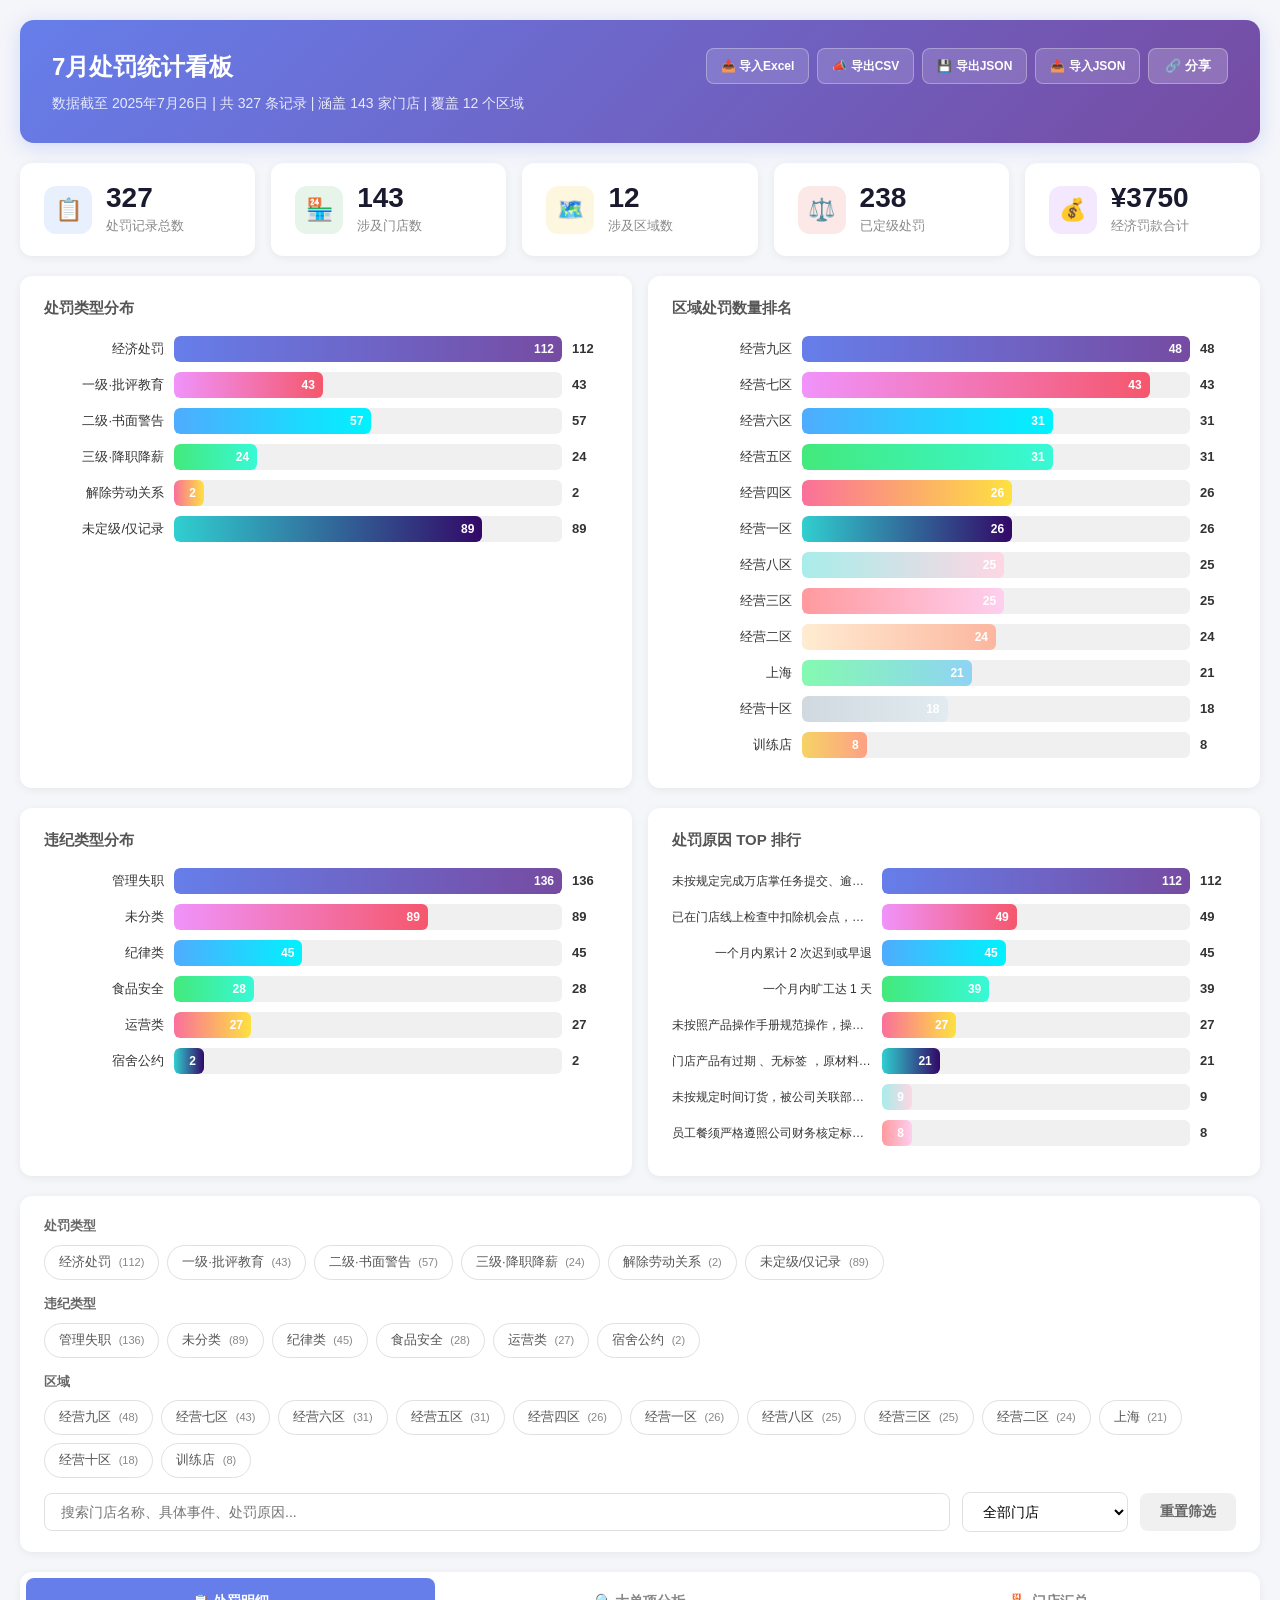
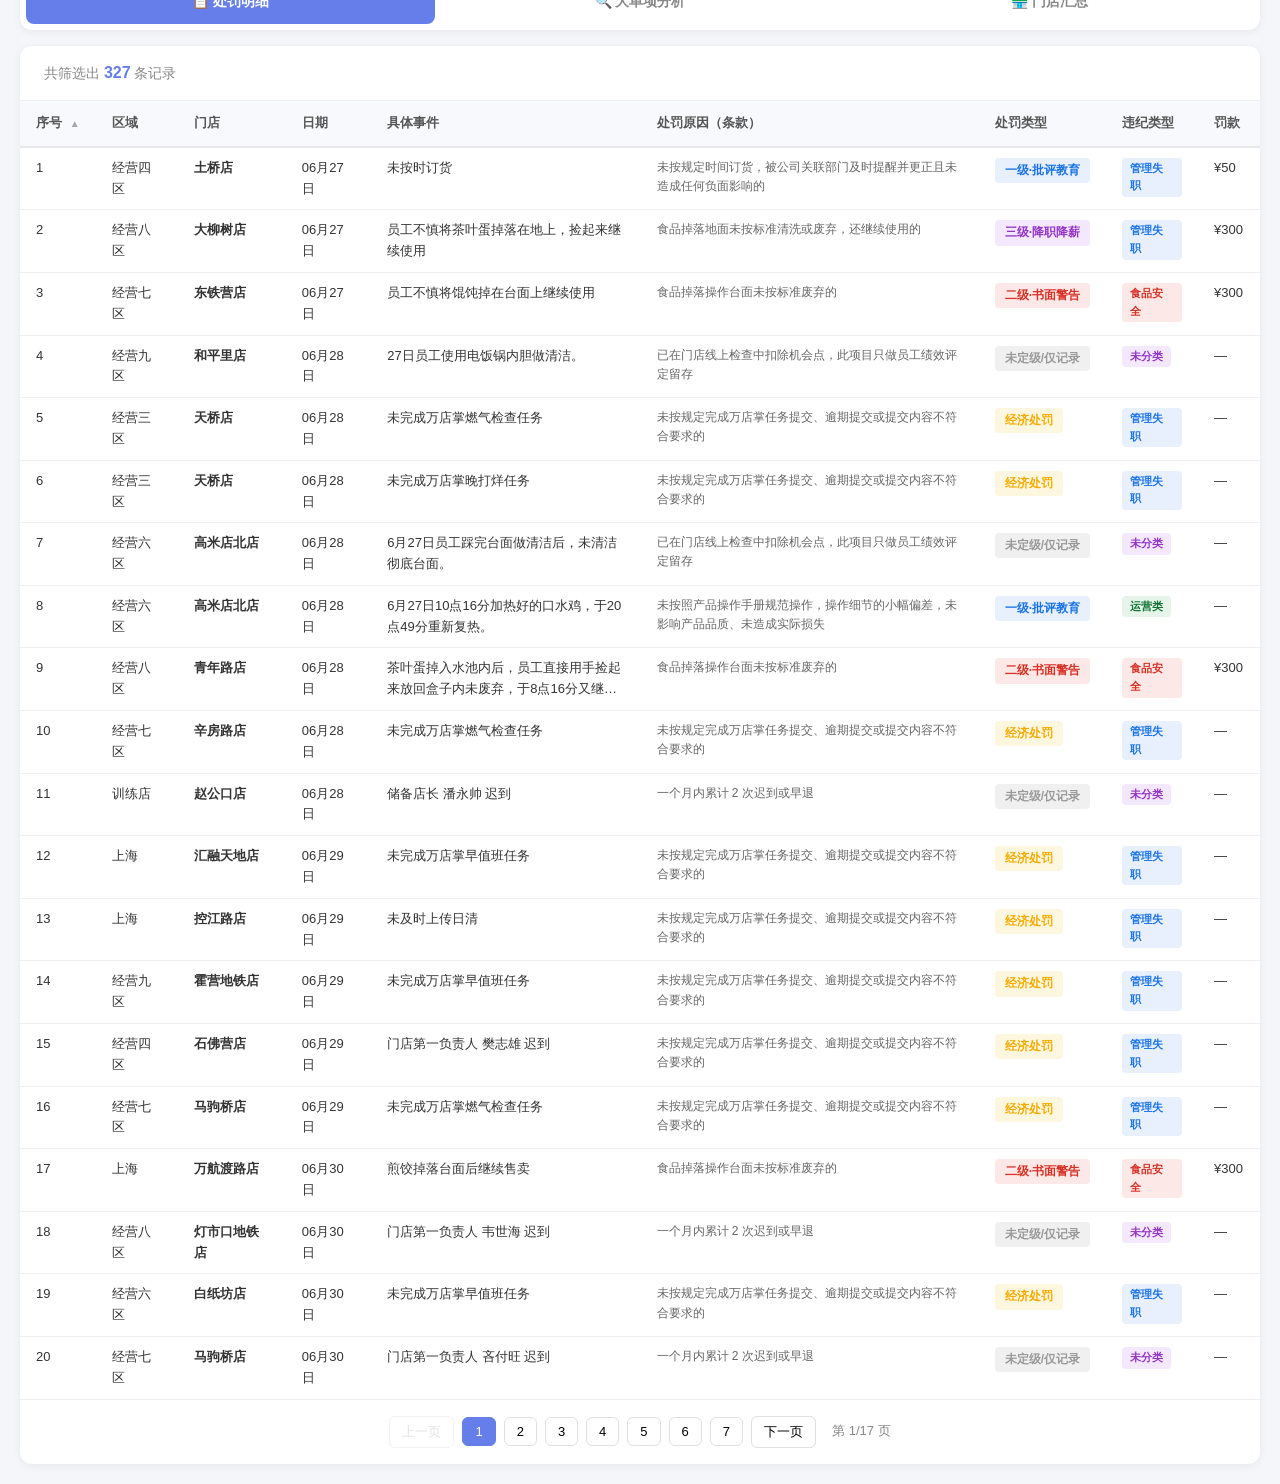
<file: 处罚统计看板.html>
<!DOCTYPE html>
<html lang="zh-CN">
<head>
<meta charset="UTF-8">
<meta name="viewport" content="width=device-width, initial-scale=1.0">
<title>7月处罚统计看板（截至7.26）</title>
<style>
* { margin: 0; padding: 0; box-sizing: border-box; }
body {
  font-family: -apple-system, BlinkMacSystemFont, "Segoe UI", "PingFang SC", "Hiragino Sans GB", "Microsoft YaHei", sans-serif;
  background: #f5f6fa; color: #333; line-height: 1.6;
}
.app { max-width: 1400px; margin: 0 auto; padding: 20px; }

.header {
  background: linear-gradient(135deg, #667eea 0%, #764ba2 100%);
  color: #fff; padding: 28px 32px; border-radius: 14px;
  margin-bottom: 20px; box-shadow: 0 4px 20px rgba(102,126,234,0.25);
  position: relative;
}
.header h1 { font-size: 24px; font-weight: 700; margin-bottom: 6px; }
.header .subtitle { font-size: 14px; opacity: 0.85; }
.header .share-btn {
  background: rgba(255,255,255,0.2); color: #fff;
  border: 1px solid rgba(255,255,255,0.3); border-radius: 8px;
  padding: 8px 16px; font-size: 13px; font-weight: 600; cursor: pointer;
  transition: all 0.2s; display: inline-flex; align-items: center; gap: 6px;
}
.header .share-btn:hover { background: rgba(255,255,255,0.35); }
.header-actions {
  position: absolute; top: 28px; right: 32px;
  display: flex; gap: 8px; flex-wrap: wrap; justify-content: flex-end;
}
.header-btn {
  background: rgba(255,255,255,0.15); color: #fff;
  border: 1px solid rgba(255,255,255,0.3); border-radius: 8px;
  padding: 8px 14px; font-size: 12px; font-weight: 600; cursor: pointer;
  transition: all 0.2s; white-space: nowrap;
}
.header-btn:hover { background: rgba(255,255,255,0.3); }
.header .share-btn { margin: 0; }

.summary-row {
  display: grid; grid-template-columns: repeat(auto-fit, minmax(180px, 1fr));
  gap: 16px; margin-bottom: 20px;
}
.sum-card {
  background: #fff; border-radius: 12px; padding: 20px 24px;
  box-shadow: 0 2px 8px rgba(0,0,0,0.06);
  display: flex; align-items: center; gap: 14px; transition: transform 0.2s;
}
.sum-card:hover { transform: translateY(-2px); }
.sum-icon {
  width: 48px; height: 48px; border-radius: 12px;
  display: flex; align-items: center; justify-content: center;
  font-size: 22px; flex-shrink: 0;
}
.sum-info .num { font-size: 28px; font-weight: 800; color: #1a1a2e; line-height: 1.1; }
.sum-info .label { font-size: 13px; color: #888; margin-top: 2px; }
.bg-blue { background: #e8f0fe; color: #1a73e8; }
.bg-red { background: #fce8e6; color: #d93025; }
.bg-green { background: #e6f4ea; color: #137333; }
.bg-orange { background: #fef7e0; color: #f9ab00; }
.bg-purple { background: #f3e8fd; color: #9334c6; }
.bg-teal { background: #e0f5f5; color: #00897b; }

.charts-row {
  display: grid; grid-template-columns: 1fr 1fr;
  gap: 16px; margin-bottom: 20px;
}
.chart-card {
  background: #fff; border-radius: 12px; padding: 20px 24px;
  box-shadow: 0 2px 8px rgba(0,0,0,0.06);
}
.chart-card h3 { font-size: 15px; font-weight: 700; color: #555; margin-bottom: 16px; }
.bar-item { display: flex; align-items: center; gap: 10px; margin-bottom: 10px; }
.bar-label { width: 120px; font-size: 13px; text-align: right; flex-shrink: 0; cursor: pointer; white-space: nowrap; overflow: hidden; text-overflow: ellipsis; }
.bar-label:hover { color: #667eea; text-decoration: underline; }
.bar-track { flex: 1; height: 26px; background: #f0f0f0; border-radius: 6px; overflow: hidden; position: relative; }
.bar-fill { height: 100%; border-radius: 6px; display: flex; align-items: center; justify-content: flex-end; padding-right: 8px; font-size: 12px; font-weight: 700; color: #fff; transition: width 0.6s ease; min-width: 30px; }
.bar-count { width: 36px; font-size: 13px; font-weight: 700; text-align: left; flex-shrink: 0; }

.filter-bar {
  background: #fff; border-radius: 12px; padding: 20px 24px;
  margin-bottom: 20px; box-shadow: 0 2px 8px rgba(0,0,0,0.06);
}
.filter-section { margin-bottom: 14px; }
.filter-section:last-child { margin-bottom: 0; }
.filter-title { font-size: 13px; font-weight: 700; color: #666; margin-bottom: 8px; }
.chip-group { display: flex; flex-wrap: wrap; gap: 8px; }
.chip {
  padding: 6px 14px; border-radius: 20px; font-size: 13px; font-weight: 500;
  border: 1.5px solid #e0e0e0; background: #fff; color: #555; cursor: pointer;
  transition: all 0.2s; user-select: none;
}
.chip:hover { border-color: #667eea; }
.chip.active { background: #667eea; color: #fff; border-color: #667eea; }
.chip .count { font-size: 11px; opacity: 0.7; margin-left: 4px; }
.search-row { display: flex; gap: 12px; align-items: center; }
.search-input {
  flex: 1; padding: 10px 16px; border: 1.5px solid #e0e0e0; border-radius: 8px;
  font-size: 14px; outline: none; transition: border-color 0.2s;
}
.search-input:focus { border-color: #667eea; }
.select-input {
  padding: 10px 16px; border: 1.5px solid #e0e0e0; border-radius: 8px;
  font-size: 14px; outline: none; background: #fff; cursor: pointer; min-width: 160px;
}
.select-input:focus { border-color: #667eea; }
.btn-reset {
  padding: 10px 20px; border: none; border-radius: 8px; font-size: 14px;
  font-weight: 600; cursor: pointer; background: #f0f0f0; color: #666; transition: all 0.2s;
}
.btn-reset:hover { background: #e0e0e0; }

.view-tabs {
  display: flex; gap: 0; margin-bottom: 16px;
  background: #fff; border-radius: 12px; padding: 6px;
  box-shadow: 0 2px 8px rgba(0,0,0,0.06);
}
.view-tab {
  flex: 1; text-align: center; padding: 12px 20px; font-size: 14px; font-weight: 600;
  border-radius: 8px; cursor: pointer; transition: all 0.2s; color: #888;
}
.view-tab.active { background: #667eea; color: #fff; }
.view-tab:hover:not(.active) { background: #f0f0f0; }

/* Topic analysis */
.topic-grid {
  display: grid; grid-template-columns: repeat(auto-fit, minmax(340px, 1fr));
  gap: 16px; margin-bottom: 20px;
}
.topic-card {
  background: #fff; border-radius: 12px; overflow: hidden;
  box-shadow: 0 2px 8px rgba(0,0,0,0.06); transition: transform 0.2s;
}
.topic-card:hover { transform: translateY(-2px); }
.topic-header {
  padding: 20px 24px; display: flex; align-items: center; justify-content: space-between;
  cursor: pointer; transition: background 0.2s;
}
.topic-header:hover { background: #f8f9fc; }
.topic-header-left { display: flex; align-items: center; gap: 12px; }
.topic-icon {
  width: 44px; height: 44px; border-radius: 10px;
  display: flex; align-items: center; justify-content: center;
  font-size: 20px; flex-shrink: 0;
}
.topic-info .tname { font-size: 16px; font-weight: 700; color: #333; }
.topic-info .tdesc { font-size: 12px; color: #aaa; margin-top: 2px; }
.topic-count {
  font-size: 28px; font-weight: 800; color: #667eea;
}
.topic-count .unit { font-size: 13px; font-weight: 500; color: #888; margin-left: 4px; }
.topic-body { padding: 0 24px 20px; }
.topic-row { display: flex; align-items: center; gap: 8px; margin-bottom: 8px; }
.topic-row .tlabel { width: 80px; font-size: 12px; color: #888; flex-shrink: 0; text-align: right; }
.topic-row .tbar { flex: 1; height: 20px; background: #f0f0f0; border-radius: 4px; overflow: hidden; }
.topic-row .tfill { height: 100%; border-radius: 4px; display: flex; align-items: center; justify-content: flex-end; padding-right: 6px; font-size: 11px; font-weight: 700; color: #fff; min-width: 24px; }
.topic-row .tnum { width: 28px; font-size: 12px; font-weight: 700; text-align: left; flex-shrink: 0; }
.topic-section-title { font-size: 12px; font-weight: 700; color: #aaa; margin: 14px 0 6px; text-transform: uppercase; letter-spacing: 0.5px; }
.topic-btn {
  margin-top: 14px; width: 100%; padding: 10px; border: none; border-radius: 8px;
  background: #667eea; color: #fff; font-size: 13px; font-weight: 600; cursor: pointer; transition: all 0.2s;
}
.topic-btn:hover { background: #5a6fd8; }

.store-summary-wrap {
  background: #fff; border-radius: 12px; overflow: hidden;
  box-shadow: 0 2px 8px rgba(0,0,0,0.06); margin-bottom: 20px;
}
.store-summary-wrap h3 { padding: 20px 24px 12px; font-size: 15px; font-weight: 700; color: #555; }
.store-summary-wrap .hint { padding: 0 24px 12px; font-size: 12px; color: #aaa; }
.store-summary-table { width: 100%; border-collapse: collapse; }
.store-summary-table thead th {
  background: #f8f9fc; padding: 10px 12px; text-align: left; font-size: 12px;
  font-weight: 700; color: #555; border-bottom: 2px solid #e8e8e8; white-space: nowrap;
  cursor: pointer; user-select: none;
}
.store-summary-table thead th:hover { background: #eef0f6; }
.store-summary-table tbody td { padding: 9px 12px; font-size: 13px; border-bottom: 1px solid #f0f0f0; }
.store-summary-table tbody tr { cursor: pointer; transition: background 0.15s; }
.store-summary-table tbody tr:hover { background: #f8f9fc; }
.store-summary-table tbody tr.selected { background: #eef0f6; }
.num-cell { text-align: center; font-weight: 700; }
.mini-badge {
  display: inline-block; min-width: 20px; padding: 1px 5px; border-radius: 3px;
  font-size: 11px; font-weight: 700; text-align: center;
}
.mb-eco { background: #fef7e0; color: #f9ab00; }
.mb-1 { background: #e8f0fe; color: #1a73e8; }
.mb-2 { background: #fce8e6; color: #d93025; }
.mb-3 { background: #f3e8fd; color: #9334c6; }
.mb-0 { color: #ccc; }

.table-wrap {
  background: #fff; border-radius: 12px; overflow: hidden;
  box-shadow: 0 2px 8px rgba(0,0,0,0.06);
}
.table-info {
  padding: 14px 24px; font-size: 14px; color: #888;
  border-bottom: 1px solid #f0f0f0; display: flex; justify-content: space-between; align-items: center;
}
.table-info b { color: #667eea; font-size: 16px; }
table { width: 100%; border-collapse: collapse; }
thead th {
  background: #f8f9fc; padding: 12px 16px; text-align: left; font-size: 13px;
  font-weight: 700; color: #555; border-bottom: 2px solid #e8e8e8; white-space: nowrap;
  cursor: pointer; user-select: none;
}
thead th:hover { background: #eef0f6; }
thead th .sort-icon { font-size: 10px; opacity: 0.5; margin-left: 4px; }
tbody td { padding: 10px 16px; font-size: 13px; border-bottom: 1px solid #f0f0f0; vertical-align: top; }
tbody tr:hover { background: #f8f9fc; }
.badge { display: inline-block; padding: 3px 10px; border-radius: 4px; font-size: 12px; font-weight: 600; white-space: nowrap; }
.badge-economy { background: #fef7e0; color: #f9ab00; }
.badge-level1 { background: #e8f0fe; color: #1a73e8; }
.badge-level2 { background: #fce8e6; color: #d93025; }
.badge-level3 { background: #f3e8fd; color: #9334c6; }
.badge-level4 { background: #e0f5f5; color: #00897b; }
.badge-dismiss { background: #1a1a2e; color: #fff; }
.badge-none { background: #f0f0f0; color: #999; }
.vtype-tag { display: inline-block; padding: 2px 8px; border-radius: 4px; font-size: 11px; font-weight: 600; }
.vtype-mgmt { background: #e8f0fe; color: #1a73e8; }
.vtype-safety { background: #fce8e6; color: #d93025; }
.vtype-op { background: #e6f4ea; color: #137333; }
.vtype-disc { background: #fef7e0; color: #f9ab00; }
.vtype-dorm { background: #f3e8fd; color: #9334c6; }
.event-cell { max-width: 280px; }
.clause-cell { max-width: 350px; color: #666; font-size: 12px; }
.truncate { display: -webkit-box; -webkit-line-clamp: 2; -webkit-box-orient: vertical; overflow: hidden; cursor: pointer; }
.truncate.expanded { -webkit-line-clamp: unset; }
.empty-row { text-align: center; padding: 40px; color: #999; }

.pagination { display: flex; justify-content: center; align-items: center; gap: 8px; padding: 16px; }
.page-btn { padding: 6px 12px; border: 1px solid #e0e0e0; border-radius: 6px; background: #fff; font-size: 13px; cursor: pointer; transition: all 0.2s; }
.page-btn:hover:not(:disabled) { border-color: #667eea; background: #f8f9fc; }
.page-btn.active { background: #667eea; color: #fff; border-color: #667eea; }
.page-btn:disabled { opacity: 0.4; cursor: default; }

.color-0 { background: linear-gradient(90deg, #667eea, #764ba2); }
.color-1 { background: linear-gradient(90deg, #f093fb, #f5576c); }
.color-2 { background: linear-gradient(90deg, #4facfe, #00f2fe); }
.color-3 { background: linear-gradient(90deg, #43e97b, #38f9d7); }
.color-4 { background: linear-gradient(90deg, #fa709a, #fee140); }
.color-5 { background: linear-gradient(90deg, #30cfd0, #330867); }
.color-6 { background: linear-gradient(90deg, #a8edea, #fed6e3); }
.color-7 { background: linear-gradient(90deg, #ff9a9e, #fecfef); }
.color-8 { background: linear-gradient(90deg, #ffecd2, #fcb69f); }
.color-9 { background: linear-gradient(90deg, #84fab0, #8fd3f4); }
.color-10 { background: linear-gradient(90deg, #cfd9df, #e2ebf0); }
.color-11 { background: linear-gradient(90deg, #f6d365, #fda085); }

@media (max-width: 768px) {
  .charts-row { grid-template-columns: 1fr; }
  .summary-row { grid-template-columns: repeat(2, 1fr); }
  .search-row { flex-direction: column; }
  .event-cell { max-width: 180px; }
  .clause-cell { max-width: 200px; }
  .header .share-btn { position: static; margin-top: 10px; }
  .header-actions { position: static; margin-top: 10px; justify-content: flex-start; }
}
</style>
</head>
<body>
<div class="app">
  <div class="header">
    <h1>7月处罚统计看板</h1>
    <div class="subtitle" id="subtitle">数据截至 2025年7月26日 | 共 327 条记录 | 涵盖 143 家门店 | 覆盖 12 个区域</div>
    <div class="header-actions">
      <button class="header-btn" onclick="document.getElementById('excelInput').click()">&#128229; 导入Excel</button>
      <button class="header-btn" onclick="exportCSV()">&#128227; 导出CSV</button>
      <button class="header-btn" onclick="exportJSON()">&#128190; 导出JSON</button>
      <button class="header-btn" onclick="document.getElementById('jsonInput').click()">&#128229; 导入JSON</button>
      <button class="share-btn" onclick="copyShareLink()">&#128279; 分享</button>
    </div>
  </div>
  <input type="file" id="excelInput" accept=".xlsx,.xls,.csv" style="display:none" onchange="handleExcelImport(this)">
  <input type="file" id="jsonInput" accept=".json" style="display:none" onchange="handleJSONImport(this)">

  <div class="summary-row" id="summaryRow"></div>

  <div class="charts-row">
    <div class="chart-card"><h3>处罚类型分布</h3><div id="penaltyChart"></div></div>
    <div class="chart-card"><h3>区域处罚数量排名</h3><div id="regionChart"></div></div>
  </div>
  <div class="charts-row">
    <div class="chart-card"><h3>违纪类型分布</h3><div id="vtypeChart"></div></div>
    <div class="chart-card"><h3>处罚原因 TOP 排行</h3><div id="reasonChart"></div></div>
  </div>

  <div class="filter-bar">
    <div class="filter-section"><div class="filter-title">处罚类型</div><div class="chip-group" id="penaltyChips"></div></div>
    <div class="filter-section"><div class="filter-title">违纪类型</div><div class="chip-group" id="vtypeChips"></div></div>
    <div class="filter-section"><div class="filter-title">区域</div><div class="chip-group" id="regionChips"></div></div>
    <div class="filter-section">
      <div class="search-row">
        <input type="text" class="search-input" id="searchInput" placeholder="搜索门店名称、具体事件、处罚原因...">
        <select class="select-input" id="storeSelect"><option value="">全部门店</option></select>
        <button class="btn-reset" onclick="resetFilters()">重置筛选</button>
      </div>
    </div>
  </div>

  <div class="view-tabs">
    <div class="view-tab active" onclick="switchView('detail')">&#128203; 处罚明细</div>
    <div class="view-tab" onclick="switchView('topic')">&#128269; 大单项分析</div>
    <div class="view-tab" onclick="switchView('store')">&#127978; 门店汇总</div>
  </div>

  <div id="topicView" style="display:none">
    <div class="topic-grid" id="topicGrid"></div>
  </div>

  <div id="storeView" style="display:none">
    <div class="store-summary-wrap">
      <h3>门店处罚汇总</h3>
      <div class="hint">点击任意行可在下方明细表中查看该门店的全部处罚记录 | 点击表头可排序</div>
      <table class="store-summary-table">
        <thead>
          <tr>
            <th data-ssort="store">门店</th>
            <th data-ssort="region">区域</th>
            <th data-ssort="total" style="text-align:center">处罚总数</th>
            <th style="text-align:center">经济处罚</th>
            <th style="text-align:center">一级</th>
            <th style="text-align:center">二级</th>
            <th style="text-align:center">三级</th>
            <th style="text-align:center">解除</th>
            <th style="text-align:center">未定级</th>
            <th data-ssort="fine" style="text-align:center">罚款合计</th>
          </tr>
        </thead>
        <tbody id="storeSummaryBody"></tbody>
      </table>
    </div>
  </div>

  <div id="detailView">
    <div class="table-wrap">
      <div class="table-info">
        <span>共筛选出 <b id="filteredCount">0</b> 条记录</span>
        <span id="activeFilters"></span>
      </div>
      <table id="dataTable">
        <thead>
          <tr>
            <th data-sort="seq">序号 <span class="sort-icon"></span></th>
            <th data-sort="region">区域 <span class="sort-icon"></span></th>
            <th data-sort="store">门店 <span class="sort-icon"></span></th>
            <th data-sort="date">日期 <span class="sort-icon"></span></th>
            <th>具体事件</th>
            <th>处罚原因（条款）</th>
            <th data-sort="penaltyLevel">处罚类型 <span class="sort-icon"></span></th>
            <th data-sort="violationType">违纪类型 <span class="sort-icon"></span></th>
            <th data-sort="fine">罚款 <span class="sort-icon"></span></th>
          </tr>
        </thead>
        <tbody id="tableBody"></tbody>
      </table>
      <div class="pagination" id="pagination"></div>
    </div>
  </div>
</div>

<script src="https://cdn.sheetjs.com/xlsx-0.20.3/package/dist/xlsx.full.min.js"></script>
<script>
let RAW_DATA = [{"seq": "1", "region": "经营四区", "store": "土桥店", "manager": "刘琦", "date": "06月27日", "event": "未按时订货", "clause": "未按规定时间订货，被公司关联部门及时提醒并更正且未造成任何负面影响的", "penaltyLevel": "一级批评教育", "violationType": "管理失职", "fine": "50", "source": ""}, {"seq": "2", "region": "经营八区", "store": "大柳树店", "manager": "沈静婷\n（人事调动前）", "date": "06月27日", "event": "员工不慎将茶叶蛋掉落在地上，捡起来继续使用", "clause": "食品掉落地面未按标准清洗或废弃，还继续使用的", "penaltyLevel": "三级降职降薪", "violationType": "管理失职", "fine": "300", "source": ""}, {"seq": "3", "region": "经营七区", "store": "东铁营店", "manager": "区域直管", "date": "06月27日", "event": "员工不慎将馄饨掉在台面上继续使用", "clause": "食品掉落操作台面未按标准废弃的", "penaltyLevel": "二级书面警告", "violationType": "食品安全类", "fine": "300", "source": ""}, {"seq": "4", "region": "经营九区", "store": "和平里店", "manager": "区域直管", "date": "06月28日", "event": "27日员工使用电饭锅内胆做清洁。", "clause": "已在门店线上检查中扣除机会点，此项目只做员工绩效评定留存", "penaltyLevel": "", "violationType": "", "fine": "", "source": ""}, {"seq": "5", "region": "经营三区", "store": "天桥店", "manager": "林周强", "date": "06月28日", "event": "未完成万店掌燃气检查任务", "clause": "未按规定完成万店掌任务提交、逾期提交或提交内容不符合要求的", "penaltyLevel": "经济处罚", "violationType": "管理失职", "fine": "", "source": ""}, {"seq": "6", "region": "经营三区", "store": "天桥店", "manager": "林周强", "date": "06月28日", "event": "未完成万店掌晚打烊任务", "clause": "未按规定完成万店掌任务提交、逾期提交或提交内容不符合要求的", "penaltyLevel": "经济处罚", "violationType": "管理失职", "fine": "", "source": ""}, {"seq": "7", "region": "经营六区", "store": "高米店北店", "manager": "王琴", "date": "06月28日", "event": "6月27日员工踩完台面做清洁后，未清洁彻底台面。", "clause": "已在门店线上检查中扣除机会点，此项目只做员工绩效评定留存", "penaltyLevel": "", "violationType": "", "fine": "", "source": ""}, {"seq": "8", "region": "经营六区", "store": "高米店北店", "manager": "王琴", "date": "06月28日", "event": "6月27日10点16分加热好的口水鸡，于20点49分重新复热。", "clause": "未按照产品操作手册规范操作，操作细节的小幅偏差，未影响产品品质、未造成实际损失", "penaltyLevel": "一级批评教育", "violationType": "运营类", "fine": "", "source": ""}, {"seq": "9", "region": "经营八区", "store": "青年路店", "manager": "区域直管", "date": "06月28日", "event": "茶叶蛋掉入水池内后，员工直接用手捡起来放回盒子内未废弃，于8点16分又继续加热出餐。", "clause": "食品掉落操作台面未按标准废弃的", "penaltyLevel": "二级书面警告", "violationType": "食品安全类", "fine": "300", "source": ""}, {"seq": "10", "region": "经营七区", "store": "辛房路店", "manager": "叶子瑞", "date": "06月28日", "event": "未完成万店掌燃气检查任务", "clause": "未按规定完成万店掌任务提交、逾期提交或提交内容不符合要求的", "penaltyLevel": "经济处罚", "violationType": "管理失职", "fine": "", "source": ""}, {"seq": "11", "region": "训练店", "store": "赵公口店", "manager": "胡敬花", "date": "06月28日", "event": "储备店长 潘永帅 迟到", "clause": "一个月内累计 2 次迟到或早退", "penaltyLevel": "", "violationType": "", "fine": "", "source": ""}, {"seq": "12", "region": "上海", "store": "汇融天地店", "manager": "区域直管", "date": "06月29日", "event": "未完成万店掌早值班任务", "clause": "未按规定完成万店掌任务提交、逾期提交或提交内容不符合要求的", "penaltyLevel": "经济处罚", "violationType": "管理失职", "fine": "", "source": ""}, {"seq": "13", "region": "上海", "store": "控江路店", "manager": "徐常青", "date": "06月29日", "event": "未及时上传日清", "clause": "未按规定完成万店掌任务提交、逾期提交或提交内容不符合要求的", "penaltyLevel": "经济处罚", "violationType": "管理失职", "fine": "", "source": ""}, {"seq": "14", "region": "经营九区", "store": "霍营地铁店", "manager": "晋清源", "date": "06月29日", "event": "未完成万店掌早值班任务", "clause": "未按规定完成万店掌任务提交、逾期提交或提交内容不符合要求的", "penaltyLevel": "经济处罚", "violationType": "管理失职", "fine": "", "source": ""}, {"seq": "15", "region": "经营四区", "store": "石佛营店", "manager": "樊志雄", "date": "06月29日", "event": "门店第一负责人 樊志雄 迟到", "clause": "未按规定完成万店掌任务提交、逾期提交或提交内容不符合要求的", "penaltyLevel": "经济处罚", "violationType": "管理失职", "fine": "", "source": ""}, {"seq": "16", "region": "经营七区", "store": "马驹桥店", "manager": "吝付旺", "date": "06月29日", "event": "未完成万店掌燃气检查任务", "clause": "未按规定完成万店掌任务提交、逾期提交或提交内容不符合要求的", "penaltyLevel": "经济处罚", "violationType": "管理失职", "fine": "", "source": ""}, {"seq": "17", "region": "上海", "store": "万航渡路店", "manager": "区域直管", "date": "06月30日", "event": "煎饺掉落台面后继续售卖", "clause": "食品掉落操作台面未按标准废弃的", "penaltyLevel": "二级书面警告", "violationType": "食品安全类", "fine": "300", "source": ""}, {"seq": "18", "region": "经营八区", "store": "灯市口地铁店", "manager": "韦世海", "date": "06月30日", "event": "门店第一负责人 韦世海  迟到", "clause": "一个月内累计 2 次迟到或早退", "penaltyLevel": "", "violationType": "", "fine": "", "source": ""}, {"seq": "19", "region": "经营六区", "store": "白纸坊店", "manager": "段小元", "date": "06月30日", "event": "未完成万店掌早值班任务", "clause": "未按规定完成万店掌任务提交、逾期提交或提交内容不符合要求的", "penaltyLevel": "经济处罚", "violationType": "管理失职", "fine": "", "source": ""}, {"seq": "20", "region": "经营七区", "store": "马驹桥店", "manager": "吝付旺", "date": "06月30日", "event": "门店第一负责人 吝付旺  迟到", "clause": "一个月内累计 2 次迟到或早退", "penaltyLevel": "", "violationType": "", "fine": "", "source": ""}, {"seq": "21", "region": "经营十区", "store": "十里堡店", "manager": "董莹莹", "date": "06月30日", "event": "未及时上传日清", "clause": "未按规定完成万店掌任务提交、逾期提交或提交内容不符合要求的", "penaltyLevel": "经济处罚", "violationType": "管理失职", "fine": "", "source": ""}, {"seq": "22", "region": "经营十区", "store": "十里堡店", "manager": "董莹莹", "date": "06月30日", "event": "未完成万店掌燃气检查任务", "clause": "未按规定完成万店掌任务提交、逾期提交或提交内容不符合要求的", "penaltyLevel": "经济处罚", "violationType": "管理失职", "fine": "", "source": ""}, {"seq": "23", "region": "经营十区", "store": "十里堡店", "manager": "董莹莹", "date": "06月30日", "event": "未完成万店掌晚打烊任务", "clause": "未按规定完成万店掌任务提交、逾期提交或提交内容不符合要求的", "penaltyLevel": "经济处罚", "violationType": "管理失职", "fine": "", "source": ""}, {"seq": "24", "region": "经营九区", "store": "小营西路店", "manager": "关永鑫", "date": "06月30日", "event": "鸡杂直接泡水解冻", "clause": "未按照产品操作手册规范操作，操作细节的小幅偏差，未影响产品品质、未造成实际损失", "penaltyLevel": "一级批评教育", "violationType": "运营类", "fine": "", "source": ""}, {"seq": "25", "region": "训练店", "store": "枣园地铁店", "manager": "朱澳洋", "date": "06月30日", "event": "储备店长 张耀民 早退", "clause": "一个月内累计 2 次迟到或早退", "penaltyLevel": "", "violationType": "", "fine": "", "source": ""}, {"seq": "26", "region": "经营一区", "store": "昌平地铁店", "manager": "邹喜尧", "date": "07月01日", "event": "检查人员到店后，往垃圾桶扔过期青菜馄饨八盒", "clause": "门店产品有过期 、无标签 ，原材料腐烂变质/早餐产品或者晚打烊产品应该废弃未执行废弃再次售卖使用情形的 ；（针对无标签事件 ，需分析原因 ，若因后端标签脱落或央厨到货问题 ，且证实是后端供应链原因 ，门店第一负责人及时反馈的不予处罚 ，但门店第一负责人未第一时间反馈 ，将给予（一级 I）批评教育加经济处罚 300元 ，不适用降职降薪处理 。）", "penaltyLevel": "三级降职降薪", "violationType": "食品安全类", "fine": "", "source": ""}, {"seq": "27", "region": "经营五区", "store": "七里庄店", "manager": "刘强", "date": "07月01日", "event": "用请小时假方式，避免发起工时异常申请", "clause": "未按要求完成员工排班，致使 2 人（含）以上人员出现补班及考勤未日审情形；或因班次复制操作失误，导致后续有 2 人（含）以上发起班次修改申请；或考勤当日未完成审核，后续有 2 人（含）以上发起班次修改申请的，均属此类违规", "penaltyLevel": "二级书面警告", "violationType": "管理失职", "fine": "100", "source": ""}, {"seq": "28", "region": "经营七区", "store": "临泓路店", "manager": "刘佳豪", "date": "07月01日", "event": "未及时上传日清", "clause": "未按规定完成万店掌任务提交、逾期提交或提交内容不符合要求的", "penaltyLevel": "经济处罚", "violationType": "管理失职", "fine": "", "source": ""}, {"seq": "29", "region": "经营七区", "store": "木樨园桥西店", "manager": "区域直管", "date": "07月01日", "event": "未完成万店掌晚打烊任务", "clause": "未按规定完成万店掌任务提交、逾期提交或提交内容不符合要求的", "penaltyLevel": "经济处罚", "violationType": "管理失职", "fine": "", "source": ""}, {"seq": "30", "region": "经营七区", "store": "西马场店", "manager": "区域直管", "date": "07月01日", "event": "未完成万店掌早值班任务", "clause": "未按规定完成万店掌任务提交、逾期提交或提交内容不符合要求的", "penaltyLevel": "经济处罚", "violationType": "管理失职", "fine": "", "source": ""}, {"seq": "31", "region": "经营九区", "store": "丰管路店", "manager": "刘艳鹏", "date": "07月01日", "event": "未完成万店掌晚打烊任务", "clause": "未按规定完成万店掌任务提交、逾期提交或提交内容不符合要求的", "penaltyLevel": "经济处罚", "violationType": "管理失职", "fine": "", "source": ""}, {"seq": "32", "region": "经营九区", "store": "丰管路店", "manager": "刘艳鹏", "date": "07月01日", "event": "未及时上传日清", "clause": "未按规定完成万店掌任务提交、逾期提交或提交内容不符合要求的", "penaltyLevel": "经济处罚", "violationType": "管理失职", "fine": "", "source": ""}, {"seq": "33", "region": "经营九区", "store": "和平里店", "manager": "区域直管", "date": "07月01日", "event": "二副 徐晨晨 迟到", "clause": "一个月内累计 2 次迟到或早退", "penaltyLevel": "", "violationType": "", "fine": "", "source": ""}, {"seq": "34", "region": "", "store": "营运总部", "manager": "", "date": "07月01日", "event": "潘永帅 储备店长 迟到", "clause": "一个月内累计 2 次迟到或早退", "penaltyLevel": "", "violationType": "", "fine": "", "source": ""}, {"seq": "35", "region": "上海", "store": "汇融天地店", "manager": "区域直管", "date": "07月02日", "event": "储备店长 关晓亮 旷工，上班未打卡", "clause": "一个月内旷工达 1 天", "penaltyLevel": "二级书面警告", "violationType": "纪律类", "fine": "", "source": ""}, {"seq": "36", "region": "经营四区", "store": "玉桥东里店", "manager": "闫良莹", "date": "07月02日", "event": "昨日焖制黄焖鸡未废弃、柠檬片未废弃", "clause": "门店产品有过期 、无标签 ，原材料腐烂变质/早餐产品或者晚打烊产品应该废弃未执行废弃再次售卖使用情形的 ；（针对无标签事件 ，需分析原因 ，若因后端标签脱落或央厨到货问题 ，且证实是后端供应链原因 ，门店第一负责人及时反馈的不予处罚 ，但门店第一负责人未第一时间反馈 ，将给予（一级 I）批评教育加经济处罚 300元 ，不适用降职降薪处理 。）", "penaltyLevel": "三级降职降薪", "violationType": "食品安全类", "fine": "", "source": ""}, {"seq": "37", "region": "经营五区", "store": "富丰桥店", "manager": "董伦", "date": "07月02日", "event": "未完成万店掌早值班任务", "clause": "未按规定完成万店掌任务提交、逾期提交或提交内容不符合要求的", "penaltyLevel": "经济处罚", "violationType": "管理失职", "fine": "", "source": ""}, {"seq": "38", "region": "经营六区", "store": "南站4店", "manager": "赵棋", "date": "07月02日", "event": "员工在馄饨煮台拧抹布，存在食安风险。", "clause": "已在门店线上检查中扣除机会点，此项目只做员工绩效评定留存", "penaltyLevel": "", "violationType": "", "fine": "", "source": ""}, {"seq": "39", "region": "经营七区", "store": "角北店", "manager": "杨磊", "date": "07月02日", "event": "门店第一负责人 杨磊  迟到", "clause": "一个月内累计 2 次迟到或早退", "penaltyLevel": "", "violationType": "", "fine": "", "source": ""}, {"seq": "40", "region": "经营九区", "store": "马家堡店", "manager": "金灿", "date": "07月02日", "event": "储备干部  金灿 迟到", "clause": "一个月内累计 2 次迟到或早退", "penaltyLevel": "", "violationType": "", "fine": "", "source": ""}, {"seq": "41", "region": "经营九区", "store": "日坛北路店", "manager": "姜雨含", "date": "07月02日", "event": "未完成万店掌早值班任务", "clause": "未按规定完成万店掌任务提交、逾期提交或提交内容不符合要求的", "penaltyLevel": "经济处罚", "violationType": "管理失职", "fine": "", "source": ""}, {"seq": "42", "region": "经营六区", "store": "南站2店", "manager": "黄华静", "date": "07月03日", "event": "未完成万店掌早值班任务", "clause": "未按规定完成万店掌任务提交、逾期提交或提交内容不符合要求的", "penaltyLevel": "经济处罚", "violationType": "管理失职", "fine": "", "source": ""}, {"seq": "43", "region": "经营八区", "store": "甜水园店", "manager": "郝帅杰", "date": "07月03日", "event": "一袋羊肉块超过最佳售卖期", "clause": "门店产品有过期 、无标签 ，原材料腐烂变质/早餐产品或者晚打烊产品应该废弃未执行废弃再次售卖使用情形的 ；（针对无标签事件 ，需分析原因 ，若因后端标签脱落或央厨到货问题 ，且证实是后端供应链原因 ，门店第一负责人及时反馈的不予处罚 ，但门店第一负责人未第一时间反馈 ，将给予（一级 I）批评教育加经济处罚 300元 ，不适用降职降薪处理 。）", "penaltyLevel": "三级降职降薪", "violationType": "食品安全类", "fine": "", "source": ""}, {"seq": "44", "region": "经营九区", "store": "嘉园店", "manager": "区域直管", "date": "07月03日", "event": "鲈鱼烧干后员工加汤进行复热出餐", "clause": "未按照产品操作手册规范操作，操作细节的小幅偏差，未影响产品品质、未造成实际损失", "penaltyLevel": "一级批评教育", "violationType": "运营类", "fine": "", "source": ""}, {"seq": "45", "region": "经营九区", "store": "嘉园店", "manager": "区域直管", "date": "07月03日", "event": "其他企业员工过来盛米饭，未付费。", "clause": "已在门店线上检查中扣除机会点，此项目只做员工绩效评定留存", "penaltyLevel": "", "violationType": "", "fine": "", "source": ""}, {"seq": "46", "region": "经营九区", "store": "嘉园店", "manager": "区域直管", "date": "07月03日", "event": "员工使用客用餐具品尝豆浆后，未洗碗，直接放回餐具上面，并且后续直接把豆腐脑勺子放在了该碗上。", "clause": "已在门店线上检查中扣除机会点，此项目只做员工绩效评定留存", "penaltyLevel": "", "violationType": "", "fine": "", "source": ""}, {"seq": "47", "region": "经营一区", "store": "回龙观风雅园店", "manager": "任立志", "date": "07月04日", "event": "未完成万店掌早值班任务", "clause": "未按规定完成万店掌任务提交、逾期提交或提交内容不符合要求的", "penaltyLevel": "经济处罚", "violationType": "管理失职", "fine": "", "source": ""}, {"seq": "48", "region": "经营三区", "store": "驼房营店", "manager": "区域直管", "date": "07月04日", "event": "两份辣椒炒肉放三勺半辣椒圈。", "clause": "未按照产品操作手册规范操作，操作细节的小幅偏差，未影响产品品质、未造成实际损失", "penaltyLevel": "一级批评教育", "violationType": "运营类", "fine": "", "source": ""}, {"seq": "49", "region": "经营四区", "store": "垡头店", "manager": "刘震", "date": "07月04日", "event": "未完成万店掌早值班任务", "clause": "未按规定完成万店掌任务提交、逾期提交或提交内容不符合要求的", "penaltyLevel": "经济处罚", "violationType": "管理失职", "fine": "", "source": ""}, {"seq": "50", "region": "经营四区", "store": "耿庄店", "manager": "何宝金", "date": "07月04日", "event": "用掉落到地面的抹布擦拭浴油器，然后只接回收起来了，与今早直接继续使用。", "clause": "已在门店线上检查中扣除机会点，此项目只做员工绩效评定留存", "penaltyLevel": "", "violationType": "", "fine": "", "source": ""}, {"seq": "51", "region": "经营四区", "store": "耿庄店", "manager": "何宝金", "date": "07月04日", "event": "员工直接用抹布擦拭锅贴机内部。", "clause": "已在门店线上检查中扣除机会点，此项目只做员工绩效评定留存", "penaltyLevel": "", "violationType": "", "fine": "", "source": ""}, {"seq": "52", "region": "经营四区", "store": "耿庄店", "manager": "何宝金", "date": "07月04日", "event": "烤串师用保鲜盒做清洁", "clause": "已在门店线上检查中扣除机会点，此项目只做员工绩效评定留存", "penaltyLevel": "", "violationType": "", "fine": "", "source": ""}, {"seq": "53", "region": "经营六区", "store": "黄村西大街店", "manager": "吕晓华", "date": "07月04日", "event": "在顾客可视范围内，员工在炒菜池旁清洗双手", "clause": "已在门店线上检查中扣除机会点，此项目只做员工绩效评定留存", "penaltyLevel": "", "violationType": "", "fine": "", "source": ""}, {"seq": "54", "region": "经营一区", "store": "建新东街店", "manager": "区域直管", "date": "07月05日", "event": "未完成万店掌早值班任务", "clause": "未按规定完成万店掌任务提交、逾期提交或提交内容不符合要求的", "penaltyLevel": "经济处罚", "violationType": "管理失职", "fine": "", "source": ""}, {"seq": "55", "region": "经营三区", "store": "华威桥店", "manager": "周璐", "date": "07月05日", "event": "门店第一负责人周璐早退", "clause": "一个月内累计 2 次迟到或早退", "penaltyLevel": "", "violationType": "", "fine": "", "source": ""}, {"seq": "56", "region": "经营三区", "store": "华威桥店", "manager": "周璐", "date": "07月05日", "event": "员工用亚克力槽做清洁。", "clause": "已在门店线上检查中扣除机会点，此项目只做员工绩效评定留存", "penaltyLevel": "", "violationType": "", "fine": "", "source": ""}, {"seq": "57", "region": "经营四区", "store": "通胡大街店", "manager": "吴亚超", "date": "07月05日", "event": "员工利用本店食材，未按照标准出餐，做炒面。", "clause": "未按照产品操作手册规范操作，操作细节的小幅偏差，未影响产品品质、未造成实际损失", "penaltyLevel": "一级批评教育", "violationType": "运营类", "fine": "", "source": ""}, {"seq": "58", "region": "经营四区", "store": "通州果园店", "manager": "徐洪亮", "date": "07月05日", "event": "热过的牛奶未废弃放在冰箱", "clause": "门店产品有过期 、无标签 ，原材料腐烂变质/早餐产品或者晚打烊产品应该废弃未执行废弃再次售卖使用情形的 ；（针对无标签事件 ，需分析原因 ，若因后端标签脱落或央厨到货问题 ，且证实是后端供应链原因 ，门店第一负责人及时反馈的不予处罚 ，但门店第一负责人未第一时间反馈 ，将给予（一级 I）批评教育加经济处罚 300元 ，不适用降职降薪处理 。）", "penaltyLevel": "三级降职降薪", "violationType": "食品安全类", "fine": "", "source": ""}, {"seq": "59", "region": "经营四区", "store": "周庄嘉园店", "manager": "琚璐瑶", "date": "07月05日", "event": "门店第一负责人琚璐瑶迟到", "clause": "一个月内累计 2 次迟到或早退", "penaltyLevel": "", "violationType": "", "fine": "", "source": ""}, {"seq": "60", "region": "经营六区", "store": "枣园店", "manager": "束佩佩", "date": "07月05日", "event": "鱼豆腐和肉肠解冻的方式错误，直接用热水加热。", "clause": "未按照产品操作手册规范操作，操作细节的小幅偏差，未影响产品品质、未造成实际损失", "penaltyLevel": "一级批评教育", "violationType": "运营类", "fine": "", "source": ""}, {"seq": "61", "region": "经营七区", "store": "草桥地铁店", "manager": "沈美玲", "date": "07月05日", "event": "筷子掉地上了，店员清洗不彻底只洗了一点，就又继续做餐了", "clause": "已在门店线上检查中扣除机会点，此项目只做员工绩效评定留存", "penaltyLevel": "", "violationType": "", "fine": "", "source": ""}, {"seq": "62", "region": "经营九区", "store": "嘉园店", "manager": "区域直管", "date": "07月05日", "event": "未完成万店掌晚打烊任务", "clause": "未按规定完成万店掌任务提交、逾期提交或提交内容不符合要求的", "penaltyLevel": "经济处罚", "violationType": "管理失职", "fine": "", "source": ""}, {"seq": "63", "region": "经营九区", "store": "清河店", "manager": "栾祖全", "date": "07月05日", "event": "一包小炒鸡辅料过期", "clause": "门店产品有过期 、无标签 ，原材料腐烂变质/早餐产品或者晚打烊产品应该废弃未执行废弃再次售卖使用情形的 ；（针对无标签事件 ，需分析原因 ，若因后端标签脱落或央厨到货问题 ，且证实是后端供应链原因 ，门店第一负责人及时反馈的不予处罚 ，但门店第一负责人未第一时间反馈 ，将给予（一级 I）批评教育加经济处罚 300元 ，不适用降职降薪处理 。）", "penaltyLevel": "三级降职降薪", "violationType": "食品安全类", "fine": "", "source": ""}, {"seq": "64", "region": "经营十区", "store": "定福庄店", "manager": "郭丰瑜", "date": "07月05日", "event": "一包黄瓜片过最佳售卖期", "clause": "门店产品有过期 、无标签 ，原材料腐烂变质/早餐产品或者晚打烊产品应该废弃未执行废弃再次售卖使用情形的 ；（针对无标签事件 ，需分析原因 ，若因后端标签脱落或央厨到货问题 ，且证实是后端供应链原因 ，门店第一负责人及时反馈的不予处罚 ，但门店第一负责人未第一时间反馈 ，将给予（一级 I）批评教育加经济处罚 300元 ，不适用降职降薪处理 。）", "penaltyLevel": "三级降职降薪", "violationType": "食品安全类", "fine": "", "source": ""}, {"seq": "65", "region": "经营十区", "store": "东中街店", "manager": "周峰", "date": "07月05日", "event": "未及时上传日清", "clause": "未按规定完成万店掌任务提交、逾期提交或提交内容不符合要求的", "penaltyLevel": "经济处罚", "violationType": "管理失职", "fine": "", "source": ""}, {"seq": "66", "region": "上海", "store": "江苏路店", "manager": "陈高峰", "date": "07月06日", "event": "未完成万店掌早值班任务", "clause": "未按规定完成万店掌任务提交、逾期提交或提交内容不符合要求的", "penaltyLevel": "经济处罚", "violationType": "管理失职", "fine": "", "source": ""}, {"seq": "67", "region": "经营一区", "store": "昌平地铁店", "manager": "邹喜尧", "date": "07月06日", "event": "门店第一负责人 邹喜尧 迟到", "clause": "一个月内累计 2 次迟到或早退", "penaltyLevel": "", "violationType": "", "fine": "", "source": ""}, {"seq": "68", "region": "经营一区", "store": "和平街店", "manager": "刘明花", "date": "07月06日", "event": "见习二副 曾令宇 旷工，迟到18分钟", "clause": "一个月内旷工达 1 天", "penaltyLevel": "二级书面警告", "violationType": "纪律类", "fine": "", "source": ""}, {"seq": "69", "region": "经营二区", "store": "望京西园店", "manager": "王海洋", "date": "07月06日", "event": "值班经理在做酸辣汤时未放生粉，使用的面粉。", "clause": "未按照产品操作手册规范操作，操作细节的小幅偏差，未影响产品品质、未造成实际损失", "penaltyLevel": "一级批评教育", "violationType": "运营类", "fine": "", "source": ""}, {"seq": "70", "region": "经营二区", "store": "西八里庄店", "manager": "陈玉飞", "date": "07月06日", "event": "未完成万店掌早值班任务", "clause": "未按规定完成万店掌任务提交、逾期提交或提交内容不符合要求的", "penaltyLevel": "经济处罚", "violationType": "管理失职", "fine": "", "source": ""}, {"seq": "71", "region": "经营二区", "store": "远大路店", "manager": "张抗抗", "date": "07月06日", "event": "2个奶皮子酸奶过最佳售卖期。", "clause": "门店产品有过期 、无标签 ，原材料腐烂变质/早餐产品或者晚打烊产品应该废弃未执行废弃再次售卖使用情形的 ；（针对无标签事件 ，需分析原因 ，若因后端标签脱落或央厨到货问题 ，且证实是后端供应链原因 ，门店第一负责人及时反馈的不予处罚 ，但门店第一负责人未第一时间反馈 ，将给予（一级 I）批评教育加经济处罚 300元 ，不适用降职降薪处理 。）", "penaltyLevel": "三级降职降薪", "violationType": "食品安全类", "fine": "", "source": ""}, {"seq": "72", "region": "经营四区", "store": "玉桥中路店", "manager": "王新龙", "date": "07月06日", "event": "未按时订货", "clause": "未按规定时间订货，被公司关联部门及时提醒并更正且未造成任何负面影响的", "penaltyLevel": "一级批评教育", "violationType": "管理失职", "fine": "50", "source": ""}, {"seq": "73", "region": "经营六区", "store": "马连道店", "manager": "董晶晶", "date": "07月06日", "event": "未及时上传日清", "clause": "未按规定完成万店掌任务提交、逾期提交或提交内容不符合要求的", "penaltyLevel": "经济处罚", "violationType": "管理失职", "fine": "", "source": ""}, {"seq": "74", "region": "经营六区", "store": "马连道店", "manager": "董晶晶", "date": "07月06日", "event": "未完成万店掌燃气检查任务", "clause": "未按规定完成万店掌任务提交、逾期提交或提交内容不符合要求的", "penaltyLevel": "经济处罚", "violationType": "管理失职", "fine": "", "source": ""}, {"seq": "75", "region": "经营七区", "store": "丰台大悦春风里店", "manager": "阙丽娜", "date": "07月06日", "event": "未完成万店掌早值班任务", "clause": "未按规定完成万店掌任务提交、逾期提交或提交内容不符合要求的", "penaltyLevel": "经济处罚", "violationType": "管理失职", "fine": "", "source": ""}, {"seq": "76", "region": "经营七区", "store": "暖山生活店", "manager": "李佳豪", "date": "07月06日", "event": "门店第一负责人 李佳豪 迟到", "clause": "一个月内累计 2 次迟到或早退", "penaltyLevel": "", "violationType": "", "fine": "", "source": ""}, {"seq": "77", "region": "经营七区", "store": "石榴园店", "manager": "区域直管\n（人事调动前）", "date": "07月06日", "event": "见习二副 纪红涛 迟到", "clause": "一个月内累计 2 次迟到或早退", "penaltyLevel": "", "violationType": "", "fine": "", "source": ""}, {"seq": "78", "region": "经营七区", "store": "石榴园店", "manager": "区域直管\n（人事调动前）", "date": "07月06日", "event": "未按时订货", "clause": "未按规定时间订货，被公司关联部门及时提醒并更正且未造成任何负面影响的", "penaltyLevel": "一级批评教育", "violationType": "管理失职", "fine": "50", "source": ""}, {"seq": "79", "region": "经营八区", "store": "十里堡地铁店", "manager": "尤磊", "date": "07月06日", "event": "二副 汪雨 迟到", "clause": "一个月内累计 2 次迟到或早退", "penaltyLevel": "", "violationType": "", "fine": "", "source": ""}, {"seq": "80", "region": "经营九区", "store": "和平里店", "manager": "区域直管", "date": "07月06日", "event": "二副 徐晨晨 迟到6.30/7.5两天迟到", "clause": "一个月内累计 2 次迟到或早退", "penaltyLevel": "一级批评教育", "violationType": "纪律类", "fine": "", "source": ""}, {"seq": "81", "region": "经营九区", "store": "七星园店", "manager": "肖本健", "date": "07月06日", "event": "未及时上传日清", "clause": "未按规定完成万店掌任务提交、逾期提交或提交内容不符合要求的", "penaltyLevel": "经济处罚", "violationType": "管理失职", "fine": "", "source": ""}, {"seq": "82", "region": "经营九区", "store": "晓月中路店", "manager": "郭杏娟", "date": "07月06日", "event": "员工用手按压食材且将掉落台面的食材捡回继续使用", "clause": "食品掉落操作台面未按标准废弃的", "penaltyLevel": "二级书面警告", "violationType": "食品安全类", "fine": "300", "source": ""}, {"seq": "83", "region": "经营十区", "store": "车公庄店", "manager": "王爱民", "date": "07月06日", "event": "未及时上传日清", "clause": "未按规定完成万店掌任务提交、逾期提交或提交内容不符合要求的", "penaltyLevel": "经济处罚", "violationType": "管理失职", "fine": "", "source": ""}, {"seq": "84", "region": "经营二区", "store": "黄寺大街店", "manager": "区域直管", "date": "07月07日", "event": "员工用夹子夹完抹布后，未消毒直接给顾客夹松糕。", "clause": "已在门店线上检查中扣除机会点，此项目只做员工绩效评定留存", "penaltyLevel": "", "violationType": "", "fine": "", "source": ""}, {"seq": "85", "region": "经营三区", "store": "驼房营店", "manager": "区域直管", "date": "07月07日", "event": "一盒羊肉串过期", "clause": "门店产品有过期 、无标签 ，原材料腐烂变质/早餐产品或者晚打烊产品应该废弃未执行废弃再次售卖使用情形的 ；（针对无标签事件 ，需分析原因 ，若因后端标签脱落或央厨到货问题 ，且证实是后端供应链原因 ，门店第一负责人及时反馈的不予处罚 ，但门店第一负责人未第一时间反馈 ，将给予（一级 I）批评教育加经济处罚 300元 ，不适用降职降薪处理 。）", "penaltyLevel": "三级降职降薪", "violationType": "食品安全类", "fine": "", "source": ""}, {"seq": "86", "region": "经营四区", "store": "玉桥中路店", "manager": "王新龙", "date": "07月07日", "event": "见习二副 古新雨 早退", "clause": "一个月内累计 2 次迟到或早退", "penaltyLevel": "", "violationType": "", "fine": "", "source": ""}, {"seq": "87", "region": "经营五区", "store": "梅市口店", "manager": "李俊辉", "date": "07月07日", "event": "做酸辣汤，少放1枚鸡蛋（放了19枚）", "clause": "未按照产品操作手册规范操作，操作细节的小幅偏差，未影响产品品质、未造成实际损失", "penaltyLevel": "一级批评教育", "violationType": "运营类", "fine": "", "source": ""}, {"seq": "88", "region": "经营六区", "store": "拱辰南大街店", "manager": "区域直管", "date": "07月07日", "event": "员工使用5份鱼片肉炒制2份员工餐，存在违规操作", "clause": "员工餐须严格遵照公司财务核定标准、配餐规格依规执行，严禁私自为员工餐额外加料、超量取用食材、超出用餐标准多食多占、违规加餐等行为；用餐统一在大厅指定区域就餐，禁止在库房等无监控区域\n就餐；", "penaltyLevel": "二级书面警告", "violationType": "管理失职", "fine": "100", "source": ""}, {"seq": "89", "region": "经营一区", "store": "顺义站前南街店", "manager": "赵涛", "date": "07月08日", "event": "未及时上传日清", "clause": "未按规定完成万店掌任务提交、逾期提交或提交内容不符合要求的", "penaltyLevel": "经济处罚", "violationType": "管理失职", "fine": "", "source": ""}, {"seq": "90", "region": "经营二区", "store": "花园北路店", "manager": "孙正宇", "date": "07月08日", "event": "员工用抹布擦拭锅贴机内部。", "clause": "已在门店线上检查中扣除机会点，此项目只做员工绩效评定留存", "penaltyLevel": "", "violationType": "", "fine": "", "source": ""}, {"seq": "91", "region": "经营二区", "store": "西八里庄店", "manager": "陈玉飞", "date": "07月08日", "event": "员工制作三份辣椒炒肉放了五勺辣椒圈。", "clause": "未按照产品操作手册规范操作，操作细节的小幅偏差，未影响产品品质、未造成实际损失", "penaltyLevel": "一级批评教育", "violationType": "运营类", "fine": "", "source": ""}, {"seq": "92", "region": "经营五区", "store": "华源一里店", "manager": "闵丹丹", "date": "07月08日", "event": "员工用抹布擦拭锅贴机内部。", "clause": "已在门店线上检查中扣除机会点，此项目只做员工绩效评定留存", "penaltyLevel": "", "violationType": "", "fine": "", "source": ""}, {"seq": "93", "region": "经营五区", "store": "华源一里店", "manager": "闵丹丹", "date": "07月08日", "event": "员工用不锈钢槽洗抹布，做清洁。", "clause": "已在门店线上检查中扣除机会点，此项目只做员工绩效评定留存", "penaltyLevel": "", "violationType": "", "fine": "", "source": ""}, {"seq": "94", "region": "经营六区", "store": "白纸坊店", "manager": "段小元", "date": "07月08日", "event": "利用本店食材，未按照标准出餐，做酸菜金针菇面条。", "clause": "员工餐须严格遵照公司财务核定标准、配餐规格依规执行，严禁私自为员工餐额外加料、超量取用食材、超出用餐标准多食多占、违规加餐等行为；用餐统一在大厅指定区域就餐，禁止在库房等无监控区域\n就餐；", "penaltyLevel": "二级书面警告", "violationType": "管理失职", "fine": "100", "source": ""}, {"seq": "95", "region": "经营六区", "store": "兴丰大街店", "manager": "区域直管", "date": "07月08日", "event": "利用本店食材，未按照标准出餐，做辣椒炒鸡蛋。", "clause": "员工餐须严格遵照公司财务核定标准、配餐规格依规执行，严禁私自为员工餐额外加料、超量取用食材、超出用餐标准多食多占、违规加餐等行为；用餐统一在大厅指定区域就餐，禁止在库房等无监控区域\n就餐；", "penaltyLevel": "二级书面警告", "violationType": "管理失职", "fine": "100", "source": ""}, {"seq": "96", "region": "经营七区", "store": "次渠店", "manager": "裴丙文", "date": "07月08日", "event": "门店第一负责人裴丙文迟到", "clause": "一个月内累计 2 次迟到或早退", "penaltyLevel": "", "violationType": "", "fine": "", "source": ""}, {"seq": "97", "region": "经营七区", "store": "马驹桥店", "manager": "吝付旺", "date": "07月08日", "event": "门店第一负责人吝付旺旷工，上午班次没有记录", "clause": "一个月内旷工达 1 天", "penaltyLevel": "二级书面警告", "violationType": "纪律类", "fine": "", "source": ""}, {"seq": "98", "region": "经营七区", "store": "亦庄店", "manager": "霍志鹏", "date": "07月08日", "event": "未完成万店掌早值班任务", "clause": "未按规定完成万店掌任务提交、逾期提交或提交内容不符合要求的", "penaltyLevel": "经济处罚", "violationType": "管理失职", "fine": "", "source": ""}, {"seq": "99", "region": "经营八区", "store": "太平街店", "manager": "区域直管", "date": "07月08日", "event": "门店第一负责人高云青旷工，迟到41分钟", "clause": "一个月内旷工达 1 天", "penaltyLevel": "二级书面警告", "violationType": "纪律类", "fine": "", "source": ""}, {"seq": "100", "region": "经营九区", "store": "日坛北路店", "manager": "姜雨含", "date": "07月08日", "event": "未完成万店掌早值班任务", "clause": "未按规定完成万店掌任务提交、逾期提交或提交内容不符合要求的", "penaltyLevel": "经济处罚", "violationType": "管理失职", "fine": "", "source": ""}, {"seq": "101", "region": "经营十区", "store": "十里堡店", "manager": "董莹莹", "date": "07月08日", "event": "食材掉落台面又捡回出外卖", "clause": "食品掉落操作台面未按标准废弃的", "penaltyLevel": "二级书面警告", "violationType": "食品安全类", "fine": "300", "source": ""}, {"seq": "102", "region": "经营二区", "store": "新街口店", "manager": "于涛", "date": "07月09日", "event": "两条冰鲜鲈鱼过最佳售卖期。", "clause": "门店产品有过期 、无标签 ，原材料腐烂变质/早餐产品或者晚打烊产品应该废弃未执行废弃再次售卖使用情形的 ；（针对无标签事件 ，需分析原因 ，若因后端标签脱落或央厨到货问题 ，且证实是后端供应链原因 ，门店第一负责人及时反馈的不予处罚 ，但门店第一负责人未第一时间反馈 ，将给予（一级 I）批评教育加经济处罚 300元 ，不适用降职降薪处理 。）", "penaltyLevel": "三级降职降薪", "violationType": "食品安全类", "fine": "", "source": ""}, {"seq": "103", "region": "经营二区", "store": "新街口店", "manager": "于涛", "date": "07月09日", "event": "员工利用公司食材，未标准出餐，做蛋炒饭。", "clause": "员工餐须严格遵照公司财务核定标准、配餐规格依规执行，严禁私自为员工餐额外加料、超量取用食材、超出用餐标准多食多占、违规加餐等行为；用餐统一在大厅指定区域就餐，禁止在库房等无监控区域\n就餐；", "penaltyLevel": "二级书面警告", "violationType": "管理失职", "fine": "100", "source": ""}, {"seq": "104", "region": "经营二区", "store": "新街口店", "manager": "于涛", "date": "07月09日", "event": "员工用保鲜盒接油条机废水。", "clause": "已在门店线上检查中扣除机会点，此项目只做员工绩效评定留存", "penaltyLevel": "", "violationType": "", "fine": "", "source": ""}, {"seq": "105", "region": "经营二区", "store": "新街口店", "manager": "于涛", "date": "07月09日", "event": "三份辣椒炒肉放六勺辣椒圈。", "clause": "未按照产品操作手册规范操作，操作细节的小幅偏差，未影响产品品质、未造成实际损失", "penaltyLevel": "一级批评教育", "violationType": "运营类", "fine": "", "source": ""}, {"seq": "106", "region": "经营三区", "store": "蒲黄榆店", "manager": "余世煜", "date": "07月09日", "event": "管理会议台账提前写一年的，自己签字", "clause": "已在门店线上检查中扣除机会点，此项目只做员工绩效评定留存", "penaltyLevel": "", "violationType": "", "fine": "", "source": ""}, {"seq": "107", "region": "经营三区", "store": "驼房营店", "manager": "区域直管", "date": "07月09日", "event": "未及时上传日清", "clause": "未按规定完成万店掌任务提交、逾期提交或提交内容不符合要求的", "penaltyLevel": "经济处罚", "violationType": "管理失职", "fine": "", "source": ""}, {"seq": "108", "region": "经营六区", "store": "西站店", "manager": "王贵龙", "date": "07月09日", "event": "用炸油条的油，炸茶叶蛋，油未废弃。", "clause": "未按照产品操作手册规范操作，操作细节的小幅偏差，未影响产品品质、未造成实际损失", "penaltyLevel": "一级批评教育", "violationType": "运营类", "fine": "", "source": ""}, {"seq": "109", "region": "经营七区", "store": "草桥地铁店", "manager": "沈美玲", "date": "07月09日", "event": "见习二副 李永红 旷工，上午班，早退16分钟", "clause": "一个月内旷工达 1 天", "penaltyLevel": "二级书面警告", "violationType": "纪律类", "fine": "", "source": ""}, {"seq": "110", "region": "经营八区", "store": "草房地铁店", "manager": "区域直管", "date": "07月09日", "event": "蒸饺掉落台面后捡回继续使用", "clause": "食品掉落操作台面未按标准废弃的", "penaltyLevel": "二级书面警告", "violationType": "食品安全类", "fine": "300", "source": ""}, {"seq": "111", "region": "经营八区", "store": "东大桥店", "manager": "张志龙", "date": "07月09日", "event": "未及时上传日清", "clause": "未按规定完成万店掌任务提交、逾期提交或提交内容不符合要求的", "penaltyLevel": "经济处罚", "violationType": "管理失职", "fine": "", "source": ""}, {"seq": "112", "region": "经营八区", "store": "十里堡地铁店", "manager": "尤磊", "date": "07月09日", "event": "员工用抹布擦锅贴机内部。", "clause": "已在门店线上检查中扣除机会点，此项目只做员工绩效评定留存", "penaltyLevel": "", "violationType": "", "fine": "", "source": ""}, {"seq": "113", "region": "经营八区", "store": "十里堡地铁店", "manager": "尤磊", "date": "07月09日", "event": "员工食用小包装咸菜。", "clause": "已在门店线上检查中扣除机会点，此项目只做员工绩效评定留存", "penaltyLevel": "", "violationType": "", "fine": "", "source": ""}, {"seq": "114", "region": "经营八区", "store": "左安门店", "manager": "秦少霞", "date": "07月09日", "event": "烧麦蒸饺整袋不拆包装，放车里直接热", "clause": "未按照产品操作手册规范操作，操作细节的小幅偏差，未影响产品品质、未造成实际损失", "penaltyLevel": "一级批评教育", "violationType": "运营类", "fine": "", "source": ""}, {"seq": "115", "region": "经营一区", "store": "回龙观风雅园店", "manager": "任立志", "date": "07月10日", "event": "未及时上传日清", "clause": "未按规定完成万店掌任务提交、逾期提交或提交内容不符合要求的", "penaltyLevel": "经济处罚", "violationType": "管理失职", "fine": "", "source": ""}, {"seq": "116", "region": "经营一区", "store": "西三旗店", "manager": "王俊丽", "date": "07月10日", "event": "用抹布擦拭装有干辣椒的不锈钢槽内部", "clause": "已在门店线上检查中扣除机会点，此项目只做员工绩效评定留存", "penaltyLevel": "", "violationType": "", "fine": "", "source": ""}, {"seq": "117", "region": "经营三区", "store": "西罗园店", "manager": "季必成", "date": "07月10日", "event": "7月9日18点36分备货的馄饨汤未保温存放，在19点24分员工将馄饨汤直接放进馄饨水中进行加热，于19点30员工使用这份馄饨汤继续出餐。", "clause": "已在门店线上检查中扣除机会点，此项目只做员工绩效评定留存", "penaltyLevel": "", "violationType": "", "fine": "", "source": ""}, {"seq": "118", "region": "经营五区", "store": "莲怡园店", "manager": "区域直管", "date": "07月10日", "event": "未完成万店掌早值班任务", "clause": "未按规定完成万店掌任务提交、逾期提交或提交内容不符合要求的", "penaltyLevel": "经济处罚", "violationType": "管理失职", "fine": "", "source": ""}, {"seq": "119", "region": "经营五区", "store": "莲怡园店", "manager": "区域直管", "date": "07月10日", "event": "未及时上传日清", "clause": "未按规定完成万店掌任务提交、逾期提交或提交内容不符合要求的", "penaltyLevel": "经济处罚", "violationType": "管理失职", "fine": "", "source": ""}, {"seq": "120", "region": "经营六区", "store": "南站3店", "manager": "赵棋", "date": "07月10日", "event": "二副张一鸣旷工，少上班卡", "clause": "一个月内旷工达 1 天", "penaltyLevel": "二级书面警告", "violationType": "纪律类", "fine": "", "source": ""}, {"seq": "121", "region": "经营九区", "store": "丰管路店", "manager": "刘艳鹏", "date": "07月10日", "event": "门店第一负责人刘艳鹏迟到", "clause": "一个月内累计 2 次迟到或早退", "penaltyLevel": "", "violationType": "", "fine": "", "source": ""}, {"seq": "122", "region": "经营一区", "store": "天通东苑店", "manager": "周孟君", "date": "07月11日", "event": "员工用煮馄饨水浴中的水，在水浴边上冲馄饨汤袋子，水又流到冲汤里面。", "clause": "已在门店线上检查中扣除机会点，此项目只做员工绩效评定留存", "penaltyLevel": "", "violationType": "", "fine": "", "source": ""}, {"seq": "123", "region": "经营一区", "store": "温都水城店", "manager": "刘丽", "date": "07月11日", "event": "二副 张震 早退1分钟", "clause": "一个月内累计 2 次迟到或早退", "penaltyLevel": "", "violationType": "", "fine": "", "source": ""}, {"seq": "124", "region": "经营三区", "store": "北京站店", "manager": "区域直管", "date": "07月11日", "event": "员工未按照标准加热梅菜扣肉，直接放进了保温槽。", "clause": "未按照产品操作手册规范操作，操作细节的小幅偏差，未影响产品品质、未造成实际损失", "penaltyLevel": "一级批评教育", "violationType": "运营类", "fine": "", "source": ""}, {"seq": "125", "region": "经营三区", "store": "北京站店", "manager": "区域直管", "date": "07月11日", "event": "员工利用公司食材，未标准出餐，做黄焖鸡放的洋葱和金针菇配料。", "clause": "员工餐须严格遵照公司财务核定标准、配餐规格依规执行，严禁私自为员工餐额外加料、超量取用食材、超出用餐标准多食多占、违规加餐等行为；用餐统一在大厅指定区域就餐，禁止在库房等无监控区域\n就餐；", "penaltyLevel": "二级书面警告", "violationType": "管理失职", "fine": "100", "source": ""}, {"seq": "126", "region": "经营四区", "store": "物资学院店", "manager": "区域直管", "date": "07月11日", "event": "二副 李文文 旷工，少一个上班卡", "clause": "一个月内旷工达 1 天", "penaltyLevel": "二级书面警告", "violationType": "纪律类", "fine": "", "source": ""}, {"seq": "127", "region": "经营五区", "store": "莲怡园店", "manager": "区域直管", "date": "07月11日", "event": "未及时上传日清", "clause": "未按规定完成万店掌任务提交、逾期提交或提交内容不符合要求的", "penaltyLevel": "经济处罚", "violationType": "管理失职", "fine": "", "source": ""}, {"seq": "128", "region": "经营七区", "store": "万源路店", "manager": "金艳鸽", "date": "07月11日", "event": "红烧鲈鱼烧干以后未废弃，添加一勺汤汁加热后出餐。", "clause": "未按照产品操作手册规范操作，操作细节的小幅偏差，未影响产品品质、未造成实际损失", "penaltyLevel": "一级批评教育", "violationType": "运营类", "fine": "", "source": ""}, {"seq": "129", "region": "经营七区", "store": "万源路店", "manager": "金艳鸽", "date": "07月11日", "event": "加热梅菜扣肉使用塑料袋装着，直接放进煮馄饨的水浴中进行加热。", "clause": "未按照产品操作手册规范操作，操作细节的小幅偏差，未影响产品品质、未造成实际损失", "penaltyLevel": "一级批评教育", "violationType": "运营类", "fine": "", "source": ""}, {"seq": "130", "region": "经营七区", "store": "万源路店", "manager": "金艳鸽", "date": "07月11日", "event": "员工利用公司食材，未标准出餐，三份牛肉面出两份餐。", "clause": "员工餐须严格遵照公司财务核定标准、配餐规格依规执行，严禁私自为员工餐额外加料、超量取用食材、超出用餐标准多食多占、违规加餐等行为；用餐统一在大厅指定区域就餐，禁止在库房等无监控区域\n就餐；", "penaltyLevel": "二级书面警告", "violationType": "管理失职", "fine": "100", "source": ""}, {"seq": "131", "region": "经营八区", "store": "红庙店", "manager": "王丹丹", "date": "07月11日", "event": "未完成万店掌早值班任务", "clause": "未按规定完成万店掌任务提交、逾期提交或提交内容不符合要求的", "penaltyLevel": "经济处罚", "violationType": "管理失职", "fine": "", "source": ""}, {"seq": "132", "region": "经营八区", "store": "李老新村店", "manager": "区域直管", "date": "07月11日", "event": "未完成万店掌早值班任务", "clause": "未按规定完成万店掌任务提交、逾期提交或提交内容不符合要求的", "penaltyLevel": "经济处罚", "violationType": "管理失职", "fine": "", "source": ""}, {"seq": "133", "region": "经营九区", "store": "霍营地铁店", "manager": "晋清源", "date": "07月11日", "event": "利用公司食材，未标准出餐，做清蒸鲈鱼放未知酱料（非3.0门店没有清蒸鲈鱼售卖）", "clause": "员工餐须严格遵照公司财务核定标准、配餐规格依规执行，严禁私自为员工餐额外加料、超量取用食材、超出用餐标准多食多占、违规加餐等行为；用餐统一在大厅指定区域就餐，禁止在库房等无监控区域\n就餐；", "penaltyLevel": "二级书面警告", "violationType": "管理失职", "fine": "100", "source": ""}, {"seq": "134", "region": "经营九区", "store": "霍营地铁店", "manager": "晋清源", "date": "07月11日", "event": "员工延长工作时长，造成非必要能耗损耗，多次凌晨2点才开始进行打样收尾工作（观察十天基本天天如此）", "clause": "已在门店线上检查中扣除机会点，此项目只做员工绩效评定留存", "penaltyLevel": "", "violationType": "", "fine": "", "source": ""}, {"seq": "135", "region": "经营九区", "store": "日坛北路店", "manager": "姜雨含", "date": "07月11日", "event": "未完成万店掌早值班任务", "clause": "未按规定完成万店掌任务提交、逾期提交或提交内容不符合要求的", "penaltyLevel": "经济处罚", "violationType": "管理失职", "fine": "", "source": ""}, {"seq": "136", "region": "经营十区", "store": "车公庄店", "manager": "王爱民", "date": "07月11日", "event": "未按时订货", "clause": "未按规定时间订货，被公司关联部门及时提醒并更正且未造成任何负面影响的", "penaltyLevel": "一级批评教育", "violationType": "管理失职", "fine": "50", "source": ""}, {"seq": "137", "region": "上海", "store": "控江路店", "manager": "徐常青", "date": "07月12日", "event": "门店第一负责人 徐常青 旷工，少上班卡", "clause": "一个月内旷工达 1 天", "penaltyLevel": "二级书面警告", "violationType": "纪律类", "fine": "", "source": ""}, {"seq": "138", "region": "经营二区", "store": "远大路店", "manager": "张抗抗", "date": "07月12日", "event": "门店第一负责人 张抗抗 迟到", "clause": "一个月内累计 2 次迟到或早退", "penaltyLevel": "", "violationType": "", "fine": "", "source": ""}, {"seq": "139", "region": "经营三区", "store": "崇文门店", "manager": "周磊", "date": "07月12日", "event": "门店第一负责人 周磊 迟到", "clause": "一个月内累计 2 次迟到或早退", "penaltyLevel": "", "violationType": "", "fine": "", "source": ""}, {"seq": "140", "region": "经营五区", "store": "华源一里店", "manager": "闵丹丹", "date": "07月12日", "event": "未完成万店掌早值班任务", "clause": "未按规定完成万店掌任务提交、逾期提交或提交内容不符合要求的", "penaltyLevel": "经济处罚", "violationType": "管理失职", "fine": "", "source": ""}, {"seq": "141", "region": "经营九区", "store": "清河店", "manager": "栾祖全", "date": "07月12日", "event": "栾祖全批量调整班次", "clause": "未按要求完成员工排班，致使 2 人（含）以上人员出现补班及考勤未日审情形；或因班次复制操作失误，导致后续有 2 人（含）以上发起班次修改申请；或考勤当日未完成审核，后续有 2 人（含）以上发起班次修改申请的，均属此类违规", "penaltyLevel": "二级书面警告", "violationType": "管理失职", "fine": "100", "source": ""}, {"seq": "142", "region": "经营十区", "store": "郁花园店", "manager": "李承兵", "date": "07月12日", "event": "未完成万店掌早值班任务", "clause": "未按规定完成万店掌任务提交、逾期提交或提交内容不符合要求的", "penaltyLevel": "经济处罚", "violationType": "管理失职", "fine": "", "source": ""}, {"seq": "143", "region": "上海", "store": "打浦路店", "manager": "刘中骞", "date": "07月13日", "event": "未完成万店掌早值班任务", "clause": "未按规定完成万店掌任务提交、逾期提交或提交内容不符合要求的", "penaltyLevel": "经济处罚", "violationType": "管理失职", "fine": "", "source": ""}, {"seq": "144", "region": "经营一区", "store": "温都水城店", "manager": "刘丽", "date": "07月13日", "event": "二副 张震 旷工，未打卡", "clause": "一个月内旷工达 1 天", "penaltyLevel": "二级书面警告", "violationType": "纪律类", "fine": "", "source": ""}, {"seq": "145", "region": "经营二区", "store": "三里河店", "manager": "王芬", "date": "07月13日", "event": "7月12日用煮台加热梅菜扣肉", "clause": "未按照产品操作手册规范操作，操作细节的小幅偏差，未影响产品品质、未造成实际损失", "penaltyLevel": "一级批评教育", "violationType": "运营类", "fine": "", "source": ""}, {"seq": "146", "region": "经营二区", "store": "三里河店", "manager": "王芬", "date": "07月13日", "event": "用抹布擦拭烤串刷油的器皿内部。", "clause": "已在门店线上检查中扣除机会点，此项目只做员工绩效评定留存", "penaltyLevel": "", "violationType": "", "fine": "", "source": ""}, {"seq": "147", "region": "经营三区", "store": "洋桥南店", "manager": "宋胜雷", "date": "07月13日", "event": "未完成万店掌晚打烊任务", "clause": "未按规定完成万店掌任务提交、逾期提交或提交内容不符合要求的", "penaltyLevel": "经济处罚", "violationType": "管理失职", "fine": "", "source": ""}, {"seq": "148", "region": "经营四区", "store": "通州果园店", "manager": "徐洪亮", "date": "07月13日", "event": "未完成万店掌晚打烊任务", "clause": "未按规定完成万店掌任务提交、逾期提交或提交内容不符合要求的", "penaltyLevel": "经济处罚", "violationType": "管理失职", "fine": "", "source": ""}, {"seq": "149", "region": "经营四区", "store": "通州果园店", "manager": "徐洪亮", "date": "07月13日", "event": "未及时上传日清", "clause": "未按规定完成万店掌任务提交、逾期提交或提交内容不符合要求的", "penaltyLevel": "经济处罚", "violationType": "管理失职", "fine": "", "source": ""}, {"seq": "150", "region": "经营四区", "store": "通州果园店", "manager": "徐洪亮", "date": "07月13日", "event": "未完成万店掌燃气检查任务", "clause": "未按规定完成万店掌任务提交、逾期提交或提交内容不符合要求的", "penaltyLevel": "经济处罚", "violationType": "管理失职", "fine": "", "source": ""}, {"seq": "151", "region": "经营四区", "store": "物资学院店", "manager": "区域直管", "date": "07月13日", "event": "把梅菜扣肉膜撕下来放到红碗里，再放到蒸箱中蒸1小时10分钟。", "clause": "未按照产品操作手册规范操作，操作细节的小幅偏差，未影响产品品质、未造成实际损失", "penaltyLevel": "一级批评教育", "violationType": "运营类", "fine": "", "source": ""}, {"seq": "152", "region": "经营七区", "store": "东铁营店", "manager": "区域直管", "date": "07月13日", "event": "7月12日，18点03分烤好的羊肉串，18点41分复热出外卖。", "clause": "未按照产品操作手册规范操作，操作细节的小幅偏差，未影响产品品质、未造成实际损失", "penaltyLevel": "一级批评教育", "violationType": "运营类", "fine": "", "source": ""}, {"seq": "153", "region": "经营七区", "store": "东铁营店", "manager": "区域直管", "date": "07月13日", "event": "7月12日，一边烤串一边做清洁", "clause": "已在门店线上检查中扣除机会点，此项目只做员工绩效评定留存", "penaltyLevel": "", "violationType": "", "fine": "", "source": ""}, {"seq": "154", "region": "经营八区", "store": "太平街店", "manager": "区域直管", "date": "07月13日", "event": "员工使用葱油煎锅贴", "clause": "未按照产品操作手册规范操作，操作细节的小幅偏差，未影响产品品质、未造成实际损失", "penaltyLevel": "一级批评教育", "violationType": "运营类", "fine": "", "source": ""}, {"seq": "155", "region": "经营九区", "store": "北苑中街店", "manager": "汪霞", "date": "07月13日", "event": "门店第一负责人 汪霞 迟到", "clause": "一个月内累计 2 次迟到或早退", "penaltyLevel": "", "violationType": "", "fine": "", "source": ""}, {"seq": "156", "region": "经营九区", "store": "金融街店", "manager": "沈静婷", "date": "07月13日", "event": "晚打烊葱花未废弃", "clause": "门店产品有过期 、无标签 ，原材料腐烂变质/早餐产品或者晚打烊产品应该废弃未执行废弃再次售卖使用情形的 ；（针对无标签事件 ，需分析原因 ，若因后端标签脱落或央厨到货问题 ，且证实是后端供应链原因 ，门店第一负责人及时反馈的不予处罚 ，但门店第一负责人未第一时间反馈 ，将给予（一级 I）批评教育加经济处罚 300元 ，不适用降职降薪处理 。）", "penaltyLevel": "三级降职降薪", "violationType": "食品安全类", "fine": "", "source": ""}, {"seq": "157", "region": "经营九区", "store": "金融街店", "manager": "沈静婷", "date": "07月13日", "event": "员工餐外带未见付款", "clause": "已在门店线上检查中扣除机会点，此项目只做员工绩效评定留存", "penaltyLevel": "", "violationType": "", "fine": "", "source": ""}, {"seq": "158", "region": "经营二区", "store": "大钟寺店", "manager": "于黎明", "date": "07月14日", "event": "门店第一负责人 于黎明 迟到", "clause": "一个月内累计 2 次迟到或早退", "penaltyLevel": "", "violationType": "", "fine": "", "source": ""}, {"seq": "159", "region": "经营二区", "store": "木偶剧院店", "manager": "柏成", "date": "07月14日", "event": "未按时订货", "clause": "未按规定时间订货，被公司关联部门及时提醒并更正且未造成任何负面影响的", "penaltyLevel": "一级批评教育", "violationType": "管理失职", "fine": "50", "source": ""}, {"seq": "160", "region": "经营二区", "store": "望京西园店", "manager": "王海洋", "date": "07月14日", "event": "未完成万店掌燃气检查任务", "clause": "未按规定完成万店掌任务提交、逾期提交或提交内容不符合要求的", "penaltyLevel": "经济处罚", "violationType": "管理失职", "fine": "", "source": ""}, {"seq": "161", "region": "经营三区", "store": "四路通店", "manager": "张红光", "date": "07月14日", "event": "门店第一负责人 张红光 迟到", "clause": "一个月内累计 2 次迟到或早退", "penaltyLevel": "", "violationType": "", "fine": "", "source": ""}, {"seq": "162", "region": "经营五区", "store": "富丰桥店", "manager": "董伦", "date": "07月14日", "event": "刘国林未经审批私自脱岗", "clause": "一个月内旷工达 1 天", "penaltyLevel": "二级书面警告", "violationType": "纪律类", "fine": "", "source": ""}, {"seq": "163", "region": "经营五区", "store": "古城北路店", "manager": "区域直管", "date": "07月14日", "event": "员工上班时间拿手机打游戏", "clause": "在工作时间被发现进行与工作无关的活动，如玩手机游戏、看视频、睡觉、浏览与工作无关的网页、播放与工作无关的音乐等", "penaltyLevel": "二级书面警告", "violationType": "纪律类", "fine": "", "source": ""}, {"seq": "164", "region": "经营五区", "store": "金顶北路店", "manager": "赵玉杰", "date": "07月14日", "event": "未完成万店掌早值班任务", "clause": "未按规定完成万店掌任务提交、逾期提交或提交内容不符合要求的", "penaltyLevel": "经济处罚", "violationType": "管理失职", "fine": "", "source": ""}, {"seq": "165", "region": "经营五区", "store": "莲怡园店", "manager": "区域直管", "date": "07月14日", "event": "未及时上传日清", "clause": "未按规定完成万店掌任务提交、逾期提交或提交内容不符合要求的", "penaltyLevel": "经济处罚", "violationType": "管理失职", "fine": "", "source": ""}, {"seq": "166", "region": "经营七区", "store": "石榴园店", "manager": "魏好男", "date": "07月14日", "event": "未完成万店掌晚打烊任务", "clause": "未按规定完成万店掌任务提交、逾期提交或提交内容不符合要求的", "penaltyLevel": "经济处罚", "violationType": "管理失职", "fine": "", "source": ""}, {"seq": "167", "region": "经营八区", "store": "右安门店", "manager": "王嘉烨", "date": "07月14日", "event": "未按时订货", "clause": "未按规定时间订货，被公司关联部门及时提醒并更正且未造成任何负面影响的", "penaltyLevel": "一级批评教育", "violationType": "管理失职", "fine": "50", "source": ""}, {"seq": "168", "region": "经营九区", "store": "金融街店", "manager": "沈静婷", "date": "07月14日", "event": "未完成万店掌早值班任务", "clause": "未按规定完成万店掌任务提交、逾期提交或提交内容不符合要求的", "penaltyLevel": "经济处罚", "violationType": "管理失职", "fine": "", "source": ""}, {"seq": "169", "region": "经营十区", "store": "定福庄店", "manager": "郭丰瑜", "date": "07月14日", "event": "未完成万店掌早值班任务", "clause": "未按规定完成万店掌任务提交、逾期提交或提交内容不符合要求的", "penaltyLevel": "经济处罚", "violationType": "管理失职", "fine": "", "source": ""}, {"seq": "170", "region": "上海", "store": "控江路店", "manager": "徐常青", "date": "07月15日", "event": "门店第一负责人 徐常青 迟到", "clause": "一个月内累计 2 次迟到或早退", "penaltyLevel": "", "violationType": "", "fine": "", "source": ""}, {"seq": "171", "region": "经营一区", "store": "昌平地铁店", "manager": "邹喜尧", "date": "07月15日", "event": "员工使用亚克力槽做清洁。", "clause": "已在门店线上检查中扣除机会点，此项目只做员工绩效评定留存", "penaltyLevel": "", "violationType": "", "fine": "", "source": ""}, {"seq": "172", "region": "经营一区", "store": "昌平地铁店", "manager": "邹喜尧", "date": "07月15日", "event": "员工使用百洁布擦完垃圾桶以后，未废弃，直接擦拭锅具", "clause": "已在门店线上检查中扣除机会点，此项目只做员工绩效评定留存", "penaltyLevel": "", "violationType": "", "fine": "", "source": ""}, {"seq": "173", "region": "经营一区", "store": "昌平地铁店", "manager": "邹喜尧", "date": "07月15日", "event": "员工利用公司食材，未标准出餐，辣椒炒肉放了半碗圆白菜（圆白菜员工自行焯制，未按照标准放油和盐）。", "clause": "员工餐须严格遵照公司财务核定标准、配餐规格依规执行，严禁私自为员工餐额外加料、超量取用食材、超出用餐标准多食多占、违规加餐等行为；用餐统一在大厅指定区域就餐，禁止在库房等无监控区域\n就餐；", "penaltyLevel": "二级书面警告", "violationType": "管理失职", "fine": "100", "source": ""}, {"seq": "174", "region": "经营一区", "store": "小关北里店", "manager": "于静", "date": "07月15日", "event": "员工用抹布擦拭芝麻盒倾倒口", "clause": "已在门店线上检查中扣除机会点，此项目只做员工绩效评定留存", "penaltyLevel": "", "violationType": "", "fine": "", "source": ""}, {"seq": "175", "region": "经营一区", "store": "小关北里店", "manager": "于静", "date": "07月15日", "event": "清洗完垃圾桶的百洁布没有废弃，第二天又继续清洁茶叶蛋不锈钢槽。", "clause": "已在门店线上检查中扣除机会点，此项目只做员工绩效评定留存", "penaltyLevel": "", "violationType": "", "fine": "", "source": ""}, {"seq": "176", "region": "经营二区", "store": "望京西园店", "manager": "王海洋", "date": "07月15日", "event": "员工使用热水浸泡解冻黄豆", "clause": "未按照产品操作手册规范操作，操作细节的小幅偏差，未影响产品品质、未造成实际损失", "penaltyLevel": "一级批评教育", "violationType": "运营类", "fine": "", "source": ""}, {"seq": "177", "region": "经营三区", "store": "东四南大街店", "manager": "朱紫平", "date": "07月15日", "event": "红烧鲈鱼放两勺半汤汁。", "clause": "未按照产品操作手册规范操作，操作细节的小幅偏差，未影响产品品质、未造成实际损失", "penaltyLevel": "一级批评教育", "violationType": "运营类", "fine": "", "source": ""}, {"seq": "178", "region": "经营三区", "store": "东四南大街店", "manager": "朱紫平", "date": "07月15日", "event": "员工用抹布擦拭装有干辣椒的器皿内部。", "clause": "已在门店线上检查中扣除机会点，此项目只做员工绩效评定留存", "penaltyLevel": "", "violationType": "", "fine": "", "source": ""}, {"seq": "179", "region": "经营五区", "store": "东大街店", "manager": "辛粉粉", "date": "07月15日", "event": "门店第一负责人 辛粉粉 迟到", "clause": "一个月内累计 2 次迟到或早退", "penaltyLevel": "", "violationType": "", "fine": "", "source": ""}, {"seq": "180", "region": "经营五区", "store": "金顶北路店", "manager": "赵玉杰", "date": "07月15日", "event": "未完成万店掌晚打烊任务", "clause": "未按规定完成万店掌任务提交、逾期提交或提交内容不符合要求的", "penaltyLevel": "经济处罚", "violationType": "管理失职", "fine": "", "source": ""}, {"seq": "181", "region": "经营五区", "store": "金顶北路店", "manager": "赵玉杰", "date": "07月15日", "event": "未及时上传日清", "clause": "未按规定完成万店掌任务提交、逾期提交或提交内容不符合要求的", "penaltyLevel": "经济处罚", "violationType": "管理失职", "fine": "", "source": ""}, {"seq": "182", "region": "经营六区", "store": "丰台南路店", "manager": "区域直管", "date": "07月15日", "event": "一桶葱油无标签", "clause": "门店产品有过期 、无标签 ，原材料腐烂变质/早餐产品或者晚打烊产品应该废弃未执行废弃再次售卖使用情形的 ；（针对无标签事件 ，需分析原因 ，若因后端标签脱落或央厨到货问题 ，且证实是后端供应链原因 ，门店第一负责人及时反馈的不予处罚 ，但门店第一负责人未第一时间反馈 ，将给予（一级 I）批评教育加经济处罚 300元 ，不适用降职降薪处理 。）", "penaltyLevel": "三级降职降薪", "violationType": "食品安全类", "fine": "", "source": ""}, {"seq": "183", "region": "经营六区", "store": "南站4店", "manager": "赵棋", "date": "07月15日", "event": "未完成万店掌早值班任务", "clause": "未按规定完成万店掌任务提交、逾期提交或提交内容不符合要求的", "penaltyLevel": "经济处罚", "violationType": "管理失职", "fine": "", "source": ""}, {"seq": "184", "region": "经营七区", "store": "石榴园店", "manager": "魏好男", "date": "07月15日", "event": "魏好男 在宿舍吸烟", "clause": "在宿舍内吸烟者、出现明火、私拉电线、做饭等行为", "penaltyLevel": "一级批评教育", "violationType": "宿舍公约类", "fine": "100", "source": ""}, {"seq": "185", "region": "经营七区", "store": "石榴园店", "manager": "魏好男", "date": "07月15日", "event": "一袋酸菜过期，一袋白菜过期", "clause": "门店产品有过期 、无标签 ，原材料腐烂变质/早餐产品或者晚打烊产品应该废弃未执行废弃再次售卖使用情形的 ；（针对无标签事件 ，需分析原因 ，若因后端标签脱落或央厨到货问题 ，且证实是后端供应链原因 ，门店第一负责人及时反馈的不予处罚 ，但门店第一负责人未第一时间反馈 ，将给予（一级 I）批评教育加经济处罚 300元 ，不适用降职降薪处理 。）", "penaltyLevel": "三级降职降薪", "violationType": "食品安全类", "fine": "", "source": ""}, {"seq": "186", "region": "经营八区", "store": "灯市口地铁店", "manager": "韦世海", "date": "07月15日", "event": "门店第一负责人 韦世海 迟到", "clause": "一个月内累计 2 次迟到或早退", "penaltyLevel": "一级批评教育", "violationType": "纪律类", "fine": "", "source": ""}, {"seq": "187", "region": "经营九区", "store": "金融街店", "manager": "沈静婷", "date": "07月15日", "event": "未完成万店掌早值班任务", "clause": "未按规定完成万店掌任务提交、逾期提交或提交内容不符合要求的", "penaltyLevel": "经济处罚", "violationType": "管理失职", "fine": "", "source": ""}, {"seq": "188", "region": "经营九区", "store": "清河店", "manager": "栾祖全", "date": "07月15日", "event": "员工用抹布捞勺子，抹布垂入汤中", "clause": "已在门店线上检查中扣除机会点，此项目只做员工绩效评定留存", "penaltyLevel": "", "violationType": "", "fine": "", "source": ""}, {"seq": "189", "region": "经营九区", "store": "小营西路店", "manager": "关永鑫", "date": "07月15日", "event": "门店第一负责人 关永鑫 迟到", "clause": "一个月内累计 2 次迟到或早退", "penaltyLevel": "", "violationType": "", "fine": "", "source": ""}, {"seq": "190", "region": "上海", "store": "打浦路店", "manager": "刘中骞", "date": "07月16日", "event": "未完成万店掌晚打烊任务", "clause": "未按规定完成万店掌任务提交、逾期提交或提交内容不符合要求的", "penaltyLevel": "经济处罚", "violationType": "管理失职", "fine": "", "source": ""}, {"seq": "191", "region": "上海", "store": "控江路店", "manager": "徐常青", "date": "07月16日", "event": "未完成万店掌早值班任务", "clause": "未按规定完成万店掌任务提交、逾期提交或提交内容不符合要求的", "penaltyLevel": "经济处罚", "violationType": "管理失职", "fine": "", "source": ""}, {"seq": "192", "region": "经营五区", "store": "北大地店", "manager": "李宝颖", "date": "07月16日", "event": "未完成万店掌早值班任务", "clause": "未按规定完成万店掌任务提交、逾期提交或提交内容不符合要求的", "penaltyLevel": "经济处罚", "violationType": "管理失职", "fine": "", "source": ""}, {"seq": "193", "region": "经营五区", "store": "金顶北路店", "manager": "赵玉杰", "date": "07月16日", "event": "未完成万店掌早值班任务", "clause": "未按规定完成万店掌任务提交、逾期提交或提交内容不符合要求的", "penaltyLevel": "经济处罚", "violationType": "管理失职", "fine": "", "source": ""}, {"seq": "194", "region": "经营六区", "store": "枣园店", "manager": "束佩佩", "date": "07月16日", "event": "未及时上传日清", "clause": "未按规定完成万店掌任务提交、逾期提交或提交内容不符合要求的", "penaltyLevel": "经济处罚", "violationType": "管理失职", "fine": "", "source": ""}, {"seq": "195", "region": "经营七区", "store": "东铁营店", "manager": "区域直管", "date": "07月16日", "event": "未完成万店掌晚打烊任务", "clause": "未按规定完成万店掌任务提交、逾期提交或提交内容不符合要求的", "penaltyLevel": "经济处罚", "violationType": "管理失职", "fine": "", "source": ""}, {"seq": "196", "region": "经营九区", "store": "和平里店", "manager": "区域直管", "date": "07月16日", "event": "见习二副 叶俊梅 旷工，未打下班卡", "clause": "一个月内旷工达 1 天", "penaltyLevel": "二级书面警告", "violationType": "纪律类", "fine": "", "source": ""}, {"seq": "197", "region": "经营九区", "store": "金融街店", "manager": "沈静婷", "date": "07月16日", "event": "未完成万店掌早值班任务", "clause": "未按规定完成万店掌任务提交、逾期提交或提交内容不符合要求的", "penaltyLevel": "经济处罚", "violationType": "管理失职", "fine": "", "source": ""}, {"seq": "198", "region": "经营十区", "store": "东中街店", "manager": "周峰", "date": "07月16日", "event": "未完成万店掌早值班任务", "clause": "未按规定完成万店掌任务提交、逾期提交或提交内容不符合要求的", "penaltyLevel": "经济处罚", "violationType": "管理失职", "fine": "", "source": ""}, {"seq": "199", "region": "上海", "store": "万航渡路店", "manager": "区域直管", "date": "07月17日", "event": "未完成万店掌早值班任务", "clause": "未按规定完成万店掌任务提交、逾期提交或提交内容不符合要求的", "penaltyLevel": "经济处罚", "violationType": "管理失职", "fine": "", "source": ""}, {"seq": "200", "region": "经营一区", "store": "回龙观东大街店", "manager": "区域直管", "date": "07月17日", "event": "员工非标操作，导致工器具损坏", "clause": "已在门店线上检查中扣除机会点，此项目只做员工绩效评定留存", "penaltyLevel": "", "violationType": "", "fine": "", "source": ""}, {"seq": "201", "region": "经营一区", "store": "西二旗店", "manager": "梁书平", "date": "07月17日", "event": "未完成万店掌早值班任务", "clause": "未按规定完成万店掌任务提交、逾期提交或提交内容不符合要求的", "penaltyLevel": "经济处罚", "violationType": "管理失职", "fine": "", "source": ""}, {"seq": "202", "region": "经营五区", "store": "达官营店", "manager": "樊雪晴", "date": "07月17日", "event": "7月16日晚21点，员工将一碗小葱倒回一半到盒子内部，未遵守打样废弃规则", "clause": "门店产品有过期 、无标签 ，原材料腐烂变质/早餐产品或者晚打烊产品应该废弃未执行废弃再次售卖使用情形的 ；（针对无标签事件 ，需分析原因 ，若因后端标签脱落或央厨到货问题 ，且证实是后端供应链原因 ，门店第一负责人及时反馈的不予处罚 ，但门店第一负责人未第一时间反馈 ，将给予（一级 I）批评教育加经济处罚 300元 ，不适用降职降薪处理 。）", "penaltyLevel": "三级降职降薪", "violationType": "食品安全类", "fine": "", "source": ""}, {"seq": "203", "region": "经营六区", "store": "陶然亭店", "manager": "屈凡伟", "date": "07月17日", "event": "7月16日，员工使用清理烤箱的铲子，清理地面", "clause": "已在门店线上检查中扣除机会点，此项目只做员工绩效评定留存", "penaltyLevel": "", "violationType": "", "fine": "", "source": ""}, {"seq": "204", "region": "经营七区", "store": "丰台大悦春风里店", "manager": "阙丽娜", "date": "07月17日", "event": "在煮面机焯制圆白菜", "clause": "未按照产品操作手册规范操作，操作细节的小幅偏差，未影响产品品质、未造成实际损失", "penaltyLevel": "一级批评教育", "violationType": "运营类", "fine": "", "source": ""}, {"seq": "205", "region": "经营九区", "store": "金融街店", "manager": "沈静婷", "date": "07月17日", "event": "储备店长刘世杰迟到", "clause": "一个月内累计 2 次迟到或早退", "penaltyLevel": "", "violationType": "", "fine": "", "source": ""}, {"seq": "206", "region": "经营九区", "store": "七星园店", "manager": "肖本健", "date": "07月17日", "event": "储备干部肖本建旷工，迟到21分钟", "clause": "一个月内旷工达 1 天", "penaltyLevel": "二级书面警告", "violationType": "纪律类", "fine": "", "source": ""}, {"seq": "207", "region": "经营十区", "store": "郁花园店", "manager": "李承兵", "date": "07月17日", "event": "李承兵  在宿舍吸烟", "clause": "在宿舍内吸烟者、出现明火、私拉电线、做饭等行为", "penaltyLevel": "一级批评教育", "violationType": "宿舍公约类", "fine": "100", "source": ""}, {"seq": "208", "region": "上海", "store": "打浦路店", "manager": "刘中骞", "date": "07月18日", "event": "未完成万店掌晚打烊任务", "clause": "未按规定完成万店掌任务提交、逾期提交或提交内容不符合要求的", "penaltyLevel": "经济处罚", "violationType": "管理失职", "fine": "", "source": ""}, {"seq": "209", "region": "训练店", "store": "安慧北里店", "manager": "苏丽莉", "date": "07月18日", "event": "储备干部 陈德隆 旷工，未打下班卡", "clause": "一个月内旷工达 1 天", "penaltyLevel": "二级书面警告", "violationType": "纪律类", "fine": "", "source": ""}, {"seq": "210", "region": "经营一区", "store": "回龙观东大街店", "manager": "区域直管", "date": "07月18日", "event": "剪刀放在抹布上，未消毒继续修剪烤串并且出餐", "clause": "已在门店线上检查中扣除机会点，此项目只做员工绩效评定留存", "penaltyLevel": "", "violationType": "", "fine": "", "source": ""}, {"seq": "211", "region": "经营二区", "store": "木偶剧院店", "manager": "柏成", "date": "07月18日", "event": "员工用鲈鱼锅制作完完方便面后，未清洗直接制作麻婆豆腐", "clause": "已在门店线上检查中扣除机会点，此项目只做员工绩效评定留存", "penaltyLevel": "", "violationType": "", "fine": "", "source": ""}, {"seq": "212", "region": "经营二区", "store": "木偶剧院店", "manager": "柏成", "date": "07月18日", "event": "烤串的盘子直接塞垃圾桶里面，未清洗，拿纸擦拭以后又放回去接着使用", "clause": "已在门店线上检查中扣除机会点，此项目只做员工绩效评定留存", "penaltyLevel": "", "violationType": "", "fine": "", "source": ""}, {"seq": "213", "region": "经营四区", "store": "耿庄店", "manager": "何宝金", "date": "07月18日", "event": "门店第一负责人 何宝金 迟到", "clause": "一个月内累计 2 次迟到或早退", "penaltyLevel": "", "violationType": "", "fine": "", "source": ""}, {"seq": "214", "region": "经营四区", "store": "双井桥东店", "manager": "丁卜军", "date": "07月18日", "event": "见习二副 张敬敏 旷工，早退3小时23分钟", "clause": "一个月内旷工达 1 天", "penaltyLevel": "二级书面警告", "violationType": "纪律类", "fine": "", "source": ""}, {"seq": "215", "region": "经营四区", "store": "塔营北街店", "manager": "关姗姗", "date": "07月18日", "event": "加热后的麻婆豆腐酱，未使用完，回收放进冰箱", "clause": "门店产品有过期 、无标签 ，原材料腐烂变质/早餐产品或者晚打烊产品应该废弃未执行废弃再次售卖使用情形的 ；（针对无标签事件 ，需分析原因 ，若因后端标签脱落或央厨到货问题 ，且证实是后端供应链原因 ，门店第一负责人及时反馈的不予处罚 ，但门店第一负责人未第一时间反馈 ，将给予（一级 I）批评教育加经济处罚 300元 ，不适用降职降薪处理 。）", "penaltyLevel": "三级降职降薪", "violationType": "食品安全类", "fine": "", "source": ""}, {"seq": "216", "region": "经营四区", "store": "塔营北街店", "manager": "关姗姗", "date": "07月18日", "event": "辣椒炒肉出品不合格，员工放了半勺辣椒", "clause": "未按照产品操作手册规范操作，操作细节的小幅偏差，未影响产品品质、未造成实际损失", "penaltyLevel": "一级批评教育", "violationType": "运营类", "fine": "", "source": ""}, {"seq": "217", "region": "经营六区", "store": "白纸坊店", "manager": "段小元", "date": "07月18日", "event": "未完成万店掌晚打烊任务", "clause": "未按规定完成万店掌任务提交、逾期提交或提交内容不符合要求的", "penaltyLevel": "经济处罚", "violationType": "管理失职", "fine": "", "source": ""}, {"seq": "218", "region": "经营六区", "store": "丽园路店", "manager": "陈素芳", "date": "07月18日", "event": "员工用抹布擦拭带食物残渣的客用餐具，客用餐具擦拭完后未清洗，直接归置至餐具存放处。同时发现，该员工同一块抹布还擦拭过处理熟制食材的剪刀，使用后均未清洗", "clause": "已在门店线上检查中扣除机会点，此项目只做员工绩效评定留存", "penaltyLevel": "", "violationType": "", "fine": "", "source": ""}, {"seq": "219", "region": "经营六区", "store": "枣园店", "manager": "束佩佩", "date": "07月18日", "event": "未完成万店掌晚打烊任务", "clause": "未按规定完成万店掌任务提交、逾期提交或提交内容不符合要求的", "penaltyLevel": "经济处罚", "violationType": "管理失职", "fine": "", "source": ""}, {"seq": "220", "region": "经营七区", "store": "马驹桥店", "manager": "吝付旺", "date": "07月18日", "event": "门店第一负责人 吝付旺 迟到", "clause": "一个月内累计 2 次迟到或早退", "penaltyLevel": "一级批评教育", "violationType": "纪律类", "fine": "", "source": ""}, {"seq": "221", "region": "经营七区", "store": "石榴园店", "manager": "魏好男", "date": "07月18日", "event": "未完成万店掌晚打烊任务", "clause": "未按规定完成万店掌任务提交、逾期提交或提交内容不符合要求的", "penaltyLevel": "经济处罚", "violationType": "管理失职", "fine": "", "source": ""}, {"seq": "222", "region": "经营七区", "store": "亦庄店", "manager": "霍志鹏", "date": "07月18日", "event": "员工使用花椒油做辣椒炒肉，非标操作", "clause": "未按照产品操作手册规范操作，操作细节的小幅偏差，未影响产品品质、未造成实际损失", "penaltyLevel": "一级批评教育", "violationType": "运营类", "fine": "", "source": ""}, {"seq": "223", "region": "经营七区", "store": "亦庄店", "manager": "霍志鹏", "date": "07月18日", "event": "员工使用不锈钢槽做清洁", "clause": "已在门店线上检查中扣除机会点，此项目只做员工绩效评定留存", "penaltyLevel": "", "violationType": "", "fine": "", "source": ""}, {"seq": "224", "region": "经营七区", "store": "亦庄店", "manager": "霍志鹏", "date": "07月18日", "event": "肥牛饭外卖备货出堂食", "clause": "高峰期外卖备货产品低峰时仍进行售卖；外卖备货产品进行堂食出餐；提前预制堂食产品出餐的行为；", "penaltyLevel": "三级降职降薪", "violationType": "管理失职", "fine": "", "source": ""}, {"seq": "225", "region": "经营七区", "store": "亦庄店", "manager": "霍志鹏", "date": "07月18日", "event": "剪刀接触到了做清洁的洗涤灵水，员工未清洁剪刀，直接修剪肉串出品", "clause": "已在门店线上检查中扣除机会点，此项目只做员工绩效评定留存", "penaltyLevel": "", "violationType": "", "fine": "", "source": ""}, {"seq": "226", "region": "经营一区", "store": "回龙观东大街店", "manager": "区域直管", "date": "07月19日", "event": "未完成万店掌早值班任务", "clause": "未按规定完成万店掌任务提交、逾期提交或提交内容不符合要求的", "penaltyLevel": "经济处罚", "violationType": "管理失职", "fine": "", "source": ""}, {"seq": "227", "region": "经营四区", "store": "玉桥东里店", "manager": "闫良莹", "date": "07月19日", "event": "未完成万店掌早值班任务", "clause": "未按规定完成万店掌任务提交、逾期提交或提交内容不符合要求的", "penaltyLevel": "经济处罚", "violationType": "管理失职", "fine": "", "source": ""}, {"seq": "228", "region": "经营五区", "store": "金顶北路店", "manager": "赵玉杰", "date": "07月19日", "event": "33个竹签羊肉串15号到期，过期4天", "clause": "门店产品有过期 、无标签 ，原材料腐烂变质/早餐产品或者晚打烊产品应该废弃未执行废弃再次售卖使用情形的 ；（针对无标签事件 ，需分析原因 ，若因后端标签脱落或央厨到货问题 ，且证实是后端供应链原因 ，门店第一负责人及时反馈的不予处罚 ，但门店第一负责人未第一时间反馈 ，将给予（一级 I）批评教育加经济处罚 300元 ，不适用降职降薪处理 。）", "penaltyLevel": "三级降职降薪", "violationType": "食品安全类", "fine": "", "source": ""}, {"seq": "229", "region": "经营五区", "store": "莲怡园店", "manager": "区域直管", "date": "07月19日", "event": "未及时上传日清", "clause": "未按规定完成万店掌任务提交、逾期提交或提交内容不符合要求的", "penaltyLevel": "经济处罚", "violationType": "管理失职", "fine": "", "source": ""}, {"seq": "230", "region": "经营六区", "store": "枣园店", "manager": "束佩佩", "date": "07月19日", "event": "未完成万店掌早值班任务", "clause": "未按规定完成万店掌任务提交、逾期提交或提交内容不符合要求的", "penaltyLevel": "经济处罚", "violationType": "管理失职", "fine": "", "source": ""}, {"seq": "231", "region": "经营六区", "store": "枣园店", "manager": "束佩佩", "date": "07月19日", "event": "未完成万店掌晚打烊任务", "clause": "未按规定完成万店掌任务提交、逾期提交或提交内容不符合要求的", "penaltyLevel": "经济处罚", "violationType": "管理失职", "fine": "", "source": ""}, {"seq": "232", "region": "经营七区", "store": "草桥地铁店", "manager": "沈美玲", "date": "07月19日", "event": "未及时上传日清", "clause": "未按规定完成万店掌任务提交、逾期提交或提交内容不符合要求的", "penaltyLevel": "经济处罚", "violationType": "管理失职", "fine": "", "source": ""}, {"seq": "233", "region": "经营七区", "store": "木樨园桥西店", "manager": "区域直管", "date": "07月19日", "event": "未完成万店掌晚打烊任务", "clause": "未按规定完成万店掌任务提交、逾期提交或提交内容不符合要求的", "penaltyLevel": "经济处罚", "violationType": "管理失职", "fine": "", "source": ""}, {"seq": "234", "region": "经营七区", "store": "石榴园店", "manager": "魏好男", "date": "07月19日", "event": "未完成万店掌早值班任务", "clause": "未按规定完成万店掌任务提交、逾期提交或提交内容不符合要求的", "penaltyLevel": "经济处罚", "violationType": "管理失职", "fine": "", "source": ""}, {"seq": "235", "region": "经营八区", "store": "朝丰家园店", "manager": "区域直管", "date": "07月19日", "event": "一桶葱油无标签。（7.16日发生）", "clause": "门店产品有过期 、无标签 ，原材料腐烂变质/早餐产品或者晚打烊产品应该废弃未执行废弃再次售卖使用情形的 ；（针对无标签事件 ，需分析原因 ，若因后端标签脱落或央厨到货问题 ，且证实是后端供应链原因 ，门店第一负责人及时反馈的不予处罚 ，但门店第一负责人未第一时间反馈 ，将给予（一级 I）批评教育加经济处罚 300元 ，不适用降职降薪处理 。）", "penaltyLevel": "三级降职降薪", "violationType": "食品安全类", "fine": "", "source": ""}, {"seq": "236", "region": "经营十区", "store": "车公庄店", "manager": "王爱民", "date": "07月19日", "event": "未完成万店掌晚打烊任务", "clause": "未按规定完成万店掌任务提交、逾期提交或提交内容不符合要求的", "penaltyLevel": "经济处罚", "violationType": "管理失职", "fine": "", "source": ""}, {"seq": "237", "region": "经营一区", "store": "和平街店", "manager": "刘明花", "date": "07月20日", "event": "未完成万店掌早值班任务", "clause": "未按规定完成万店掌任务提交、逾期提交或提交内容不符合要求的", "penaltyLevel": "经济处罚", "violationType": "管理失职", "fine": "", "source": ""}, {"seq": "238", "region": "经营一区", "store": "天通西苑店", "manager": "张然", "date": "07月20日", "event": "员工在煮台卡槽加热牛肉面料包。", "clause": "已在门店线上检查中扣除机会点，此项目只做员工绩效评定留存", "penaltyLevel": "", "violationType": "", "fine": "", "source": ""}, {"seq": "239", "region": "经营一区", "store": "温都水城店", "manager": "刘丽", "date": "07月20日", "event": "门店第一负责人 刘丽 迟到", "clause": "一个月内累计 2 次迟到或早退", "penaltyLevel": "", "violationType": "", "fine": "", "source": ""}, {"seq": "240", "region": "经营二区", "store": "望京花家地店", "manager": "杜小玲", "date": "07月20日", "event": "未完成万店掌早值班任务", "clause": "未按规定完成万店掌任务提交、逾期提交或提交内容不符合要求的", "penaltyLevel": "经济处罚", "violationType": "管理失职", "fine": "", "source": ""}, {"seq": "241", "region": "经营三区", "store": "北京站店", "manager": "区域直管", "date": "07月20日", "event": "未按时订货", "clause": "未按规定时间订货，被公司关联部门及时提醒并更正且未造成任何负面影响的", "penaltyLevel": "一级批评教育", "violationType": "管理失职", "fine": "50", "source": ""}, {"seq": "242", "region": "经营四区", "store": "周庄嘉园店", "manager": "琚璐瑶", "date": "07月20日", "event": "员工制作肥牛过程中，又添加了一勺肥牛汁", "clause": "未按照产品操作手册规范操作，操作细节的小幅偏差，未影响产品品质、未造成实际损失", "penaltyLevel": "一级批评教育", "violationType": "运营类", "fine": "", "source": ""}, {"seq": "243", "region": "经营四区", "store": "周庄嘉园店", "manager": "琚璐瑶", "date": "07月20日", "event": "用不锈钢槽清洁浴油器", "clause": "已在门店线上检查中扣除机会点，此项目只做员工绩效评定留存", "penaltyLevel": "", "violationType": "", "fine": "", "source": ""}, {"seq": "244", "region": "经营五区", "store": "小园地铁店", "manager": "贾建伟", "date": "07月20日", "event": "员工使用量杯做清洁", "clause": "已在门店线上检查中扣除机会点，此项目只做员工绩效评定留存", "penaltyLevel": "", "violationType": "", "fine": "", "source": ""}, {"seq": "245", "region": "经营六区", "store": "大兴龙湖天街店", "manager": "桂齐涛", "date": "07月20日", "event": "门店第一负责人 桂齐涛 旷工，早班早退27分钟", "clause": "一个月内旷工达 1 天", "penaltyLevel": "二级书面警告", "violationType": "纪律类", "fine": "", "source": ""}, {"seq": "246", "region": "经营七区", "store": "石榴园店", "manager": "魏好男", "date": "07月20日", "event": "未完成万店掌早值班任务", "clause": "未按规定完成万店掌任务提交、逾期提交或提交内容不符合要求的", "penaltyLevel": "经济处罚", "violationType": "管理失职", "fine": "", "source": ""}, {"seq": "247", "region": "经营九区", "store": "航天桥店", "manager": "区域直管", "date": "07月20日", "event": "见习二副 徐树臣 迟到", "clause": "一个月内累计 2 次迟到或早退", "penaltyLevel": "", "violationType": "", "fine": "", "source": ""}, {"seq": "248", "region": "经营九区", "store": "七星园店", "manager": "肖本健", "date": "07月20日", "event": "储备干部 肖本健 旷工，迟到17分钟", "clause": "一个月内旷工达 1 天", "penaltyLevel": "二级书面警告", "violationType": "纪律类", "fine": "", "source": ""}, {"seq": "249", "region": "经营十区", "store": "定福庄店", "manager": "郭丰瑜", "date": "07月20日", "event": "未按时订货", "clause": "未按规定时间订货，被公司关联部门及时提醒并更正且未造成任何负面影响的", "penaltyLevel": "一级批评教育", "violationType": "管理失职", "fine": "50", "source": ""}, {"seq": "250", "region": "经营二区", "store": "五道口店", "manager": "梁烁", "date": "07月21日", "event": "未完成万店掌早值班任务", "clause": "未按规定完成万店掌任务提交、逾期提交或提交内容不符合要求的", "penaltyLevel": "经济处罚", "violationType": "管理失职", "fine": "", "source": ""}, {"seq": "251", "region": "经营三区", "store": "东坝店", "manager": "区域直管", "date": "07月21日", "event": "见习二副 吴康康 旷工，上班卡未打", "clause": "一个月内旷工达 1 天", "penaltyLevel": "二级书面警告", "violationType": "纪律类", "fine": "", "source": ""}, {"seq": "252", "region": "经营七区", "store": "次渠店", "manager": "裴丙文", "date": "07月21日", "event": "门店第一负责人 裴丙文 迟到", "clause": "一个月内累计 2 次迟到或早退", "penaltyLevel": "一级批评教育", "violationType": "纪律类", "fine": "", "source": ""}, {"seq": "253", "region": "经营七区", "store": "石榴园店", "manager": "魏好男", "date": "07月21日", "event": "未完成万店掌早值班任务", "clause": "未按规定完成万店掌任务提交、逾期提交或提交内容不符合要求的", "penaltyLevel": "经济处罚", "violationType": "管理失职", "fine": "", "source": ""}, {"seq": "254", "region": "经营八区", "store": "草房地铁店", "manager": "区域直管", "date": "07月21日", "event": "二副 张丽 旷工，早班早退29分钟", "clause": "一个月内旷工达 1 天", "penaltyLevel": "二级书面警告", "violationType": "纪律类", "fine": "", "source": ""}, {"seq": "255", "region": "经营九区", "store": "七星园店", "manager": "肖本健", "date": "07月21日", "event": "储备干部 肖本健 迟到", "clause": "一个月内累计 2 次迟到或早退", "penaltyLevel": "", "violationType": "", "fine": "", "source": ""}, {"seq": "256", "region": "上海", "store": "万航渡路店", "manager": "区域直管", "date": "07月22日", "event": "未完成万店掌晚打烊任务", "clause": "未按规定完成万店掌任务提交、逾期提交或提交内容不符合要求的", "penaltyLevel": "经济处罚", "violationType": "管理失职", "fine": "", "source": ""}, {"seq": "257", "region": "训练店", "store": "安慧北里店", "manager": "苏丽莉", "date": "07月22日", "event": "储备干部 陈德隆 旷工，未打下班卡", "clause": "一个月内旷工达 1 天", "penaltyLevel": "二级书面警告", "violationType": "纪律类", "fine": "", "source": ""}, {"seq": "258", "region": "经营三区", "store": "春秀路店", "manager": "崔彦国", "date": "07月22日", "event": "未完成万店掌早值班任务", "clause": "未按规定完成万店掌任务提交、逾期提交或提交内容不符合要求的", "penaltyLevel": "经济处罚", "violationType": "管理失职", "fine": "", "source": ""}, {"seq": "259", "region": "经营三区", "store": "东坝店", "manager": "区域直管", "date": "07月22日", "event": "见习二副 吴康康 旷工，未打上班卡", "clause": "一个月内旷工达 1 天", "penaltyLevel": "二级书面警告", "violationType": "纪律类", "fine": "", "source": ""}, {"seq": "260", "region": "经营四区", "store": "百子湾店", "manager": "金瑞", "date": "07月22日", "event": "门店第一负责人 金瑞 早退", "clause": "一个月内累计 2 次迟到或早退", "penaltyLevel": "", "violationType": "", "fine": "", "source": ""}, {"seq": "261", "region": "经营六区", "store": "拱辰南大街店", "manager": "区域直管", "date": "07月22日", "event": "肉末茄子没有按照标准加热，员工将肉末茄子从冰箱中拿出来，倒进收汁锅中，加了一勺水后，分别出了一份茄子饭，一份三拼。", "clause": "未按照产品操作手册规范操作，操作细节的小幅偏差，未影响产品品质、未造成实际损失", "penaltyLevel": "一级批评教育", "violationType": "运营类", "fine": "", "source": ""}, {"seq": "262", "region": "经营六区", "store": "拱辰南大街店", "manager": "区域直管", "date": "07月22日", "event": "圆白菜焯制错误，未过凉水，未拌制，直接出餐", "clause": "未按照产品操作手册规范操作，操作细节的小幅偏差，未影响产品品质、未造成实际损失", "penaltyLevel": "一级批评教育", "violationType": "运营类", "fine": "", "source": ""}, {"seq": "263", "region": "经营七区", "store": "丰台大悦春风里店", "manager": "阙丽娜", "date": "07月22日", "event": "门店第一负责人 阙丽娜 旷工，早班下班未打卡", "clause": "一个月内旷工达 1 天", "penaltyLevel": "二级书面警告", "violationType": "纪律类", "fine": "", "source": ""}, {"seq": "264", "region": "经营九区", "store": "和平里店", "manager": "区域直管", "date": "07月22日", "event": "二副 徐晨晨 迟到", "clause": "一个月内累计 2 次迟到或早退", "penaltyLevel": "", "violationType": "", "fine": "", "source": ""}, {"seq": "265", "region": "上海", "store": "迎春路店", "manager": "区域直管", "date": "07月23日", "event": "未完成万店掌晚打烊任务", "clause": "未按规定完成万店掌任务提交、逾期提交或提交内容不符合要求的", "penaltyLevel": "经济处罚", "violationType": "管理失职", "fine": "", "source": ""}, {"seq": "266", "region": "上海", "store": "迎春路店", "manager": "区域直管", "date": "07月23日", "event": "未及时上传日清", "clause": "未按规定完成万店掌任务提交、逾期提交或提交内容不符合要求的", "penaltyLevel": "经济处罚", "violationType": "管理失职", "fine": "", "source": ""}, {"seq": "267", "region": "上海", "store": "汇融天地店", "manager": "区域直管", "date": "07月23日", "event": "储备店长 关晓亮 旷工，未打上班卡", "clause": "一个月内旷工达 1 天", "penaltyLevel": "二级书面警告", "violationType": "纪律类", "fine": "", "source": ""}, {"seq": "268", "region": "上海", "store": "内江路店", "manager": "段琳阁", "date": "07月23日", "event": "内江路店员工在炒锅内洗手，并使用该水刷锅", "clause": "已在门店线上检查中扣除机会点，此项目只做员工绩效评定留存", "penaltyLevel": "", "violationType": "", "fine": "", "source": ""}, {"seq": "269", "region": "训练店", "store": "安慧北里店", "manager": "苏丽莉", "date": "07月23日", "event": "储备干部 陈德隆 旷工，未打下班卡", "clause": "一个月内旷工达 1 天", "penaltyLevel": "二级书面警告", "violationType": "纪律类", "fine": "", "source": ""}, {"seq": "270", "region": "训练店", "store": "枣园地铁店", "manager": "朱澳洋", "date": "07月23日", "event": "储备店长 张耀民 旷工，未打卡", "clause": "一个月内旷工达 1 天", "penaltyLevel": "二级书面警告", "violationType": "纪律类", "fine": "", "source": ""}, {"seq": "271", "region": "经营五区", "store": "七里庄店", "manager": "刘强", "date": "07月23日", "event": "门店第一负责人 刘强 旷工，迟到1小时55分", "clause": "一个月内旷工达 1 天", "penaltyLevel": "二级书面警告", "violationType": "纪律类", "fine": "", "source": ""}, {"seq": "272", "region": "经营六区", "store": "枣园店", "manager": "束佩佩", "date": "07月23日", "event": "陈永亮提议并更换羊肉串标签", "clause": "篡改或伪造工作记录，如更换产品标签、延长产品保质期、编造谎言逃避责任干扰检查等行为", "penaltyLevel": "解除劳动关系", "violationType": "管理失职", "fine": "", "source": ""}, {"seq": "273", "region": "经营六区", "store": "枣园店", "manager": "束佩佩", "date": "07月23日", "event": "林娟借用、运输并传递标签", "clause": "篡改或伪造工作记录，如更换产品标签、延长产品保质期、编造谎言逃避责任干扰检查等行为", "penaltyLevel": "解除劳动关系", "violationType": "管理失职", "fine": "", "source": ""}, {"seq": "274", "region": "经营六区", "store": "兴丰大街店", "manager": "区域直管", "date": "07月23日", "event": "方城提供标签，造成标签流出门店并被用于其他门店产品", "clause": "篡改或伪造工作记录，如更换产品标签、延长产品保质期、编造谎言逃避责任干扰检查等行为", "penaltyLevel": "三级降职降薪", "violationType": "食品安全类", "fine": "", "source": ""}, {"seq": "275", "region": "经营六区", "store": "枣园店", "manager": "束佩佩", "date": "07月23日", "event": "束佩佩对门店食品安全、标签管理、员工宣贯及现场检查存在失察责任", "clause": "篡改或伪造工作记录，如更换产品标签、延长产品保质期、编造谎言逃避责任干扰检查等行为", "penaltyLevel": "二级书面警告", "violationType": "管理失职", "fine": "", "source": ""}, {"seq": "276", "region": "经营九区", "store": "日坛北路店", "manager": "姜雨含", "date": "07月23日", "event": "未完成万店掌晚打烊任务", "clause": "未按规定完成万店掌任务提交、逾期提交或提交内容不符合要求的", "penaltyLevel": "经济处罚", "violationType": "管理失职", "fine": "", "source": ""}, {"seq": "277", "region": "经营九区", "store": "日坛北路店", "manager": "姜雨含", "date": "07月23日", "event": "未及时上传日清", "clause": "未按规定完成万店掌任务提交、逾期提交或提交内容不符合要求的", "penaltyLevel": "经济处罚", "violationType": "管理失职", "fine": "", "source": ""}, {"seq": "278", "region": "经营九区", "store": "晓月中路店", "manager": "郭杏娟", "date": "07月23日", "event": "未及时上传日清", "clause": "未按规定完成万店掌任务提交、逾期提交或提交内容不符合要求的", "penaltyLevel": "经济处罚", "violationType": "管理失职", "fine": "", "source": ""}, {"seq": "279", "region": "经营十区", "store": "太平街店", "manager": "区域直管", "date": "07月24日", "event": "未完成万店掌早值班任务", "clause": "未按规定完成万店掌任务提交、逾期提交或提交内容不符合要求的", "penaltyLevel": "经济处罚", "violationType": "管理失职", "fine": "", "source": ""}, {"seq": "280", "region": "上海", "store": "杨庄地铁店", "manager": "贾士坤", "date": "07月24日", "event": "未完成万店掌早值班任务", "clause": "未按规定完成万店掌任务提交、逾期提交或提交内容不符合要求的", "penaltyLevel": "经济处罚", "violationType": "管理失职", "fine": "", "source": ""}, {"seq": "281", "region": "训练店", "store": "迎春路店", "manager": "区域直管", "date": "07月24日", "event": "未完成万店掌晚打烊任务", "clause": "未按规定完成万店掌任务提交、逾期提交或提交内容不符合要求的", "penaltyLevel": "经济处罚", "violationType": "管理失职", "fine": "", "source": ""}, {"seq": "282", "region": "经营一区", "store": "迎春路店", "manager": "区域直管", "date": "07月24日", "event": "未及时上传日清", "clause": "未按规定完成万店掌任务提交、逾期提交或提交内容不符合要求的", "penaltyLevel": "经济处罚", "violationType": "管理失职", "fine": "", "source": ""}, {"seq": "283", "region": "经营二区", "store": "十里堡地铁店", "manager": "尤磊", "date": "07月24日", "event": "门店第一负责人 尤磊 早退", "clause": "一个月内累计 2 次迟到或早退", "penaltyLevel": "", "violationType": "", "fine": "", "source": ""}, {"seq": "284", "region": "经营九区", "store": "七里庄店", "manager": "刘强", "date": "07月24日", "event": "门店第一负责人 刘强 旷工，未打上班卡", "clause": "一个月内旷工达 1 天", "penaltyLevel": "二级书面警告", "violationType": "纪律类", "fine": "", "source": ""}, {"seq": "285", "region": "经营十区", "store": "潘家园店", "manager": "王彩雪", "date": "07月24日", "event": "二副 孙进 旷工，未打下班卡", "clause": "一个月内旷工达 1 天", "penaltyLevel": "二级书面警告", "violationType": "纪律类", "fine": "", "source": ""}, {"seq": "286", "region": "上海", "store": "和平里店", "manager": "区域直管", "date": "07月24日", "event": "见习二副 叶俊梅 旷工，未打上班卡", "clause": "一个月内旷工达 1 天", "penaltyLevel": "二级书面警告", "violationType": "纪律类", "fine": "", "source": ""}, {"seq": "287", "region": "训练店", "store": "打浦路店", "manager": "刘中骞", "date": "07月24日", "event": "晚打烊小葱，洋葱未废弃", "clause": "门店产品有过期 、无标签 ，原材料腐烂变质/早餐产品或者晚打烊产品应该废弃未执行废弃再次售卖使用情形的 ；（针对无标签事件 ，需分析原因 ，若因后端标签脱落或央厨到货问题 ，且证实是后端供应链原因 ，门店第一负责人及时反馈的不予处罚 ，但门店第一负责人未第一时间反馈 ，将给予（一级 I）批评教育加经济处罚 300元 ，不适用降职降薪处理 。）", "penaltyLevel": "三级降职降薪", "violationType": "食品安全类", "fine": "", "source": ""}, {"seq": "288", "region": "经营一区", "store": "小马厂店", "manager": "李承东", "date": "07月24日", "event": "一小包姜片炖鸡料包超过最佳售卖期", "clause": "门店产品有过期 、无标签 ，原材料腐烂变质/早餐产品或者晚打烊产品应该废弃未执行废弃再次售卖使用情形的 ；（针对无标签事件 ，需分析原因 ，若因后端标签脱落或央厨到货问题 ，且证实是后端供应链原因 ，门店第一负责人及时反馈的不予处罚 ，但门店第一负责人未第一时间反馈 ，将给予（一级 I）批评教育加经济处罚 300元 ，不适用降职降薪处理 。）", "penaltyLevel": "三级降职降薪", "violationType": "食品安全类", "fine": "", "source": ""}, {"seq": "289", "region": "经营二区", "store": "科学院南路店", "manager": "李顺", "date": "07月24日", "event": "员工把牛肉面从地面捡起来以后，在炒菜锅内进行冲洗后，未清洗锅，直接进行食品制", "clause": "已在门店线上检查中扣除机会点，此项目只做员工绩效评定留存", "penaltyLevel": "", "violationType": "", "fine": "", "source": ""}, {"seq": "290", "region": "经营三区", "store": "开阳里店", "manager": "李颖", "date": "07月24日", "event": "员工擦拭灌汤卡槽，用抹布擦拭到了馄饨汤袋口，未废弃，继续使用。", "clause": "已在门店线上检查中扣除机会点，此项目只做员工绩效评定留存", "penaltyLevel": "", "violationType": "", "fine": "", "source": ""}, {"seq": "324", "region": "经营八区", "store": "十里堡地铁店", "manager": "尤磊", "date": "07月24日", "event": "门店第一负责人 尤磊 早退", "clause": "一个月内累计 2 次迟到或早退", "penaltyLevel": "", "violationType": "", "fine": "", "source": ""}, {"seq": "325", "region": "经营八区", "store": "太平街店", "manager": "区域直管", "date": "07月24日", "event": "未完成万店掌早值班任务", "clause": "未按规定完成万店掌任务提交、逾期提交或提交内容不符合要求的", "penaltyLevel": "经济处罚", "violationType": "管理失职", "fine": "", "source": ""}, {"seq": "326", "region": "经营九区", "store": "和平里店", "manager": "区域直管", "date": "07月24日", "event": "见习二副 叶俊梅 旷工，未打上班卡", "clause": "一个月内旷工达 1 天", "penaltyLevel": "二级书面警告", "violationType": "纪律类", "fine": "", "source": ""}, {"seq": "327", "region": "经营九区", "store": "杨庄地铁店", "manager": "贾士坤", "date": "07月24日", "event": "未完成万店掌早值班任务", "clause": "未按规定完成万店掌任务提交、逾期提交或提交内容不符合要求的", "penaltyLevel": "经济处罚", "violationType": "管理失职", "fine": "", "source": ""}, {"seq": "328", "region": "经营十区", "store": "小马厂店", "manager": "李承东", "date": "07月24日", "event": "一小包姜片炖鸡料包超过最佳售卖期", "clause": "门店产品有过期 、无标签 ，原材料腐烂变质/早餐产品或者晚打烊产品应该废弃未执行废弃再次售卖使用情形的 ；（针对无标签事件 ，需分析原因 ，若因后端标签脱落或央厨到货问题 ，且证实是后端供应链原因 ，门店第一负责人及时反馈的不予处罚 ，但门店第一负责人未第一时间反馈 ，将给予（一级 I）批评教育加经济处罚 300元 ，不适用降职降薪处理 。）", "penaltyLevel": "三级降职降薪", "violationType": "食品安全类", "fine": "", "source": ""}, {"seq": "329", "region": "经营三区", "store": "天桥店", "manager": "林周强", "date": "07月25日", "event": "门店第一负责人 林周强 旷工，迟到20分钟", "clause": "一个月内旷工达 1 天", "penaltyLevel": "二级书面警告", "violationType": "纪律类", "fine": "", "source": ""}, {"seq": "330", "region": "经营三区", "store": "洋桥南店", "manager": "宋胜雷", "date": "07月25日", "event": "门店第一负责人 宋胜雷 旷工，未打上班卡", "clause": "一个月内旷工达 1 天", "penaltyLevel": "二级书面警告", "violationType": "纪律类", "fine": "", "source": ""}, {"seq": "331", "region": "经营五区", "store": "金顶北路店", "manager": "赵玉杰", "date": "07月25日", "event": "员工在煮台套着塑料袋加热梅菜扣肉。", "clause": "已在门店线上检查中扣除机会点，此项目只做员工绩效评定留存", "penaltyLevel": "", "violationType": "", "fine": "", "source": ""}, {"seq": "332", "region": "经营五区", "store": "七里庄店", "manager": "刘强", "date": "07月25日", "event": "二副 王豆 早退", "clause": "一个月内累计 2 次迟到或早退", "penaltyLevel": "", "violationType": "", "fine": "", "source": ""}, {"seq": "333", "region": "经营五区", "store": "七里庄店", "manager": "刘强", "date": "07月25日", "event": "米饭掉到了盖子上，员工用手拨回米饭槽内", "clause": "已在门店线上检查中扣除机会点，此项目只做员工绩效评定留存", "penaltyLevel": "", "violationType": "", "fine": "", "source": ""}, {"seq": "334", "region": "经营五区", "store": "七里庄店", "manager": "刘强", "date": "07月25日", "event": "员工将加热后的鲈鱼汁未废弃，直接放进冰箱", "clause": "门店产品有过期 、无标签 ，原材料腐烂变质/早餐产品或者晚打烊产品应该废弃未执行废弃再次售卖使用情形的 ；（针对无标签事件 ，需分析原因 ，若因后端标签脱落或央厨到货问题 ，且证实是后端供应链原因 ，门店第一负责人及时反馈的不予处罚 ，但门店第一负责人未第一时间反馈 ，将给予（一级 I）批评教育加经济处罚 300元 ，不适用降职降薪处理 。）", "penaltyLevel": "三级降职降薪", "violationType": "食品安全类", "fine": "", "source": ""}, {"seq": "335", "region": "经营五区", "store": "七里庄店", "manager": "刘强", "date": "07月25日", "event": "员工使用保鲜盒做清洁。", "clause": "已在门店线上检查中扣除机会点，此项目只做员工绩效评定留存", "penaltyLevel": "", "violationType": "", "fine": "", "source": ""}, {"seq": "336", "region": "经营六区", "store": "枣园店", "manager": "束佩佩", "date": "07月25日", "event": "未完成万店掌晚打烊任务", "clause": "未按规定完成万店掌任务提交、逾期提交或提交内容不符合要求的", "penaltyLevel": "经济处罚", "violationType": "管理失职", "fine": "", "source": ""}, {"seq": "338", "region": "经营九区", "store": "广源大厦店", "manager": "何洋", "date": "07月25日", "event": "门店第一负责人 何洋 迟到", "clause": "一个月内累计 2 次迟到或早退", "penaltyLevel": "", "violationType": "", "fine": "", "source": ""}, {"seq": "340", "region": "经营九区", "store": "七星园店", "manager": "肖本健", "date": "07月25日", "event": "储备干部 肖本健 迟到", "clause": "一个月内累计 2 次迟到或早退", "penaltyLevel": "一级批评教育", "violationType": "纪律类", "fine": "", "source": ""}, {"seq": "341", "region": "经营九区", "store": "七星园店", "manager": "肖本健", "date": "07月25日", "event": "见习二副 魏红梅 旷工，下午迟到22分钟", "clause": "一个月内旷工达 1 天", "penaltyLevel": "二级书面警告", "violationType": "纪律类", "fine": "", "source": ""}, {"seq": "342", "region": "经营十区", "store": "古城大街店", "manager": "汪开天", "date": "07月25日", "event": "半桶葱油超过最佳售卖期", "clause": "门店产品有过期 、无标签 ，原材料腐烂变质/早餐产品或者晚打烊产品应该废弃未执行废弃再次售卖使用情形的 ；（针对无标签事件 ，需分析原因 ，若因后端标签脱落或央厨到货问题 ，且证实是后端供应链原因 ，门店第一负责人及时反馈的不予处罚 ，但门店第一负责人未第一时间反馈 ，将给予（一级 I）批评教育加经济处罚 300元 ，不适用降职降薪处理 。）", "penaltyLevel": "三级降职降薪", "violationType": "食品安全类", "fine": "", "source": ""}, {"seq": "343", "region": "上海", "store": "控江路店", "manager": "徐常青", "date": "07月26日", "event": "未完成万店掌早值班任务", "clause": "未按规定完成万店掌任务提交、逾期提交或提交内容不符合要求的", "penaltyLevel": "经济处罚", "violationType": "管理失职", "fine": "", "source": ""}, {"seq": "345", "region": "经营二区", "store": "双榆树店", "manager": "区域直管", "date": "07月26日", "event": "未完成万店掌早值班任务", "clause": "未按规定完成万店掌任务提交、逾期提交或提交内容不符合要求的", "penaltyLevel": "经济处罚", "violationType": "管理失职", "fine": "", "source": ""}, {"seq": "346", "region": "经营四区", "store": "富力又一城店", "manager": "吴少艳", "date": "07月26日", "event": "店长 吴少艳 迟到", "clause": "一个月内累计 2 次迟到或早退", "penaltyLevel": "", "violationType": "", "fine": "", "source": ""}, {"seq": "347", "region": "经营五区", "store": "正阳大街店", "manager": "郭杏辉", "date": "07月26日", "event": "未及时上传日清", "clause": "未按规定完成万店掌任务提交、逾期提交或提交内容不符合要求的", "penaltyLevel": "经济处罚", "violationType": "管理失职", "fine": "", "source": ""}, {"seq": "348", "region": "经营七区", "store": "丰台大悦春风里店", "manager": "阙丽娜", "date": "07月26日", "event": "未按时订货", "clause": "未按规定时间订货，被公司关联部门及时提醒并更正且未造成任何负面影响的", "penaltyLevel": "一级批评教育", "violationType": "管理失职", "fine": "50", "source": ""}, {"seq": "349", "region": "经营七区", "store": "西马场店", "manager": "李伟", "date": "07月26日", "event": "未完成万店掌早值班任务", "clause": "未按规定完成万店掌任务提交、逾期提交或提交内容不符合要求的", "penaltyLevel": "经济处罚", "violationType": "管理失职", "fine": "", "source": ""}, {"seq": "350", "region": "经营八区", "store": "朝丰家园店", "manager": "区域直管", "date": "07月26日", "event": "店长 刘云龙 旷工，未打下班卡", "clause": "一个月内旷工达 1 天", "penaltyLevel": "二级书面警告", "violationType": "纪律类", "fine": "", "source": ""}, {"seq": "351", "region": "经营八区", "store": "右安门店", "manager": "王嘉烨", "date": "07月26日", "event": "门店第一负责人 王嘉烨 旷工，未打下班卡", "clause": "一个月内旷工达 1 天", "penaltyLevel": "二级书面警告", "violationType": "纪律类", "fine": "", "source": ""}, {"seq": "354", "region": "经营九区", "store": "日坛北路店", "manager": "姜雨含", "date": "07月26日", "event": "门店第一负责人 姜雨含 旷工，未打下班卡", "clause": "一个月内旷工达 1 天", "penaltyLevel": "二级书面警告", "violationType": "纪律类", "fine": "", "source": ""}, {"seq": "355", "region": "上海", "store": "江苏路店", "manager": "陈高峰", "date": "07月27日", "event": "店长 陈高峰 旷工，迟到17分钟", "clause": "一个月内旷工达 1 天", "penaltyLevel": "二级书面警告", "violationType": "纪律类", "fine": "", "source": ""}, {"seq": "356", "region": "经营一区", "store": "小关北里店", "manager": "于静", "date": "07月27日", "event": "未及时上传日清", "clause": "未按规定完成万店掌任务提交、逾期提交或提交内容不符合要求的", "penaltyLevel": "经济处罚", "violationType": "管理失职", "fine": "", "source": ""}, {"seq": "357", "region": "经营三区", "store": "蒲黄榆店", "manager": "余世煜", "date": "07月27日", "event": "未完成万店掌早值班任务", "clause": "未按规定完成万店掌任务提交、逾期提交或提交内容不符合要求的", "penaltyLevel": "经济处罚", "violationType": "管理失职", "fine": "", "source": ""}, {"seq": "358", "region": "经营三区", "store": "蒲黄榆店", "manager": "余世煜", "date": "07月27日", "event": "未及时上传日清", "clause": "未按规定完成万店掌任务提交、逾期提交或提交内容不符合要求的", "penaltyLevel": "经济处罚", "violationType": "管理失职", "fine": "", "source": ""}, {"seq": "359", "region": "经营五区", "store": "莲怡园店", "manager": "潘永帅", "date": "07月27日", "event": "店长 潘永帅 迟到", "clause": "一个月内累计 2 次迟到或早退", "penaltyLevel": "", "violationType": "", "fine": "", "source": ""}, {"seq": "360", "region": "经营五区", "store": "七里庄店", "manager": "刘强", "date": "07月27日", "event": "店助 刘强 迟到", "clause": "一个月内累计 2 次迟到或早退", "penaltyLevel": "", "violationType": "", "fine": "", "source": ""}, {"seq": "361", "region": "经营七区", "store": "临泓路店", "manager": "刘佳豪", "date": "07月27日", "event": "店助 刘佳豪 旷工，未打下班卡", "clause": "一个月内旷工达 1 天", "penaltyLevel": "二级书面警告", "violationType": "纪律类", "fine": "", "source": ""}, {"seq": "362", "region": "经营八区", "store": "朝丰家园店", "manager": "区域直管", "date": "07月27日", "event": "店长 刘云龙 旷工，未打下班卡", "clause": "一个月内旷工达 1 天", "penaltyLevel": "二级书面警告", "violationType": "纪律类", "fine": "", "source": ""}, {"seq": "363", "region": "经营八区", "store": "国展店", "manager": "田凯迪", "date": "07月27日", "event": "未完成万店掌早值班任务", "clause": "未按规定完成万店掌任务提交、逾期提交或提交内容不符合要求的", "penaltyLevel": "经济处罚", "violationType": "管理失职", "fine": "", "source": ""}, {"seq": "364", "region": "经营八区", "store": "潘家园桥北店", "manager": "金晶", "date": "07月27日", "event": "门店第一负责人 金晶 旷工，未打下班卡", "clause": "一个月内旷工达 1 天", "penaltyLevel": "二级书面警告", "violationType": "纪律类", "fine": "", "source": ""}, {"seq": "365", "region": "经营九区", "store": "海淀黄庄店", "manager": "刘少增", "date": "07月27日", "event": "未完成万店掌晚打烊任务", "clause": "未按规定完成万店掌任务提交、逾期提交或提交内容不符合要求的", "penaltyLevel": "经济处罚", "violationType": "管理失职", "fine": "", "source": ""}];

const PENALTY_ORDER = ['经济处罚','一级批评教育','二级书面警告','三级降职降薪','解除劳动关系',''];
const PENALTY_LABELS = {'经济处罚':'经济处罚','一级批评教育':'一级·批评教育','二级书面警告':'二级·书面警告','三级降职降薪':'三级·降职降薪','解除劳动关系':'解除劳动关系','':'未定级/仅记录'};
const PENALTY_CLASSES = {'经济处罚':'badge-economy','一级批评教育':'badge-level1','二级书面警告':'badge-level2','三级降职降薪':'badge-level3','解除劳动关系':'badge-dismiss','':'badge-none'};
const VTYPE_LABELS = {'管理失职':'管理失职','食品安全类':'食品安全','运营类':'运营类','纪律类':'纪律类','宿舍公约类':'宿舍公约','':'未分类'};
const VTYPE_CLASSES = {'管理失职':'vtype-mgmt','食品安全类':'vtype-safety','运营类':'vtype-op','纪律类':'vtype-disc','宿舍公约类':'vtype-dorm','':'vtype-dorm'};

let state = {
  penaltyLevels: new Set(), violationTypes: new Set(), regions: new Set(),
  store: '', search: '',
  sortKey: 'seq', sortDir: 1,
  page: 1, pageSize: 20,
  view: 'detail',
  storeSortKey: 'total', storeSortDir: -1
};

function calcStats(data) {
  const total = data.length;
  const stores = new Set(data.filter(d=>d.store).map(d=>d.store));
  const regions = new Set(data.filter(d=>d.region).map(d=>d.region));
  let totalFine = 0;
  data.forEach(d => { if(d.fine) totalFine += parseInt(d.fine)||0; });
  const penalized = data.filter(d=>d.penaltyLevel).length;
  return {total, stores: stores.size, regions: regions.size, totalFine, penalized};
}

function rebuildAll() {
  resetFilters();
  renderSummary();
  renderCharts();
  renderChips();
  renderTable();
  if(state.view === 'store') renderStoreSummary();
  if(state.view === 'topic') renderTopics();
  // Update subtitle
  const s = calcStats(RAW_DATA);
  document.getElementById('subtitle').textContent =
    `共 ${s.total} 条记录 | 涵盖 ${s.stores} 家门店 | 覆盖 ${s.regions} 个区域 | 罚款合计 ¥${s.totalFine}`;
}

// === Import / Export ===
function excelSerialToDate(serial) {
  if(!serial || isNaN(serial)) return '';
  const base = new Date(Date.UTC(1899, 11, 30));
  const dt = new Date(base.getTime() + serial * 86400000);
  const m = String(dt.getMonth()+1).padStart(2,'0');
  const d = String(dt.getDate()).padStart(2,'0');
  return `${m}月${d}日`;
}

function normalizePenaltyLevel(raw) {
  if(!raw) return '';
  const s = String(raw).trim();
  if(s.includes('一级') || s.includes('批评教育')) return '一级批评教育';
  if(s.includes('二级') || s.includes('书面警告')) return '二级书面警告';
  if(s.includes('三级') || s.includes('降职降薪')) return '三级降职降薪';
  if(s.includes('四级')) return '四级';
  if(s.includes('经济')) return '经济处罚';
  if(s.includes('解除')) return '解除劳动关系';
  return s;
}

function normalizeVType(raw) {
  if(!raw) return '';
  let s = String(raw).replace(/\n/g,'').replace(/\r/g,'').trim();
  s = s.replace(/类\n/g,'类').replace(/\n类/g,'类').trim();
  return s;
}

function extractFine(raw) {
  if(!raw) return '';
  const s = String(raw);
  const m = s.match(/\d+/);
  return m ? m[0] : '';
}

function handleExcelImport(input) {
  const file = input.files[0];
  if(!file) return;
  const reader = new FileReader();
  reader.onload = function(e) {
    try {
      const data = new Uint8Array(e.target.result);
      const wb = XLSX.read(data, {type:'array'});
      // Find the sheet - prefer "处罚" sheet, else first
      let ws = wb.Sheets['处罚'] || wb.Sheets[wb.SheetNames[0]];
      if(!ws) { alert('未找到数据表'); return; }
      const rows = XLSX.utils.sheet_to_json(ws, {header:1, raw:true, defval:''});
      const parsed = [];
      let seq = 0;
      // Data starts from row 4 (index 3) - skip 3 header rows
      for(let i = 3; i < rows.length; i++) {
        const r = rows[i];
        if(!r || !r[0]) continue;
        seq++;
        parsed.push({
          seq: String(seq),
          region: String(r[1]||'').trim(),
          store: String(r[2]||'').trim(),
          manager: String(r[3]||'').trim(),
          date: excelSerialToDate(r[6]),
          event: String(r[7]||'').trim(),
          clause: String(r[14]||'').trim(),
          penaltyLevel: normalizePenaltyLevel(r[16]),
          violationType: normalizeVType(r[17]),
          fine: extractFine(r[18]),
          source: String(r[21]||'').trim(),
        });
      }
      if(parsed.length === 0) { alert('未解析到有效数据行'); return; }
      RAW_DATA = parsed;
      rebuildAll();
      alert(`成功导入 ${parsed.length} 条记录！`);
    } catch(err) {
      alert('导入失败：' + err.message);
    }
    input.value = '';
  };
  reader.readAsArrayBuffer(file);
}

function exportCSV() {
  const filtered = getFiltered();
  const headers = ['序号','区域','门店','负责人','日期','具体事件','处罚原因(条款)','处罚类型','违纪类型','罚款','来源'];
  const keys = ['seq','region','store','manager','date','event','clause','penaltyLevel','violationType','fine','source'];
  const rows = [headers.join(',')];
  filtered.forEach(d => {
    const vals = keys.map(k => {
      let v = d[k] || '';
      v = String(v).replace(/"/g,'""');
      if(v.includes(',') || v.includes('"') || v.includes('\n')) v = '"' + v + '"';
      return v;
    });
    rows.push(vals.join(','));
  });
  const csv = '\uFEFF' + rows.join('\n');
  const blob = new Blob([csv], {type:'text/csv;charset=utf-8'});
  const url = URL.createObjectURL(blob);
  const a = document.createElement('a');
  a.href = url;
  a.download = `处罚统计_导出_${new Date().toISOString().slice(0,10)}.csv`;
  a.click();
  URL.revokeObjectURL(url);
}

function exportJSON() {
  const json = JSON.stringify(RAW_DATA, null, 2);
  const blob = new Blob([json], {type:'application/json;charset=utf-8'});
  const url = URL.createObjectURL(blob);
  const a = document.createElement('a');
  a.href = url;
  a.download = `处罚统计_数据_${new Date().toISOString().slice(0,10)}.json`;
  a.click();
  URL.revokeObjectURL(url);
}

function handleJSONImport(input) {
  const file = input.files[0];
  if(!file) return;
  const reader = new FileReader();
  reader.onload = function(e) {
    try {
      const data = JSON.parse(e.target.result);
      if(!Array.isArray(data)) { alert('JSON格式不正确：需要数组'); return; }
      RAW_DATA = data;
      rebuildAll();
      alert(`成功导入 ${data.length} 条记录！`);
    } catch(err) {
      alert('导入失败：' + err.message);
    }
    input.value = '';
  };
  reader.readAsText(file);
}

function renderSummary() {
  const s = calcStats(RAW_DATA);
  const cards = [
    {icon:'📋', cls:'bg-blue', num:s.total, label:'处罚记录总数'},
    {icon:'🏪', cls:'bg-green', num:s.stores, label:'涉及门店数'},
    {icon:'🗺️', cls:'bg-orange', num:s.regions, label:'涉及区域数'},
    {icon:'⚖️', cls:'bg-red', num:s.penalized, label:'已定级处罚'},
    {icon:'💰', cls:'bg-purple', num:'¥'+s.totalFine, label:'经济罚款合计'},
  ];
  document.getElementById('summaryRow').innerHTML = cards.map(c =>
    `<div class="sum-card"><div class="sum-icon ${c.cls}">${c.icon}</div><div class="sum-info"><div class="num">${c.num}</div><div class="label">${c.label}</div></div></div>`
  ).join('');
}

function renderCharts() {
  const pCounts = {};
  RAW_DATA.forEach(d => { const k = d.penaltyLevel || ''; pCounts[k] = (pCounts[k]||0)+1; });
  const pMax = Math.max(...Object.values(pCounts));
  document.getElementById('penaltyChart').innerHTML = PENALTY_ORDER.map((k,i) => {
    const count = pCounts[k]||0;
    const pct = pMax ? (count/pMax*100) : 0;
    return `<div class="bar-item"><div class="bar-label" onclick="filterByPenalty('${k}')">${PENALTY_LABELS[k]}</div><div class="bar-track"><div class="bar-fill color-${i}" style="width:${pct}%">${count>0?count:''}</div></div><div class="bar-count">${count}</div></div>`;
  }).join('');

  const rCounts = {};
  RAW_DATA.forEach(d => { if(d.region) { rCounts[d.region] = (rCounts[d.region]||0)+1; } });
  const rSorted = Object.entries(rCounts).sort((a,b)=>b[1]-a[1]);
  const rMax = rSorted[0][1];
  document.getElementById('regionChart').innerHTML = rSorted.map((r,i) => {
    const pct = rMax ? (r[1]/rMax*100) : 0;
    return `<div class="bar-item"><div class="bar-label" onclick="filterByRegion('${r[0]}')">${r[0]}</div><div class="bar-track"><div class="bar-fill color-${i%12}" style="width:${pct}%">${r[1]>0?r[1]:''}</div></div><div class="bar-count">${r[1]}</div></div>`;
  }).join('');

  const vCounts = {};
  RAW_DATA.forEach(d => { const k = d.violationType || ''; vCounts[k] = (vCounts[k]||0)+1; });
  const vSorted = Object.entries(vCounts).sort((a,b)=>b[1]-a[1]);
  const vMax = vSorted[0][1];
  document.getElementById('vtypeChart').innerHTML = vSorted.map((v,i) => {
    const pct = vMax ? (v[1]/vMax*100) : 0;
    const label = VTYPE_LABELS[v[0]] || v[0];
    return `<div class="bar-item"><div class="bar-label">${label}</div><div class="bar-track"><div class="bar-fill color-${i}" style="width:${pct}%">${v[1]>0?v[1]:''}</div></div><div class="bar-count">${v[1]}</div></div>`;
  }).join('');

  const cCounts = {};
  RAW_DATA.forEach(d => {
    if(d.clause) {
      const key = d.clause.length > 40 ? d.clause.substring(0,40)+'...' : d.clause;
      if(!cCounts[key]) cCounts[key] = {count:0, full:d.clause};
      cCounts[key].count++;
    }
  });
  const cSorted = Object.entries(cCounts).sort((a,b)=>b[1].count-a[1].count).slice(0,8);
  const cMax = cSorted[0][1].count;
  document.getElementById('reasonChart').innerHTML = cSorted.map((c,i) => {
    const pct = cMax ? (c[1].count/cMax*100) : 0;
    return `<div class="bar-item"><div class="bar-label" title="${esc(c[1].full)}" style="width:200px;font-size:12px;">${esc(c[0])}</div><div class="bar-track"><div class="bar-fill color-${i}" style="width:${pct}%">${c[1].count>0?c[1].count:''}</div></div><div class="bar-count">${c[1].count}</div></div>`;
  }).join('');
}

function renderChips() {
  const pCounts = {};
  RAW_DATA.forEach(d => { const k=d.penaltyLevel||''; pCounts[k]=(pCounts[k]||0)+1; });
  document.getElementById('penaltyChips').innerHTML = PENALTY_ORDER.map(k => {
    const active = state.penaltyLevels.has(k) ? 'active' : '';
    return `<div class="chip ${active}" onclick="togglePenalty('${k}')">${PENALTY_LABELS[k]} <span class="count">(${pCounts[k]||0})</span></div>`;
  }).join('');

  const vCounts = {};
  RAW_DATA.forEach(d => { const k=d.violationType||''; vCounts[k]=(vCounts[k]||0)+1; });
  const vKeys = Object.keys(vCounts).sort((a,b)=>vCounts[b]-vCounts[a]);
  document.getElementById('vtypeChips').innerHTML = vKeys.map(k => {
    const active = state.violationTypes.has(k) ? 'active' : '';
    const label = VTYPE_LABELS[k] || k || '未分类';
    return `<div class="chip ${active}" onclick="toggleVtype('${k}')">${label} <span class="count">(${vCounts[k]})</span></div>`;
  }).join('');

  const rCounts = {};
  RAW_DATA.forEach(d => { if(d.region) rCounts[d.region]=(rCounts[d.region]||0)+1; });
  const rKeys = Object.keys(rCounts).sort((a,b)=>rCounts[b]-rCounts[a]);
  document.getElementById('regionChips').innerHTML = rKeys.map(k => {
    const active = state.regions.has(k) ? 'active' : '';
    return `<div class="chip ${active}" onclick="toggleRegion('${k}')">${k} <span class="count">(${rCounts[k]})</span></div>`;
  }).join('');

  const stores = [...new Set(RAW_DATA.filter(d=>d.store).map(d=>d.store))].sort();
  document.getElementById('storeSelect').innerHTML = '<option value="">全部门店</option>' +
    stores.map(s => `<option value="${s}">${s}</option>`).join('');
  document.getElementById('storeSelect').value = state.store;
}

function togglePenalty(k) {
  if(state.penaltyLevels.has(k)) state.penaltyLevels.delete(k); else state.penaltyLevels.add(k);
  state.page = 1; renderChips(); renderTable();
}
function toggleVtype(k) {
  if(state.violationTypes.has(k)) state.violationTypes.delete(k); else state.violationTypes.add(k);
  state.page = 1; renderChips(); renderTable();
}
function toggleRegion(k) {
  if(state.regions.has(k)) state.regions.delete(k); else state.regions.add(k);
  state.page = 1; renderChips(); renderTable();
}
function filterByPenalty(k) {
  state.penaltyLevels.clear(); state.penaltyLevels.add(k);
  state.page = 1; renderChips(); renderTable();
}
function filterByRegion(k) {
  state.regions.clear(); state.regions.add(k);
  state.page = 1; renderChips(); renderTable();
}
function filterByStore(storeName) {
  state.store = storeName;
  state.page = 1;
  document.getElementById('storeSelect').value = storeName;
  switchView('detail');
  renderTable();
}
function resetFilters() {
  state.penaltyLevels.clear(); state.violationTypes.clear(); state.regions.clear();
  state.store = ''; state.search = ''; state.page = 1;
  document.getElementById('searchInput').value = '';
  document.getElementById('storeSelect').value = '';
  renderChips(); renderTable();
}

function switchView(v) {
  state.view = v;
  document.querySelectorAll('.view-tab').forEach(t => t.classList.remove('active'));
  document.getElementById('detailView').style.display = 'none';
  document.getElementById('storeView').style.display = 'none';
  document.getElementById('topicView').style.display = 'none';
  if(v === 'detail') {
    document.querySelector('.view-tab:nth-child(1)').classList.add('active');
    document.getElementById('detailView').style.display = '';
  } else if(v === 'topic') {
    document.querySelector('.view-tab:nth-child(2)').classList.add('active');
    document.getElementById('topicView').style.display = '';
    renderTopics();
  } else {
    document.querySelector('.view-tab:nth-child(3)').classList.add('active');
    document.getElementById('storeView').style.display = '';
    renderStoreSummary();
  }
}

function buildStoreSummary() {
  const storeMap = {};
  RAW_DATA.forEach(d => {
    if(!d.store) return;
    if(!storeMap[d.store]) {
      storeMap[d.store] = {store:d.store, region:d.region, total:0, eco:0, l1:0, l2:0, l3:0, dismiss:0, none:0, fine:0};
    }
    const s = storeMap[d.store];
    s.total++;
    s.fine += parseInt(d.fine)||0;
    switch(d.penaltyLevel) {
      case '经济处罚': s.eco++; break;
      case '一级批评教育': s.l1++; break;
      case '二级书面警告': s.l2++; break;
      case '三级降职降薪': s.l3++; break;
      case '解除劳动关系': s.dismiss++; break;
      default: s.none++;
    }
  });
  return Object.values(storeMap);
}

// === Topic Analysis ===
const TOPICS = [
  {key:'过期', icon:'📅', desc:'产品超过最佳售卖期、未废弃', color:'#d93025', bg:'#fce8e6'},
  {key:'旷工', icon:'🚪', desc:'一个月内旷工达1天，含迟到/早退/漏打卡', color:'#f9ab00', bg:'#fef7e0'},
];

function matchTopic(d, keyword) {
  const text = (d.event||'') + ' ' + (d.clause||'');
  return text.includes(keyword);
}

function renderTopics() {
  const html = TOPICS.map(topic => {
    const matches = RAW_DATA.filter(d => matchTopic(d, topic.key));
    const stores = new Set(matches.map(d=>d.store).filter(Boolean));
    const regions = new Set(matches.map(d=>d.region).filter(Boolean));
    const totalFine = matches.reduce((s,d) => s + (parseInt(d.fine)||0), 0);

    // Penalty level distribution
    const levels = {};
    matches.forEach(d => {
      const k = d.penaltyLevel || '未定级';
      levels[k] = (levels[k]||0)+1;
    });

    // Region distribution (top 5)
    const regionCounts = {};
    matches.forEach(d => { if(d.region) regionCounts[d.region] = (regionCounts[d.region]||0)+1; });
    const regionSorted = Object.entries(regionCounts).sort((a,b)=>b[1]-a[1]).slice(0,5);
    const regionMax = regionSorted[0] ? regionSorted[0][1] : 1;

    // Store distribution (top 5, >=2)
    const storeCounts = {};
    matches.forEach(d => { if(d.store) storeCounts[d.store] = (storeCounts[d.store]||0)+1; });
    const storeSorted = Object.entries(storeCounts).sort((a,b)=>b[1]-a[1]).slice(0,5);
    const storeMax = storeSorted[0] ? storeSorted[0][1] : 1;

    // Penalty level bars
    const levelOrder = ['三级降职降薪','二级书面警告','经济处罚','一级批评教育','解除劳动关系','未定级'];
    const levelColors = ['#9334c6','#d93025','#f9ab00','#1a73e8','#1a1a2e','#ccc'];
    const levelLabels = {'三级降职降薪':'三级·降职降薪','二级书面警告':'二级·书面警告','经济处罚':'经济处罚','一级批评教育':'一级·批评教育','解除劳动关系':'解除劳动关系','未定级':'未定级'};
    const levelBars = levelOrder.map((k,i) => {
      const count = levels[k]||0;
      const max = Math.max(...levelOrder.map(k2 => levels[k2]||0), 1);
      const pct = count/max*100;
      return count > 0 ? `<div class="topic-row">
        <div class="tlabel">${levelLabels[k]}</div>
        <div class="tbar"><div class="tfill" style="width:${pct}%;background:${levelColors[i]}">${count}</div></div>
        <div class="tnum">${count}</div>
      </div>` : '';
    }).join('');

    // Region bars
    const regionBars = regionSorted.map((r,i) => {
      const pct = r[1]/regionMax*100;
      return `<div class="topic-row">
        <div class="tlabel">${r[0]}</div>
        <div class="tbar"><div class="tfill color-${i%12}" style="width:${pct}%">${r[1]}</div></div>
        <div class="tnum">${r[1]}</div>
      </div>`;
    }).join('');

    // Store bars
    const storeBars = storeSorted.map((s,i) => {
      const pct = s[1]/storeMax*100;
      return `<div class="topic-row">
        <div class="tlabel" style="width:100px;white-space:nowrap;overflow:hidden;text-overflow:ellipsis;">${s[0]}</div>
        <div class="tbar"><div class="tfill color-${i%12}" style="width:${pct}%">${s[1]}</div></div>
        <div class="tnum">${s[1]}</div>
      </div>`;
    }).join('');

    return `<div class="topic-card">
      <div class="topic-header" onclick="filterByKeyword('${topic.key}')">
        <div class="topic-header-left">
          <div class="topic-icon" style="background:${topic.bg};color:${topic.color}">${topic.icon}</div>
          <div class="topic-info">
            <div class="tname">${topic.key}类违规</div>
            <div class="tdesc">${topic.desc}</div>
          </div>
        </div>
        <div class="topic-count">${matches.length}<span class="unit">条</span></div>
      </div>
      <div class="topic-body">
        <div style="display:flex;gap:20px;margin-bottom:4px;">
          <div style="font-size:13px;color:#888;">涉及门店 <b style="color:#333">${stores.size}</b> 家</div>
          <div style="font-size:13px;color:#888;">涉及区域 <b style="color:#333">${regions.size}</b> 个</div>
          ${totalFine > 0 ? `<div style="font-size:13px;color:#888;">罚款 <b style="color:#d93025">¥${totalFine}</b></div>` : ''}
        </div>
        <div class="topic-section-title">处罚类型分布</div>
        ${levelBars || '<div style="font-size:12px;color:#ccc;padding:8px 0">无数据</div>'}
        <div class="topic-section-title">区域分布 TOP5</div>
        ${regionBars || '<div style="font-size:12px;color:#ccc;padding:8px 0">无数据</div>'}
        <div class="topic-section-title">门店分布 TOP5</div>
        ${storeBars || '<div style="font-size:12px;color:#ccc;padding:8px 0">无数据</div>'}
        <button class="topic-btn" onclick="filterByKeyword('${topic.key}')">查看 ${matches.length} 条明细</button>
      </div>
    </div>`;
  }).join('');

  document.getElementById('topicGrid').innerHTML = html;
}

function filterByKeyword(keyword) {
  resetFilters();
  state.search = keyword;
  document.getElementById('searchInput').value = keyword;
  switchView('detail');
  renderTable();
  document.getElementById('detailView').scrollIntoView({behavior:'smooth', block:'start'});
}

function renderStoreSummary() {
  let summary = buildStoreSummary();
  const key = state.storeSortKey;
  const dir = state.storeSortDir;
  summary.sort((a,b) => {
    let va = a[key], vb = b[key];
    if(typeof va === 'string') { va = va||''; vb = vb||''; }
    if(va < vb) return -1*dir;
    if(va > vb) return 1*dir;
    return 0;
  });

  document.getElementById('storeSummaryBody').innerHTML = summary.map(s => {
    const sel = state.store === s.store ? 'selected' : '';
    const safeStore = s.store.replace(/'/g, "\\'");
    return `<tr class="${sel}" onclick="filterByStore('${safeStore}')">
      <td><b>${s.store}</b></td>
      <td>${s.region||'—'}</td>
      <td class="num-cell" style="color:#667eea">${s.total}</td>
      <td class="num-cell">${s.eco?`<span class="mini-badge mb-eco">${s.eco}</span>`:'<span class="mini-badge mb-0">0</span>'}</td>
      <td class="num-cell">${s.l1?`<span class="mini-badge mb-1">${s.l1}</span>`:'<span class="mini-badge mb-0">0</span>'}</td>
      <td class="num-cell">${s.l2?`<span class="mini-badge mb-2">${s.l2}</span>`:'<span class="mini-badge mb-0">0</span>'}</td>
      <td class="num-cell">${s.l3?`<span class="mini-badge mb-3">${s.l3}</span>`:'<span class="mini-badge mb-0">0</span>'}</td>
      <td class="num-cell">${s.dismiss?s.dismiss:'—'}</td>
      <td class="num-cell" style="color:#999">${s.none||'—'}</td>
      <td class="num-cell">${s.fine?'¥'+s.fine:'—'}</td>
    </tr>`;
  }).join('');
}

function getFiltered() {
  return RAW_DATA.filter(d => {
    if(state.penaltyLevels.size > 0 && !state.penaltyLevels.has(d.penaltyLevel||'')) return false;
    if(state.violationTypes.size > 0 && !state.violationTypes.has(d.violationType||'')) return false;
    if(state.regions.size > 0 && !state.regions.has(d.region)) return false;
    if(state.store && d.store !== state.store) return false;
    if(state.search) {
      const q = state.search.toLowerCase();
      const text = (d.store+' '+d.event+' '+d.clause+' '+d.region+' '+d.manager).toLowerCase();
      if(!text.includes(q)) return false;
    }
    return true;
  });
}

function sortData(data) {
  const key = state.sortKey; const dir = state.sortDir;
  return data.sort((a,b) => {
    let va = a[key] || ''; let vb = b[key] || '';
    if(key === 'seq' || key === 'fine') { va = parseInt(va)||0; vb = parseInt(vb)||0; }
    if(key === 'date') { va = va.replace('月','/').replace('日',''); vb = vb.replace('月','/').replace('日',''); }
    if(va < vb) return -1*dir;
    if(va > vb) return 1*dir;
    return 0;
  });
}

function renderTable() {
  let filtered = sortData([...getFiltered()]);
  document.getElementById('filteredCount').textContent = filtered.length;

  const activeParts = [];
  if(state.penaltyLevels.size) activeParts.push('处罚类型: '+[...state.penaltyLevels].map(k=>PENALTY_LABELS[k]).join(', '));
  if(state.violationTypes.size) activeParts.push('违纪类型: '+[...state.violationTypes].map(k=>VTYPE_LABELS[k]||k).join(', '));
  if(state.regions.size) activeParts.push('区域: '+[...state.regions].join(', '));
  if(state.store) activeParts.push('门店: '+state.store);
  if(state.search) activeParts.push('搜索: "'+state.search+'"');
  document.getElementById('activeFilters').textContent = activeParts.join(' | ');

  document.querySelectorAll('#dataTable thead th').forEach(th => {
    const icon = th.querySelector('.sort-icon');
    if(icon) { if(th.dataset.sort === state.sortKey) icon.textContent = state.sortDir > 0 ? '▲' : '▼'; else icon.textContent = ''; }
  });

  const totalPages = Math.ceil(filtered.length / state.pageSize);
  if(state.page > totalPages) state.page = 1;
  const start = (state.page-1) * state.pageSize;
  const pageData = filtered.slice(start, start + state.pageSize);

  if(pageData.length === 0) {
    document.getElementById('tableBody').innerHTML = '<tr><td colspan="9" class="empty-row">没有符合条件的记录</td></tr>';
  } else {
    document.getElementById('tableBody').innerHTML = pageData.map(d => {
      const pLevel = d.penaltyLevel || '';
      const pClass = PENALTY_CLASSES[pLevel]; const pLabel = PENALTY_LABELS[pLevel];
      const vType = d.violationType || ''; const vClass = VTYPE_CLASSES[vType];
      const vLabel = VTYPE_LABELS[vType] || vType || '—';
      const fineStr = d.fine ? '¥'+d.fine : '—';
      return `<tr>
        <td>${d.seq}</td><td>${d.region||'—'}</td><td><b>${d.store||'—'}</b></td>
        <td>${d.date||'—'}</td>
        <td class="event-cell"><div class="truncate" onclick="this.classList.toggle('expanded')">${esc(d.event)||'—'}</div></td>
        <td class="clause-cell"><div class="truncate" onclick="this.classList.toggle('expanded')">${esc(d.clause)||'—'}</div></td>
        <td><span class="badge ${pClass}">${pLabel}</span></td>
        <td><span class="vtype-tag ${vClass}">${vLabel}</span></td>
        <td>${fineStr}</td>
      </tr>`;
    }).join('');
  }

  let pagiHtml = '';
  pagiHtml += `<button class="page-btn" onclick="goPage(${state.page-1})" ${state.page<=1?'disabled':''}>上一页</button>`;
  const maxBtns = 7;
  let s2 = Math.max(1, state.page - 3);
  let e2 = Math.min(totalPages, s2 + maxBtns - 1);
  s2 = Math.max(1, e2 - maxBtns + 1);
  for(let i=s2; i<=e2; i++) pagiHtml += `<button class="page-btn ${i===state.page?'active':''}" onclick="goPage(${i})">${i}</button>`;
  pagiHtml += `<button class="page-btn" onclick="goPage(${state.page+1})" ${state.page>=totalPages?'disabled':''}>下一页</button>`;
  pagiHtml += `<span style="font-size:13px;color:#888;margin-left:8px;">第 ${state.page}/${totalPages||1} 页</span>`;
  document.getElementById('pagination').innerHTML = pagiHtml;
}

function esc(s) { if(!s) return ''; return s.replace(/&/g,'&amp;').replace(/</g,'&lt;').replace(/>/g,'&gt;').replace(/"/g,'&quot;'); }
function goPage(p) { state.page = p; renderTable(); }

function copyShareLink() {
  const url = window.location.href;
  if(navigator.clipboard) {
    navigator.clipboard.writeText(url).then(() => {
      alert('链接已复制到剪贴板！\n\n直接粘贴发给同事即可打开看板。');
    }).catch(() => { prompt('请复制此链接分享给同事：', url); });
  } else {
    prompt('请复制此链接分享给同事：', url);
  }
}

document.getElementById('searchInput').addEventListener('input', function(e) {
  state.search = e.target.value.trim(); state.page = 1; renderTable();
});
document.getElementById('storeSelect').addEventListener('change', function(e) {
  state.store = e.target.value; state.page = 1; renderTable();
});
document.querySelectorAll('#dataTable thead th[data-sort]').forEach(th => {
  th.addEventListener('click', function() {
    const key = this.dataset.sort;
    if(state.sortKey === key) state.sortDir *= -1;
    else { state.sortKey = key; state.sortDir = 1; }
    renderTable();
  });
});
document.querySelectorAll('.store-summary-table thead th[data-ssort]').forEach(th => {
  th.addEventListener('click', function() {
    const key = this.dataset.ssort;
    if(state.storeSortKey === key) state.storeSortDir *= -1;
    else { state.storeSortKey = key; state.storeSortDir = key === 'store' || key === 'region' ? 1 : -1; }
    renderStoreSummary();
  });
});

renderSummary();
renderCharts();
renderChips();
renderTable();
</script>
</body>
</html>
</file>
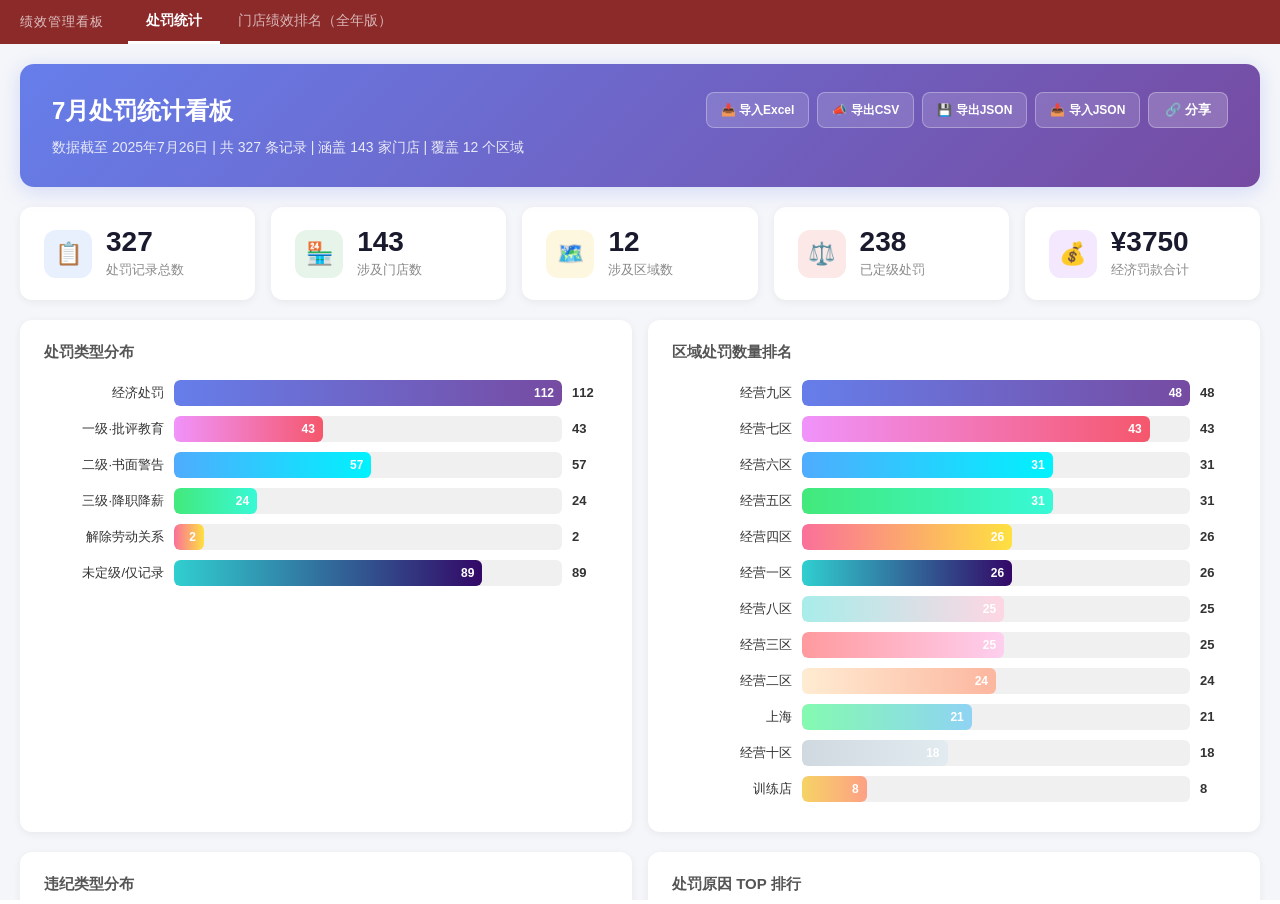
<file: 绩效管理看板_统一版.html>
<!DOCTYPE html>
<html lang="zh-CN">
<head>
<meta charset="UTF-8">
<meta name="viewport" content="width=device-width, initial-scale=1.0">
<title>绩效管理看板 — 处罚统计 · 门店绩效</title>
<style>
* { margin: 0; padding: 0; box-sizing: border-box; }
html, body { height: 100%; overflow: hidden; font-family: -apple-system, BlinkMacSystemFont, "Segoe UI", "PingFang SC", "Microsoft YaHei", sans-serif; }

/* ===== Top Tab Bar ===== */
.tab-bar {
  display: flex;
  align-items: center;
  background: #8C2A2A;
  padding: 0 20px;
  height: 44px;
  user-select: none;
}
.tab-bar .brand {
  color: rgba(255,255,255,.7);
  font-size: 13px;
  margin-right: 24px;
  letter-spacing: 1px;
}
.tab-btn {
  padding: 0 18px;
  height: 100%;
  display: flex;
  align-items: center;
  color: rgba(255,255,255,.65);
  font-size: 14px;
  cursor: pointer;
  border-bottom: 3px solid transparent;
  transition: all .2s;
  gap: 6px;
}
.tab-btn:hover {
  color: #fff;
  background: rgba(255,255,255,.08);
}
.tab-btn.active {
  color: #fff;
  border-bottom-color: #fff;
  font-weight: 600;
}

/* ===== Content Area ===== */
.content-area {
  height: calc(100% - 44px);
  position: relative;
}
.content-pane {
  position: absolute;
  inset: 0;
  display: none;
}
.content-pane.active {
  display: block;
}
.content-pane iframe {
  width: 100%;
  height: 100%;
  border: none;
}

/* ===== Loading ===== */
.loading {
  position: absolute;
  inset: 0;
  display: flex;
  align-items: center;
  justify-content: center;
  color: #999;
  font-size: 14px;
}
</style>
</head>
<body>

<div class="tab-bar">
  <span class="brand">绩效管理看板</span>
  <div class="tab-btn active" data-pane="punish" onclick="switchTab('punish')">
    处罚统计
  </div>
  <div class="tab-btn" data-pane="perf" onclick="switchTab('perf')">
    门店绩效排名（全年版）
  </div>
</div>

<div class="content-area">
  <div class="content-pane active" id="pane-punish">
    <div class="loading">加载中...</div>
    <iframe id="iframe-punish" onload="hideLoading(this)"></iframe>
  </div>
  <div class="content-pane" id="pane-perf">
    <div class="loading">加载中...</div>
    <iframe id="iframe-perf" onload="hideLoading(this)"></iframe>
  </div>
</div>

<script>
function switchTab(name) {
  document.querySelectorAll('.tab-btn').forEach(function(btn) {
    btn.classList.toggle('active', btn.dataset.pane === name);
  });
  document.querySelectorAll('.content-pane').forEach(function(pane) {
    pane.classList.toggle('active', pane.id === 'pane-' + name);
  });

  // Lazy-load iframe on first switch
  var iframe = document.getElementById('iframe-' + name);
  if (iframe && !iframe.src) {
    if (name === 'punish') {
      iframe.src = '处罚统计看板.html';
    } else {
      iframe.src = '门店绩效排名_2026年全年版.html';
    }
  }
}

function hideLoading(iframe) {
  var pane = iframe.parentElement;
  var loading = pane.querySelector('.loading');
  if (loading) loading.style.display = 'none';
}

// Load default pane on start
(function init() {
  var iframe = document.getElementById('iframe-punish');
  iframe.src = '处罚统计看板.html';
})();
</script>

</body>
</html>
</file>
